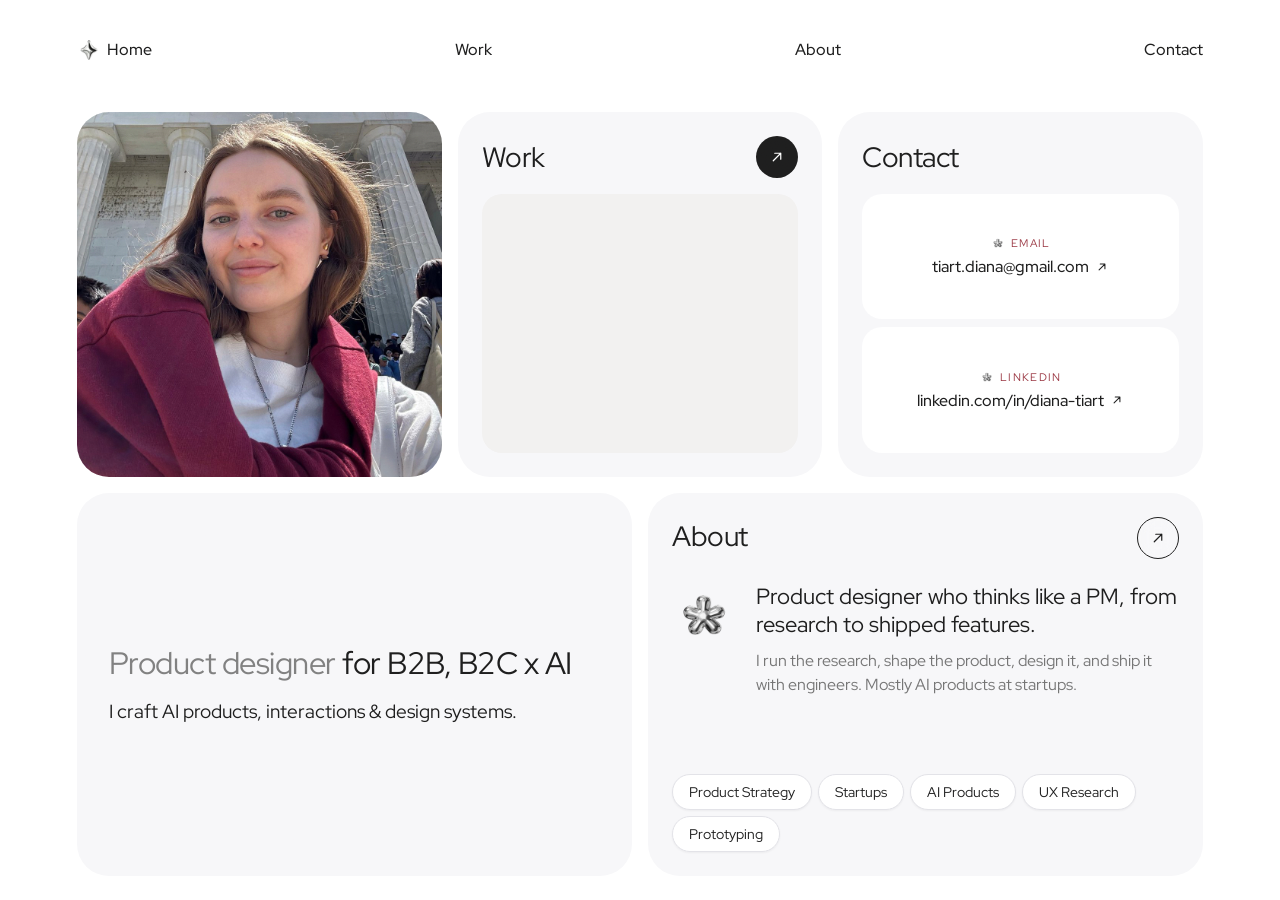
<file: site/index.html>
<!doctype html>
<html lang="en">
<head>
  <meta charset="UTF-8">
  <meta name="viewport" content="width=device-width, initial-scale=1">
  <title>Diana Tiart — Product Designer</title>
  <link rel="icon" type="image/png" href="assets/favicon.png">
  <meta property="og:type" content="website">
  <meta property="og:title" content="Diana Tiart — Product Designer">
  <meta property="og:description" content="Diana Tiart — Product Designer crafting AI-native product experiences, from research to design systems.">
  <meta name="description" content="Diana Tiart — Product Designer crafting AI-native product experiences, from research to design systems.">

  <link rel="preconnect" href="https://fonts.googleapis.com">
  <link rel="preconnect" href="https://fonts.gstatic.com" crossorigin>
  <link href="https://fonts.googleapis.com/css2?family=Red+Hat+Display:wght@400;500&display=swap" rel="stylesheet">

  <link rel="stylesheet" href="styles.css?v=202">
</head>
<body>
  <div class="grain" aria-hidden="true"></div>

  <header class="nav-wrap">
    <nav class="pill-nav">
      <a href="/" class="pill-nav__item is-active">
        <span class="pill-nav__icon" aria-hidden="true"><img class="pill-nav__icon-img" src="assets/menu-star.png?v=3" alt="" width="24" height="24"></span>
        <span class="pill-nav__label"><span class="pill-nav__label-inner">Home</span><span class="pill-nav__label-inner" aria-hidden="true">Home</span></span>
      </a>
      <a href="/work" class="pill-nav__item">
        <span class="pill-nav__icon" aria-hidden="true"><img class="pill-nav__icon-img" src="assets/menu-star.png?v=3" alt="" width="24" height="24"></span>
        <span class="pill-nav__label"><span class="pill-nav__label-inner">Work</span><span class="pill-nav__label-inner" aria-hidden="true">Work</span></span>
      </a>
      <a href="/about" class="pill-nav__item">
        <span class="pill-nav__icon" aria-hidden="true"><img class="pill-nav__icon-img" src="assets/menu-star.png?v=3" alt="" width="24" height="24"></span>
        <span class="pill-nav__label"><span class="pill-nav__label-inner">About</span><span class="pill-nav__label-inner" aria-hidden="true">About</span></span>
      </a>
      <a href="/contact" class="pill-nav__item">
        <span class="pill-nav__icon" aria-hidden="true"><img class="pill-nav__icon-img" src="assets/menu-star.png?v=3" alt="" width="24" height="24"></span>
        <span class="pill-nav__label"><span class="pill-nav__label-inner">Contact</span><span class="pill-nav__label-inner" aria-hidden="true">Contact</span></span>
      </a>
    </nav>
  </header>

  <main>
    <section class="hero hero--bento" id="home">
      <div class="bento rise-group is-page-hero">

        <!-- Row 1 — three squares: photo, Work, Contact -->
        <div class="tile bento__photo rise" style="--d:120ms">
          <img class="hero-photo-img" src="assets/diana-photo-tile.jpg?v=5" alt="Diana Tiart smiling, taking a selfie in front of the Lincoln Memorial" width="960" height="960">
        </div>

        <a class="tile bento__work rise" style="--d:200ms" href="/work" aria-label="Work">
          <div class="bento__head">
            <span class="tile__title">Work</span>
            <span class="tile__arrow tile__arrow--solid" aria-hidden="true"><svg width="18" height="18" viewBox="0 0 24 24" fill="none"><path d="M7 17L17 7M17 7H9M17 7V15" stroke="currentColor" stroke-width="1.6" stroke-linecap="round" stroke-linejoin="round"/></svg></span>
          </div>
          <div class="bento__reel" aria-hidden="true">
            <div class="bento__slide bento__slide--1">
              <video autoplay loop muted playsinline poster="assets/seo-flow-3-brief.jpg?v=4">
                <source src="assets/seo-cover.webm?v=2" type="video/webm">
                <source src="assets/seo-cover.mp4?v=2" type="video/mp4">
              </video>
            </div>
            <div class="bento__slide bento__slide--2">
              <video autoplay loop muted playsinline>
                <source src="assets/search-cover.webm?v=3" type="video/webm">
                <source src="assets/search-cover.mp4?v=3" type="video/mp4">
              </video>
            </div>
            <div class="bento__slide bento__slide--3">
              <video autoplay loop muted playsinline poster="assets/ios-cover-poster.jpg?v=1">
                <source src="assets/ios-cover.webm?v=1" type="video/webm">
                <source src="assets/ios-cover.mp4?v=1" type="video/mp4">
              </video>
            </div>
          </div>
        </a>

        <div class="tile bento__contact rise" style="--d:280ms">
          <div class="bento__head">
            <span class="tile__title">Contact</span>
          </div>
          <div class="bento__plaques">
            <a class="contact-mini" href="mailto:tiart.diana@gmail.com">
              <span class="contact-mini__eyebrow"><img class="contact-mini__star" src="assets/about-glass-star.png" alt="" width="14" height="14">Email</span>
              <span class="contact-mini__link">tiart.diana@gmail.com<svg width="14" height="14" viewBox="0 0 24 24" fill="none" aria-hidden="true"><path d="M7 17L17 7M17 7H9M17 7V15" stroke="currentColor" stroke-width="1.8" stroke-linecap="round" stroke-linejoin="round"/></svg></span>
            </a>
            <a class="contact-mini" href="https://www.linkedin.com/in/diana-tiart/" target="_blank" rel="noopener noreferrer">
              <span class="contact-mini__eyebrow"><img class="contact-mini__star" src="assets/about-glass-star.png" alt="" width="14" height="14">LinkedIn</span>
              <span class="contact-mini__link">linkedin.com/in/diana-tiart<svg width="14" height="14" viewBox="0 0 24 24" fill="none" aria-hidden="true"><path d="M7 17L17 7M17 7H9M17 7V15" stroke="currentColor" stroke-width="1.8" stroke-linecap="round" stroke-linejoin="round"/></svg></span>
            </a>
          </div>
        </div>

        <!-- Row 2 — who I am + About -->
        <div class="tile bento__id rise" style="--d:360ms">
          <h1 class="hero__heading">
            <span class="muted">Product&nbsp;designer</span> for&nbsp;B2B,&nbsp;B2C&nbsp;x&nbsp;AI
          </h1>
          <p class="hero__sub">
            I craft&nbsp;AI products, interactions &amp; design systems.
          </p>
        </div>

        <a class="tile tile--about bento__about rise" style="--d:440ms" href="/about">
          <div class="about-head">
            <span class="tile__title">About</span>
            <span class="tile__arrow tile__arrow--outline" aria-hidden="true"><svg width="18" height="18" viewBox="0 0 24 24" fill="none"><path d="M7 17L17 7M17 7H9M17 7V15" stroke="currentColor" stroke-width="1.6" stroke-linecap="round" stroke-linejoin="round"/></svg></span>
          </div>
          <div class="about-tagline-row">
            <img class="about-icon" src="assets/about-glass-star.png" alt="" width="56" height="56">
            <div class="about-copy">
              <p class="about-tagline">Product designer who thinks like a PM, from research to shipped features.</p>
              <p class="about-support">I run the research, shape the product, design it, and ship it with engineers. Mostly AI products at startups.</p>
            </div>
          </div>
          <div class="about-chips">
            <span class="about-chip">Product Strategy</span>
            <span class="about-chip">Startups</span>
            <span class="about-chip">AI Products</span>
            <span class="about-chip">UX Research</span>
            <span class="about-chip">Prototyping</span>
          </div>
        </a>

      </div>
    </section>
  </main>

  <script src="script.js?v=24"></script>
</body>
</html>
</file>
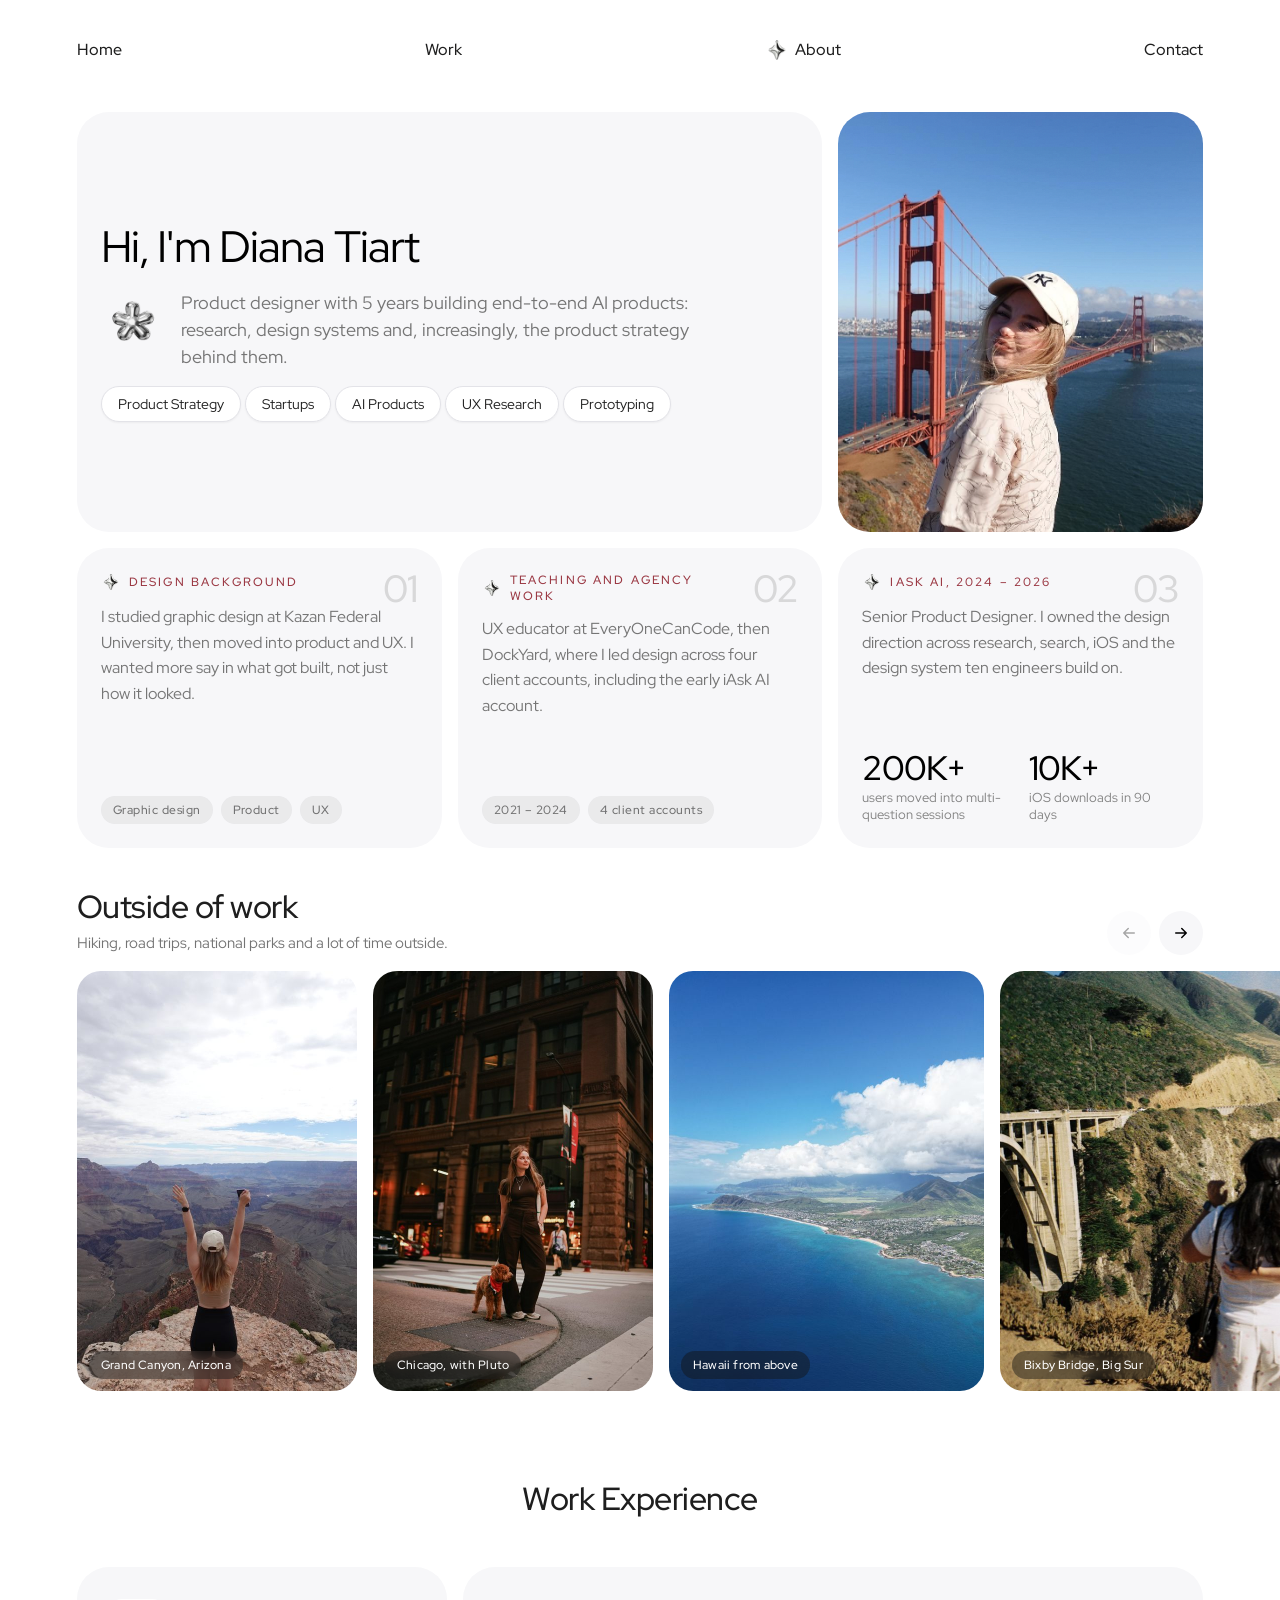
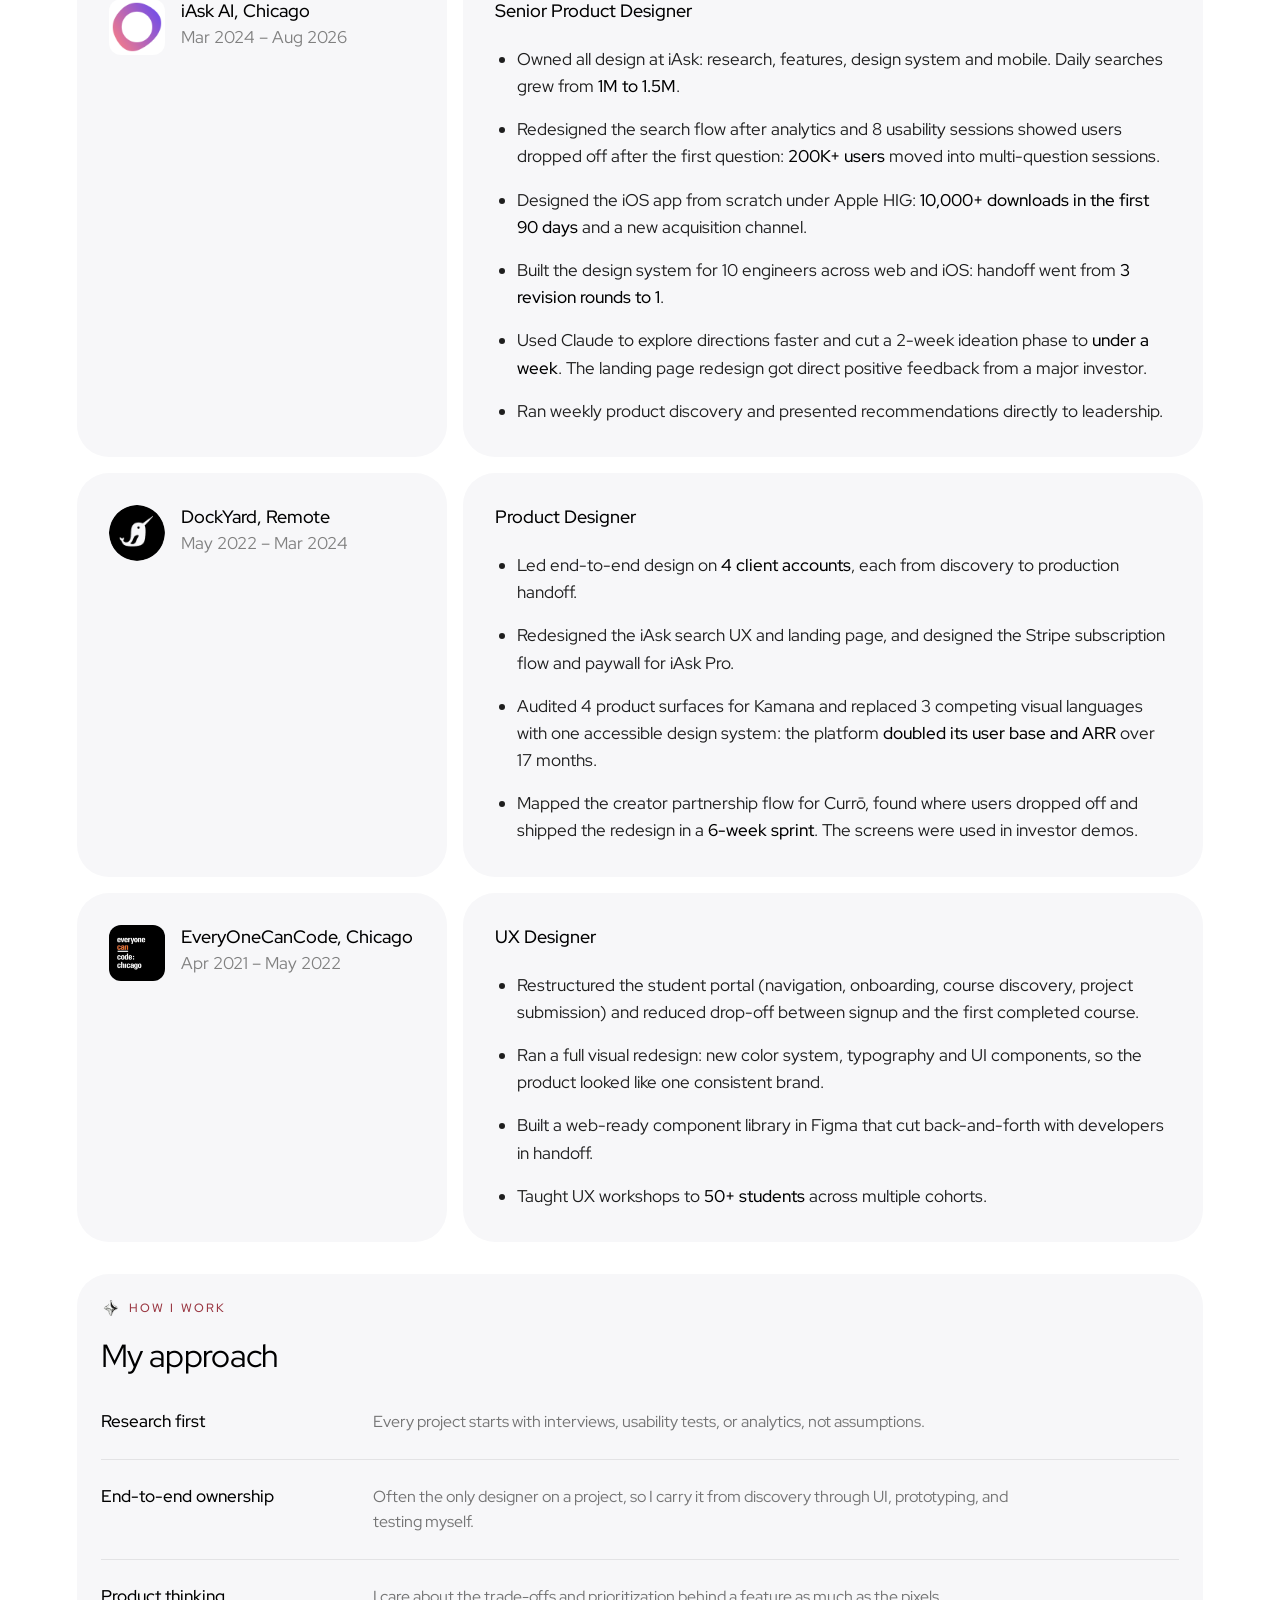
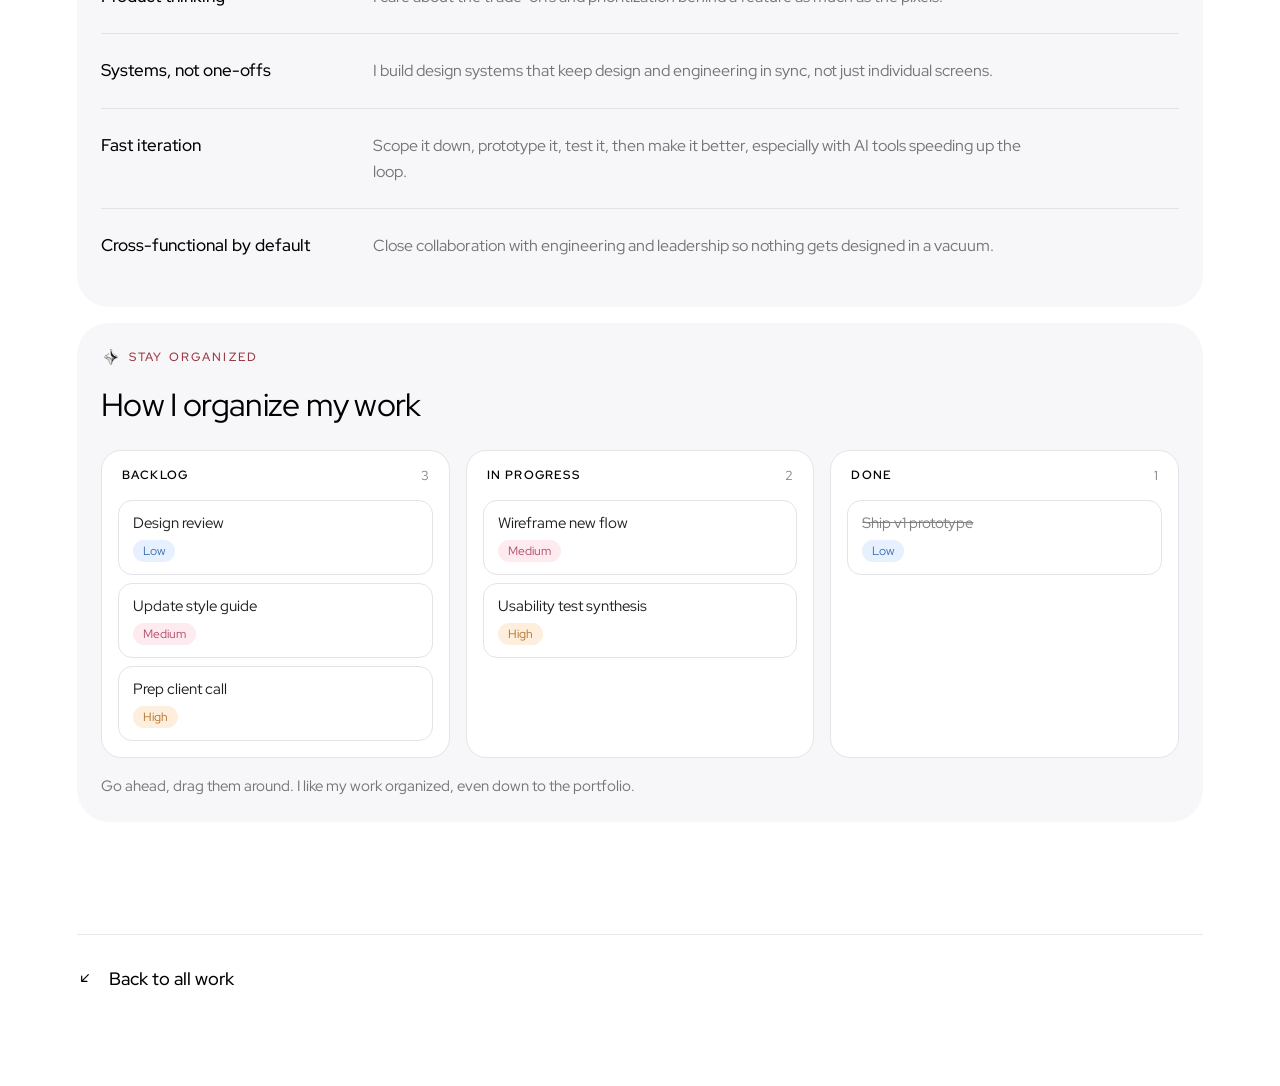
<file: site/about.html>
<!doctype html>
<html lang="en">
<head>
  <meta charset="UTF-8">
  <meta name="viewport" content="width=device-width, initial-scale=1">
  <title>About — Diana Tiart</title>
  <link rel="icon" type="image/png" href="assets/favicon.png">
  <meta property="og:type" content="website">
  <meta property="og:title" content="About — Diana Tiart">
  <meta property="og:description" content="Diana Tiart — Product Designer. My story, a few photos, and a timeline of where I've worked.">
  <meta name="description" content="Diana Tiart — Product Designer. My story, a few photos, and a timeline of where I've worked.">

  <link rel="preconnect" href="https://fonts.googleapis.com">
  <link rel="preconnect" href="https://fonts.gstatic.com" crossorigin>
  <link href="https://fonts.googleapis.com/css2?family=Red+Hat+Display:wght@400;500&display=swap" rel="stylesheet">

  <link rel="stylesheet" href="styles.css?v=202">
</head>
<body>
  <div class="grain" aria-hidden="true"></div>

  <header class="nav-wrap">
    <nav class="pill-nav">
      <a href="/" class="pill-nav__item">
        <span class="pill-nav__icon" aria-hidden="true"><img class="pill-nav__icon-img" src="assets/menu-star.png?v=3" alt="" width="24" height="24"></span>
        <span class="pill-nav__label"><span class="pill-nav__label-inner">Home</span><span class="pill-nav__label-inner" aria-hidden="true">Home</span></span>
      </a>
      <a href="/work" class="pill-nav__item">
        <span class="pill-nav__icon" aria-hidden="true"><img class="pill-nav__icon-img" src="assets/menu-star.png?v=3" alt="" width="24" height="24"></span>
        <span class="pill-nav__label"><span class="pill-nav__label-inner">Work</span><span class="pill-nav__label-inner" aria-hidden="true">Work</span></span>
      </a>
      <a href="/about" class="pill-nav__item is-active">
        <span class="pill-nav__icon" aria-hidden="true"><img class="pill-nav__icon-img" src="assets/menu-star.png?v=3" alt="" width="24" height="24"></span>
        <span class="pill-nav__label"><span class="pill-nav__label-inner">About</span><span class="pill-nav__label-inner" aria-hidden="true">About</span></span>
      </a>
      <a href="/contact" class="pill-nav__item">
        <span class="pill-nav__icon" aria-hidden="true"><img class="pill-nav__icon-img" src="assets/menu-star.png?v=3" alt="" width="24" height="24"></span>
        <span class="pill-nav__label"><span class="pill-nav__label-inner">Contact</span><span class="pill-nav__label-inner" aria-hidden="true">Contact</span></span>
      </a>
    </nav>
  </header>

  <main>
    <section class="about-page">
      <div class="about-grid rise-group is-page-hero">

        <!-- Identity + portrait -->
        <div class="about-block about-block--identity span-4 rise" style="--d:80ms">
          <h1 class="about-identity__heading">Hi, I'm Diana Tiart</h1>
          <div class="about-tagline-row">
            <img class="about-icon" src="assets/about-glass-star.png" alt="" width="64" height="64">
            <p class="about-identity__sub">Product designer with 5 years building end-to-end AI products: research, design systems and, increasingly, the product strategy behind them.</p>
          </div>
          <div class="about-chips">
            <span class="about-chip">Product Strategy</span>
            <span class="about-chip">Startups</span>
            <span class="about-chip">AI Products</span>
            <span class="about-chip">UX Research</span>
            <span class="about-chip">Prototyping</span>
          </div>
        </div>

        <div class="about-block about-block--photo span-2 rise" style="--d:120ms">
          <img src="assets/diana-golden-gate.jpg?v=2" alt="Diana Tiart at the Golden Gate Bridge, San Francisco">
        </div>

        <!-- Story: three steps, colour-coded -->
        <div class="about-block about-block--step about-block--step-1 span-2 rise" style="--d:160ms">
          <span class="step__num" aria-hidden="true">01</span>
          <span class="about-block__eyebrow about-block__eyebrow--icon"><img src="assets/menu-star.png?v=3" alt="" width="20" height="20">Design background</span>
          <p class="about-block__text">I studied graphic design at Kazan Federal University, then moved into product and UX. I wanted more say in what got built, not just how it looked.</p>
          <div class="step__chips"><span>Graphic design</span><span>Product</span><span>UX</span></div>
        </div>

        <div class="about-block about-block--step about-block--step-2 span-2 rise" style="--d:200ms">
          <span class="step__num" aria-hidden="true">02</span>
          <span class="about-block__eyebrow about-block__eyebrow--icon"><img src="assets/menu-star.png?v=3" alt="" width="20" height="20">Teaching and agency work</span>
          <p class="about-block__text">UX educator at EveryOneCanCode, then DockYard, where I led design across four client accounts, including the early iAsk AI account.</p>
          <div class="step__chips"><span>2021 – 2024</span><span>4 client accounts</span></div>
        </div>

        <div class="about-block about-block--step about-block--step-3 span-2 rise" style="--d:240ms">
          <span class="step__num" aria-hidden="true">03</span>
          <span class="about-block__eyebrow about-block__eyebrow--icon"><img src="assets/menu-star.png?v=3" alt="" width="20" height="20">iAsk AI, 2024 – 2026</span>
          <p class="about-block__text">Senior Product Designer. I owned the design direction across research, search, iOS and the design system ten engineers build on.</p>
          <div class="step__stats">
            <div><strong>200K+</strong><span>users moved into multi-question sessions</span></div>
            <div><strong>10K+</strong><span>iOS downloads in 90 days</span></div>
          </div>
        </div>

        <!-- Life outside work: horizontal photo slider -->
        <div class="about-life span-6 rise" style="--d:300ms">
          <div class="about-life__head">
            <div>
              <h2 class="about-life__heading">Outside of work</h2>
              <p class="about-life__sub">Hiking, road trips, national parks and a lot of time outside.</p>
            </div>
            <div class="about-life__nav">
              <button type="button" class="life__btn" data-dir="-1" aria-label="Previous photos"><svg width="18" height="18" viewBox="0 0 24 24" fill="none" aria-hidden="true"><path d="M19 12H5M11 6l-6 6 6 6" stroke="currentColor" stroke-width="2" stroke-linecap="round" stroke-linejoin="round"/></svg></button>
              <button type="button" class="life__btn" data-dir="1" aria-label="Next photos"><svg width="18" height="18" viewBox="0 0 24 24" fill="none" aria-hidden="true"><path d="M5 12h14M13 6l6 6-6 6" stroke="currentColor" stroke-width="2" stroke-linecap="round" stroke-linejoin="round"/></svg></button>
            </div>
          </div>
          <div class="life__track" tabindex="0" role="group" aria-label="Photo slider">
            <figure class="life__item">
              <img src="assets/life-01.jpg?v=1" alt="Diana from behind with arms raised at the Grand Canyon" height="420" loading="lazy"><figcaption>Grand Canyon, Arizona</figcaption>
            </figure>
            <figure class="life__item">
              <img src="assets/life-09.jpg?v=1" alt="Diana in Chicago standing at a street corner with her dog Pluto in a red bandana" height="420" loading="lazy"><figcaption>Chicago, with Pluto</figcaption>
            </figure>
            <figure class="life__item">
              <img src="assets/life-02.jpg?v=1" alt="Aerial view of a Hawaiian coastline and mountains" height="420" loading="lazy"><figcaption>Hawaii from above</figcaption>
            </figure>
            <figure class="life__item">
              <img src="assets/life-03.jpg?v=1" alt="Two friends hugging in front of Bixby Bridge on the California coast" height="420" loading="lazy"><figcaption>Bixby Bridge, Big Sur</figcaption>
            </figure>
            <figure class="life__item">
              <img src="assets/life-04.jpg?v=1" alt="The green Na Pali cliffs seen from Kalalau Lookout, Kauai" height="420" loading="lazy"><figcaption>Kalalau Lookout, Kauai</figcaption>
            </figure>
            <figure class="life__item">
              <img src="assets/life-05.jpg?v=3" alt="Diana sitting on a boulder by the turquoise water of Lake Tahoe" height="420" loading="lazy"><figcaption>Lake Tahoe</figcaption>
            </figure>
            <figure class="life__item">
              <img src="assets/life-10.jpg?v=1" alt="Diana sitting on a granite ledge at Glacier Point with Half Dome glowing at sunset behind her" height="420" loading="lazy"><figcaption>Glacier Point, Yosemite</figcaption>
            </figure>
            <figure class="life__item">
              <img src="assets/life-06.jpg?v=1" alt="Pigeon Point lighthouse on a rocky cliff" height="420" loading="lazy"><figcaption>Pigeon Point, California</figcaption>
            </figure>
            <figure class="life__item">
              <img src="assets/life-07.jpg?v=1" alt="Two friends walking on a beach at sunset, shot on film" height="420" loading="lazy"><figcaption>California coast</figcaption>
            </figure>
            <figure class="life__item">
              <img src="assets/life-08.jpg?v=1" alt="Diana shielding her eyes from the sun on a lava field" height="420" loading="lazy"><figcaption>Big Island, Hawaii</figcaption>
            </figure>
          </div>
        </div>

        <!-- Work experience: two-card rows (company on the left, role and
             highlights on the right). Bullets are condensed from the resume; the logo tiles are placeholders until the real company
             logos are dropped in. -->
        <div class="about-experience span-6 rise" style="--d:340ms">
          <h2 class="about-experience__heading">Work Experience</h2>

          <article class="exp-row">
            <div class="exp-card exp-card--company">
              <span class="exp-logo exp-logo--iask"><img src="assets/logo-iask.png?v=1" alt="iAsk AI logo" width="56" height="56"></span>
              <div class="exp-company">
                <h3 class="exp-company__name">iAsk AI, Chicago</h3>
                <p class="exp-company__dates">Mar 2024 – Aug 2026</p>
              </div>
            </div>
            <div class="exp-card exp-card--role">
              <h3 class="exp-role">Senior Product Designer</h3>
              <ul class="exp-list">
              <li>Owned all design at iAsk: research, features, design system and mobile. Daily searches grew from <strong>1M to 1.5M</strong>.</li>
              <li>Redesigned the search flow after analytics and 8 usability sessions showed users dropped off after the first question: <strong>200K+ users</strong> moved into multi-question sessions.</li>
              <li>Designed the iOS app from scratch under Apple HIG: <strong>10,000+ downloads in the first 90 days</strong> and a new acquisition channel.</li>
              <li>Built the design system for 10 engineers across web and iOS: handoff went from <strong>3 revision rounds to 1</strong>.</li>
              <li>Used Claude to explore directions faster and cut a 2-week ideation phase to <strong>under a week</strong>. The landing page redesign got direct positive feedback from a major investor.</li>
              <li>Ran weekly product discovery and presented recommendations directly to leadership.</li>
            </ul>
            </div>
          </article>

          <article class="exp-row">
            <div class="exp-card exp-card--company">
              <span class="exp-logo exp-logo--dockyard"><img src="assets/logo-dockyard.png?v=1" alt="DockYard logo" width="56" height="56"></span>
              <div class="exp-company">
                <h3 class="exp-company__name">DockYard, Remote</h3>
                <p class="exp-company__dates">May 2022 – Mar 2024</p>
              </div>
            </div>
            <div class="exp-card exp-card--role">
              <h3 class="exp-role">Product Designer</h3>
              <ul class="exp-list">
              <li>Led end-to-end design on <strong>4 client accounts</strong>, each from discovery to production handoff.</li>
              <li>Redesigned the iAsk search UX and landing page, and designed the Stripe subscription flow and paywall for iAsk Pro.</li>
              <li>Audited 4 product surfaces for Kamana and replaced 3 competing visual languages with one accessible design system: the platform <strong>doubled its user base and ARR</strong> over 17 months.</li>
              <li>Mapped the creator partnership flow for Currō, found where users dropped off and shipped the redesign in a <strong>6-week sprint</strong>. The screens were used in investor demos.</li>
            </ul>
            </div>
          </article>

          <article class="exp-row">
            <div class="exp-card exp-card--company">
              <span class="exp-logo exp-logo--ecc"><img src="assets/logo-ecc.jpg?v=1" alt="EveryOneCanCode logo" width="56" height="56"></span>
              <div class="exp-company">
                <h3 class="exp-company__name">EveryOneCanCode, Chicago</h3>
                <p class="exp-company__dates">Apr 2021 – May 2022</p>
              </div>
            </div>
            <div class="exp-card exp-card--role">
              <h3 class="exp-role">UX Designer</h3>
              <ul class="exp-list">
              <li>Restructured the student portal (navigation, onboarding, course discovery, project submission) and reduced drop-off between signup and the first completed course.</li>
              <li>Ran a full visual redesign: new color system, typography and UI components, so the product looked like one consistent brand.</li>
              <li>Built a web-ready component library in Figma that cut back-and-forth with developers in handoff.</li>
              <li>Taught UX workshops to <strong>50+ students</strong> across multiple cohorts.</li>
            </ul>
            </div>
          </article>
        </div>

        <!-- How I work — design philosophy, laid out as a label/description
             list (Diana's reference: bohdana.design). Content drafted from
             what's already known about her actual workflow — hers to edit,
             not copied from that reference site. -->
        <div class="about-block about-block--philosophy span-6 rise" style="--d:360ms">
          <span class="about-block__eyebrow about-block__eyebrow--icon"><img src="assets/menu-star.png?v=3" alt="" width="20" height="20">How I Work</span>
          <h2 class="about-block__heading">My approach</h2>
          <div class="about-philosophy-list">
            <div class="about-philosophy-row">
              <span class="about-philosophy-row__label">Research first</span>
              <p class="about-philosophy-row__desc">Every project starts with interviews, usability tests, or analytics, not assumptions.</p>
            </div>
            <div class="about-philosophy-row">
              <span class="about-philosophy-row__label">End-to-end ownership</span>
              <p class="about-philosophy-row__desc">Often the only designer on a project, so I carry it from discovery through UI, prototyping, and testing myself.</p>
            </div>
            <div class="about-philosophy-row">
              <span class="about-philosophy-row__label">Product thinking</span>
              <p class="about-philosophy-row__desc">I care about the trade-offs and prioritization behind a feature as much as the pixels.</p>
            </div>
            <div class="about-philosophy-row">
              <span class="about-philosophy-row__label">Systems, not one-offs</span>
              <p class="about-philosophy-row__desc">I build design systems that keep design and engineering in sync, not just individual screens.</p>
            </div>
            <div class="about-philosophy-row">
              <span class="about-philosophy-row__label">Fast iteration</span>
              <p class="about-philosophy-row__desc">Scope it down, prototype it, test it, then make it better, especially with AI tools speeding up the loop.</p>
            </div>
            <div class="about-philosophy-row">
              <span class="about-philosophy-row__label">Cross-functional by default</span>
              <p class="about-philosophy-row__desc">Close collaboration with engineering and leadership so nothing gets designed in a vacuum.</p>
            </div>
          </div>
        </div>

        <!-- Interactive mini task-board — playful, drag-to-reorder demo of
             how she stays organized. Placeholder task names only (per
             Diana's call); nothing here persists after a page reload. -->
        <div class="about-block about-block--board span-6 rise" style="--d:400ms">
          <span class="about-block__eyebrow about-block__eyebrow--icon"><img src="assets/menu-star.png?v=3" alt="" width="20" height="20">Stay Organized</span>
          <h2 class="about-block__heading">How I organize my work</h2>
          <div class="mini-board" id="mini-board">
            <div class="mini-board__col">
              <div class="mini-board__col-head">
                <span class="mini-board__col-title">Backlog</span>
                <span class="mini-board__count">3</span>
              </div>
              <div class="mini-board__list">
                <div class="mini-board__card">
                  <span class="mini-board__card-title">Design review</span>
                  <span class="mini-board__tag mini-board__tag--low">Low</span>
                </div>
                <div class="mini-board__card">
                  <span class="mini-board__card-title">Update style guide</span>
                  <span class="mini-board__tag mini-board__tag--medium">Medium</span>
                </div>
                <div class="mini-board__card">
                  <span class="mini-board__card-title">Prep client call</span>
                  <span class="mini-board__tag mini-board__tag--high">High</span>
                </div>
              </div>
            </div>
            <div class="mini-board__col">
              <div class="mini-board__col-head">
                <span class="mini-board__col-title">In Progress</span>
                <span class="mini-board__count">2</span>
              </div>
              <div class="mini-board__list">
                <div class="mini-board__card">
                  <span class="mini-board__card-title">Wireframe new flow</span>
                  <span class="mini-board__tag mini-board__tag--medium">Medium</span>
                </div>
                <div class="mini-board__card">
                  <span class="mini-board__card-title">Usability test synthesis</span>
                  <span class="mini-board__tag mini-board__tag--high">High</span>
                </div>
              </div>
            </div>
            <div class="mini-board__col mini-board__col--done">
              <div class="mini-board__col-head">
                <span class="mini-board__col-title">Done</span>
                <span class="mini-board__count">1</span>
              </div>
              <div class="mini-board__list">
                <div class="mini-board__card mini-board__card--done">
                  <span class="mini-board__card-title">Ship v1 prototype</span>
                  <span class="mini-board__tag mini-board__tag--low">Low</span>
                </div>
              </div>
            </div>
          </div>
          <p class="about-block__text about-board-hint">Go ahead, drag them around. I like my work organized, even down to the portfolio.</p>
        </div>

        <div class="case-footer span-6 rise" style="--d:520ms">
          <a class="case-footer__next case-footer__next--back" href="/work">
            <svg width="16" height="16" viewBox="0 0 24 24" fill="none"><path d="M7 17L17 7M17 7H9M17 7V15" stroke="currentColor" stroke-width="1.8" stroke-linecap="round" stroke-linejoin="round"/></svg>
            Back to all work
          </a>
        </div>

      </div>
    </section>
  </main>

  <script src="script.js?v=24"></script>
</body>
</html>
</file>
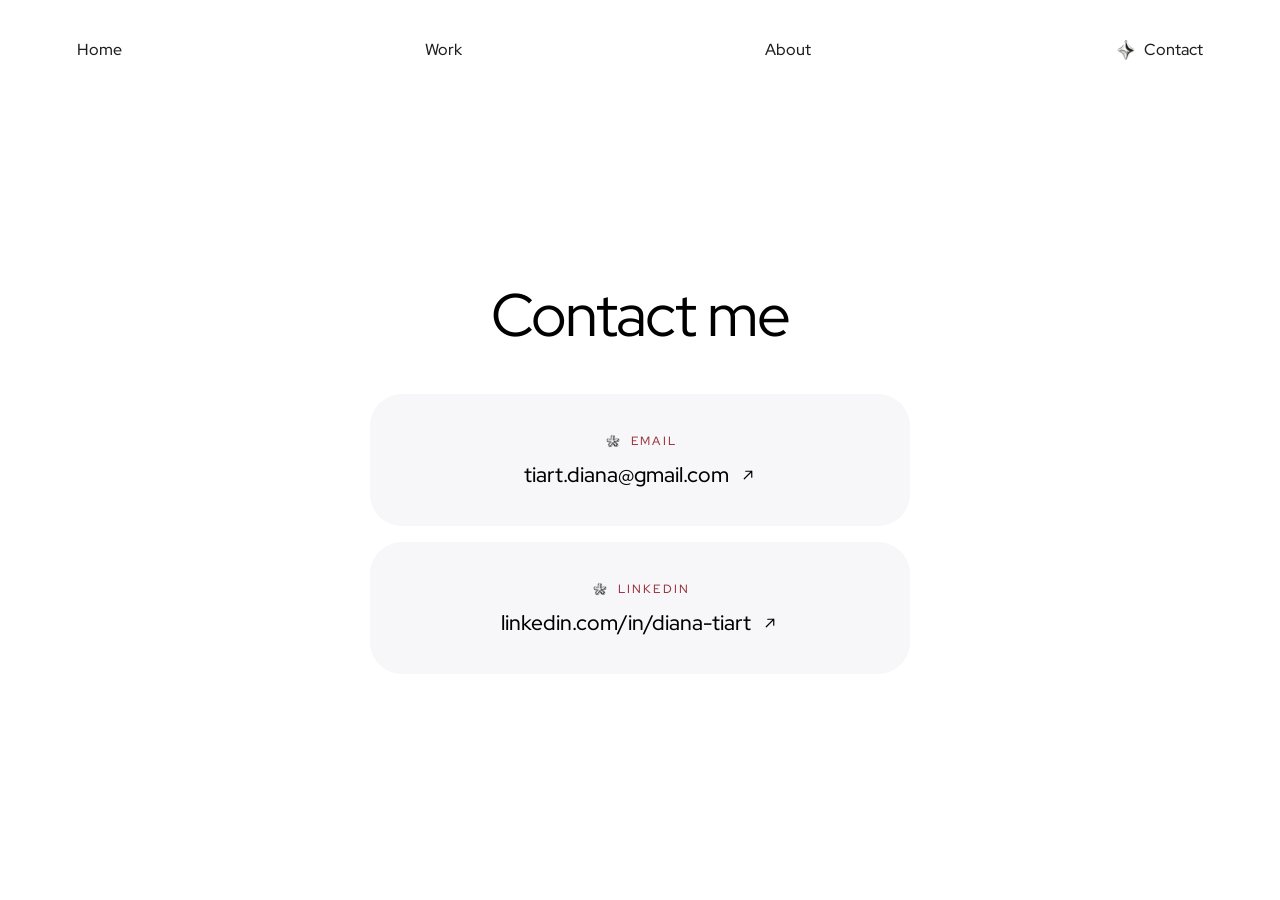
<file: site/contact.html>
<!doctype html>
<html lang="en">
<head>
  <meta charset="UTF-8">
  <meta name="viewport" content="width=device-width, initial-scale=1">
  <title>Contact — Diana Tiart</title>
  <link rel="icon" type="image/png" href="assets/favicon.png">
  <meta property="og:type" content="website">
  <meta property="og:title" content="Contact — Diana Tiart">
  <meta property="og:description" content="Contact Diana Tiart, product designer. Email or LinkedIn.">
  <meta name="description" content="Contact Diana Tiart, product designer. Email or LinkedIn.">

  <link rel="preconnect" href="https://fonts.googleapis.com">
  <link rel="preconnect" href="https://fonts.gstatic.com" crossorigin>
  <link href="https://fonts.googleapis.com/css2?family=Red+Hat+Display:wght@400;500&display=swap" rel="stylesheet">

  <link rel="stylesheet" href="styles.css?v=202">
</head>
<body>
  <div class="grain" aria-hidden="true"></div>

  <header class="nav-wrap">
    <nav class="pill-nav">
      <a href="/" class="pill-nav__item">
        <span class="pill-nav__icon" aria-hidden="true"><img class="pill-nav__icon-img" src="assets/menu-star.png?v=3" alt="" width="24" height="24"></span>
        <span class="pill-nav__label"><span class="pill-nav__label-inner">Home</span><span class="pill-nav__label-inner" aria-hidden="true">Home</span></span>
      </a>
      <a href="/work" class="pill-nav__item">
        <span class="pill-nav__icon" aria-hidden="true"><img class="pill-nav__icon-img" src="assets/menu-star.png?v=3" alt="" width="24" height="24"></span>
        <span class="pill-nav__label"><span class="pill-nav__label-inner">Work</span><span class="pill-nav__label-inner" aria-hidden="true">Work</span></span>
      </a>
      <a href="/about" class="pill-nav__item">
        <span class="pill-nav__icon" aria-hidden="true"><img class="pill-nav__icon-img" src="assets/menu-star.png?v=3" alt="" width="24" height="24"></span>
        <span class="pill-nav__label"><span class="pill-nav__label-inner">About</span><span class="pill-nav__label-inner" aria-hidden="true">About</span></span>
      </a>
      <a href="/contact" class="pill-nav__item is-active">
        <span class="pill-nav__icon" aria-hidden="true"><img class="pill-nav__icon-img" src="assets/menu-star.png?v=3" alt="" width="24" height="24"></span>
        <span class="pill-nav__label"><span class="pill-nav__label-inner">Contact</span><span class="pill-nav__label-inner" aria-hidden="true">Contact</span></span>
      </a>
    </nav>
  </header>

  <main>
    <section class="contact-page">
      <div class="contact-inner rise-group is-page-hero">
        <h1 class="contact-heading rise" style="--d:80ms">Contact me</h1>

        <div class="contact-block rise" style="--d:140ms">
          <span class="about-block__eyebrow about-block__eyebrow--icon"><img src="assets/about-glass-star.png" alt="" width="20" height="20">Email</span>
          <a class="contact-link" href="mailto:tiart.diana@gmail.com">
            tiart.diana@gmail.com
            <svg width="18" height="18" viewBox="0 0 24 24" fill="none"><path d="M7 17L17 7M17 7H9M17 7V15" stroke="currentColor" stroke-width="1.6" stroke-linecap="round" stroke-linejoin="round"/></svg>
          </a>
        </div>

        <div class="contact-block rise" style="--d:200ms">
          <span class="about-block__eyebrow about-block__eyebrow--icon"><img src="assets/about-glass-star.png" alt="" width="20" height="20">LinkedIn</span>
          <a class="contact-link" href="https://www.linkedin.com/in/diana-tiart/" target="_blank" rel="noopener noreferrer">
            linkedin.com/in/diana-tiart
            <svg width="18" height="18" viewBox="0 0 24 24" fill="none"><path d="M7 17L17 7M17 7H9M17 7V15" stroke="currentColor" stroke-width="1.6" stroke-linecap="round" stroke-linejoin="round"/></svg>
          </a>
        </div>
      </div>
    </section>
  </main>

  <script src="script.js?v=24"></script>
</body>
</html>
</file>
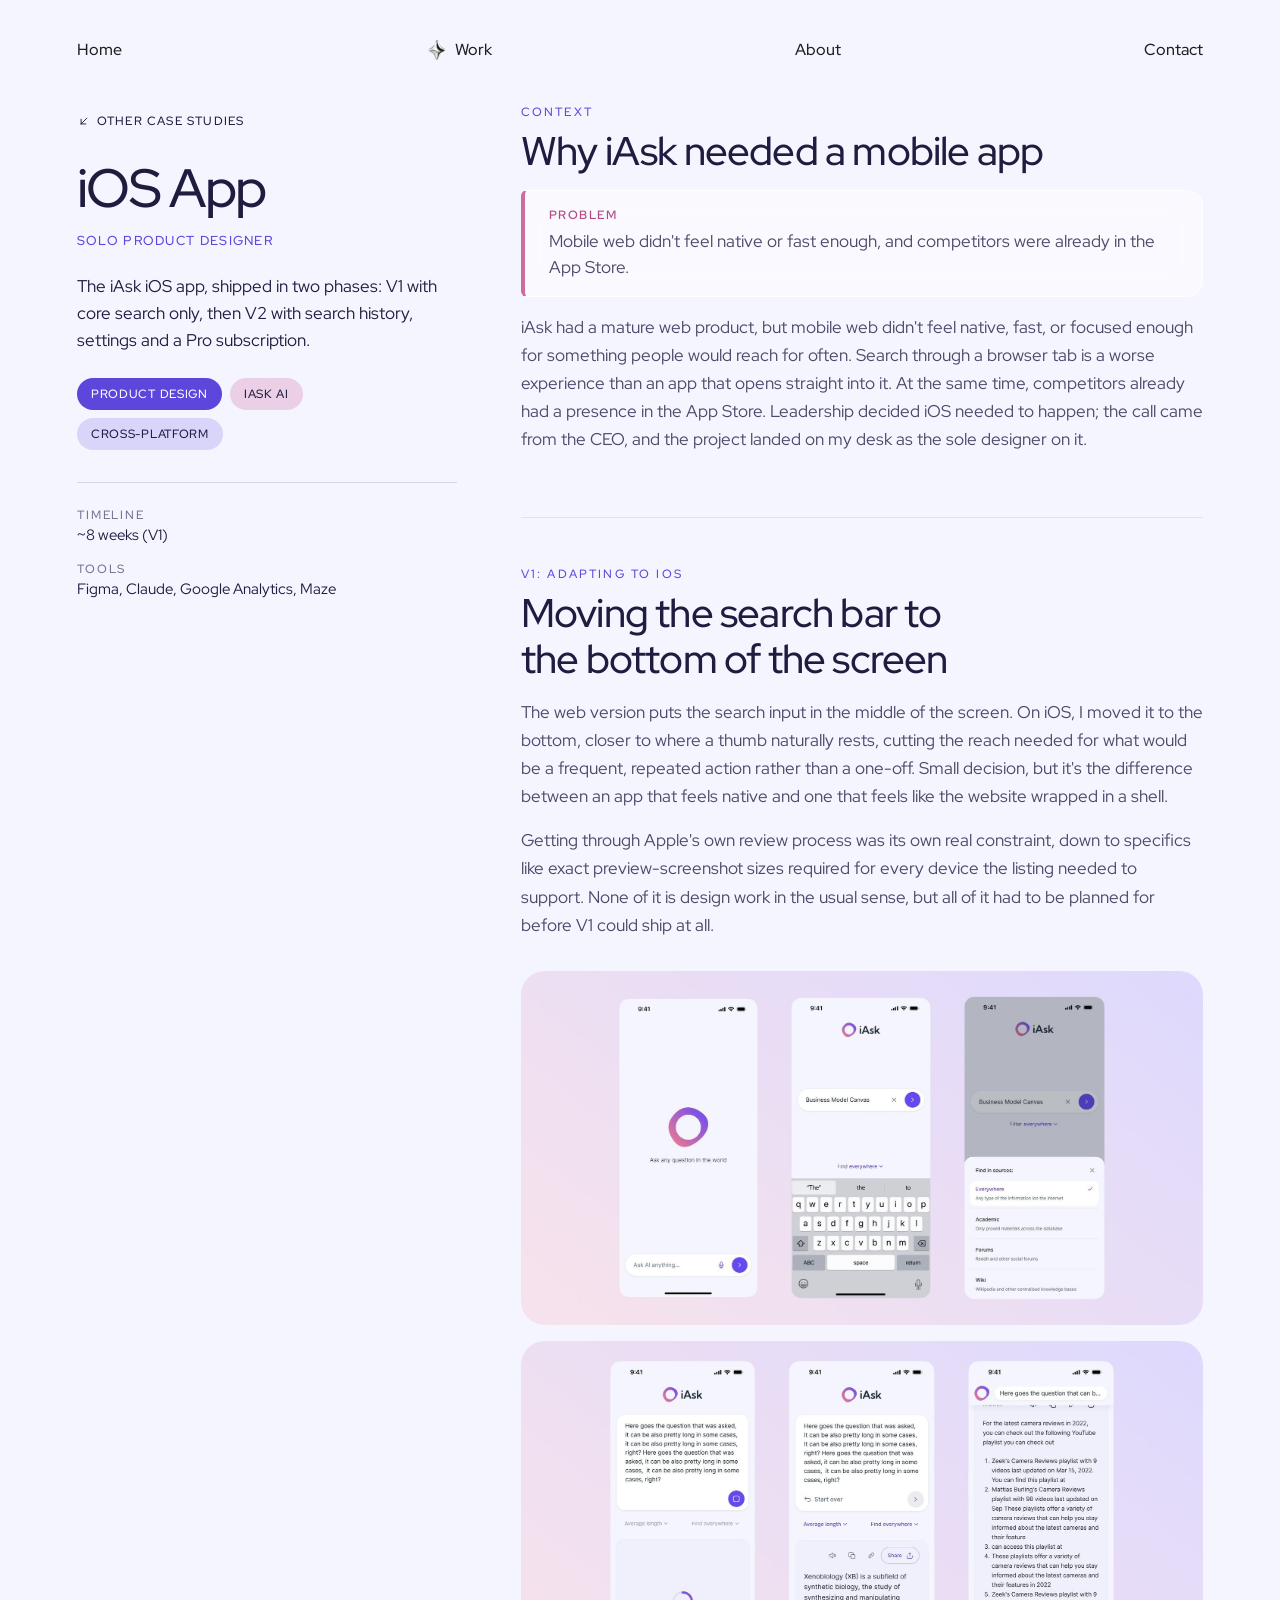
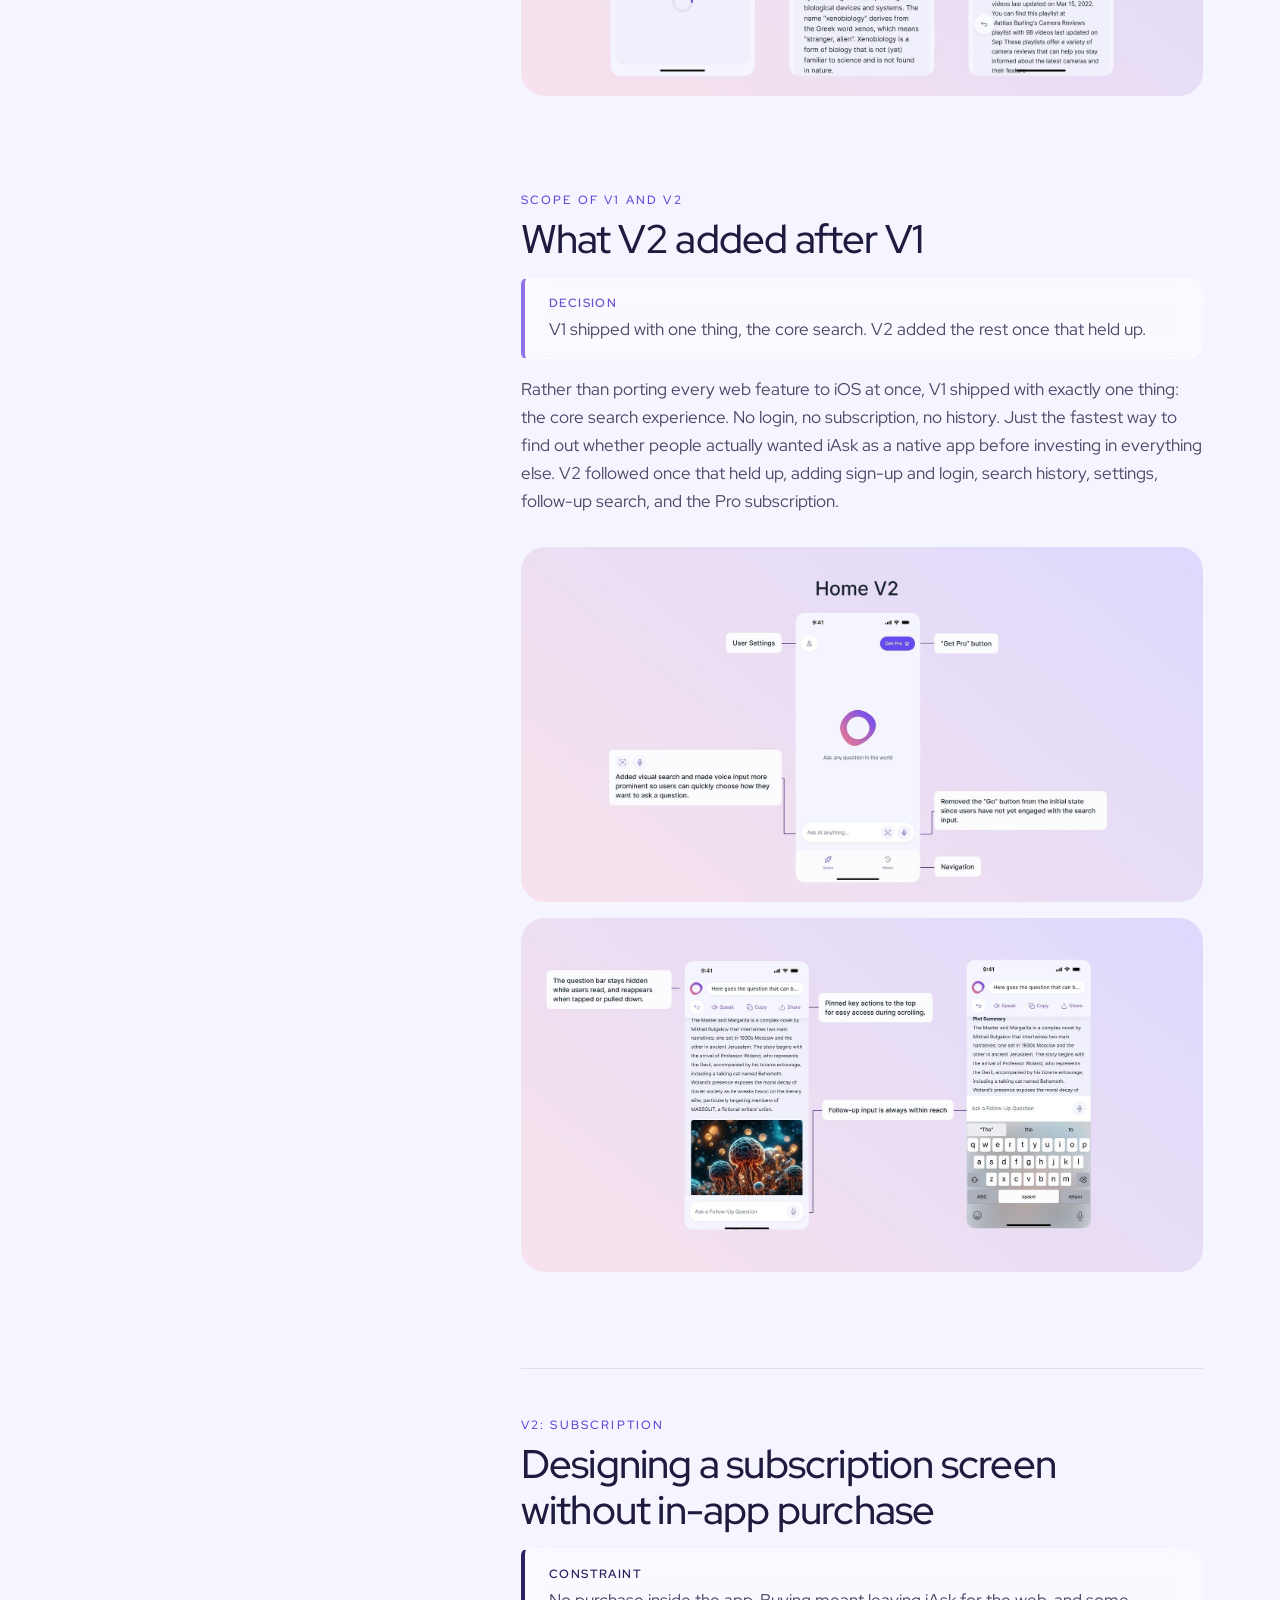
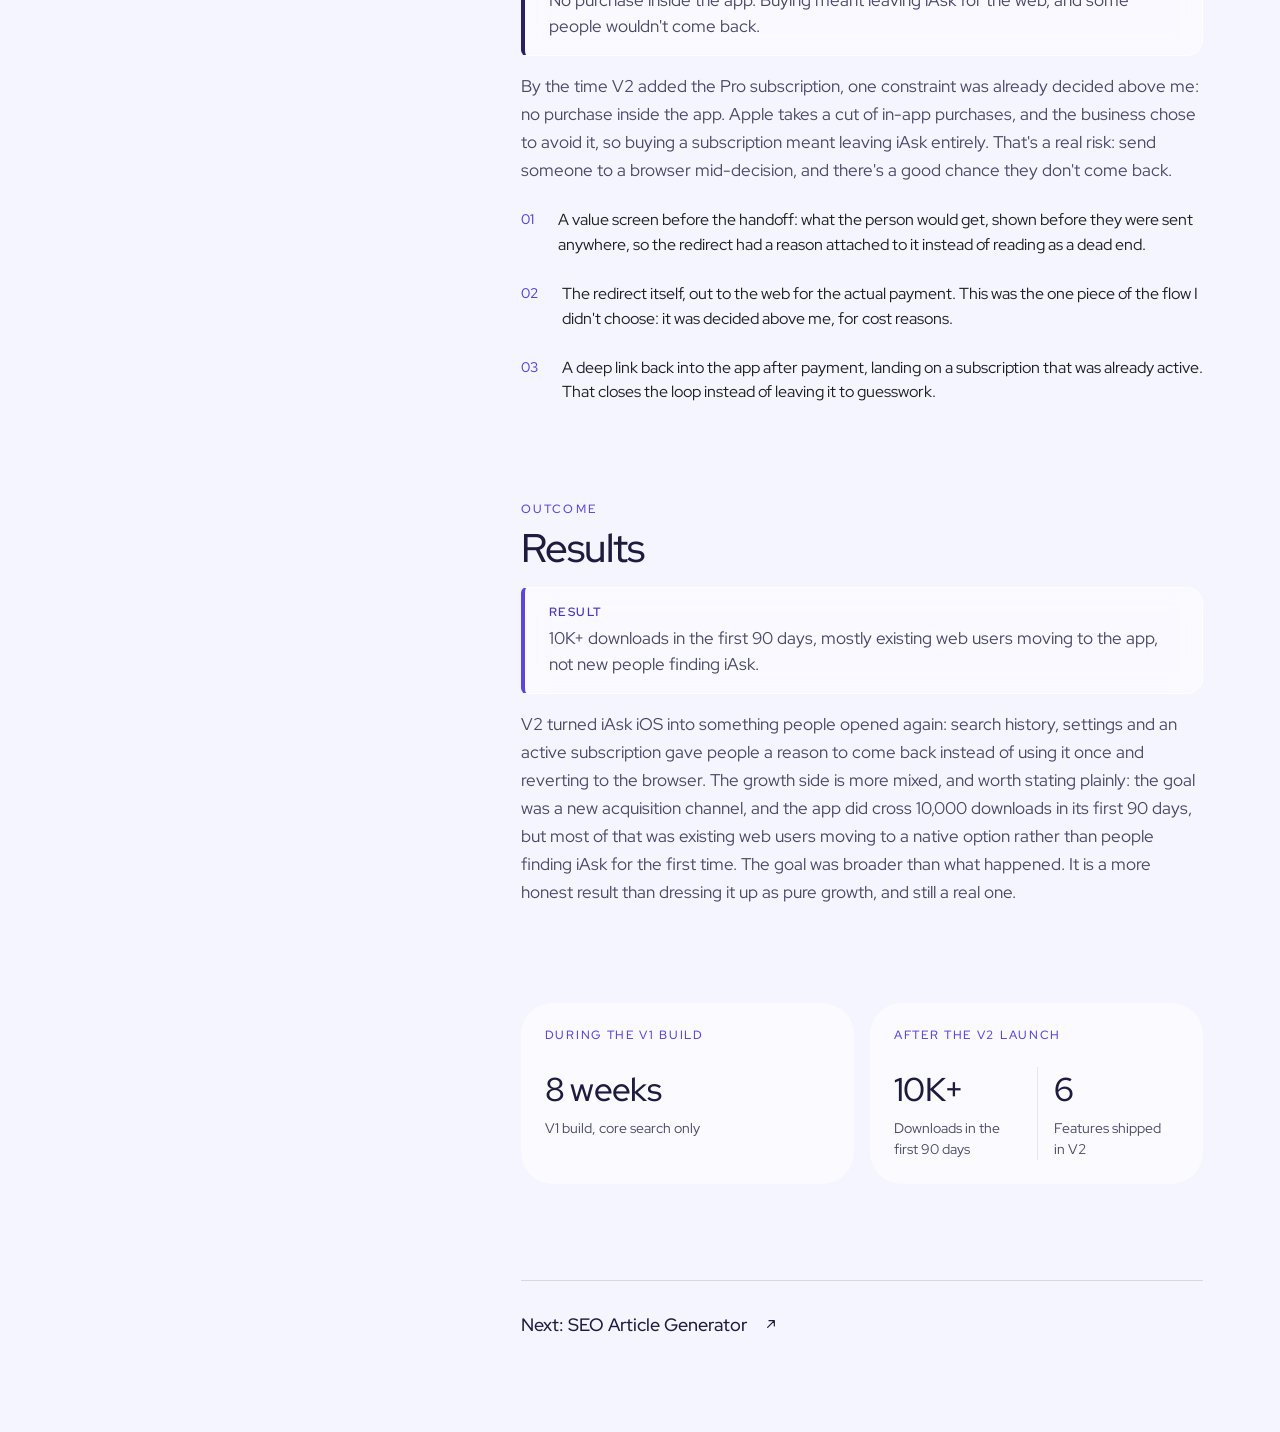
<file: site/iask-ios.html>
<!doctype html>
<html lang="en">
<head>
  <meta charset="UTF-8">
  <meta name="viewport" content="width=device-width, initial-scale=1">
  <title>iOS App — Diana Tiart</title>
  <link rel="icon" type="image/png" href="assets/favicon.png">
  <meta property="og:type" content="website">
  <meta property="og:title" content="iOS App — Diana Tiart">
  <meta property="og:description" content="Taking iAsk native on iOS in two phases — a lean V1 to prove it belonged on mobile, then a V2 designed around Apple's own subscription rules.">
  <meta name="description" content="Taking iAsk native on iOS in two phases — a lean V1 to prove it belonged on mobile, then a V2 designed around Apple's own subscription rules.">

  <link rel="preconnect" href="https://fonts.googleapis.com">
  <link rel="preconnect" href="https://fonts.gstatic.com" crossorigin>
  <link href="https://fonts.googleapis.com/css2?family=Red+Hat+Display:wght@400;500&display=swap" rel="stylesheet">

  <link rel="stylesheet" href="styles.css?v=199">
</head>
<body class="case-split theme-iask">
  <div class="grain" aria-hidden="true"></div>

  <header class="nav-wrap">
    <nav class="pill-nav">
      <a href="index.html#home" class="pill-nav__item">
        <span class="pill-nav__icon" aria-hidden="true"><img class="pill-nav__icon-img" src="assets/menu-star.png?v=3" alt="" width="24" height="24"></span>
        <span class="pill-nav__label"><span class="pill-nav__label-inner">Home</span><span class="pill-nav__label-inner" aria-hidden="true">Home</span></span>
      </a>
      <a href="work.html" class="pill-nav__item is-active">
        <span class="pill-nav__icon" aria-hidden="true"><img class="pill-nav__icon-img" src="assets/menu-star.png?v=3" alt="" width="24" height="24"></span>
        <span class="pill-nav__label"><span class="pill-nav__label-inner">Work</span><span class="pill-nav__label-inner" aria-hidden="true">Work</span></span>
      </a>
      <a href="about.html" class="pill-nav__item">
        <span class="pill-nav__icon" aria-hidden="true"><img class="pill-nav__icon-img" src="assets/menu-star.png?v=3" alt="" width="24" height="24"></span>
        <span class="pill-nav__label"><span class="pill-nav__label-inner">About</span><span class="pill-nav__label-inner" aria-hidden="true">About</span></span>
      </a>
      <a href="contact.html" class="pill-nav__item">
        <span class="pill-nav__icon" aria-hidden="true"><img class="pill-nav__icon-img" src="assets/menu-star.png?v=3" alt="" width="24" height="24"></span>
        <span class="pill-nav__label"><span class="pill-nav__label-inner">Contact</span><span class="pill-nav__label-inner" aria-hidden="true">Contact</span></span>
      </a>
    </nav>
  </header>

  <main>
    <section class="case-page case-page--split">

      <div class="split">
        <aside class="split__side rise-group is-page-hero">
          <a class="case-crumb rise" style="--d:80ms" href="work.html">
            <svg width="14" height="14" viewBox="0 0 24 24" fill="none"><path d="M7 17L17 7M17 7H9M17 7V15" stroke="currentColor" stroke-width="1.6" stroke-linecap="round" stroke-linejoin="round"/></svg>
            Other case studies
          </a>
          <h1 class="split__title rise" style="--d:140ms">iOS App</h1>
          <p class="split__role rise" style="--d:180ms">Solo product designer</p>
          <p class="split__desc rise" style="--d:220ms">The iAsk iOS app, shipped in two phases: V1 with core search only, then V2 with search history, settings and a Pro subscription.</p>
          <div class="split__tags rise" style="--d:260ms">
            <span class="split__tag split__tag--1">Product Design</span>
            <span class="split__tag split__tag--2">iAsk AI</span>
            <span class="split__tag split__tag--3">Cross-platform</span>
          </div>
          <dl class="split__meta rise" style="--d:300ms">
            <div><dt>Timeline</dt><dd>~8 weeks (V1)</dd></div>
            <div><dt>Tools</dt><dd>Figma, Claude, Google Analytics, Maze</dd></div>
          </dl>
        </aside>

        <div class="split__main">

        <div class="case-section rise-group is-page-hero" id="context">
          <span class="case-section__eyebrow rise" style="--d:60ms">Context</span>
          <h2 class="case-section__heading rise" style="--d:100ms">Why iAsk needed a mobile app</h2>
          <div class="case-goal case-goal--problem rise" style="--d:120ms">
            <span class="case-goal__label">Problem</span>
            <p class="case-goal__text">Mobile web didn't feel native or fast enough, and competitors were already in the App Store.</p>
          </div>
                    <p class="rise" style="--d:140ms">iAsk had a mature web product, but mobile web didn't feel native, fast, or focused enough for something people would reach for often. Search through a browser tab is a worse experience than an app that opens straight into it. At the same time, competitors already had a presence in the App Store. Leadership decided iOS needed to happen; the call came from the CEO, and the project landed on my desk as the sole designer on it.</p>
        </div>

        <div class="case-feature case-section rise-group" id="search-bar">
          <span class="case-section__eyebrow rise" style="--d:60ms">V1: Adapting to iOS</span>
          <h2 class="case-section__heading rise" style="--d:100ms">Moving the search bar to the bottom of the screen</h2>
          <p class="rise" style="--d:140ms">The web version puts the search input in the middle of the screen. On iOS, I moved it to the bottom, closer to where a thumb naturally rests, cutting the reach needed for what would be a frequent, repeated action rather than a one-off. Small decision, but it's the difference between an app that feels native and one that feels like the website wrapped in a shell.</p>
          <p class="rise" style="--d:180ms">Getting through Apple's own review process was its own real constraint, down to specifics like exact preview-screenshot sizes required for every device the listing needed to support. None of it is design work in the usual sense, but all of it had to be planned for before V1 could ship at all.</p>
          <div class="case-media-grid rise" style="--d:220ms">
            <div class="case-media case-media--image">
              <img src="assets/ios-v1-input-flow.jpg?v=2" alt="V1 search input flow — empty home screen, typing a question, and the Find in sources filter with Everywhere, Academic, Forums, and Wiki options">
            </div>
            <div class="case-media case-media--image">
              <img src="assets/ios-v1-answer-flow.jpg?v=2" alt="V1 answer flow — question submitted, loading state, and the full answer with share and copy options">
            </div>
          </div>
        </div>

        <div class="case-section rise-group" id="scoping">
          <span class="case-section__eyebrow rise" style="--d:60ms">Scope of V1 and V2</span>
          <h2 class="case-section__heading rise" style="--d:100ms">What V2 added after V1</h2>
          <div class="case-goal case-goal--finding rise" style="--d:120ms">
            <span class="case-goal__label">Decision</span>
            <p class="case-goal__text">V1 shipped with one thing, the core search. V2 added the rest once that held up.</p>
          </div>
                    <p class="rise" style="--d:140ms">Rather than porting every web feature to iOS at once, V1 shipped with exactly one thing: the core search experience. No login, no subscription, no history. Just the fastest way to find out whether people actually wanted iAsk as a native app before investing in everything else. V2 followed once that held up, adding sign-up and login, search history, settings, follow-up search, and the Pro subscription.</p>
          <div class="case-media-grid rise" style="--d:180ms">
            <div class="case-media case-media--image">
              <img src="assets/ios-v2-home-annotated.jpg?v=2" alt="Home V2, annotated — user settings and Get Pro button added up top, visual search and voice input made more prominent, the Go button removed, and Search/History navigation at the bottom">
            </div>
            <div class="case-media case-media--image">
              <img src="assets/ios-v2-answer-annotated.jpg?v=2" alt="Answer screen V2, annotated — the question bar hides while reading and reappears on tap or pull-down, key actions pinned to the top, and the follow-up input always within reach">
            </div>
          </div>
        </div>

        <div class="case-feature case-section rise-group" id="subscription">
          <span class="case-section__eyebrow rise" style="--d:60ms">V2: Subscription</span>
          <h2 class="case-section__heading rise" style="--d:100ms">Designing a subscription screen without in-app purchase</h2>
          <div class="case-goal case-goal--solution rise" style="--d:120ms">
            <span class="case-goal__label">Constraint</span>
            <p class="case-goal__text">No purchase inside the app. Buying meant leaving iAsk for the web, and some people wouldn't come back.</p>
          </div>
                    <p class="rise" style="--d:140ms">By the time V2 added the Pro subscription, one constraint was already decided above me: no purchase inside the app. Apple takes a cut of in-app purchases, and the business chose to avoid it, so buying a subscription meant leaving iAsk entirely. That's a real risk: send someone to a browser mid-decision, and there's a good chance they don't come back.</p>
          <div class="case-findings rise" style="--d:180ms">
            <div class="case-finding">
              <span class="case-finding__index">01</span>
              <p>A value screen before the handoff: what the person would get, shown before they were sent anywhere, so the redirect had a reason attached to it instead of reading as a dead end.</p>
            </div>
            <div class="case-finding">
              <span class="case-finding__index">02</span>
              <p>The redirect itself, out to the web for the actual payment. This was the one piece of the flow I didn't choose: it was decided above me, for cost reasons.</p>
            </div>
            <div class="case-finding">
              <span class="case-finding__index">03</span>
              <p>A deep link back into the app after payment, landing on a subscription that was already active. That closes the loop instead of leaving it to guesswork.</p>
            </div>
          </div>
        </div>

  
        <div class="case-section rise-group" id="outcome">
          <span class="case-section__eyebrow rise" style="--d:60ms">Outcome</span>
          <h2 class="case-section__heading rise" style="--d:100ms">Results</h2>
          <div class="case-goal case-goal--goal rise" style="--d:120ms">
            <span class="case-goal__label">Result</span>
            <p class="case-goal__text">10K+ downloads in the first 90 days, mostly existing web users moving to the app, not new people finding iAsk.</p>
          </div>
                    <p class="rise" style="--d:140ms">V2 turned iAsk iOS into something people opened again: search history, settings and an active subscription gave people a reason to come back instead of using it once and reverting to the browser. The growth side is more mixed, and worth stating plainly: the goal was a new acquisition channel, and the app did cross 10,000 downloads in its first 90 days, but most of that was existing web users moving to a native option rather than people finding iAsk for the first time. The goal was broader than what happened. It is a more honest result than dressing it up as pure growth, and still a real one.</p>
        </div>

        <div class="case-results rise-group" id="results">
          <div class="case-result-group rise" style="--d:60ms">
            <span class="case-result-group__label">During the V1 build</span>
            <div class="case-result-group__stats case-result-group__stats--single">
              <div class="case-result-stat">
                <span class="case-result-stat__value">8&nbsp;weeks</span>
                <span class="case-result-stat__label">V1 build, core search only</span>
              </div>
            </div>
          </div>
          <div class="case-result-group rise" style="--d:120ms">
            <span class="case-result-group__label">After the V2 launch</span>
            <div class="case-result-group__stats">
              <div class="case-result-stat">
                <span class="case-result-stat__value">10K+</span>
                <span class="case-result-stat__label">Downloads in the first 90 days</span>
              </div>
              <div class="case-result-stat">
                <span class="case-result-stat__value">6</span>
                <span class="case-result-stat__label">Features shipped in V2</span>
              </div>
            </div>
          </div>
        </div>

        <div class="case-footer rise-group">
          <a class="case-footer__next rise" style="--d:60ms" href="seo-article-generator.html">
            Next: SEO Article Generator
            <svg width="16" height="16" viewBox="0 0 24 24" fill="none"><path d="M7 17L17 7M17 7H9M17 7V15" stroke="currentColor" stroke-width="1.8" stroke-linecap="round" stroke-linejoin="round"/></svg>
          </a>
        </div>

        </div>
      </div>
    </section>
  </main>

  <script src="script.js?v=23"></script>
</body>
</html>
</file>
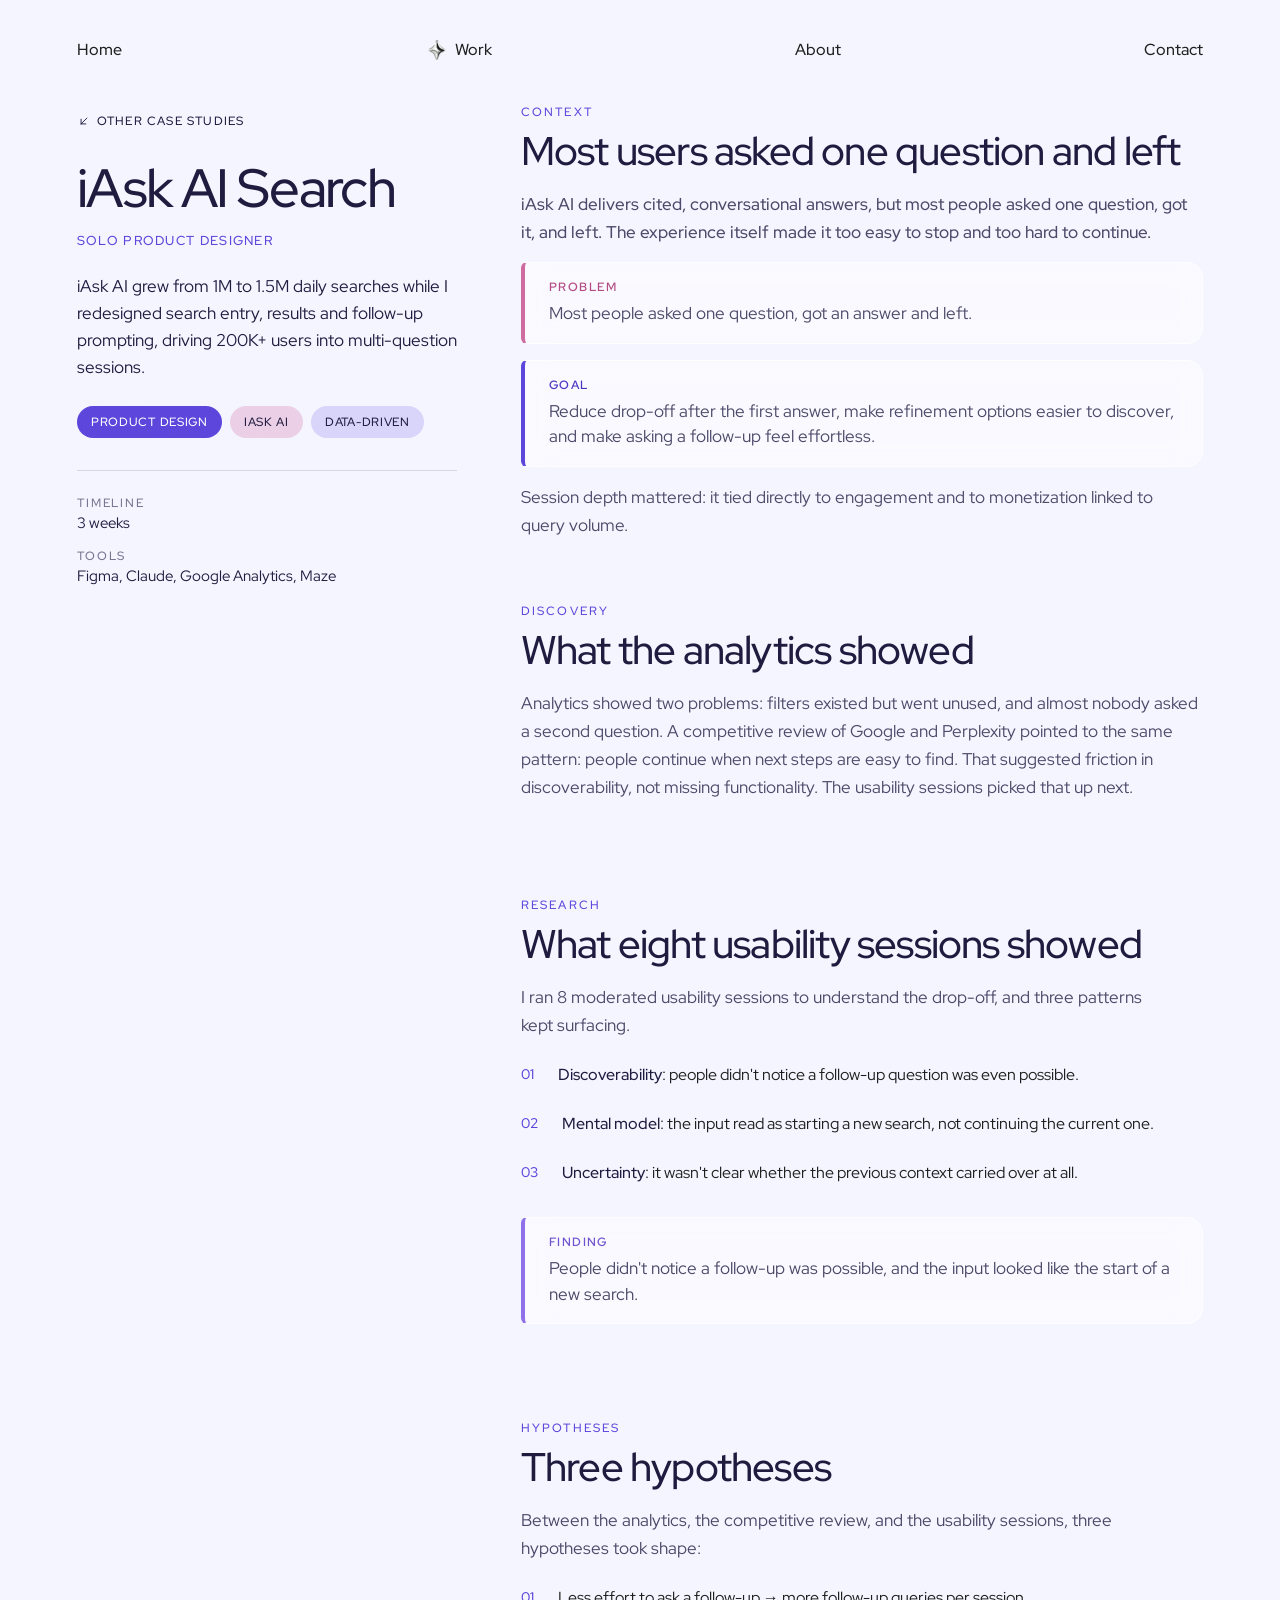
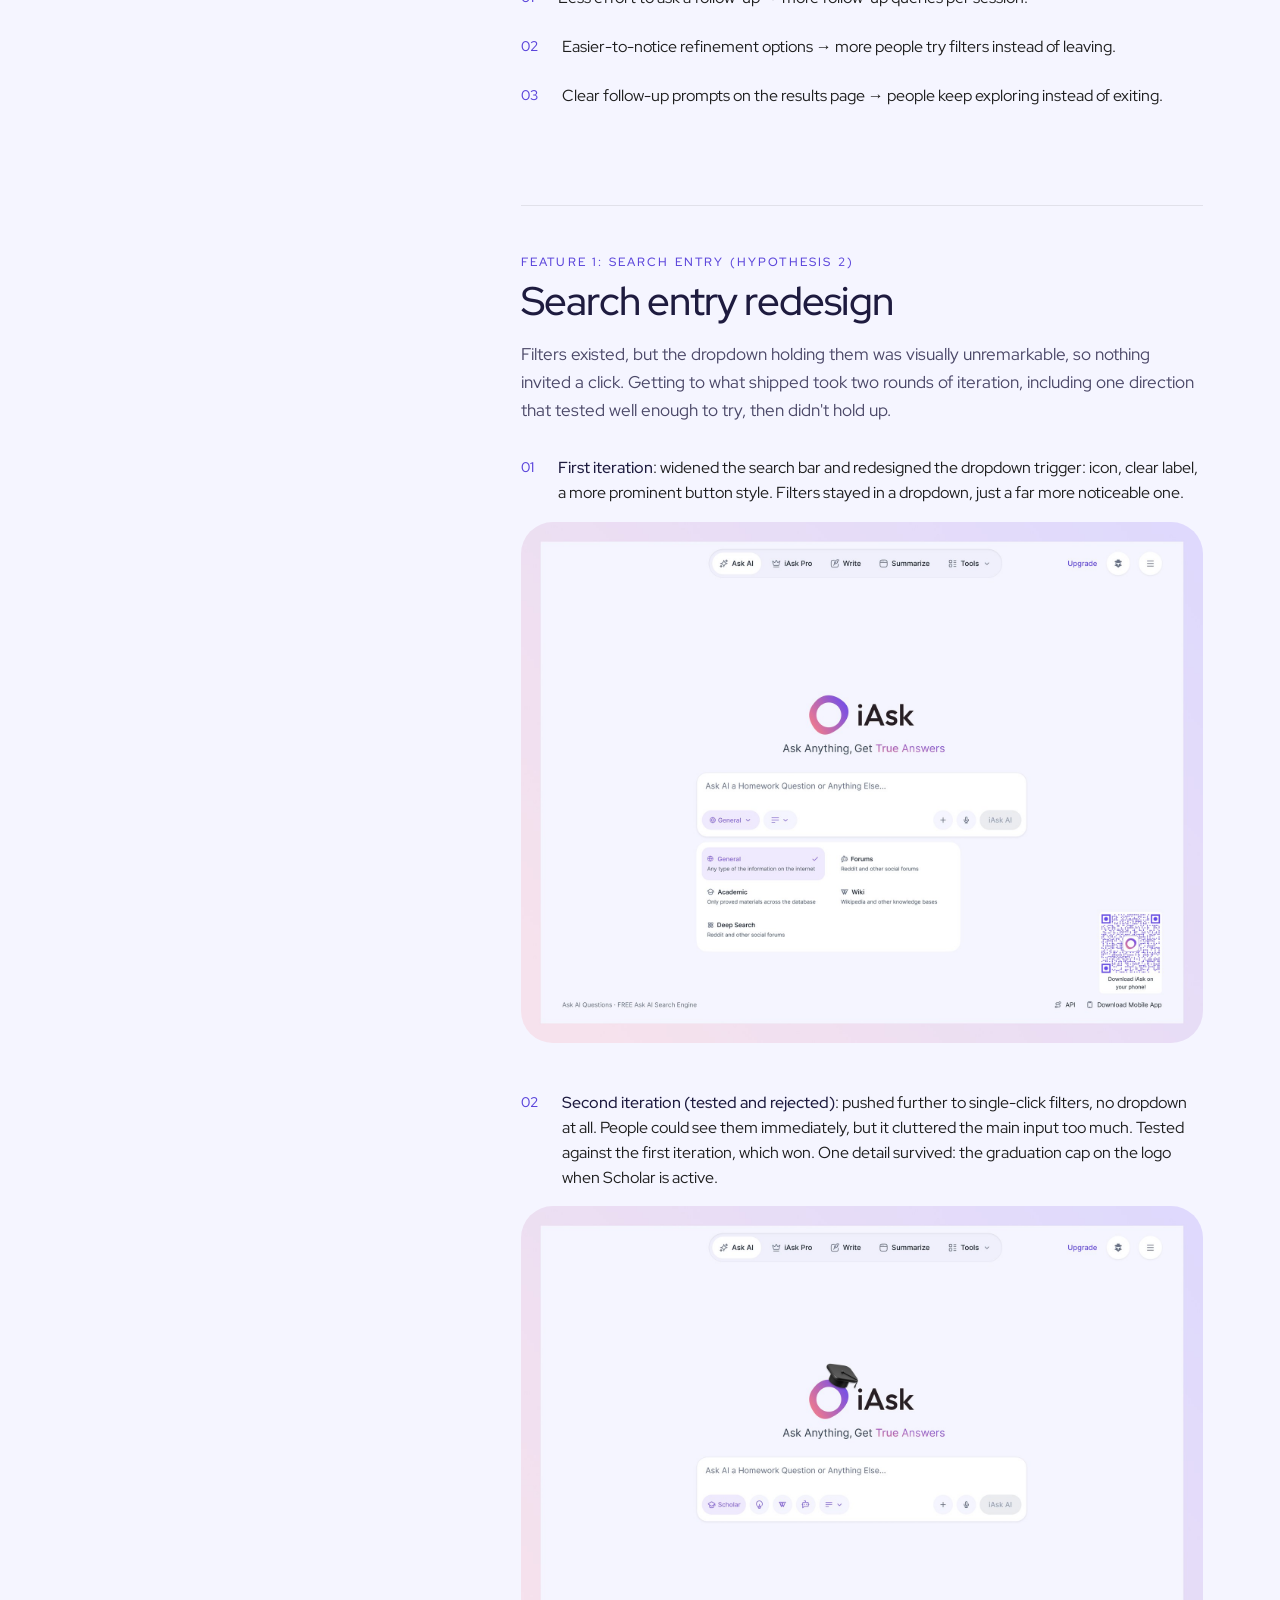
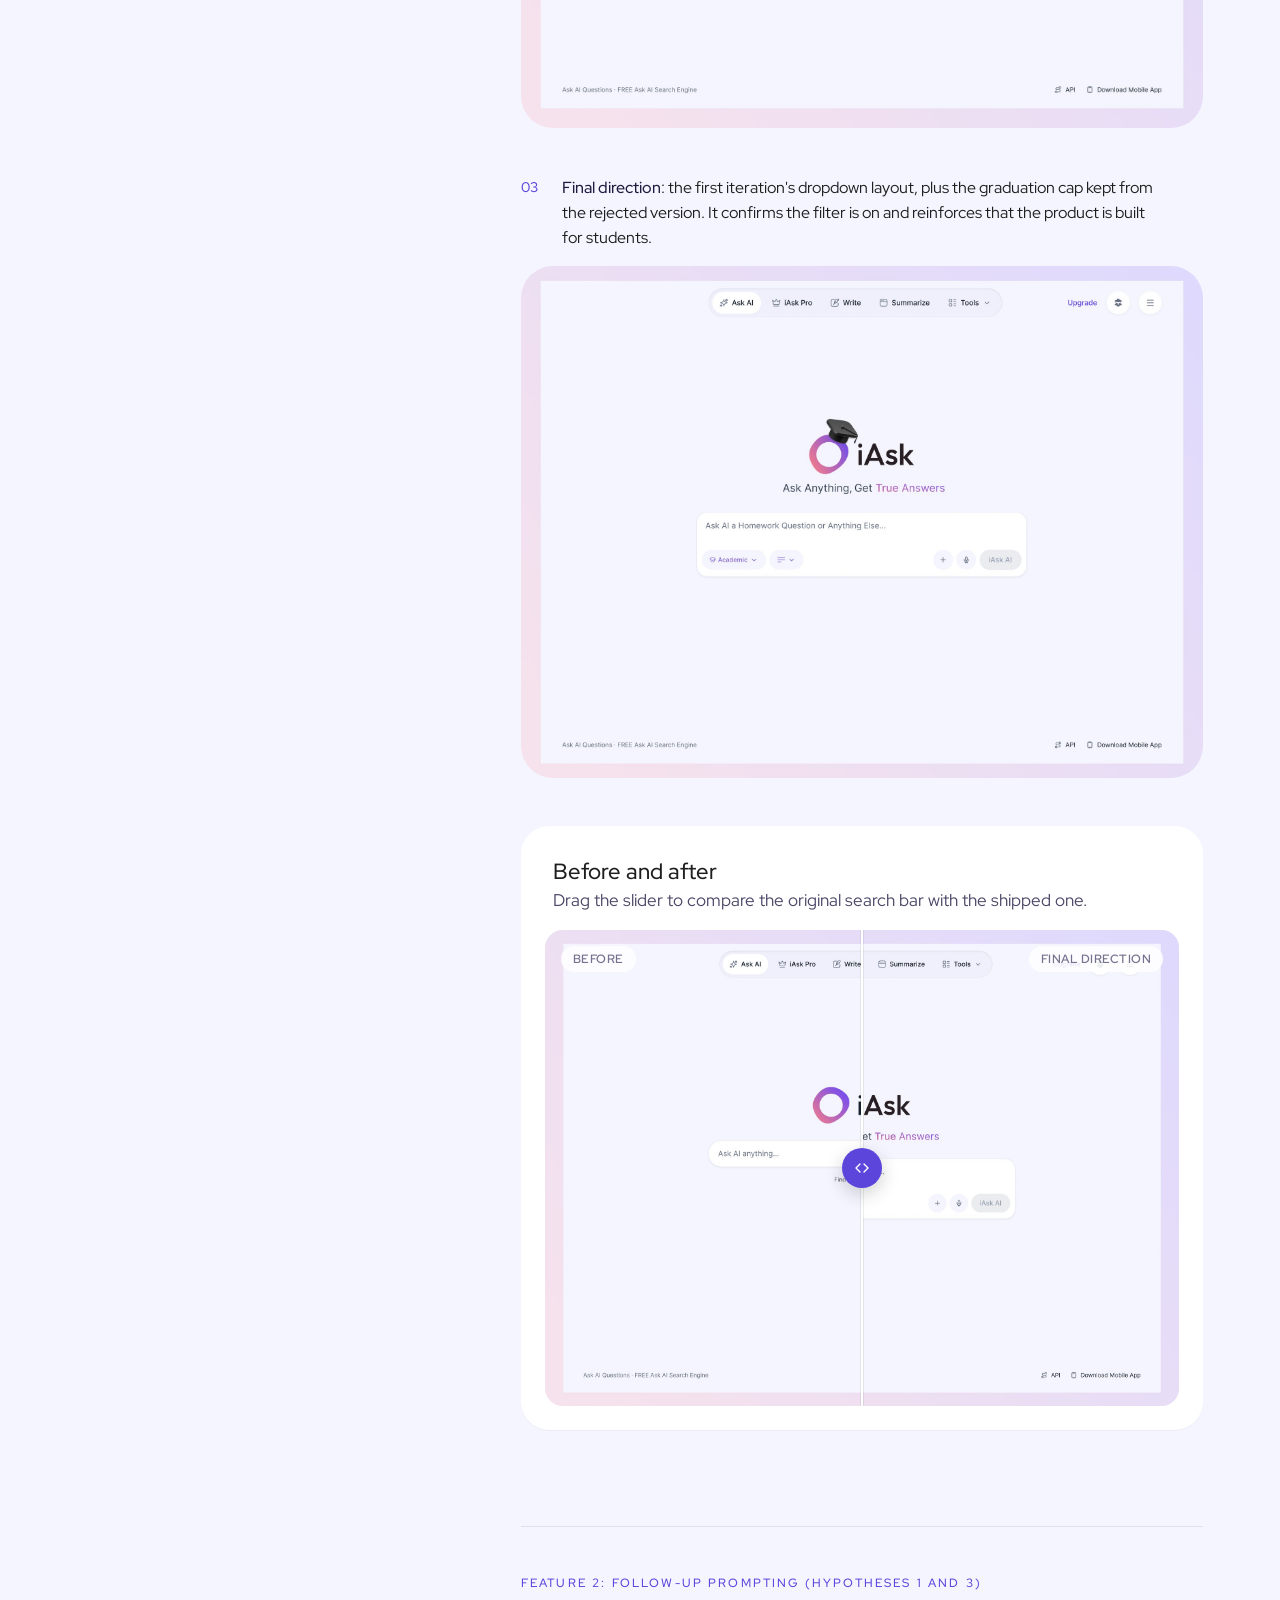
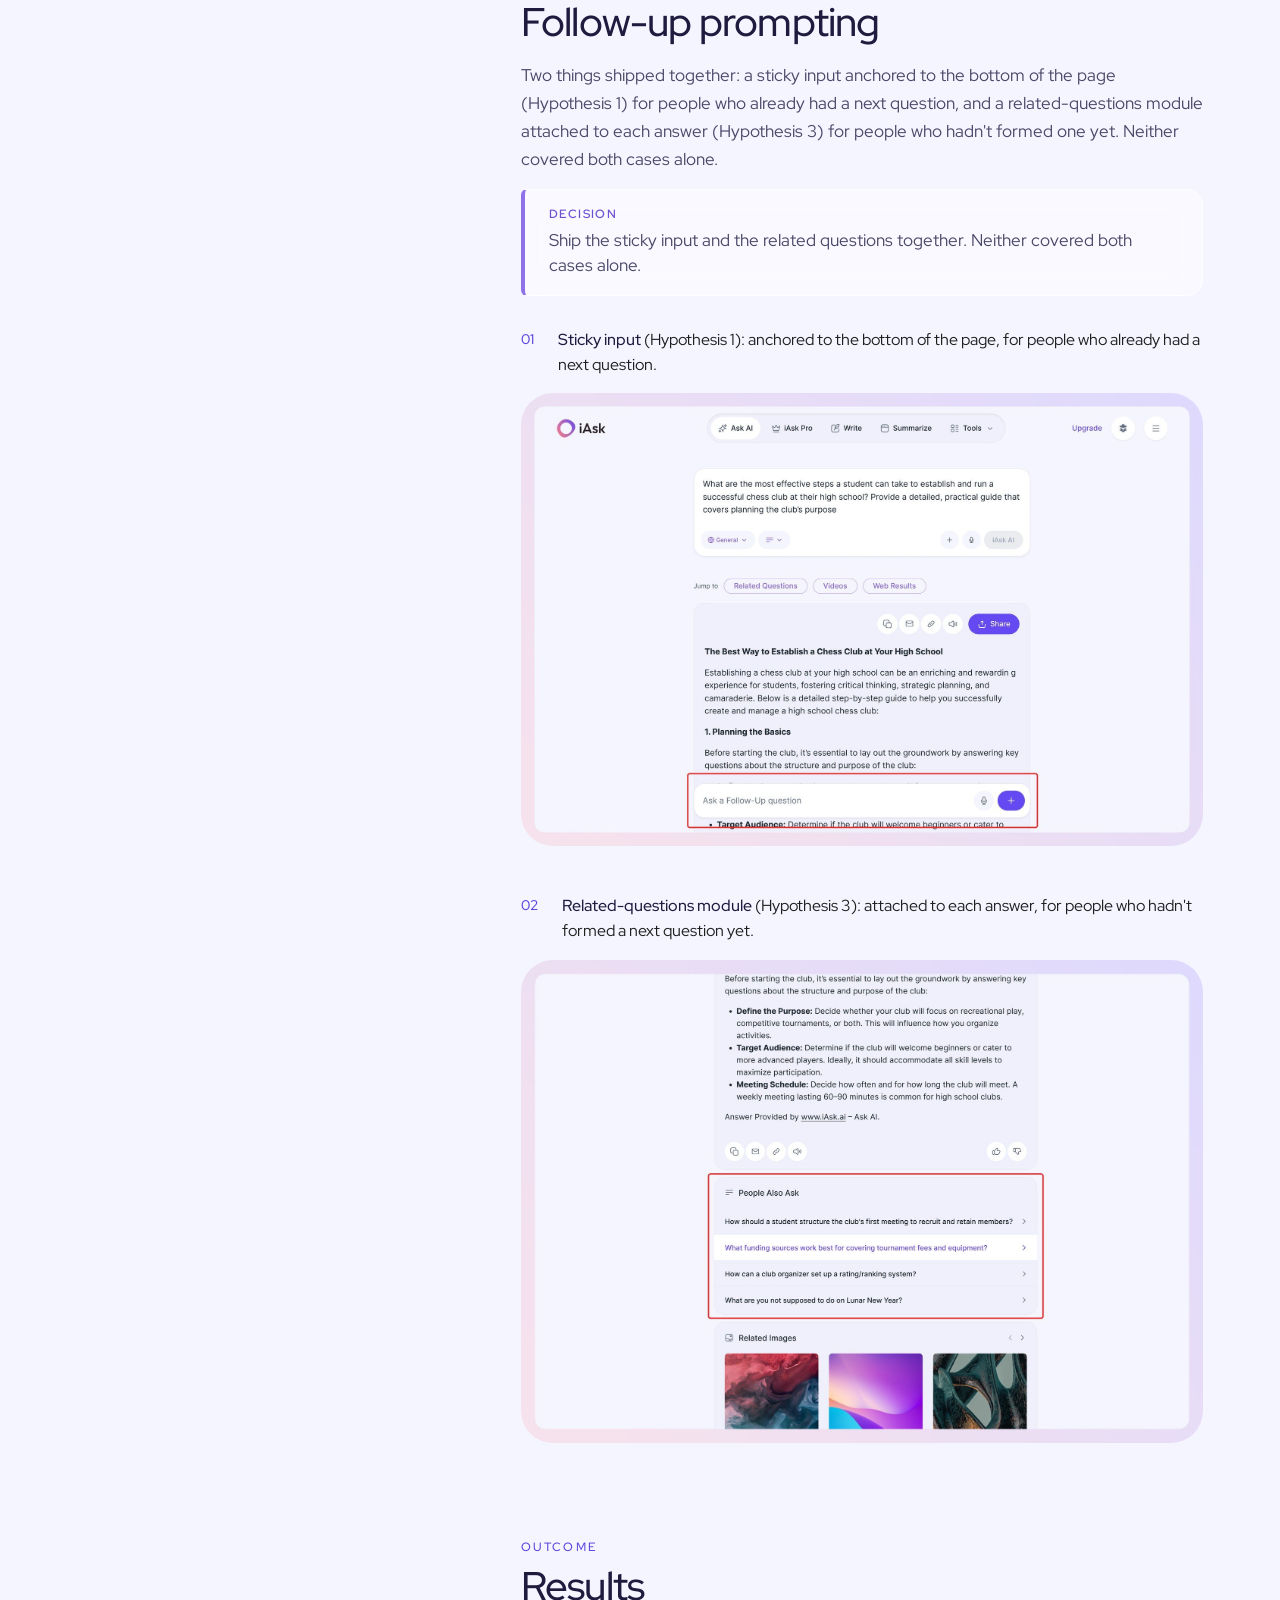
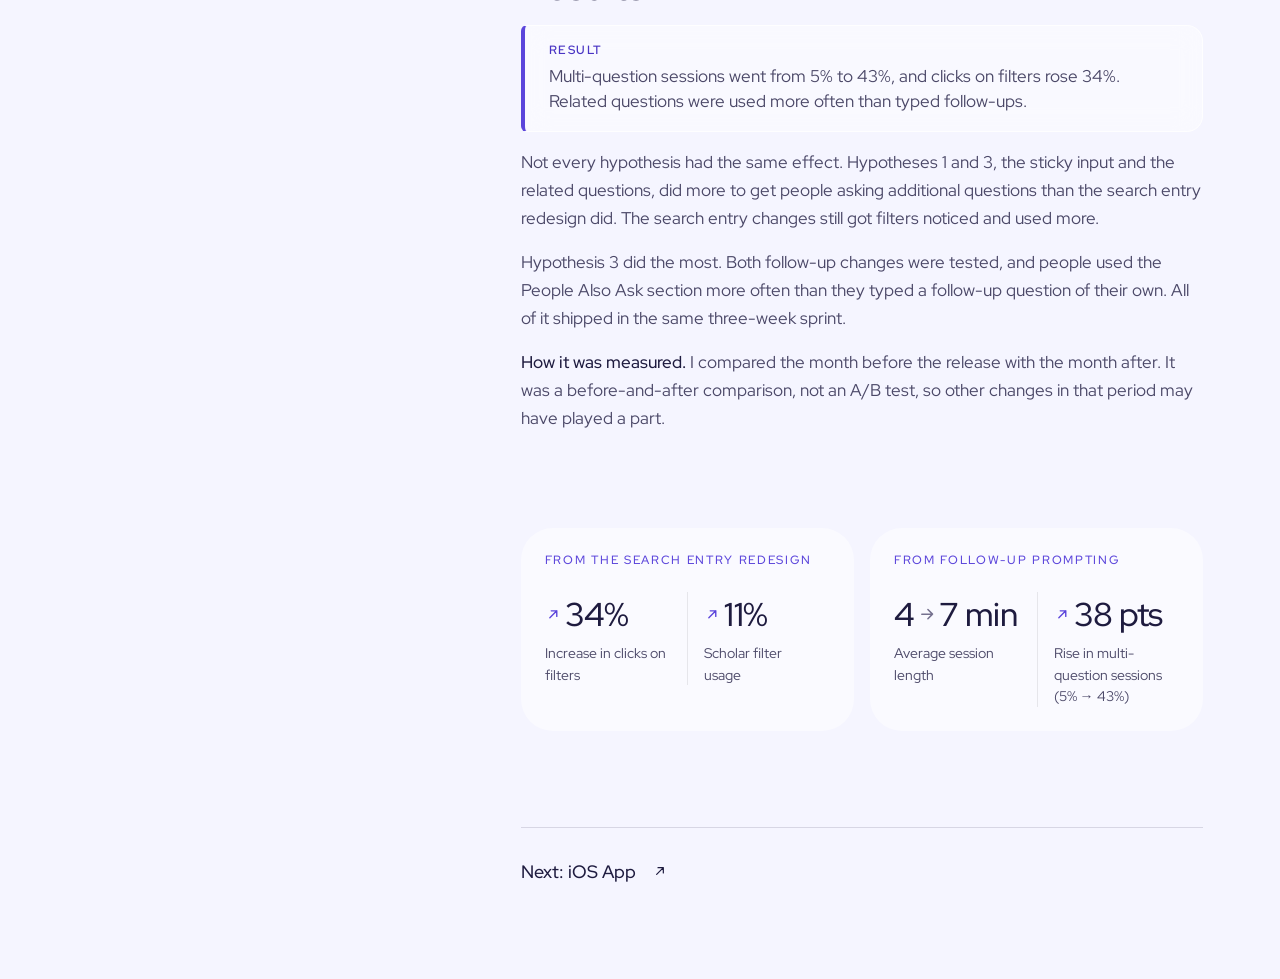
<file: site/iask-search.html>
<!doctype html>
<html lang="en">
<head>
  <meta charset="UTF-8">
  <meta name="viewport" content="width=device-width, initial-scale=1">
  <title>iAsk AI Search &amp; Growth — Diana Tiart</title>
  <link rel="icon" type="image/png" href="assets/favicon.png">
  <meta property="og:type" content="website">
  <meta property="og:title" content="iAsk AI Search &amp; Growth — Diana Tiart">
  <meta property="og:description" content="How redesigning search entry and follow-up prompting at iAsk AI drove 200K+ users into multi-question sessions.">
  <meta name="description" content="How redesigning search entry and follow-up prompting at iAsk AI drove 200K+ users into multi-question sessions.">

  <link rel="preconnect" href="https://fonts.googleapis.com">
  <link rel="preconnect" href="https://fonts.gstatic.com" crossorigin>
  <link href="https://fonts.googleapis.com/css2?family=Red+Hat+Display:wght@400;500&display=swap" rel="stylesheet">

  <link rel="stylesheet" href="styles.css?v=199">
</head>
<body class="case-split theme-iask">
  <div class="grain" aria-hidden="true"></div>

  <header class="nav-wrap">
    <nav class="pill-nav">
      <a href="index.html#home" class="pill-nav__item">
        <span class="pill-nav__icon" aria-hidden="true"><img class="pill-nav__icon-img" src="assets/menu-star.png?v=3" alt="" width="24" height="24"></span>
        <span class="pill-nav__label"><span class="pill-nav__label-inner">Home</span><span class="pill-nav__label-inner" aria-hidden="true">Home</span></span>
      </a>
      <a href="work.html" class="pill-nav__item is-active">
        <span class="pill-nav__icon" aria-hidden="true"><img class="pill-nav__icon-img" src="assets/menu-star.png?v=3" alt="" width="24" height="24"></span>
        <span class="pill-nav__label"><span class="pill-nav__label-inner">Work</span><span class="pill-nav__label-inner" aria-hidden="true">Work</span></span>
      </a>
      <a href="about.html" class="pill-nav__item">
        <span class="pill-nav__icon" aria-hidden="true"><img class="pill-nav__icon-img" src="assets/menu-star.png?v=3" alt="" width="24" height="24"></span>
        <span class="pill-nav__label"><span class="pill-nav__label-inner">About</span><span class="pill-nav__label-inner" aria-hidden="true">About</span></span>
      </a>
      <a href="contact.html" class="pill-nav__item">
        <span class="pill-nav__icon" aria-hidden="true"><img class="pill-nav__icon-img" src="assets/menu-star.png?v=3" alt="" width="24" height="24"></span>
        <span class="pill-nav__label"><span class="pill-nav__label-inner">Contact</span><span class="pill-nav__label-inner" aria-hidden="true">Contact</span></span>
      </a>
    </nav>
  </header>

  <main>
    <section class="case-page case-page--split">

      <div class="split">
        <aside class="split__side rise-group is-page-hero">
          <a class="case-crumb rise" style="--d:80ms" href="work.html">
            <svg width="14" height="14" viewBox="0 0 24 24" fill="none"><path d="M7 17L17 7M17 7H9M17 7V15" stroke="currentColor" stroke-width="1.6" stroke-linecap="round" stroke-linejoin="round"/></svg>
            Other case studies
          </a>
          <h1 class="split__title rise" style="--d:140ms">iAsk AI Search</h1>
          <p class="split__role rise" style="--d:180ms">Solo product designer</p>
          <p class="split__desc rise" style="--d:220ms">iAsk AI grew from 1M to 1.5M daily searches while I redesigned search entry, results and follow-up prompting, driving 200K+ users into multi-question sessions.</p>
          <div class="split__tags rise" style="--d:260ms">
            <span class="split__tag split__tag--1">Product Design</span>
            <span class="split__tag split__tag--2">iAsk AI</span>
            <span class="split__tag split__tag--3">Data-driven</span>
          </div>
          <dl class="split__meta rise" style="--d:300ms">
            <div><dt>Timeline</dt><dd>3 weeks</dd></div>
            <div><dt>Tools</dt><dd>Figma, Claude, Google Analytics, Maze</dd></div>
          </dl>
        </aside>

        <div class="split__main">

        <div class="case-section rise-group is-page-hero" id="context">
          <span class="case-section__eyebrow rise" style="--d:60ms">Context</span>
          <h2 class="case-section__heading rise" style="--d:100ms">Most users asked one question and left</h2>
          <p class="case-lede rise" style="--d:120ms">iAsk AI delivers cited, conversational answers, but most people asked one question, got it, and left. The experience itself made it too easy to stop and too hard to continue.</p>
          <div class="case-goal case-goal--problem rise" style="--d:130ms">
            <span class="case-goal__label">Problem</span>
            <p class="case-goal__text">Most people asked one question, got an answer and left.</p>
          </div>
          <div class="case-goal case-goal--goal rise" style="--d:150ms">
            <span class="case-goal__label">Goal</span>
            <p class="case-goal__text">Reduce drop-off after the first answer, make refinement options easier to discover, and make asking a follow-up feel effortless.</p>
          </div>
          <p class="rise" style="--d:180ms">Session depth mattered: it tied directly to engagement and to monetization linked to query volume.</p>
        </div>

        <div class="case-section rise-group" id="discovery">
          <span class="case-section__eyebrow rise" style="--d:60ms">Discovery</span>
          <h2 class="case-section__heading rise" style="--d:100ms">What the analytics showed</h2>
          <p class="rise" style="--d:140ms">Analytics showed two problems: filters existed but went unused, and almost nobody asked a second question. A competitive review of Google and Perplexity pointed to the same pattern: people continue when next steps are easy to find. That suggested friction in discoverability, not missing functionality. The usability sessions picked that up next.</p>
        </div>

        <div class="case-section rise-group" id="research">
          <span class="case-section__eyebrow rise" style="--d:60ms">Research</span>
          <h2 class="case-section__heading rise" style="--d:100ms">What eight usability sessions showed</h2>
          <p class="rise" style="--d:140ms">I ran 8 moderated usability sessions to understand the drop-off, and three patterns kept surfacing.</p>
          <div class="case-findings rise" style="--d:180ms">
            <div class="case-finding">
              <span class="case-finding__index">01</span>
              <p><strong>Discoverability</strong>: people didn't notice a follow-up question was even possible.</p>
            </div>
            <div class="case-finding">
              <span class="case-finding__index">02</span>
              <p><strong>Mental model</strong>: the input read as starting a new search, not continuing the current one.</p>
            </div>
            <div class="case-finding">
              <span class="case-finding__index">03</span>
              <p><strong>Uncertainty</strong>: it wasn't clear whether the previous context carried over at all.</p>
            </div>
          </div>
          <div class="case-goal case-goal--finding rise" style="--d:220ms">
            <span class="case-goal__label">Finding</span>
            <p class="case-goal__text">People didn't notice a follow-up was possible, and the input looked like the start of a new search.</p>
          </div>
        </div>

        <div class="case-section rise-group" id="hypotheses">
          <span class="case-section__eyebrow rise" style="--d:60ms">Hypotheses</span>
          <h2 class="case-section__heading rise" style="--d:100ms">Three hypotheses</h2>
          <p class="rise" style="--d:140ms">Between the analytics, the competitive review, and the usability sessions, three hypotheses took shape:</p>
          <div class="case-findings rise" style="--d:180ms">
            <div class="case-finding">
              <span class="case-finding__index">01</span>
              <p>Less effort to ask a follow-up → more follow-up queries per session.</p>
            </div>
            <div class="case-finding">
              <span class="case-finding__index">02</span>
              <p>Easier-to-notice refinement options → more people try filters instead of leaving.</p>
            </div>
            <div class="case-finding">
              <span class="case-finding__index">03</span>
              <p>Clear follow-up prompts on the results page → people keep exploring instead of exiting.</p>
            </div>
          </div>
        </div>

        <div class="case-feature case-section rise-group" id="search-bar">
          <span class="case-section__eyebrow rise" style="--d:60ms">Feature 1: Search entry (Hypothesis 2)</span>
          <h2 class="case-section__heading rise" style="--d:100ms">Search entry redesign</h2>
          <p class="rise" style="--d:140ms">Filters existed, but the dropdown holding them was visually unremarkable, so nothing invited a click. Getting to what shipped took two rounds of iteration, including one direction that tested well enough to try, then didn't hold up.</p>
          <div class="case-steps">
            <div class="case-step rise" style="--d:200ms">
              <div class="case-finding">
                <span class="case-finding__index">01</span>
                <p><strong>First iteration</strong>: widened the search bar and redesigned the dropdown trigger: icon, clear label, a more prominent button style. Filters stayed in a dropdown, just a far more noticeable one.</p>
              </div>
              <div class="case-media case-media--image">
                <img src="assets/search-bar-first-iteration.jpg?v=2" alt="First iteration: widened search bar with a redesigned dropdown trigger, mode selector open showing General, Academic, Forums, Wiki and Deep Search">
              </div>
            </div>
            <div class="case-step rise" style="--d:220ms">
              <div class="case-finding">
                <span class="case-finding__index">02</span>
                <p><strong>Second iteration (tested and rejected)</strong>: pushed further to single-click filters, no dropdown at all. People could see them immediately, but it cluttered the main input too much. Tested against the first iteration, which won. One detail survived: the graduation cap on the logo when Scholar is active.</p>
              </div>
              <div class="case-media case-media--image">
                <img src="assets/search-bar-second-iteration.jpg?v=3" alt="Second iteration: single-click filter pills in the bar, including Scholar, with the graduation cap shown on the logo">
              </div>
            </div>
            <div class="case-step rise" style="--d:240ms">
              <div class="case-finding">
                <span class="case-finding__index">03</span>
                <p><strong>Final direction</strong>: the first iteration's dropdown layout, plus the graduation cap kept from the rejected version. It confirms the filter is on and reinforces that the product is built for students.</p>
              </div>
              <div class="case-media case-media--image">
                <img src="assets/search-bar-after.jpg?v=3" alt="Final direction: widened bar, redesigned dropdown trigger, graduation cap shown when Academic is active">
              </div>
            </div>
          </div>
          <div class="case-compare-card">
          <div class="case-compare-intro rise" style="--d:320ms">
            <h3 class="case-compare-intro__title">Before and after</h3>
            <p class="case-compare-intro__hint">Drag the slider to compare the original search bar with the shipped one.</p>
          </div>
          <div class="case-compare rise" style="--d:340ms">
            <div class="case-compare__panel case-compare__panel--before">
              <img src="assets/search-bar-before.jpg?v=3" alt="Search entry before redesign — plain input with an unremarkable filter dropdown">
              <span class="case-compare__label case-compare__label--before">Before</span>
            </div>
            <div class="case-compare__panel case-compare__panel--after">
              <img src="assets/search-bar-after.jpg?v=3" alt="Search entry final direction — widened bar, redesigned dropdown trigger, graduation cap shown when Academic is active">
              <span class="case-compare__label case-compare__label--after">Final direction</span>
            </div>
            <div class="case-compare__handle-line" aria-hidden="true"></div>
            <div class="case-compare__handle-grip" aria-hidden="true">
              <svg width="16" height="16" viewBox="0 0 24 24" fill="none"><path d="M9 6L3 12L9 18" stroke="currentColor" stroke-width="2" stroke-linecap="round" stroke-linejoin="round"/><path d="M15 6L21 12L15 18" stroke="currentColor" stroke-width="2" stroke-linecap="round" stroke-linejoin="round"/></svg>
            </div>
            <input type="range" class="case-compare__range" min="0" max="100" value="50" aria-label="Drag to compare search entry before and final direction">
          </div>
          </div>
        </div>

        <div class="case-feature case-section rise-group" id="follow-up">
          <span class="case-section__eyebrow rise" style="--d:60ms">Feature 2: Follow-up prompting (Hypotheses 1 and 3)</span>
          <h2 class="case-section__heading rise" style="--d:100ms">Follow-up prompting</h2>
          <p class="rise" style="--d:180ms">Two things shipped together: a sticky input anchored to the bottom of the page (Hypothesis 1) for people who already had a next question, and a related-questions module attached to each answer (Hypothesis 3) for people who hadn't formed one yet. Neither covered both cases alone.</p>
          <div class="case-goal case-goal--finding rise" style="--d:230ms">
            <span class="case-goal__label">Decision</span>
            <p class="case-goal__text">Ship the sticky input and the related questions together. Neither covered both cases alone.</p>
          </div>
          <div class="case-steps">
            <div class="case-step rise" style="--d:260ms">
              <div class="case-finding">
                <span class="case-finding__index">01</span>
                <p><strong>Sticky input</strong> (Hypothesis 1): anchored to the bottom of the page, for people who already had a next question.</p>
              </div>
              <div class="case-media case-media--image">
                <img src="assets/followup-sticky-input.jpg?v=3" alt="Sticky follow-up input anchored to the bottom of the results page, with the placeholder "Ask a Follow-Up question"">
              </div>
            </div>
            <div class="case-step rise" style="--d:280ms">
              <div class="case-finding">
                <span class="case-finding__index">02</span>
                <p><strong>Related-questions module</strong> (Hypothesis 3): attached to each answer, for people who hadn't formed a next question yet.</p>
              </div>
              <div class="case-media case-media--image">
                <img src="assets/followup-related-questions.jpg?v=2" alt="People Also Ask module attached below an answer, listing related questions">
              </div>
            </div>
          </div>
        </div>

        <div class="case-section rise-group" id="outcome">
          <span class="case-section__eyebrow rise" style="--d:60ms">Outcome</span>
          <h2 class="case-section__heading rise" style="--d:100ms">Results</h2>
          <div class="case-goal case-goal--goal rise" style="--d:120ms">
            <span class="case-goal__label">Result</span>
            <p class="case-goal__text">Multi-question sessions went from 5% to 43%, and clicks on filters rose 34%. Related questions were used more often than typed follow-ups.</p>
          </div>
                    <p class="rise" style="--d:140ms">Not every hypothesis had the same effect. Hypotheses 1 and 3, the sticky input and the related questions, did more to get people asking additional questions than the search entry redesign did. The search entry changes still got filters noticed and used more.</p>
          <p class="rise" style="--d:180ms">Hypothesis 3 did the most. Both follow-up changes were tested, and people used the People Also Ask section more often than they typed a follow-up question of their own. All of it shipped in the same three-week sprint.</p>
          <p class="rise" style="--d:220ms"><strong>How it was measured.</strong> I compared the month before the release with the month after. It was a before-and-after comparison, not an A/B test, so other changes in that period may have played a part.</p>
        </div>

        <div class="case-results rise-group" id="results">
          <div class="case-result-group rise" style="--d:60ms">
            <span class="case-result-group__label">From the search entry redesign</span>
            <div class="case-result-group__stats">
              <div class="case-result-stat">
                <span class="case-result-stat__value"><svg class="case-result-stat__trend" width="18" height="18" viewBox="0 0 24 24" fill="none" aria-hidden="true"><path d="M7 17L17 7M17 7H9M17 7V15" stroke="currentColor" stroke-width="2" stroke-linecap="round" stroke-linejoin="round"/></svg>34%</span>
                <span class="case-result-stat__label">Increase in clicks on filters</span>
              </div>
              <div class="case-result-stat">
                <span class="case-result-stat__value"><svg class="case-result-stat__trend" width="18" height="18" viewBox="0 0 24 24" fill="none" aria-hidden="true"><path d="M7 17L17 7M17 7H9M17 7V15" stroke="currentColor" stroke-width="2" stroke-linecap="round" stroke-linejoin="round"/></svg>11%</span>
                <span class="case-result-stat__label">Scholar filter usage</span>
              </div>
            </div>
          </div>
          <div class="case-result-group rise" style="--d:120ms">
            <span class="case-result-group__label">From follow-up prompting</span>
            <div class="case-result-group__stats">
              <div class="case-result-stat">
                <span class="case-result-stat__value">4<svg class="case-stat__arrow" viewBox="0 0 24 24" fill="none" aria-hidden="true"><path d="M5 12h14M13 6l6 6-6 6" stroke="currentColor" stroke-width="2" stroke-linecap="round" stroke-linejoin="round"/></svg>7&nbsp;min</span>
                <span class="case-result-stat__label">Average session length</span>
              </div>
              <div class="case-result-stat">
                <span class="case-result-stat__value"><svg class="case-result-stat__trend" width="18" height="18" viewBox="0 0 24 24" fill="none" aria-hidden="true"><path d="M7 17L17 7M17 7H9M17 7V15" stroke="currentColor" stroke-width="2" stroke-linecap="round" stroke-linejoin="round"/></svg>38&nbsp;pts</span>
                <span class="case-result-stat__label">Rise in multi-question sessions (5% → 43%)</span>
              </div>
            </div>
          </div>
        </div>

        <div class="case-footer rise-group">
          <a class="case-footer__next rise" style="--d:60ms" href="iask-ios.html">
            Next: iOS App
            <svg width="16" height="16" viewBox="0 0 24 24" fill="none"><path d="M7 17L17 7M17 7H9M17 7V15" stroke="currentColor" stroke-width="1.8" stroke-linecap="round" stroke-linejoin="round"/></svg>
          </a>
        </div>

        </div>
      </div>
    </section>
  </main>

  <script src="script.js?v=23"></script>
</body>
</html>
</file>
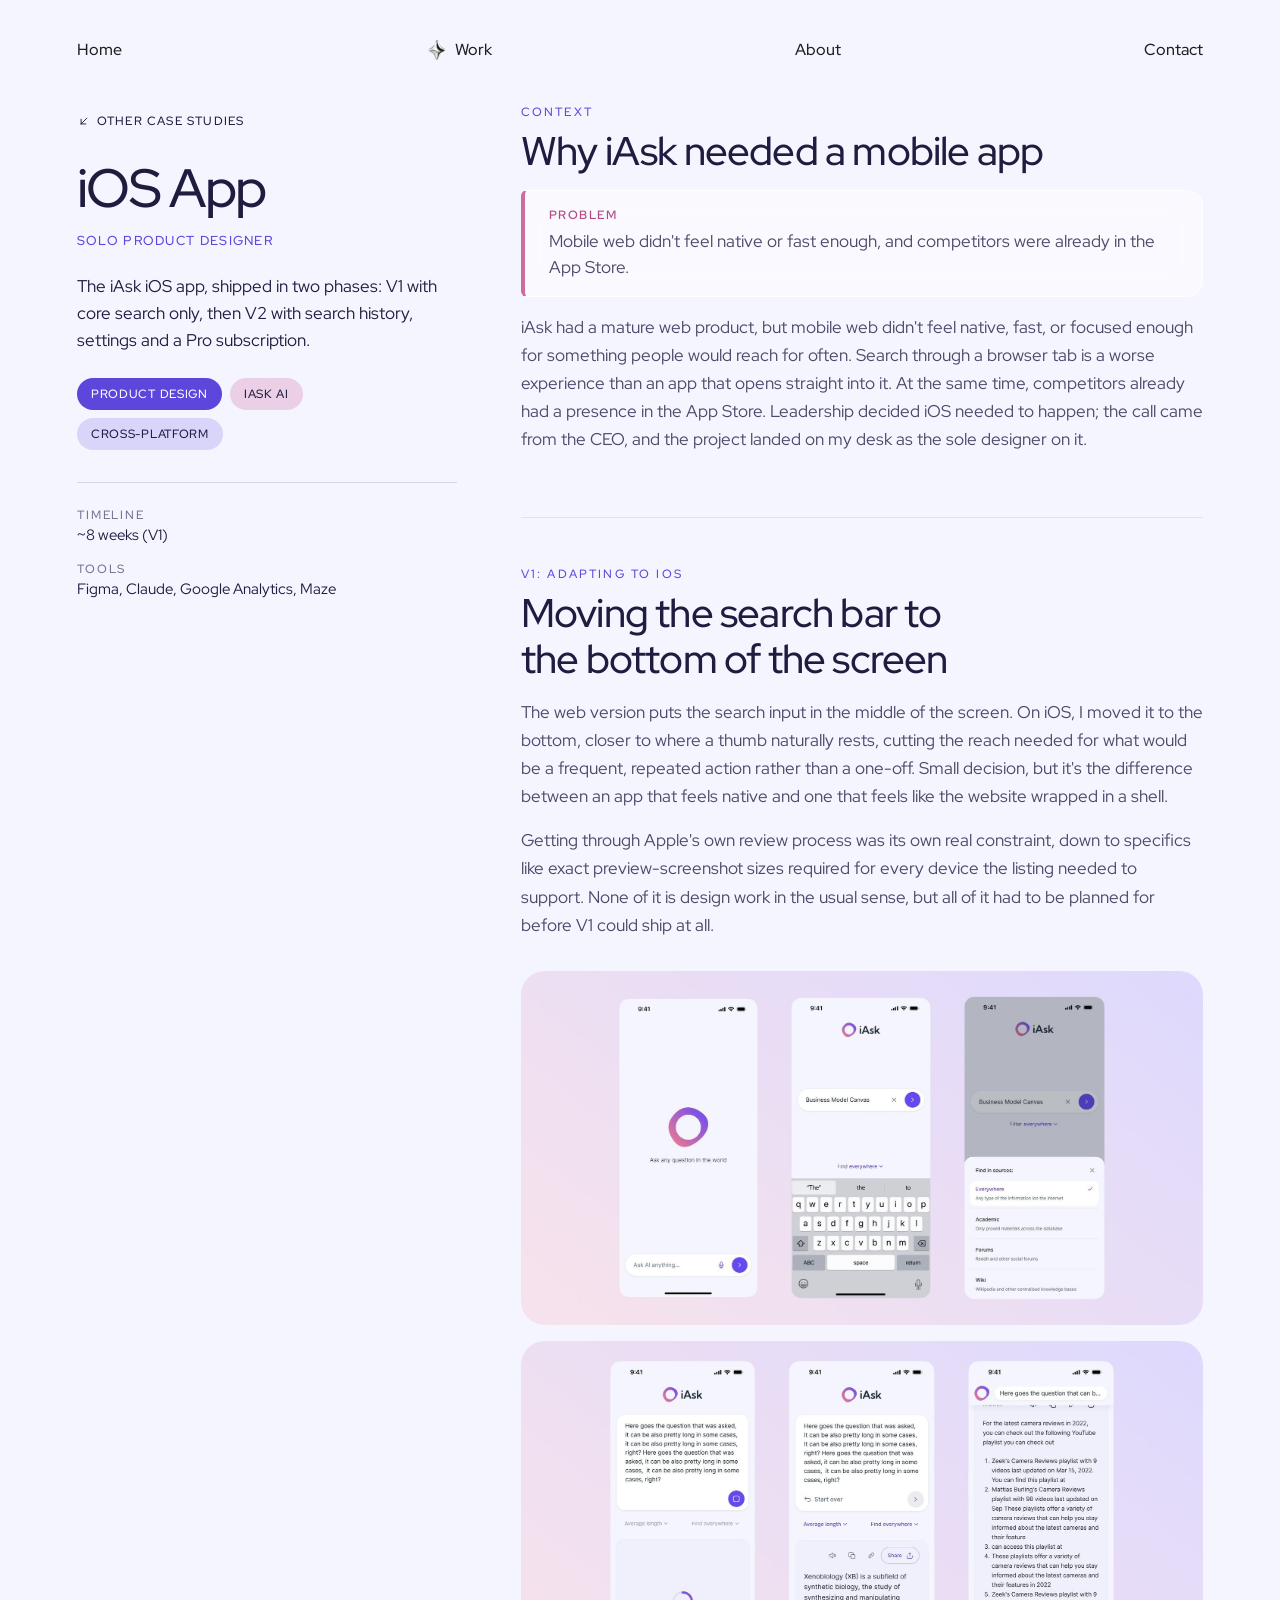
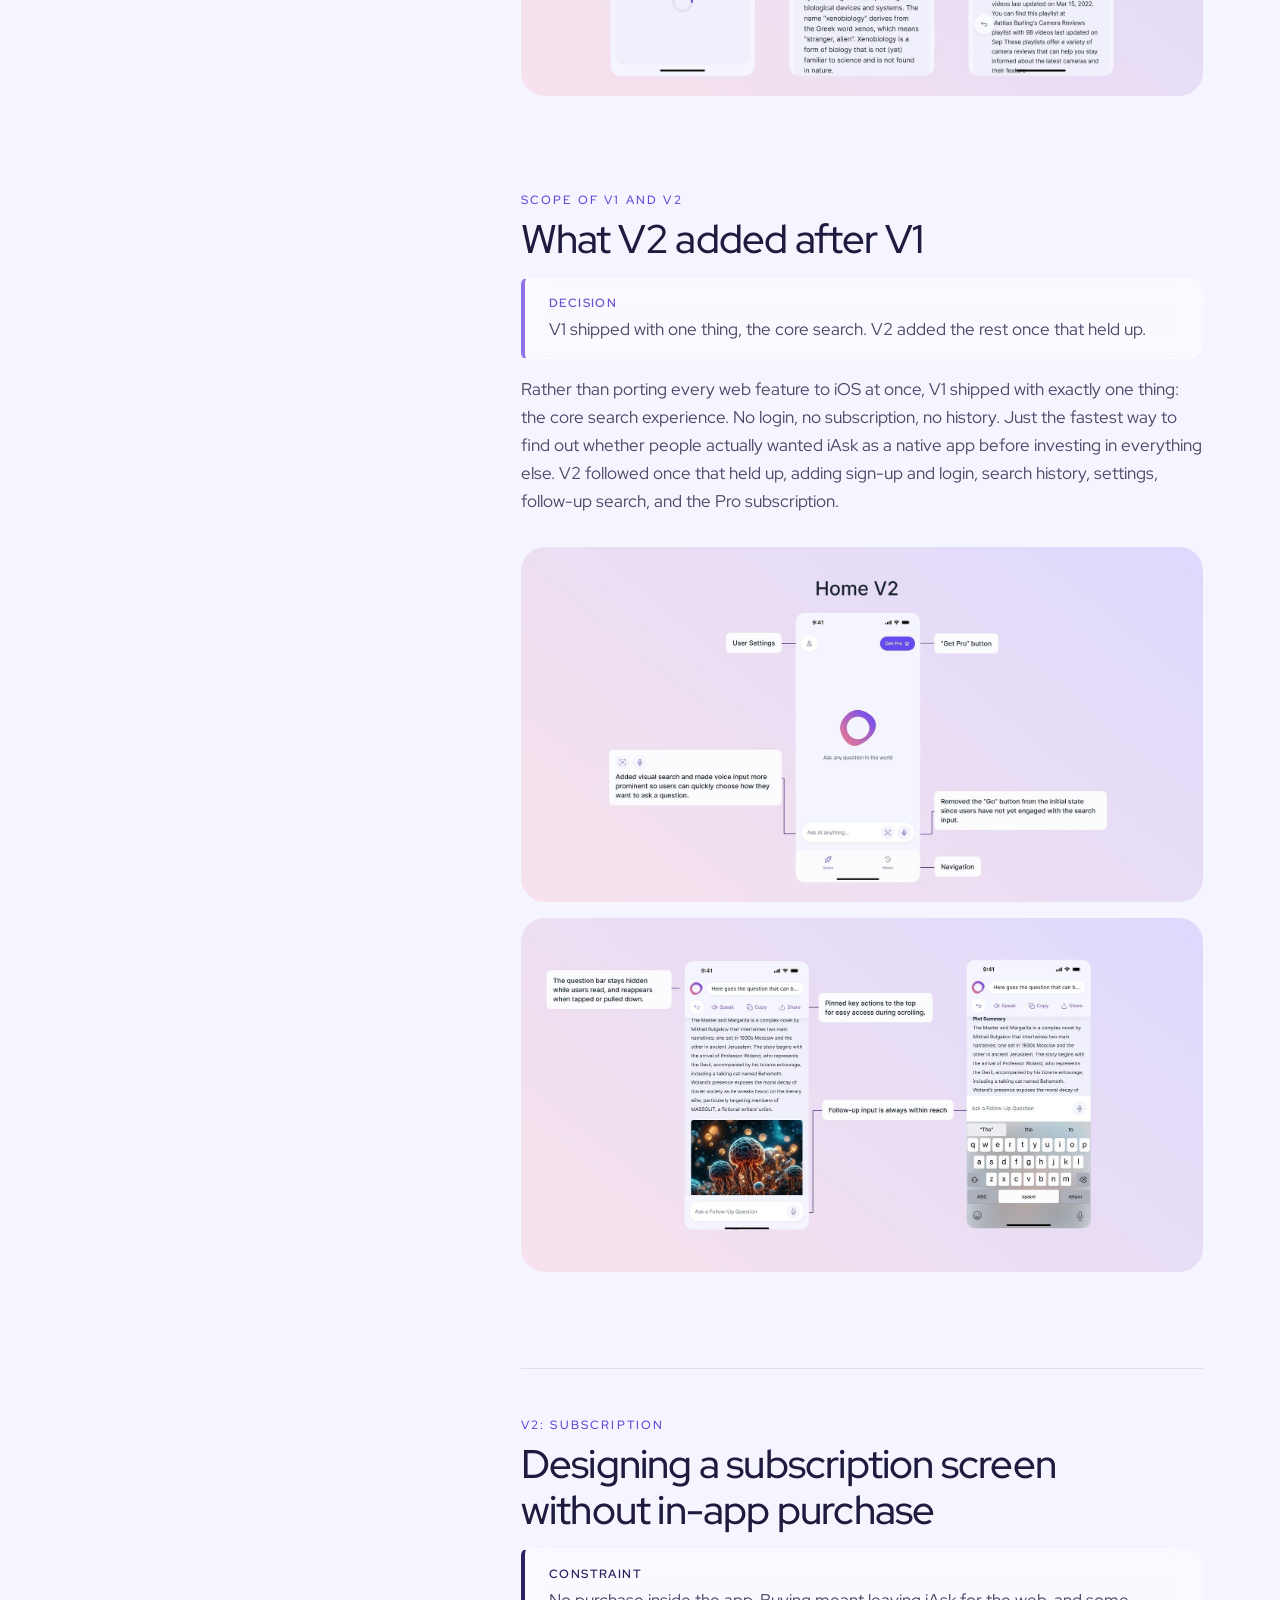
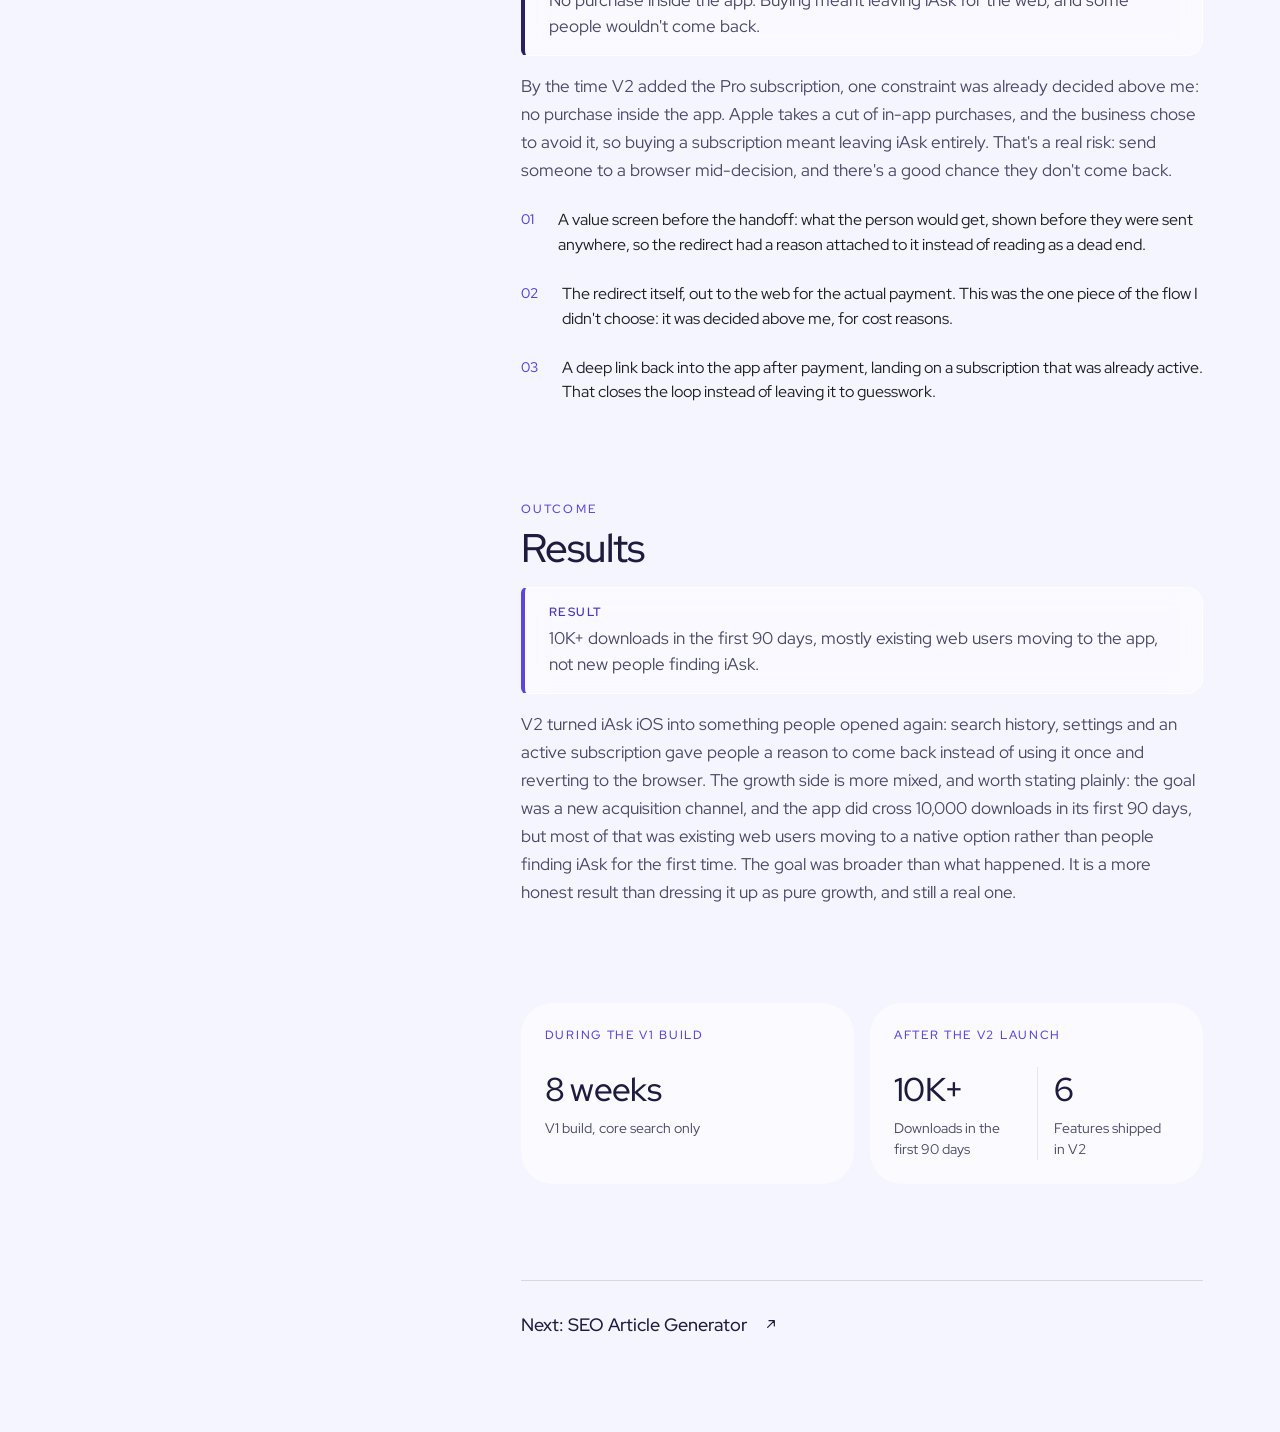
<file: site/ios.html>
<!doctype html>
<html lang="en">
<head>
  <meta charset="UTF-8">
  <meta name="viewport" content="width=device-width, initial-scale=1">
  <title>iOS App — Diana Tiart</title>
  <link rel="icon" type="image/png" href="assets/favicon.png">
  <meta property="og:type" content="website">
  <meta property="og:title" content="iOS App — Diana Tiart">
  <meta property="og:description" content="Taking iAsk native on iOS in two phases — a lean V1 to prove it belonged on mobile, then a V2 designed around Apple's own subscription rules.">
  <meta name="description" content="Taking iAsk native on iOS in two phases — a lean V1 to prove it belonged on mobile, then a V2 designed around Apple's own subscription rules.">

  <link rel="preconnect" href="https://fonts.googleapis.com">
  <link rel="preconnect" href="https://fonts.gstatic.com" crossorigin>
  <link href="https://fonts.googleapis.com/css2?family=Red+Hat+Display:wght@400;500&display=swap" rel="stylesheet">

  <link rel="stylesheet" href="styles.css?v=202">
</head>
<body class="case-split theme-iask">
  <div class="grain" aria-hidden="true"></div>

  <header class="nav-wrap">
    <nav class="pill-nav">
      <a href="/" class="pill-nav__item">
        <span class="pill-nav__icon" aria-hidden="true"><img class="pill-nav__icon-img" src="assets/menu-star.png?v=3" alt="" width="24" height="24"></span>
        <span class="pill-nav__label"><span class="pill-nav__label-inner">Home</span><span class="pill-nav__label-inner" aria-hidden="true">Home</span></span>
      </a>
      <a href="/work" class="pill-nav__item is-active">
        <span class="pill-nav__icon" aria-hidden="true"><img class="pill-nav__icon-img" src="assets/menu-star.png?v=3" alt="" width="24" height="24"></span>
        <span class="pill-nav__label"><span class="pill-nav__label-inner">Work</span><span class="pill-nav__label-inner" aria-hidden="true">Work</span></span>
      </a>
      <a href="/about" class="pill-nav__item">
        <span class="pill-nav__icon" aria-hidden="true"><img class="pill-nav__icon-img" src="assets/menu-star.png?v=3" alt="" width="24" height="24"></span>
        <span class="pill-nav__label"><span class="pill-nav__label-inner">About</span><span class="pill-nav__label-inner" aria-hidden="true">About</span></span>
      </a>
      <a href="/contact" class="pill-nav__item">
        <span class="pill-nav__icon" aria-hidden="true"><img class="pill-nav__icon-img" src="assets/menu-star.png?v=3" alt="" width="24" height="24"></span>
        <span class="pill-nav__label"><span class="pill-nav__label-inner">Contact</span><span class="pill-nav__label-inner" aria-hidden="true">Contact</span></span>
      </a>
    </nav>
  </header>

  <main>
    <section class="case-page case-page--split">

      <div class="split">
        <aside class="split__side rise-group is-page-hero">
          <a class="case-crumb rise" style="--d:80ms" href="/work">
            <svg width="14" height="14" viewBox="0 0 24 24" fill="none"><path d="M7 17L17 7M17 7H9M17 7V15" stroke="currentColor" stroke-width="1.6" stroke-linecap="round" stroke-linejoin="round"/></svg>
            Other case studies
          </a>
          <h1 class="split__title rise" style="--d:140ms">iOS App</h1>
          <p class="split__role rise" style="--d:180ms">Solo product designer</p>
          <p class="split__desc rise" style="--d:220ms">The iAsk iOS app, shipped in two phases: V1 with core search only, then V2 with search history, settings and a Pro subscription.</p>
          <div class="split__tags rise" style="--d:260ms">
            <span class="split__tag split__tag--1">Product Design</span>
            <span class="split__tag split__tag--2">iAsk AI</span>
            <span class="split__tag split__tag--3">Cross-platform</span>
          </div>
          <dl class="split__meta rise" style="--d:300ms">
            <div><dt>Timeline</dt><dd>~8 weeks (V1)</dd></div>
            <div><dt>Tools</dt><dd>Figma, Claude, Google Analytics, Maze</dd></div>
          </dl>
        </aside>

        <div class="split__main">

        <div class="case-section rise-group is-page-hero" id="context">
          <span class="case-section__eyebrow rise" style="--d:60ms">Context</span>
          <h2 class="case-section__heading rise" style="--d:100ms">Why iAsk needed a mobile app</h2>
          <div class="case-goal case-goal--problem rise" style="--d:120ms">
            <span class="case-goal__label">Problem</span>
            <p class="case-goal__text">Mobile web didn't feel native or fast enough, and competitors were already in the App Store.</p>
          </div>
                    <p class="rise" style="--d:140ms">iAsk had a mature web product, but mobile web didn't feel native, fast, or focused enough for something people would reach for often. Search through a browser tab is a worse experience than an app that opens straight into it. At the same time, competitors already had a presence in the App Store. Leadership decided iOS needed to happen; the call came from the CEO, and the project landed on my desk as the sole designer on it.</p>
        </div>

        <div class="case-feature case-section rise-group" id="search-bar">
          <span class="case-section__eyebrow rise" style="--d:60ms">V1: Adapting to iOS</span>
          <h2 class="case-section__heading rise" style="--d:100ms">Moving the search bar to the bottom of the screen</h2>
          <p class="rise" style="--d:140ms">The web version puts the search input in the middle of the screen. On iOS, I moved it to the bottom, closer to where a thumb naturally rests, cutting the reach needed for what would be a frequent, repeated action rather than a one-off. Small decision, but it's the difference between an app that feels native and one that feels like the website wrapped in a shell.</p>
          <p class="rise" style="--d:180ms">Getting through Apple's own review process was its own real constraint, down to specifics like exact preview-screenshot sizes required for every device the listing needed to support. None of it is design work in the usual sense, but all of it had to be planned for before V1 could ship at all.</p>
          <div class="case-media-grid rise" style="--d:220ms">
            <div class="case-media case-media--image">
              <img src="assets/ios-v1-input-flow.jpg?v=2" alt="V1 search input flow — empty home screen, typing a question, and the Find in sources filter with Everywhere, Academic, Forums, and Wiki options">
            </div>
            <div class="case-media case-media--image">
              <img src="assets/ios-v1-answer-flow.jpg?v=2" alt="V1 answer flow — question submitted, loading state, and the full answer with share and copy options">
            </div>
          </div>
        </div>

        <div class="case-section rise-group" id="scoping">
          <span class="case-section__eyebrow rise" style="--d:60ms">Scope of V1 and V2</span>
          <h2 class="case-section__heading rise" style="--d:100ms">What V2 added after V1</h2>
          <div class="case-goal case-goal--finding rise" style="--d:120ms">
            <span class="case-goal__label">Decision</span>
            <p class="case-goal__text">V1 shipped with one thing, the core search. V2 added the rest once that held up.</p>
          </div>
                    <p class="rise" style="--d:140ms">Rather than porting every web feature to iOS at once, V1 shipped with exactly one thing: the core search experience. No login, no subscription, no history. Just the fastest way to find out whether people actually wanted iAsk as a native app before investing in everything else. V2 followed once that held up, adding sign-up and login, search history, settings, follow-up search, and the Pro subscription.</p>
          <div class="case-media-grid rise" style="--d:180ms">
            <div class="case-media case-media--image">
              <img src="assets/ios-v2-home-annotated.jpg?v=2" alt="Home V2, annotated — user settings and Get Pro button added up top, visual search and voice input made more prominent, the Go button removed, and Search/History navigation at the bottom">
            </div>
            <div class="case-media case-media--image">
              <img src="assets/ios-v2-answer-annotated.jpg?v=2" alt="Answer screen V2, annotated — the question bar hides while reading and reappears on tap or pull-down, key actions pinned to the top, and the follow-up input always within reach">
            </div>
          </div>
        </div>

        <div class="case-feature case-section rise-group" id="subscription">
          <span class="case-section__eyebrow rise" style="--d:60ms">V2: Subscription</span>
          <h2 class="case-section__heading rise" style="--d:100ms">Designing a subscription screen without in-app purchase</h2>
          <div class="case-goal case-goal--solution rise" style="--d:120ms">
            <span class="case-goal__label">Constraint</span>
            <p class="case-goal__text">No purchase inside the app. Buying meant leaving iAsk for the web, and some people wouldn't come back.</p>
          </div>
                    <p class="rise" style="--d:140ms">By the time V2 added the Pro subscription, one constraint was already decided above me: no purchase inside the app. Apple takes a cut of in-app purchases, and the business chose to avoid it, so buying a subscription meant leaving iAsk entirely. That's a real risk: send someone to a browser mid-decision, and there's a good chance they don't come back.</p>
          <div class="case-findings rise" style="--d:180ms">
            <div class="case-finding">
              <span class="case-finding__index">01</span>
              <p>A value screen before the handoff: what the person would get, shown before they were sent anywhere, so the redirect had a reason attached to it instead of reading as a dead end.</p>
            </div>
            <div class="case-finding">
              <span class="case-finding__index">02</span>
              <p>The redirect itself, out to the web for the actual payment. This was the one piece of the flow I didn't choose: it was decided above me, for cost reasons.</p>
            </div>
            <div class="case-finding">
              <span class="case-finding__index">03</span>
              <p>A deep link back into the app after payment, landing on a subscription that was already active. That closes the loop instead of leaving it to guesswork.</p>
            </div>
          </div>
        </div>

  
        <div class="case-section rise-group" id="outcome">
          <span class="case-section__eyebrow rise" style="--d:60ms">Outcome</span>
          <h2 class="case-section__heading rise" style="--d:100ms">Results</h2>
          <div class="case-goal case-goal--goal rise" style="--d:120ms">
            <span class="case-goal__label">Result</span>
            <p class="case-goal__text">10K+ downloads in the first 90 days, mostly existing web users moving to the app, not new people finding iAsk.</p>
          </div>
                    <p class="rise" style="--d:140ms">V2 turned iAsk iOS into something people opened again: search history, settings and an active subscription gave people a reason to come back instead of using it once and reverting to the browser. The growth side is more mixed, and worth stating plainly: the goal was a new acquisition channel, and the app did cross 10,000 downloads in its first 90 days, but most of that was existing web users moving to a native option rather than people finding iAsk for the first time. The goal was broader than what happened. It is a more honest result than dressing it up as pure growth, and still a real one.</p>
        </div>

        <div class="case-results rise-group" id="results">
          <div class="case-result-group rise" style="--d:60ms">
            <span class="case-result-group__label">During the V1 build</span>
            <div class="case-result-group__stats case-result-group__stats--single">
              <div class="case-result-stat">
                <span class="case-result-stat__value">8&nbsp;weeks</span>
                <span class="case-result-stat__label">V1 build, core search only</span>
              </div>
            </div>
          </div>
          <div class="case-result-group rise" style="--d:120ms">
            <span class="case-result-group__label">After the V2 launch</span>
            <div class="case-result-group__stats">
              <div class="case-result-stat">
                <span class="case-result-stat__value">10K+</span>
                <span class="case-result-stat__label">Downloads in the first 90 days</span>
              </div>
              <div class="case-result-stat">
                <span class="case-result-stat__value">6</span>
                <span class="case-result-stat__label">Features shipped in V2</span>
              </div>
            </div>
          </div>
        </div>

        <div class="case-footer rise-group">
          <a class="case-footer__next rise" style="--d:60ms" href="/seo">
            Next: SEO Article Generator
            <svg width="16" height="16" viewBox="0 0 24 24" fill="none"><path d="M7 17L17 7M17 7H9M17 7V15" stroke="currentColor" stroke-width="1.8" stroke-linecap="round" stroke-linejoin="round"/></svg>
          </a>
        </div>

        </div>
      </div>
    </section>
  </main>

  <script src="script.js?v=24"></script>
</body>
</html>
</file>
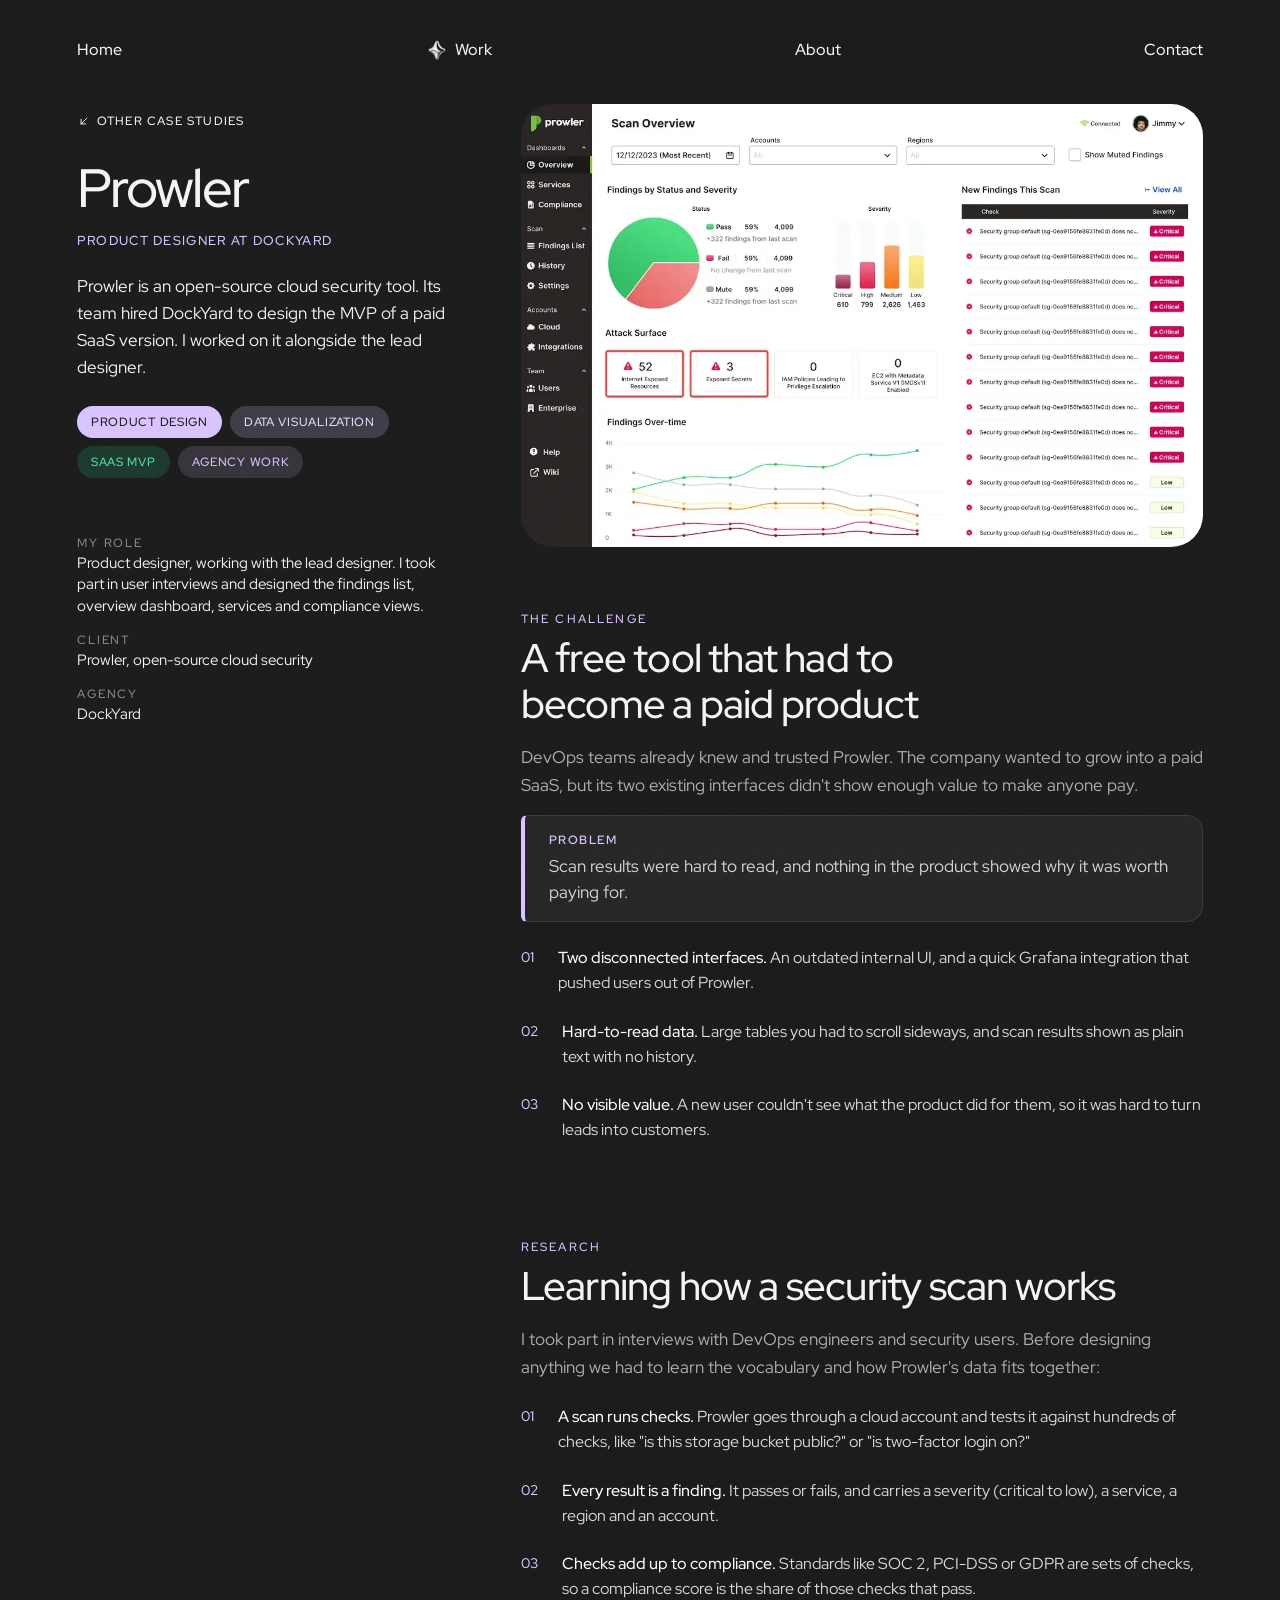
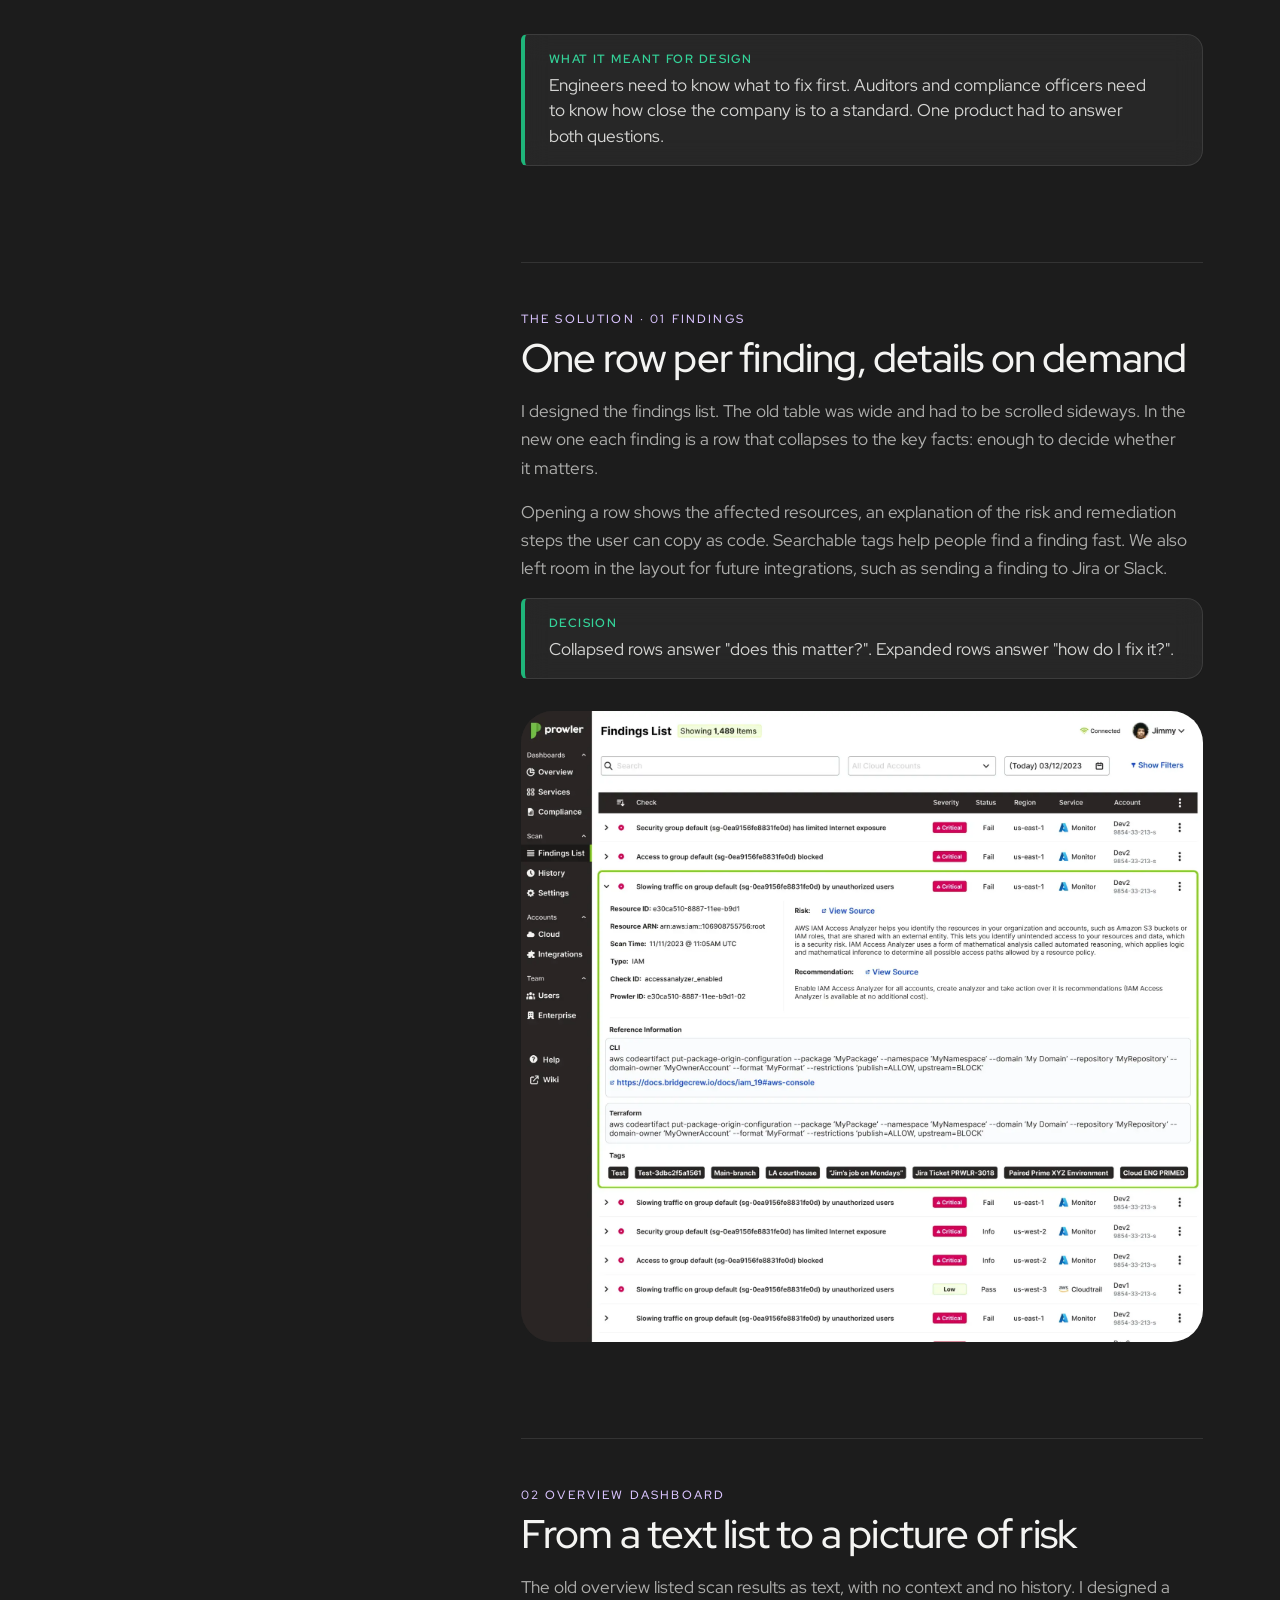
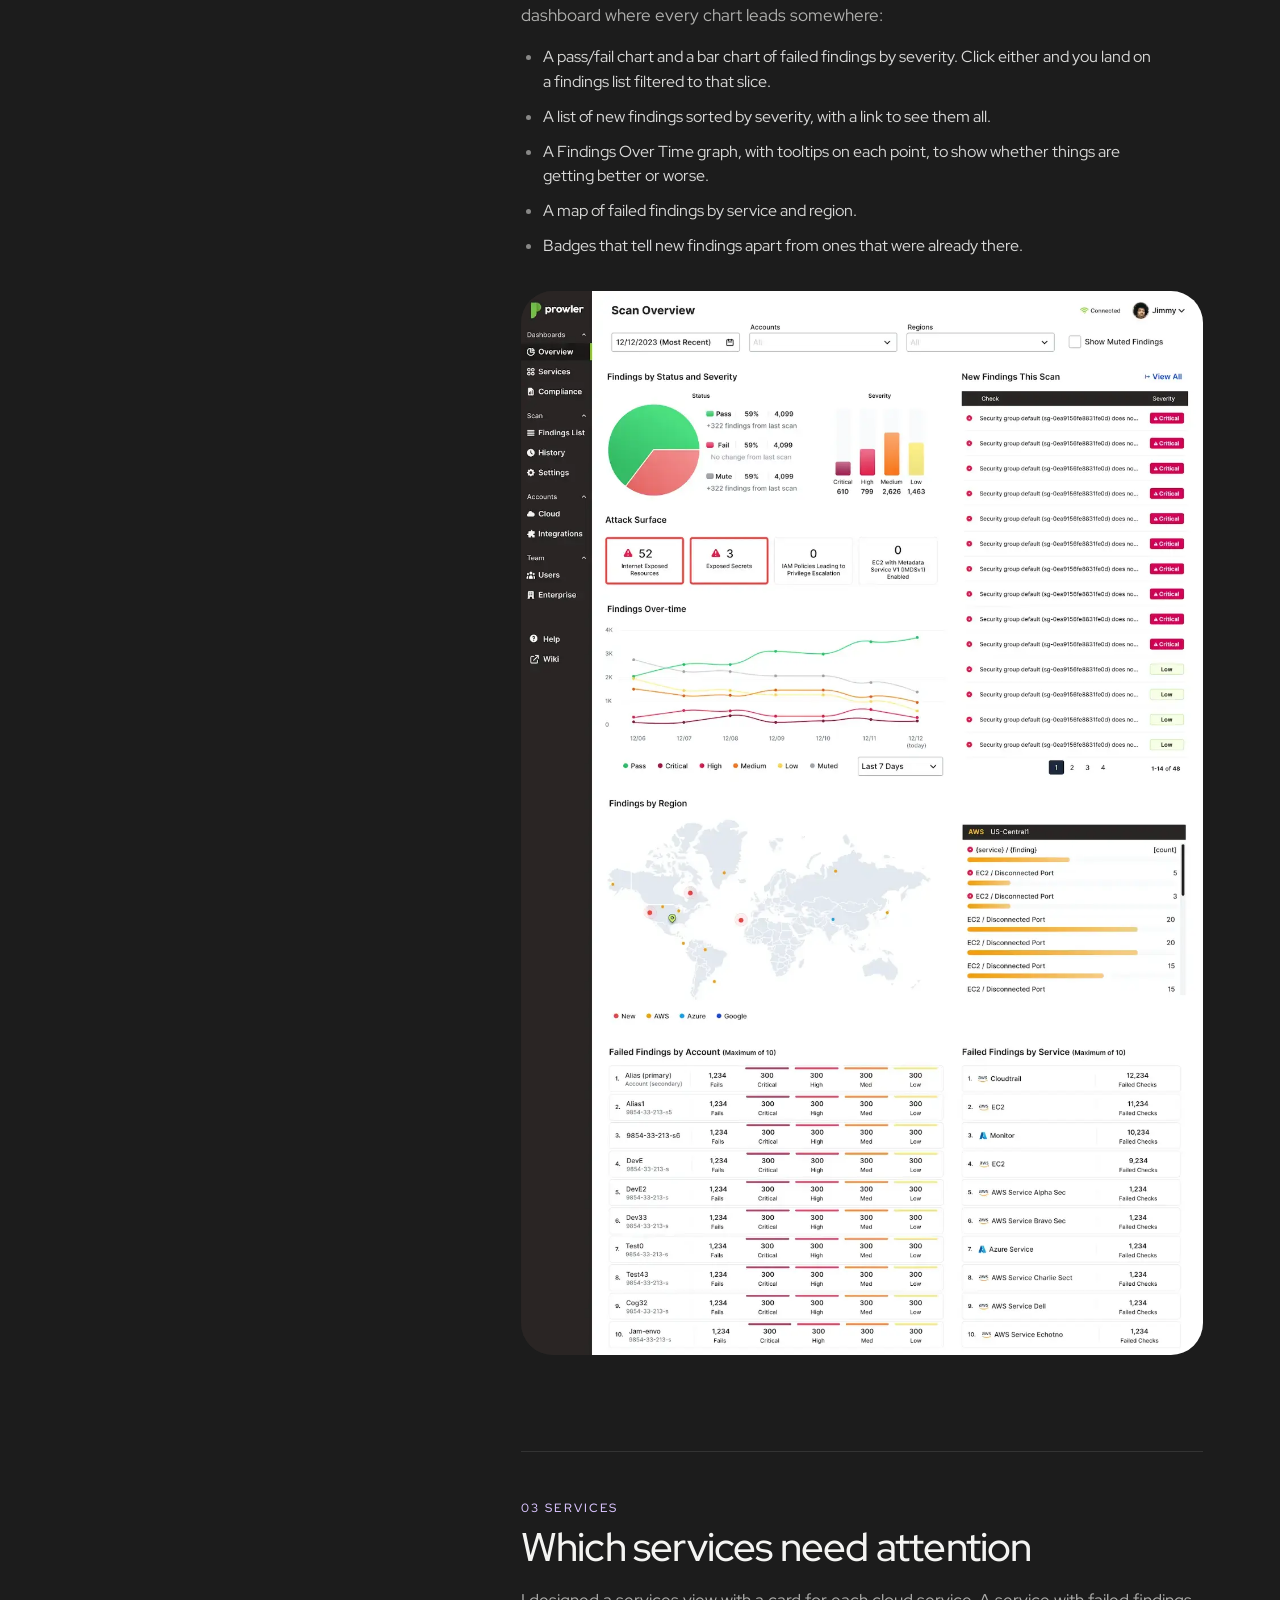
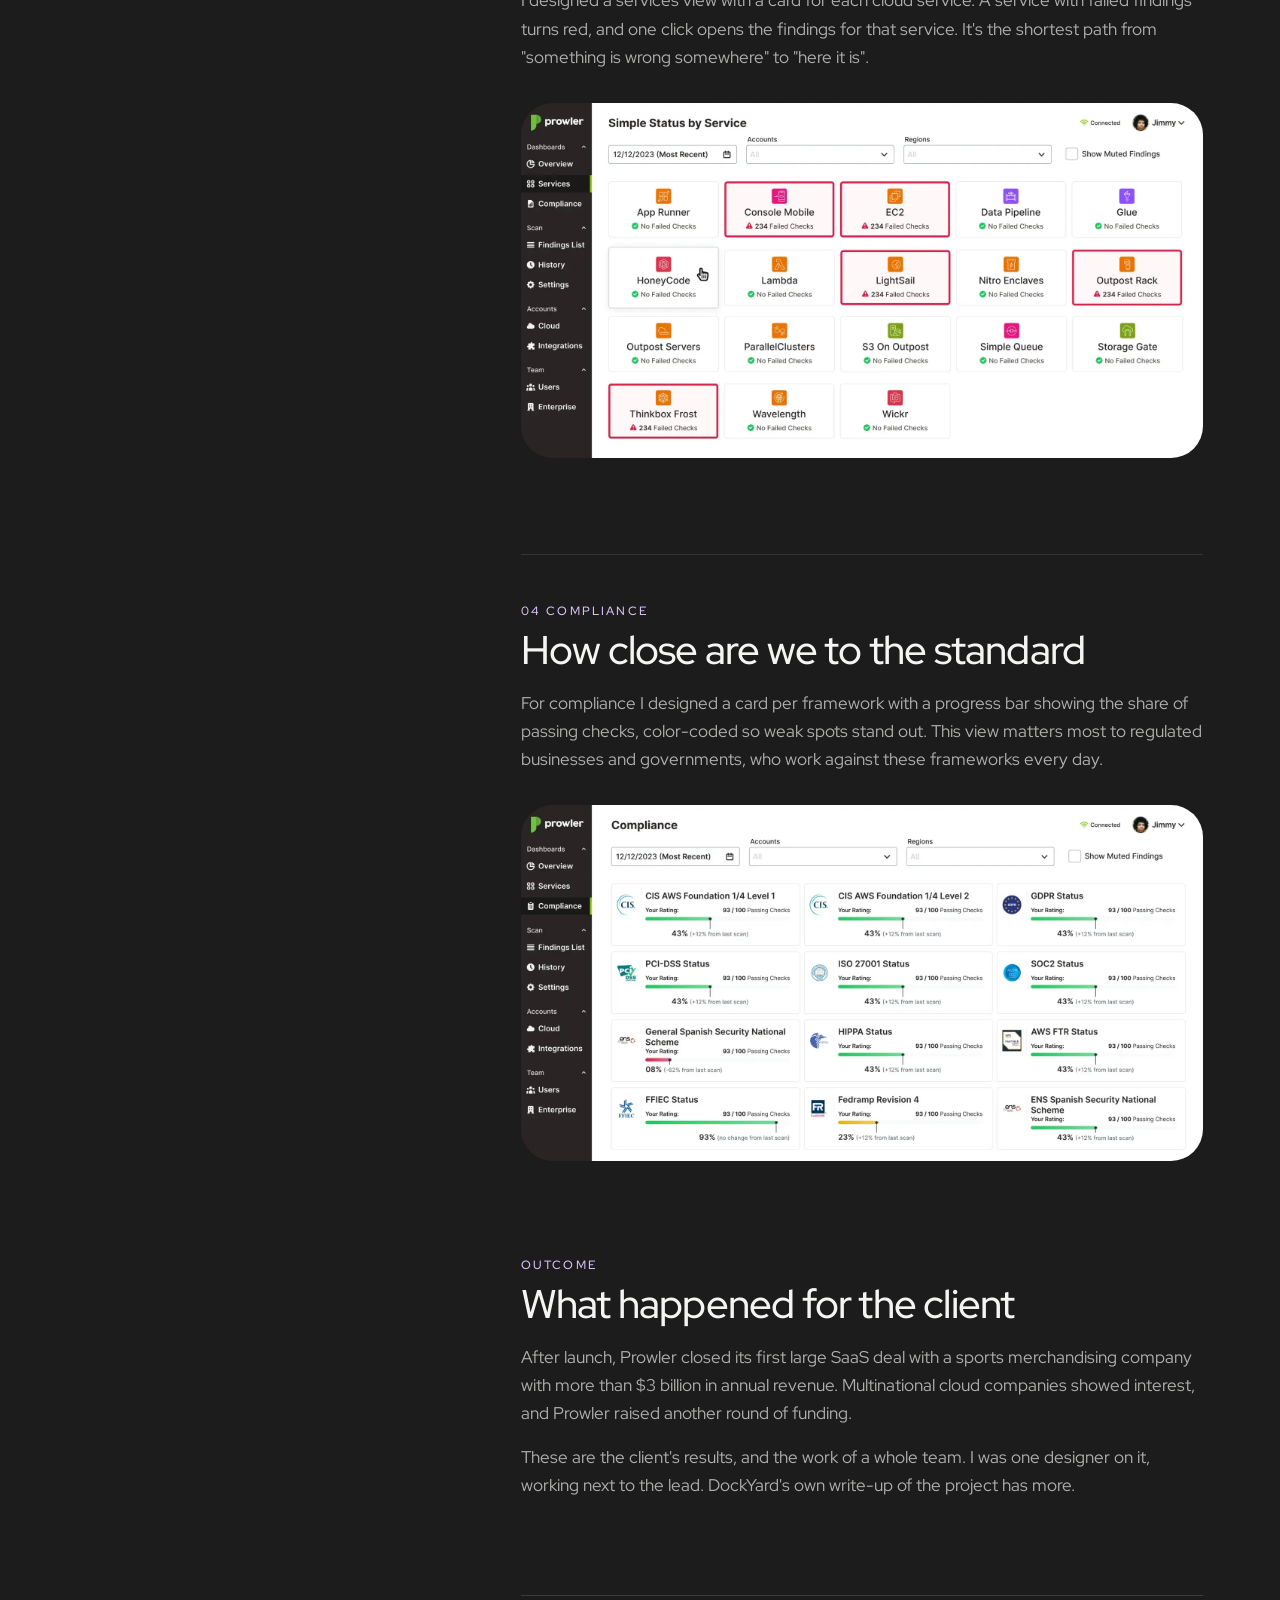
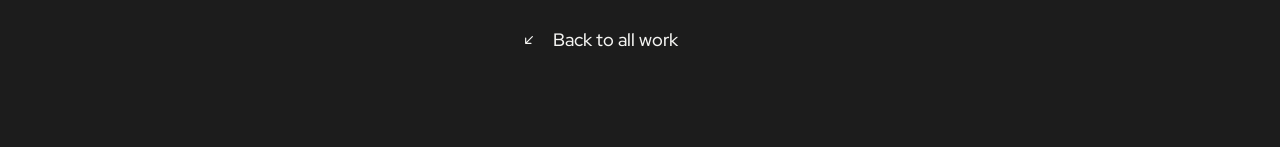
<file: site/prowler.html>
<!doctype html>
<html lang="en">
<head>
  <meta charset="UTF-8">
  <meta name="viewport" content="width=device-width, initial-scale=1">
  <title>Prowler — Diana Tiart</title>
  <link rel="icon" type="image/png" href="assets/favicon.png">
  <meta property="og:type" content="website">
  <meta property="og:title" content="Prowler — Diana Tiart">
  <meta property="og:description" content="Prowler: designing the MVP of a paid SaaS version of an open-source cloud security tool. A product design case study on findings, dashboards, service status and compliance.">
  <meta name="description" content="Prowler: designing the MVP of a paid SaaS version of an open-source cloud security tool. A product design case study on findings, dashboards, service status and compliance.">

  <link rel="preconnect" href="https://fonts.googleapis.com">
  <link rel="preconnect" href="https://fonts.gstatic.com" crossorigin>
  <link href="https://fonts.googleapis.com/css2?family=Red+Hat+Display:wght@400;500&display=swap" rel="stylesheet">

  <link rel="stylesheet" href="styles.css?v=202">
</head>
<body class="case-split theme-prowler">
  <div class="grain" aria-hidden="true"></div>

  <header class="nav-wrap">
    <nav class="pill-nav">
      <a href="/" class="pill-nav__item">
        <span class="pill-nav__icon" aria-hidden="true"><img class="pill-nav__icon-img" src="assets/menu-star.png?v=3" alt="" width="24" height="24"></span>
        <span class="pill-nav__label"><span class="pill-nav__label-inner">Home</span><span class="pill-nav__label-inner" aria-hidden="true">Home</span></span>
      </a>
      <a href="/work" class="pill-nav__item is-active">
        <span class="pill-nav__icon" aria-hidden="true"><img class="pill-nav__icon-img" src="assets/menu-star.png?v=3" alt="" width="24" height="24"></span>
        <span class="pill-nav__label"><span class="pill-nav__label-inner">Work</span><span class="pill-nav__label-inner" aria-hidden="true">Work</span></span>
      </a>
      <a href="/about" class="pill-nav__item">
        <span class="pill-nav__icon" aria-hidden="true"><img class="pill-nav__icon-img" src="assets/menu-star.png?v=3" alt="" width="24" height="24"></span>
        <span class="pill-nav__label"><span class="pill-nav__label-inner">About</span><span class="pill-nav__label-inner" aria-hidden="true">About</span></span>
      </a>
      <a href="/contact" class="pill-nav__item">
        <span class="pill-nav__icon" aria-hidden="true"><img class="pill-nav__icon-img" src="assets/menu-star.png?v=3" alt="" width="24" height="24"></span>
        <span class="pill-nav__label"><span class="pill-nav__label-inner">Contact</span><span class="pill-nav__label-inner" aria-hidden="true">Contact</span></span>
      </a>
    </nav>
  </header>

  <main>
    <section class="case-page case-page--split">

      <div class="split">
        <aside class="split__side rise-group is-page-hero">
          <a class="case-crumb rise" style="--d:80ms" href="/work">
            <svg width="14" height="14" viewBox="0 0 24 24" fill="none"><path d="M7 17L17 7M17 7H9M17 7V15" stroke="currentColor" stroke-width="1.6" stroke-linecap="round" stroke-linejoin="round"/></svg>
            Other case studies
          </a>
          <h1 class="split__title rise" style="--d:140ms">Prowler</h1>
          <p class="split__role rise" style="--d:180ms">Product designer at DockYard</p>
          <p class="split__desc rise" style="--d:220ms">Prowler is an open-source cloud security tool. Its team hired DockYard to design the MVP of a paid SaaS version. I worked on it alongside the lead designer.</p>
          <div class="split__tags rise" style="--d:260ms">
            <span class="split__tag split__tag--1">Product Design</span>
            <span class="split__tag split__tag--2">Data Visualization</span>
            <span class="split__tag split__tag--3">SaaS MVP</span>
            <span class="split__tag split__tag--4">Agency work</span>
          </div>
          <dl class="split__meta rise" style="--d:300ms">
            <div><dt>My role</dt><dd>Product designer, working with the lead designer. I took part in user interviews and designed the findings list, overview dashboard, services and compliance views.</dd></div>
            <div><dt>Client</dt><dd>Prowler, open-source cloud security</dd></div>
            <div><dt>Agency</dt><dd>DockYard</dd></div>
          </dl>
        </aside>

        <div class="split__main">
        <div class="rise-group is-page-hero">
          <div class="case-media case-media--image case-media--wide rise" style="--d:200ms">
            <img src="assets/prowler-hero.webp?v=1" alt="Prowler scan overview: findings by status and severity, attack surface, findings over time and new findings" width="1201" height="780">
          </div>
        </div>

        <div class="case-section rise-group" id="challenge">
          <span class="case-section__eyebrow rise" style="--d:60ms">The Challenge</span>
          <h2 class="case-section__heading rise" style="--d:100ms">A free tool that had to become a paid product</h2>
          <p class="rise" style="--d:130ms">DevOps teams already knew and trusted Prowler. The company wanted to grow into a paid SaaS, but its two existing interfaces didn't show enough value to make anyone pay.</p>
          <div class="case-goal case-goal--problem rise" style="--d:150ms">
            <span class="case-goal__label">Problem</span>
            <p class="case-goal__text">Scan results were hard to read, and nothing in the product showed why it was worth paying for.</p>
          </div>
          <div class="case-findings rise" style="--d:190ms">
            <div class="case-finding">
              <span class="case-finding__index">01</span>
              <p><strong>Two disconnected interfaces.</strong> An outdated internal UI, and a quick Grafana integration that pushed users out of Prowler.</p>
            </div>
            <div class="case-finding">
              <span class="case-finding__index">02</span>
              <p><strong>Hard-to-read data.</strong> Large tables you had to scroll sideways, and scan results shown as plain text with no history.</p>
            </div>
            <div class="case-finding">
              <span class="case-finding__index">03</span>
              <p><strong>No visible value.</strong> A new user couldn't see what the product did for them, so it was hard to turn leads into customers.</p>
            </div>
          </div>
        </div>

        <div class="case-section rise-group" id="research">
          <span class="case-section__eyebrow rise" style="--d:60ms">Research</span>
          <h2 class="case-section__heading rise" style="--d:100ms">Learning how a security scan works</h2>
          <p class="rise" style="--d:140ms">I took part in interviews with DevOps engineers and security users. Before designing anything we had to learn the vocabulary and how Prowler's data fits together:</p>
          <div class="case-findings rise" style="--d:180ms">
            <div class="case-finding">
              <span class="case-finding__index">01</span>
              <p><strong>A scan runs checks.</strong> Prowler goes through a cloud account and tests it against hundreds of checks, like "is this storage bucket public?" or "is two-factor login on?"</p>
            </div>
            <div class="case-finding">
              <span class="case-finding__index">02</span>
              <p><strong>Every result is a finding.</strong> It passes or fails, and carries a severity (critical to low), a service, a region and an account.</p>
            </div>
            <div class="case-finding">
              <span class="case-finding__index">03</span>
              <p><strong>Checks add up to compliance.</strong> Standards like SOC 2, PCI-DSS or GDPR are sets of checks, so a compliance score is the share of those checks that pass.</p>
            </div>
          </div>
          <div class="case-goal case-goal--finding rise" style="--d:220ms">
            <span class="case-goal__label">What it meant for design</span>
            <p class="case-goal__text">Engineers need to know what to fix first. Auditors and compliance officers need to know how close the company is to a standard. One product had to answer both questions.</p>
          </div>
        </div>

        <div class="case-feature case-section rise-group" id="findings">
          <span class="case-section__eyebrow rise" style="--d:60ms">The Solution · 01 Findings</span>
          <h2 class="case-section__heading rise" style="--d:100ms">One row per finding, details on demand</h2>
          <p class="rise" style="--d:140ms">I designed the findings list. The old table was wide and had to be scrolled sideways. In the new one each finding is a row that collapses to the key facts: enough to decide whether it matters.</p>
          <p class="rise" style="--d:160ms">Opening a row shows the affected resources, an explanation of the risk and remediation steps the user can copy as code. Searchable tags help people find a finding fast. We also left room in the layout for future integrations, such as sending a finding to Jira or Slack.</p>
          <div class="case-goal case-goal--finding rise" style="--d:200ms">
            <span class="case-goal__label">Decision</span>
            <p class="case-goal__text">Collapsed rows answer "does this matter?". Expanded rows answer "how do I fix it?".</p>
          </div>
          <div class="case-media case-media--image rise" style="--d:220ms">
            <img src="assets/prowler-findings.webp?v=1" alt="Findings list with one finding expanded: risk, recommendation, reference commands and tags" width="1812" height="1675" loading="lazy">
          </div>
        </div>

        <div class="case-feature case-section rise-group" id="dashboard">
          <span class="case-section__eyebrow rise" style="--d:60ms">02 Overview Dashboard</span>
          <h2 class="case-section__heading rise" style="--d:100ms">From a text list to a picture of risk</h2>
          <p class="rise" style="--d:140ms">The old overview listed scan results as text, with no context and no history. I designed a dashboard where every chart leads somewhere:</p>
          <ul class="case-bullets rise" style="--d:180ms">
            <li>A pass/fail chart and a bar chart of failed findings by severity. Click either and you land on a findings list filtered to that slice.</li>
            <li>A list of new findings sorted by severity, with a link to see them all.</li>
            <li>A Findings Over Time graph, with tooltips on each point, to show whether things are getting better or worse.</li>
            <li>A map of failed findings by service and region.</li>
            <li>Badges that tell new findings apart from ones that were already there.</li>
          </ul>
          <div class="case-media case-media--image rise" style="--d:220ms">
            <img src="assets/prowler-overview.webp?v=1" alt="Overview dashboard: findings by status and severity, attack surface, findings over time, findings by region, failed findings by account and by service" width="1201" height="1874" loading="lazy">
          </div>
        </div>

        <div class="case-feature case-section rise-group" id="services">
          <span class="case-section__eyebrow rise" style="--d:60ms">03 Services</span>
          <h2 class="case-section__heading rise" style="--d:100ms">Which services need attention</h2>
          <p class="rise" style="--d:140ms">I designed a services view with a card for each cloud service. A service with failed findings turns red, and one click opens the findings for that service. It's the shortest path from "something is wrong somewhere" to "here it is".</p>
          <div class="case-media case-media--image rise" style="--d:220ms">
            <img src="assets/prowler-services.webp?v=1" alt="Services view: a card for every cloud service, red for services with failed checks" width="1812" height="944" loading="lazy">
          </div>
        </div>

        <div class="case-feature case-section rise-group" id="compliance">
          <span class="case-section__eyebrow rise" style="--d:60ms">04 Compliance</span>
          <h2 class="case-section__heading rise" style="--d:100ms">How close are we to the standard</h2>
          <p class="rise" style="--d:140ms">For compliance I designed a card per framework with a progress bar showing the share of passing checks, color-coded so weak spots stand out. This view matters most to regulated businesses and governments, who work against these frameworks every day.</p>
          <div class="case-media case-media--image rise" style="--d:220ms">
            <img src="assets/prowler-compliance.webp?v=1" alt="Compliance view: a progress card per framework with the share of passing checks" width="1812" height="944" loading="lazy">
          </div>
        </div>

        <div class="case-section rise-group" id="outcome">
          <span class="case-section__eyebrow rise" style="--d:60ms">Outcome</span>
          <h2 class="case-section__heading rise" style="--d:100ms">What happened for the client</h2>
          <p class="rise" style="--d:140ms">After launch, Prowler closed its first large SaaS deal with a sports merchandising company with more than $3 billion in annual revenue. Multinational cloud companies showed interest, and Prowler raised another round of funding.</p>
          <p class="rise" style="--d:180ms">These are the client's results, and the work of a whole team. I was one designer on it, working next to the lead. <a href="https://dockyard.com/work/case-studies/prowler" target="_blank" rel="noopener">DockYard's own write-up of the project</a> has more.</p>
        </div>

        <div class="case-footer rise-group">
          <a class="case-footer__next case-footer__next--back rise" style="--d:60ms" href="/work">
            <svg width="16" height="16" viewBox="0 0 24 24" fill="none"><path d="M7 17L17 7M17 7H9M17 7V15" stroke="currentColor" stroke-width="1.8" stroke-linecap="round" stroke-linejoin="round"/></svg>
            Back to all work
          </a>
        </div>

        </div>
      </div>
    </section>
  </main>

  <script src="script.js?v=24"></script>
</body>
</html>
</file>
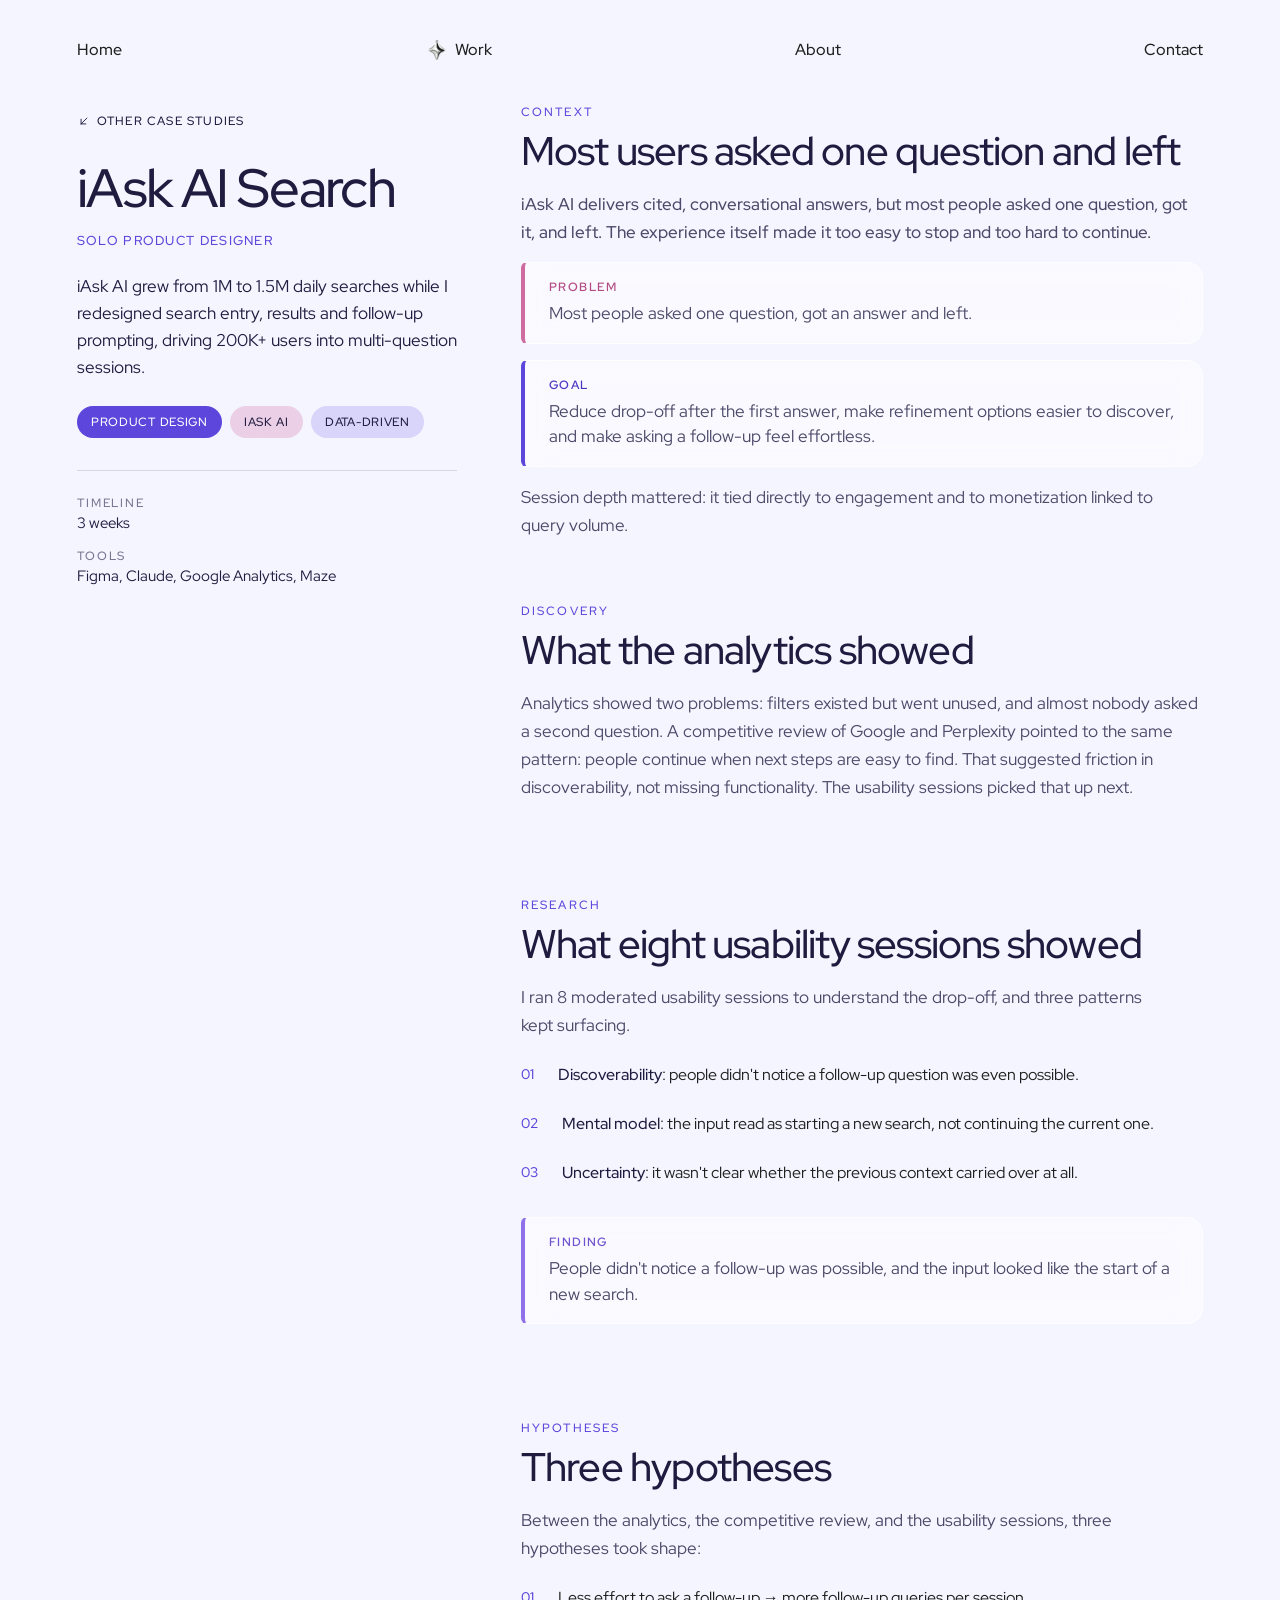
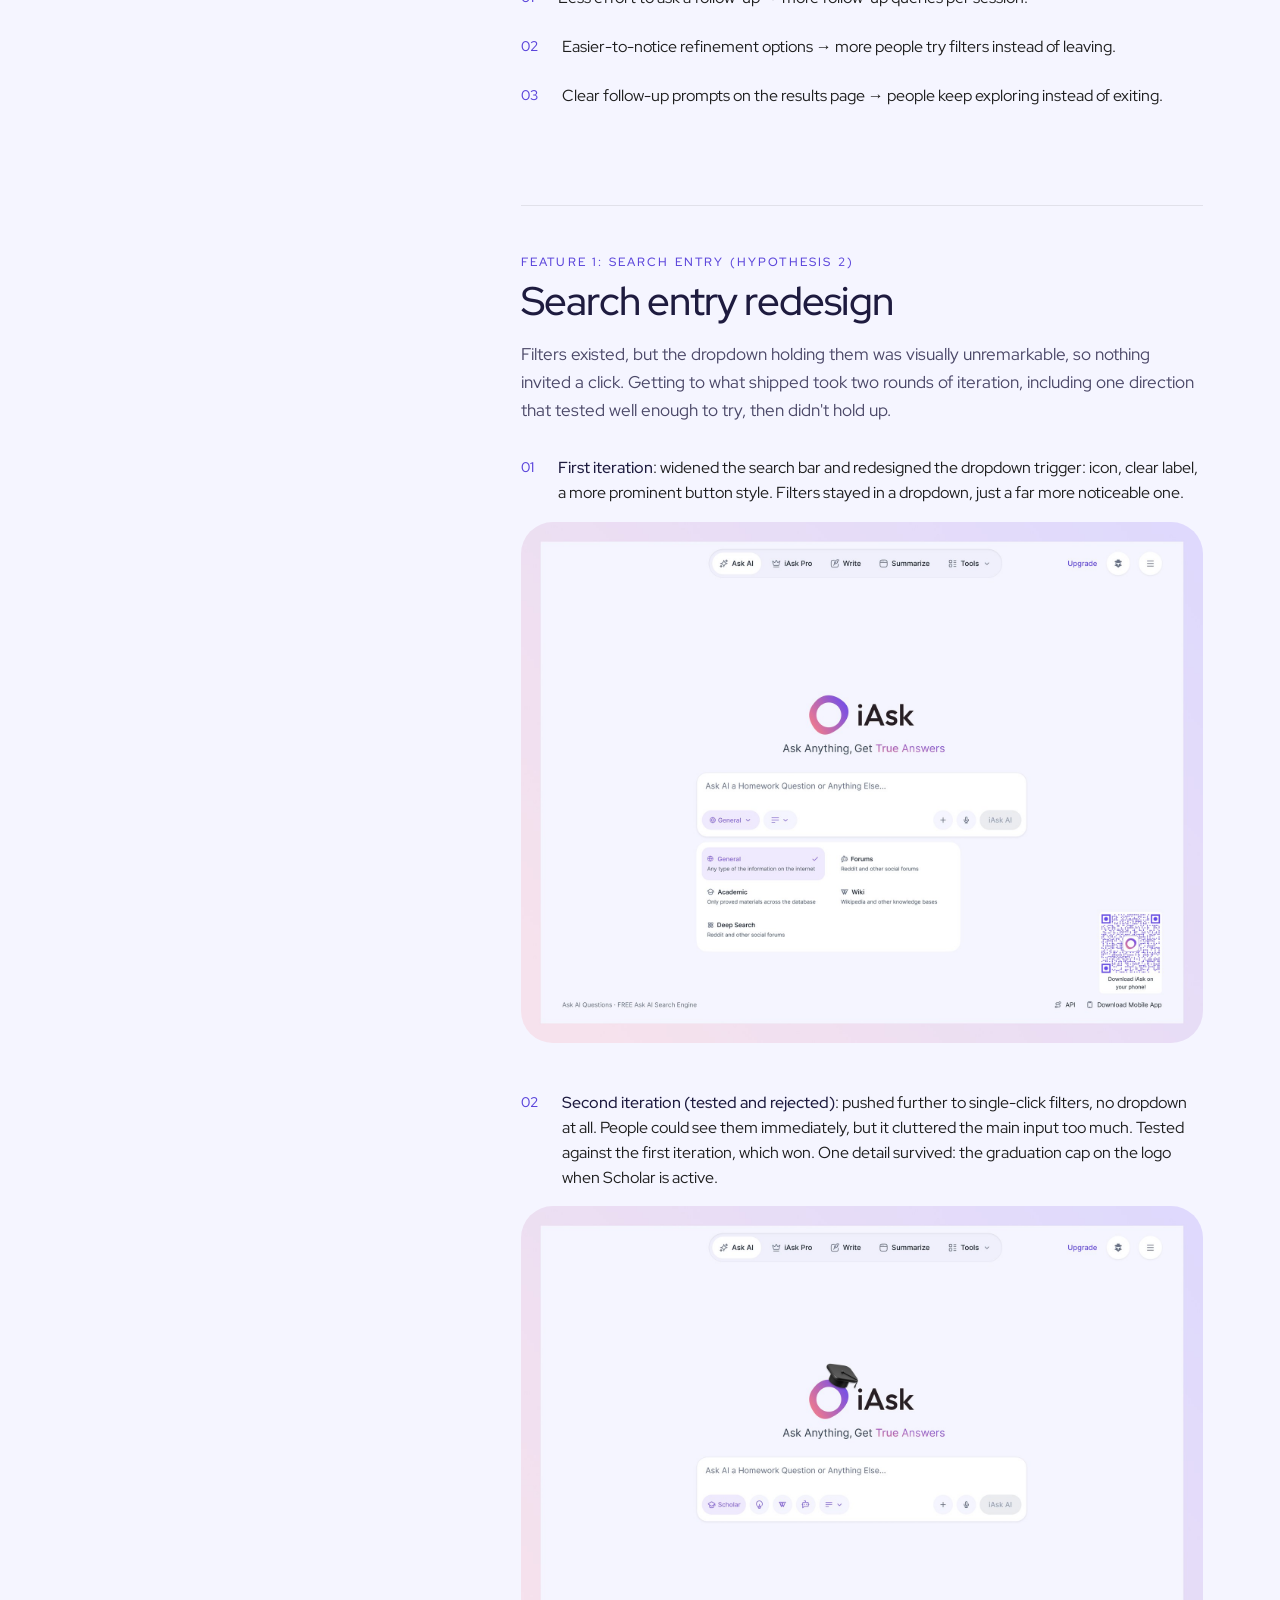
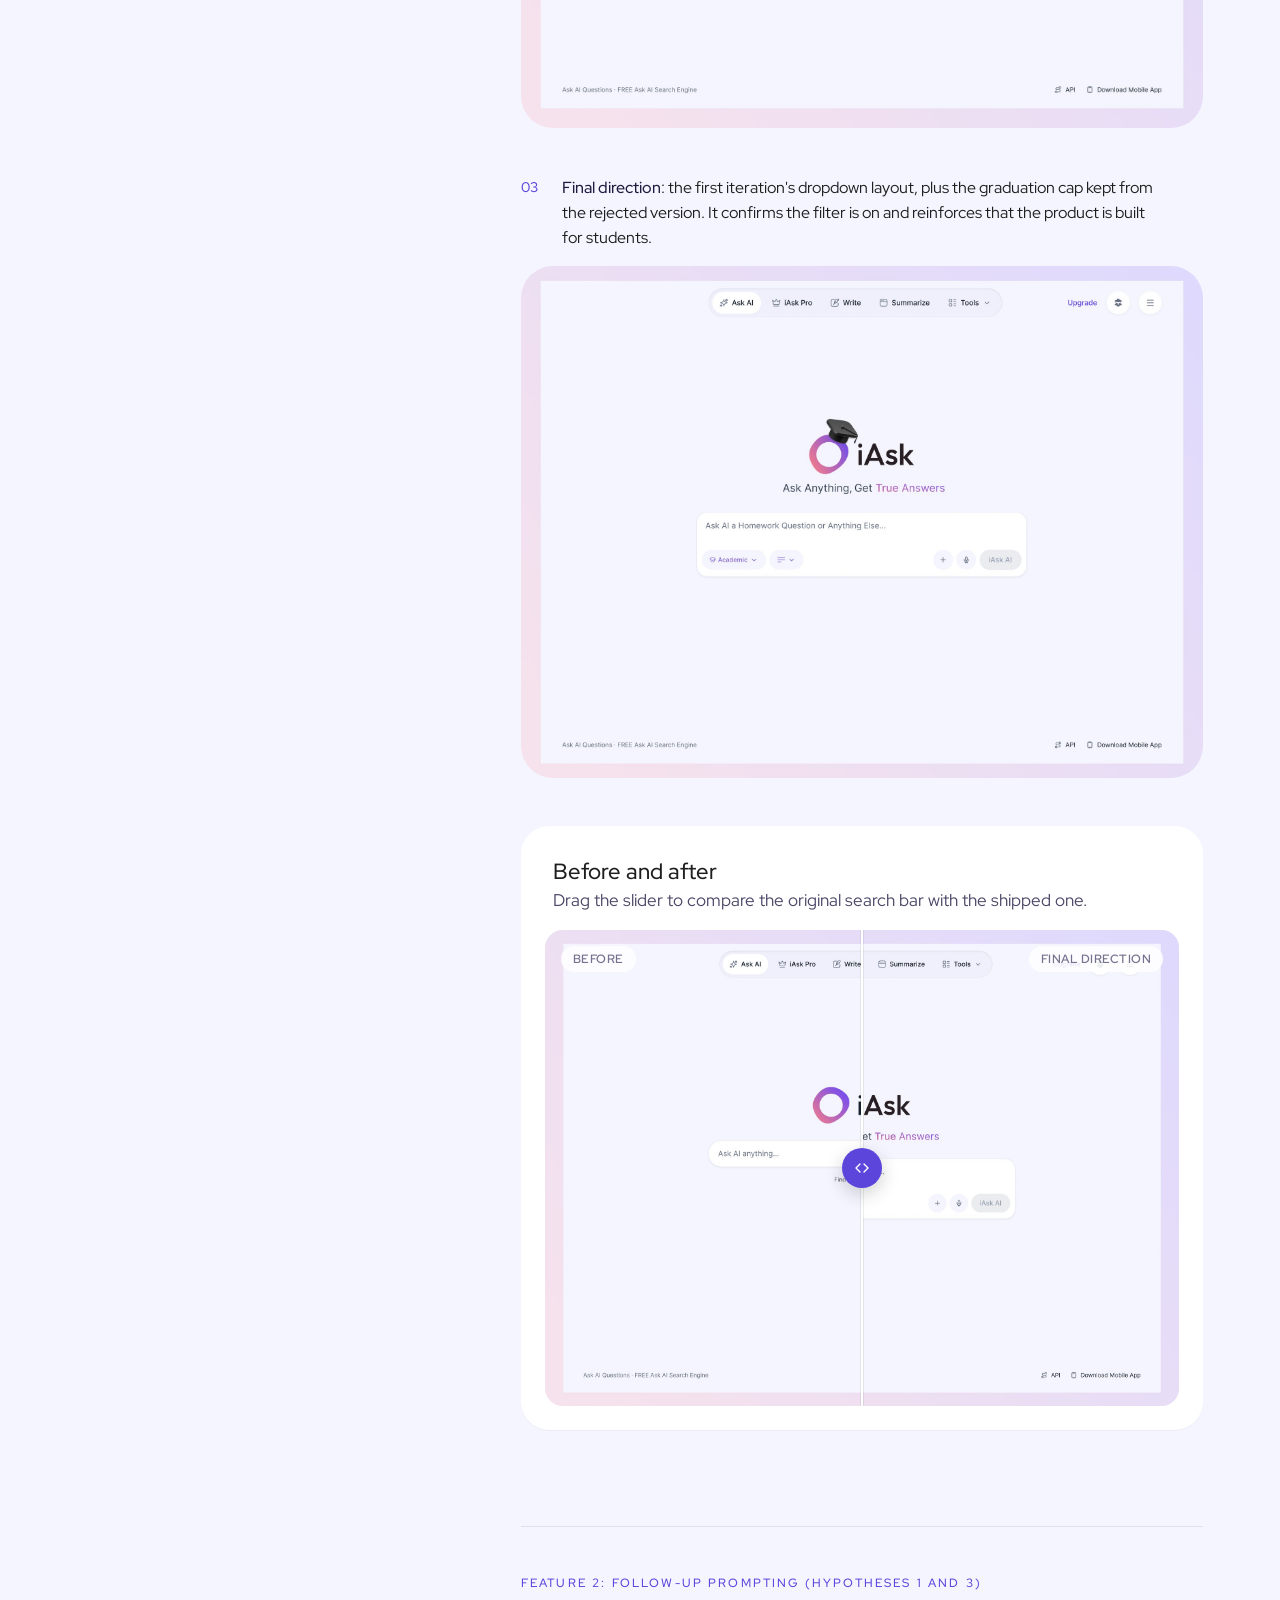
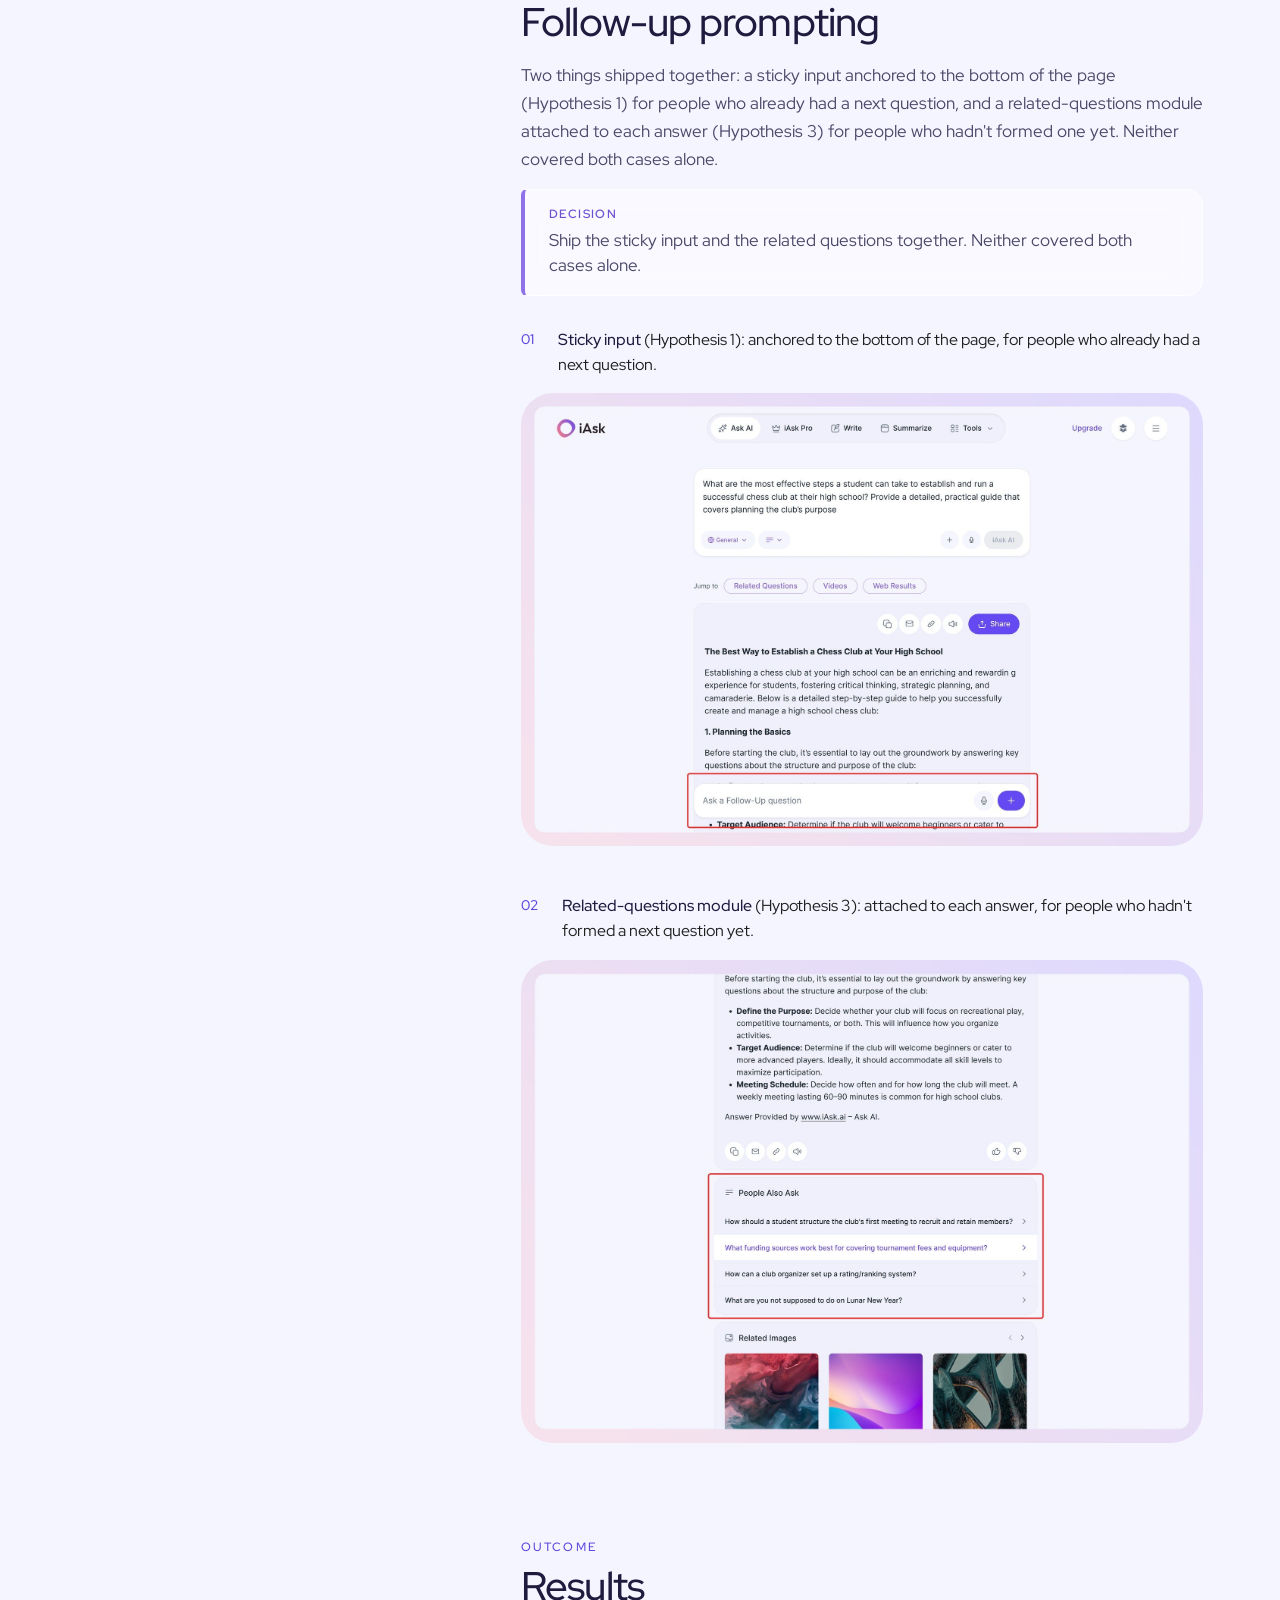
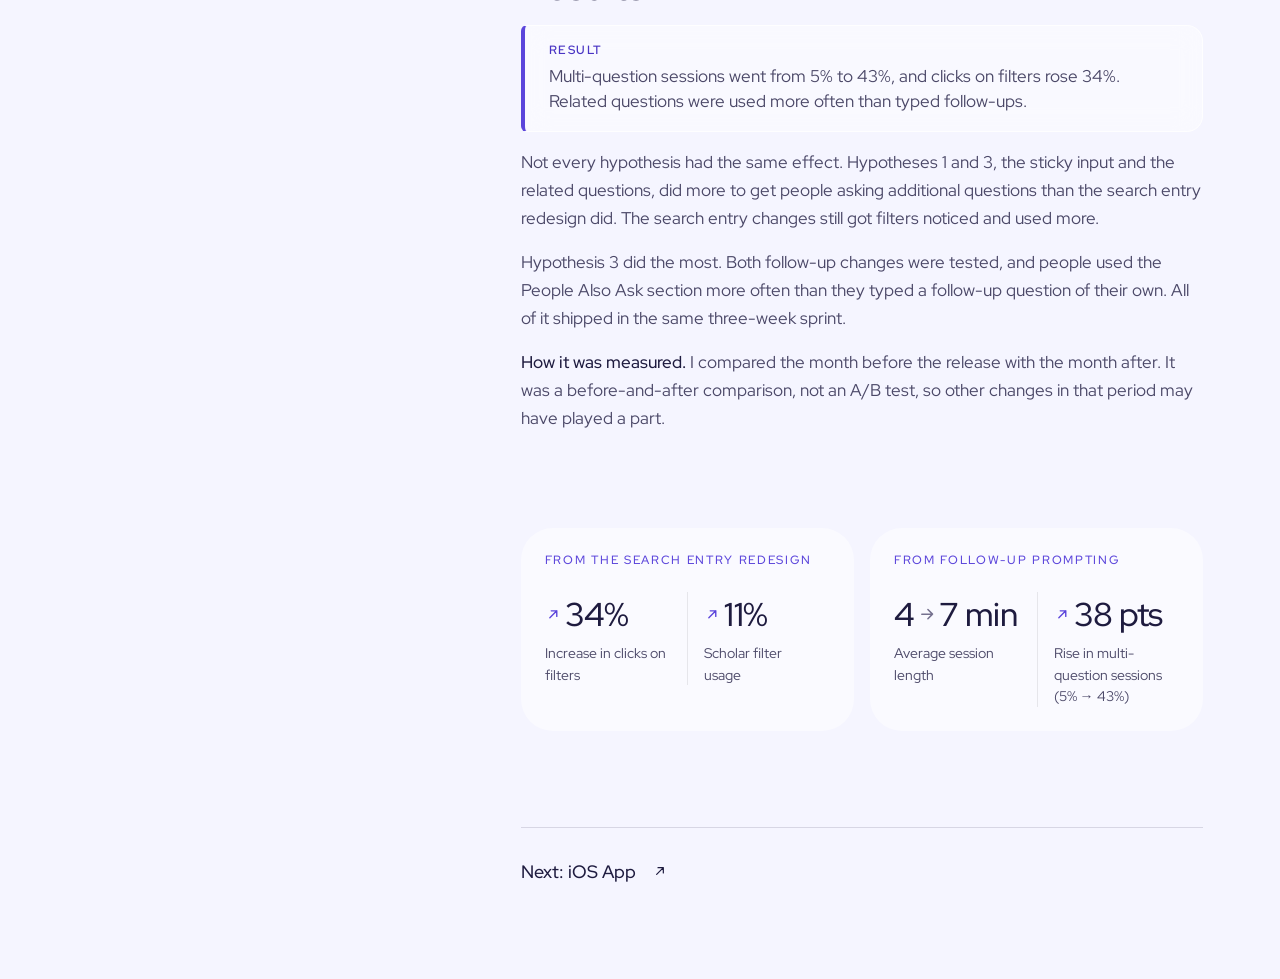
<file: site/search.html>
<!doctype html>
<html lang="en">
<head>
  <meta charset="UTF-8">
  <meta name="viewport" content="width=device-width, initial-scale=1">
  <title>iAsk AI Search &amp; Growth — Diana Tiart</title>
  <link rel="icon" type="image/png" href="assets/favicon.png">
  <meta property="og:type" content="website">
  <meta property="og:title" content="iAsk AI Search &amp; Growth — Diana Tiart">
  <meta property="og:description" content="How redesigning search entry and follow-up prompting at iAsk AI drove 200K+ users into multi-question sessions.">
  <meta name="description" content="How redesigning search entry and follow-up prompting at iAsk AI drove 200K+ users into multi-question sessions.">

  <link rel="preconnect" href="https://fonts.googleapis.com">
  <link rel="preconnect" href="https://fonts.gstatic.com" crossorigin>
  <link href="https://fonts.googleapis.com/css2?family=Red+Hat+Display:wght@400;500&display=swap" rel="stylesheet">

  <link rel="stylesheet" href="styles.css?v=202">
</head>
<body class="case-split theme-iask">
  <div class="grain" aria-hidden="true"></div>

  <header class="nav-wrap">
    <nav class="pill-nav">
      <a href="/" class="pill-nav__item">
        <span class="pill-nav__icon" aria-hidden="true"><img class="pill-nav__icon-img" src="assets/menu-star.png?v=3" alt="" width="24" height="24"></span>
        <span class="pill-nav__label"><span class="pill-nav__label-inner">Home</span><span class="pill-nav__label-inner" aria-hidden="true">Home</span></span>
      </a>
      <a href="/work" class="pill-nav__item is-active">
        <span class="pill-nav__icon" aria-hidden="true"><img class="pill-nav__icon-img" src="assets/menu-star.png?v=3" alt="" width="24" height="24"></span>
        <span class="pill-nav__label"><span class="pill-nav__label-inner">Work</span><span class="pill-nav__label-inner" aria-hidden="true">Work</span></span>
      </a>
      <a href="/about" class="pill-nav__item">
        <span class="pill-nav__icon" aria-hidden="true"><img class="pill-nav__icon-img" src="assets/menu-star.png?v=3" alt="" width="24" height="24"></span>
        <span class="pill-nav__label"><span class="pill-nav__label-inner">About</span><span class="pill-nav__label-inner" aria-hidden="true">About</span></span>
      </a>
      <a href="/contact" class="pill-nav__item">
        <span class="pill-nav__icon" aria-hidden="true"><img class="pill-nav__icon-img" src="assets/menu-star.png?v=3" alt="" width="24" height="24"></span>
        <span class="pill-nav__label"><span class="pill-nav__label-inner">Contact</span><span class="pill-nav__label-inner" aria-hidden="true">Contact</span></span>
      </a>
    </nav>
  </header>

  <main>
    <section class="case-page case-page--split">

      <div class="split">
        <aside class="split__side rise-group is-page-hero">
          <a class="case-crumb rise" style="--d:80ms" href="/work">
            <svg width="14" height="14" viewBox="0 0 24 24" fill="none"><path d="M7 17L17 7M17 7H9M17 7V15" stroke="currentColor" stroke-width="1.6" stroke-linecap="round" stroke-linejoin="round"/></svg>
            Other case studies
          </a>
          <h1 class="split__title rise" style="--d:140ms">iAsk AI Search</h1>
          <p class="split__role rise" style="--d:180ms">Solo product designer</p>
          <p class="split__desc rise" style="--d:220ms">iAsk AI grew from 1M to 1.5M daily searches while I redesigned search entry, results and follow-up prompting, driving 200K+ users into multi-question sessions.</p>
          <div class="split__tags rise" style="--d:260ms">
            <span class="split__tag split__tag--1">Product Design</span>
            <span class="split__tag split__tag--2">iAsk AI</span>
            <span class="split__tag split__tag--3">Data-driven</span>
          </div>
          <dl class="split__meta rise" style="--d:300ms">
            <div><dt>Timeline</dt><dd>3 weeks</dd></div>
            <div><dt>Tools</dt><dd>Figma, Claude, Google Analytics, Maze</dd></div>
          </dl>
        </aside>

        <div class="split__main">

        <div class="case-section rise-group is-page-hero" id="context">
          <span class="case-section__eyebrow rise" style="--d:60ms">Context</span>
          <h2 class="case-section__heading rise" style="--d:100ms">Most users asked one question and left</h2>
          <p class="case-lede rise" style="--d:120ms">iAsk AI delivers cited, conversational answers, but most people asked one question, got it, and left. The experience itself made it too easy to stop and too hard to continue.</p>
          <div class="case-goal case-goal--problem rise" style="--d:130ms">
            <span class="case-goal__label">Problem</span>
            <p class="case-goal__text">Most people asked one question, got an answer and left.</p>
          </div>
          <div class="case-goal case-goal--goal rise" style="--d:150ms">
            <span class="case-goal__label">Goal</span>
            <p class="case-goal__text">Reduce drop-off after the first answer, make refinement options easier to discover, and make asking a follow-up feel effortless.</p>
          </div>
          <p class="rise" style="--d:180ms">Session depth mattered: it tied directly to engagement and to monetization linked to query volume.</p>
        </div>

        <div class="case-section rise-group" id="discovery">
          <span class="case-section__eyebrow rise" style="--d:60ms">Discovery</span>
          <h2 class="case-section__heading rise" style="--d:100ms">What the analytics showed</h2>
          <p class="rise" style="--d:140ms">Analytics showed two problems: filters existed but went unused, and almost nobody asked a second question. A competitive review of Google and Perplexity pointed to the same pattern: people continue when next steps are easy to find. That suggested friction in discoverability, not missing functionality. The usability sessions picked that up next.</p>
        </div>

        <div class="case-section rise-group" id="research">
          <span class="case-section__eyebrow rise" style="--d:60ms">Research</span>
          <h2 class="case-section__heading rise" style="--d:100ms">What eight usability sessions showed</h2>
          <p class="rise" style="--d:140ms">I ran 8 moderated usability sessions to understand the drop-off, and three patterns kept surfacing.</p>
          <div class="case-findings rise" style="--d:180ms">
            <div class="case-finding">
              <span class="case-finding__index">01</span>
              <p><strong>Discoverability</strong>: people didn't notice a follow-up question was even possible.</p>
            </div>
            <div class="case-finding">
              <span class="case-finding__index">02</span>
              <p><strong>Mental model</strong>: the input read as starting a new search, not continuing the current one.</p>
            </div>
            <div class="case-finding">
              <span class="case-finding__index">03</span>
              <p><strong>Uncertainty</strong>: it wasn't clear whether the previous context carried over at all.</p>
            </div>
          </div>
          <div class="case-goal case-goal--finding rise" style="--d:220ms">
            <span class="case-goal__label">Finding</span>
            <p class="case-goal__text">People didn't notice a follow-up was possible, and the input looked like the start of a new search.</p>
          </div>
        </div>

        <div class="case-section rise-group" id="hypotheses">
          <span class="case-section__eyebrow rise" style="--d:60ms">Hypotheses</span>
          <h2 class="case-section__heading rise" style="--d:100ms">Three hypotheses</h2>
          <p class="rise" style="--d:140ms">Between the analytics, the competitive review, and the usability sessions, three hypotheses took shape:</p>
          <div class="case-findings rise" style="--d:180ms">
            <div class="case-finding">
              <span class="case-finding__index">01</span>
              <p>Less effort to ask a follow-up → more follow-up queries per session.</p>
            </div>
            <div class="case-finding">
              <span class="case-finding__index">02</span>
              <p>Easier-to-notice refinement options → more people try filters instead of leaving.</p>
            </div>
            <div class="case-finding">
              <span class="case-finding__index">03</span>
              <p>Clear follow-up prompts on the results page → people keep exploring instead of exiting.</p>
            </div>
          </div>
        </div>

        <div class="case-feature case-section rise-group" id="search-bar">
          <span class="case-section__eyebrow rise" style="--d:60ms">Feature 1: Search entry (Hypothesis 2)</span>
          <h2 class="case-section__heading rise" style="--d:100ms">Search entry redesign</h2>
          <p class="rise" style="--d:140ms">Filters existed, but the dropdown holding them was visually unremarkable, so nothing invited a click. Getting to what shipped took two rounds of iteration, including one direction that tested well enough to try, then didn't hold up.</p>
          <div class="case-steps">
            <div class="case-step rise" style="--d:200ms">
              <div class="case-finding">
                <span class="case-finding__index">01</span>
                <p><strong>First iteration</strong>: widened the search bar and redesigned the dropdown trigger: icon, clear label, a more prominent button style. Filters stayed in a dropdown, just a far more noticeable one.</p>
              </div>
              <div class="case-media case-media--image">
                <img src="assets/search-bar-first-iteration.jpg?v=2" alt="First iteration: widened search bar with a redesigned dropdown trigger, mode selector open showing General, Academic, Forums, Wiki and Deep Search">
              </div>
            </div>
            <div class="case-step rise" style="--d:220ms">
              <div class="case-finding">
                <span class="case-finding__index">02</span>
                <p><strong>Second iteration (tested and rejected)</strong>: pushed further to single-click filters, no dropdown at all. People could see them immediately, but it cluttered the main input too much. Tested against the first iteration, which won. One detail survived: the graduation cap on the logo when Scholar is active.</p>
              </div>
              <div class="case-media case-media--image">
                <img src="assets/search-bar-second-iteration.jpg?v=3" alt="Second iteration: single-click filter pills in the bar, including Scholar, with the graduation cap shown on the logo">
              </div>
            </div>
            <div class="case-step rise" style="--d:240ms">
              <div class="case-finding">
                <span class="case-finding__index">03</span>
                <p><strong>Final direction</strong>: the first iteration's dropdown layout, plus the graduation cap kept from the rejected version. It confirms the filter is on and reinforces that the product is built for students.</p>
              </div>
              <div class="case-media case-media--image">
                <img src="assets/search-bar-after.jpg?v=3" alt="Final direction: widened bar, redesigned dropdown trigger, graduation cap shown when Academic is active">
              </div>
            </div>
          </div>
          <div class="case-compare-card">
          <div class="case-compare-intro rise" style="--d:320ms">
            <h3 class="case-compare-intro__title">Before and after</h3>
            <p class="case-compare-intro__hint">Drag the slider to compare the original search bar with the shipped one.</p>
          </div>
          <div class="case-compare rise" style="--d:340ms">
            <div class="case-compare__panel case-compare__panel--before">
              <img src="assets/search-bar-before.jpg?v=3" alt="Search entry before redesign — plain input with an unremarkable filter dropdown">
              <span class="case-compare__label case-compare__label--before">Before</span>
            </div>
            <div class="case-compare__panel case-compare__panel--after">
              <img src="assets/search-bar-after.jpg?v=3" alt="Search entry final direction — widened bar, redesigned dropdown trigger, graduation cap shown when Academic is active">
              <span class="case-compare__label case-compare__label--after">Final direction</span>
            </div>
            <div class="case-compare__handle-line" aria-hidden="true"></div>
            <div class="case-compare__handle-grip" aria-hidden="true">
              <svg width="16" height="16" viewBox="0 0 24 24" fill="none"><path d="M9 6L3 12L9 18" stroke="currentColor" stroke-width="2" stroke-linecap="round" stroke-linejoin="round"/><path d="M15 6L21 12L15 18" stroke="currentColor" stroke-width="2" stroke-linecap="round" stroke-linejoin="round"/></svg>
            </div>
            <input type="range" class="case-compare__range" min="0" max="100" value="50" aria-label="Drag to compare search entry before and final direction">
          </div>
          </div>
        </div>

        <div class="case-feature case-section rise-group" id="follow-up">
          <span class="case-section__eyebrow rise" style="--d:60ms">Feature 2: Follow-up prompting (Hypotheses 1 and 3)</span>
          <h2 class="case-section__heading rise" style="--d:100ms">Follow-up prompting</h2>
          <p class="rise" style="--d:180ms">Two things shipped together: a sticky input anchored to the bottom of the page (Hypothesis 1) for people who already had a next question, and a related-questions module attached to each answer (Hypothesis 3) for people who hadn't formed one yet. Neither covered both cases alone.</p>
          <div class="case-goal case-goal--finding rise" style="--d:230ms">
            <span class="case-goal__label">Decision</span>
            <p class="case-goal__text">Ship the sticky input and the related questions together. Neither covered both cases alone.</p>
          </div>
          <div class="case-steps">
            <div class="case-step rise" style="--d:260ms">
              <div class="case-finding">
                <span class="case-finding__index">01</span>
                <p><strong>Sticky input</strong> (Hypothesis 1): anchored to the bottom of the page, for people who already had a next question.</p>
              </div>
              <div class="case-media case-media--image">
                <img src="assets/followup-sticky-input.jpg?v=3" alt="Sticky follow-up input anchored to the bottom of the results page, with the placeholder "Ask a Follow-Up question"">
              </div>
            </div>
            <div class="case-step rise" style="--d:280ms">
              <div class="case-finding">
                <span class="case-finding__index">02</span>
                <p><strong>Related-questions module</strong> (Hypothesis 3): attached to each answer, for people who hadn't formed a next question yet.</p>
              </div>
              <div class="case-media case-media--image">
                <img src="assets/followup-related-questions.jpg?v=2" alt="People Also Ask module attached below an answer, listing related questions">
              </div>
            </div>
          </div>
        </div>

        <div class="case-section rise-group" id="outcome">
          <span class="case-section__eyebrow rise" style="--d:60ms">Outcome</span>
          <h2 class="case-section__heading rise" style="--d:100ms">Results</h2>
          <div class="case-goal case-goal--goal rise" style="--d:120ms">
            <span class="case-goal__label">Result</span>
            <p class="case-goal__text">Multi-question sessions went from 5% to 43%, and clicks on filters rose 34%. Related questions were used more often than typed follow-ups.</p>
          </div>
                    <p class="rise" style="--d:140ms">Not every hypothesis had the same effect. Hypotheses 1 and 3, the sticky input and the related questions, did more to get people asking additional questions than the search entry redesign did. The search entry changes still got filters noticed and used more.</p>
          <p class="rise" style="--d:180ms">Hypothesis 3 did the most. Both follow-up changes were tested, and people used the People Also Ask section more often than they typed a follow-up question of their own. All of it shipped in the same three-week sprint.</p>
          <p class="rise" style="--d:220ms"><strong>How it was measured.</strong> I compared the month before the release with the month after. It was a before-and-after comparison, not an A/B test, so other changes in that period may have played a part.</p>
        </div>

        <div class="case-results rise-group" id="results">
          <div class="case-result-group rise" style="--d:60ms">
            <span class="case-result-group__label">From the search entry redesign</span>
            <div class="case-result-group__stats">
              <div class="case-result-stat">
                <span class="case-result-stat__value"><svg class="case-result-stat__trend" width="18" height="18" viewBox="0 0 24 24" fill="none" aria-hidden="true"><path d="M7 17L17 7M17 7H9M17 7V15" stroke="currentColor" stroke-width="2" stroke-linecap="round" stroke-linejoin="round"/></svg>34%</span>
                <span class="case-result-stat__label">Increase in clicks on filters</span>
              </div>
              <div class="case-result-stat">
                <span class="case-result-stat__value"><svg class="case-result-stat__trend" width="18" height="18" viewBox="0 0 24 24" fill="none" aria-hidden="true"><path d="M7 17L17 7M17 7H9M17 7V15" stroke="currentColor" stroke-width="2" stroke-linecap="round" stroke-linejoin="round"/></svg>11%</span>
                <span class="case-result-stat__label">Scholar filter usage</span>
              </div>
            </div>
          </div>
          <div class="case-result-group rise" style="--d:120ms">
            <span class="case-result-group__label">From follow-up prompting</span>
            <div class="case-result-group__stats">
              <div class="case-result-stat">
                <span class="case-result-stat__value">4<svg class="case-stat__arrow" viewBox="0 0 24 24" fill="none" aria-hidden="true"><path d="M5 12h14M13 6l6 6-6 6" stroke="currentColor" stroke-width="2" stroke-linecap="round" stroke-linejoin="round"/></svg>7&nbsp;min</span>
                <span class="case-result-stat__label">Average session length</span>
              </div>
              <div class="case-result-stat">
                <span class="case-result-stat__value"><svg class="case-result-stat__trend" width="18" height="18" viewBox="0 0 24 24" fill="none" aria-hidden="true"><path d="M7 17L17 7M17 7H9M17 7V15" stroke="currentColor" stroke-width="2" stroke-linecap="round" stroke-linejoin="round"/></svg>38&nbsp;pts</span>
                <span class="case-result-stat__label">Rise in multi-question sessions (5% → 43%)</span>
              </div>
            </div>
          </div>
        </div>

        <div class="case-footer rise-group">
          <a class="case-footer__next rise" style="--d:60ms" href="/ios">
            Next: iOS App
            <svg width="16" height="16" viewBox="0 0 24 24" fill="none"><path d="M7 17L17 7M17 7H9M17 7V15" stroke="currentColor" stroke-width="1.8" stroke-linecap="round" stroke-linejoin="round"/></svg>
          </a>
        </div>

        </div>
      </div>
    </section>
  </main>

  <script src="script.js?v=24"></script>
</body>
</html>
</file>
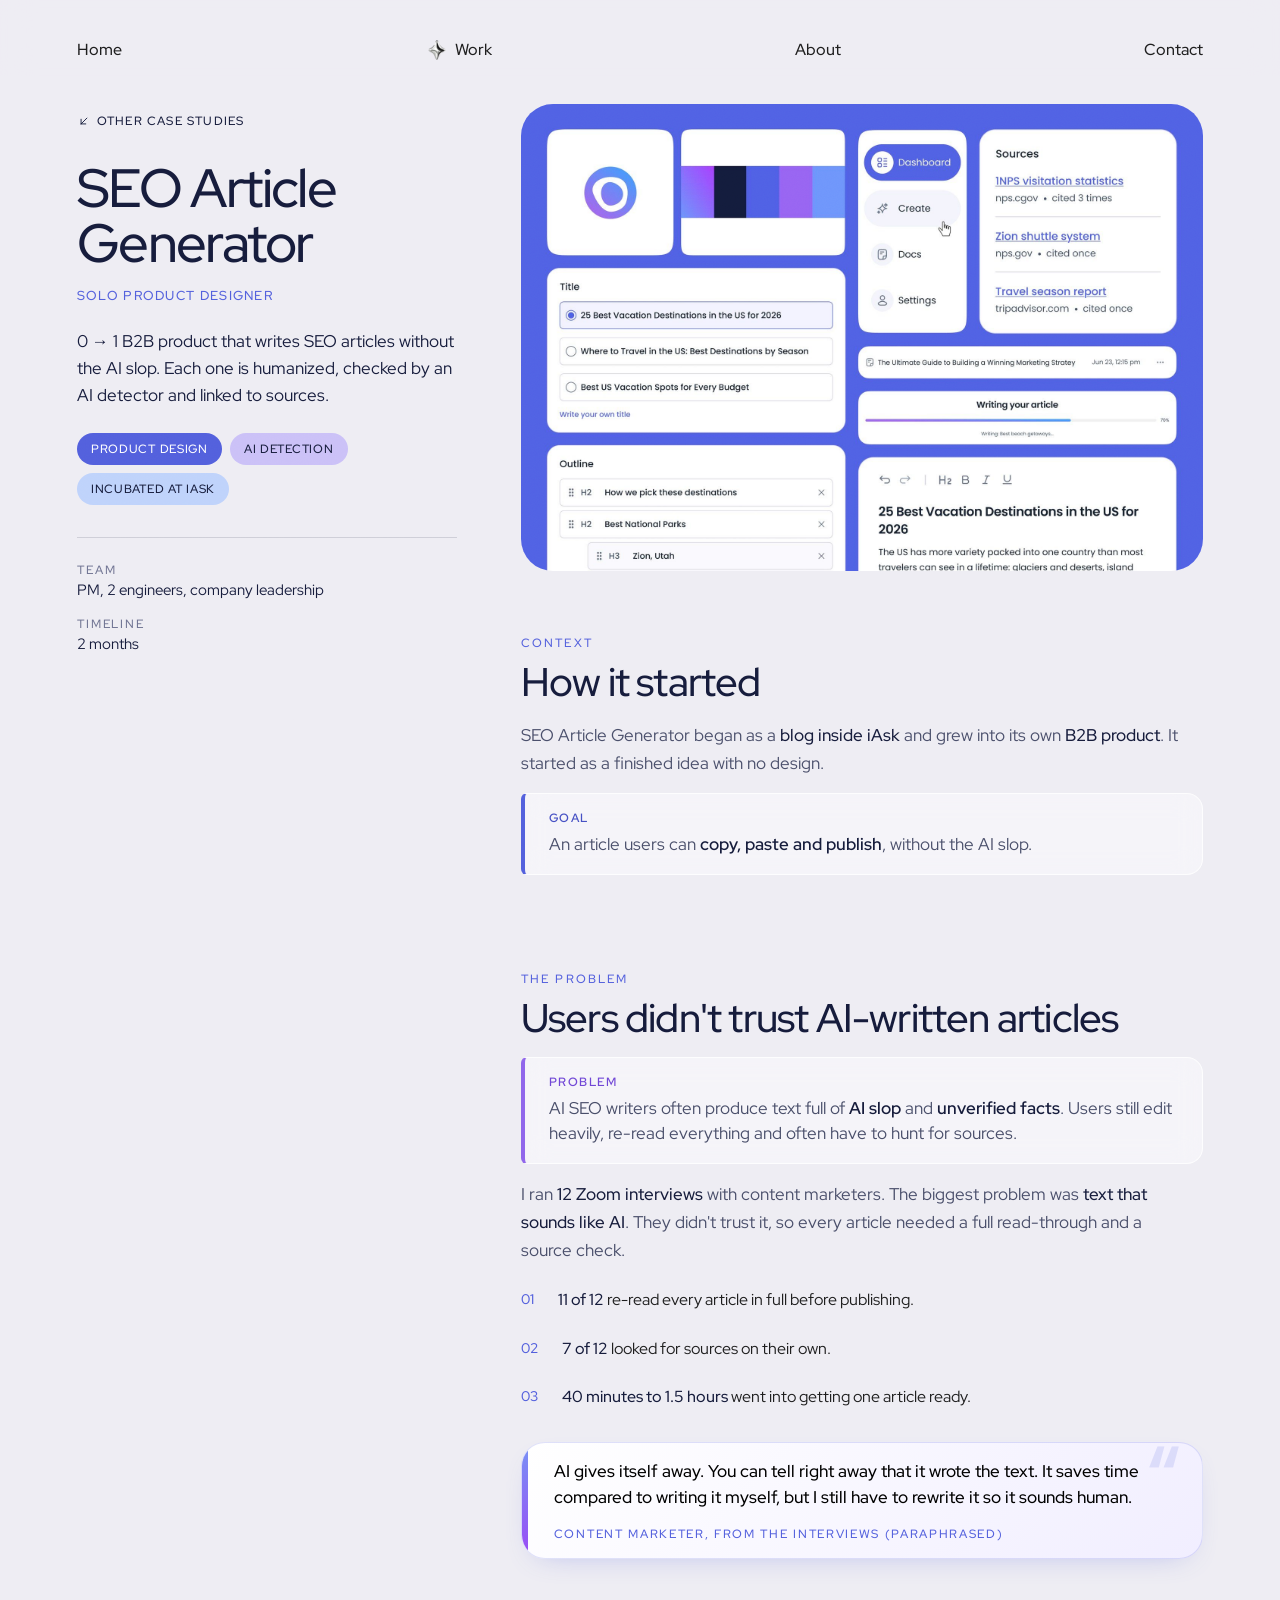
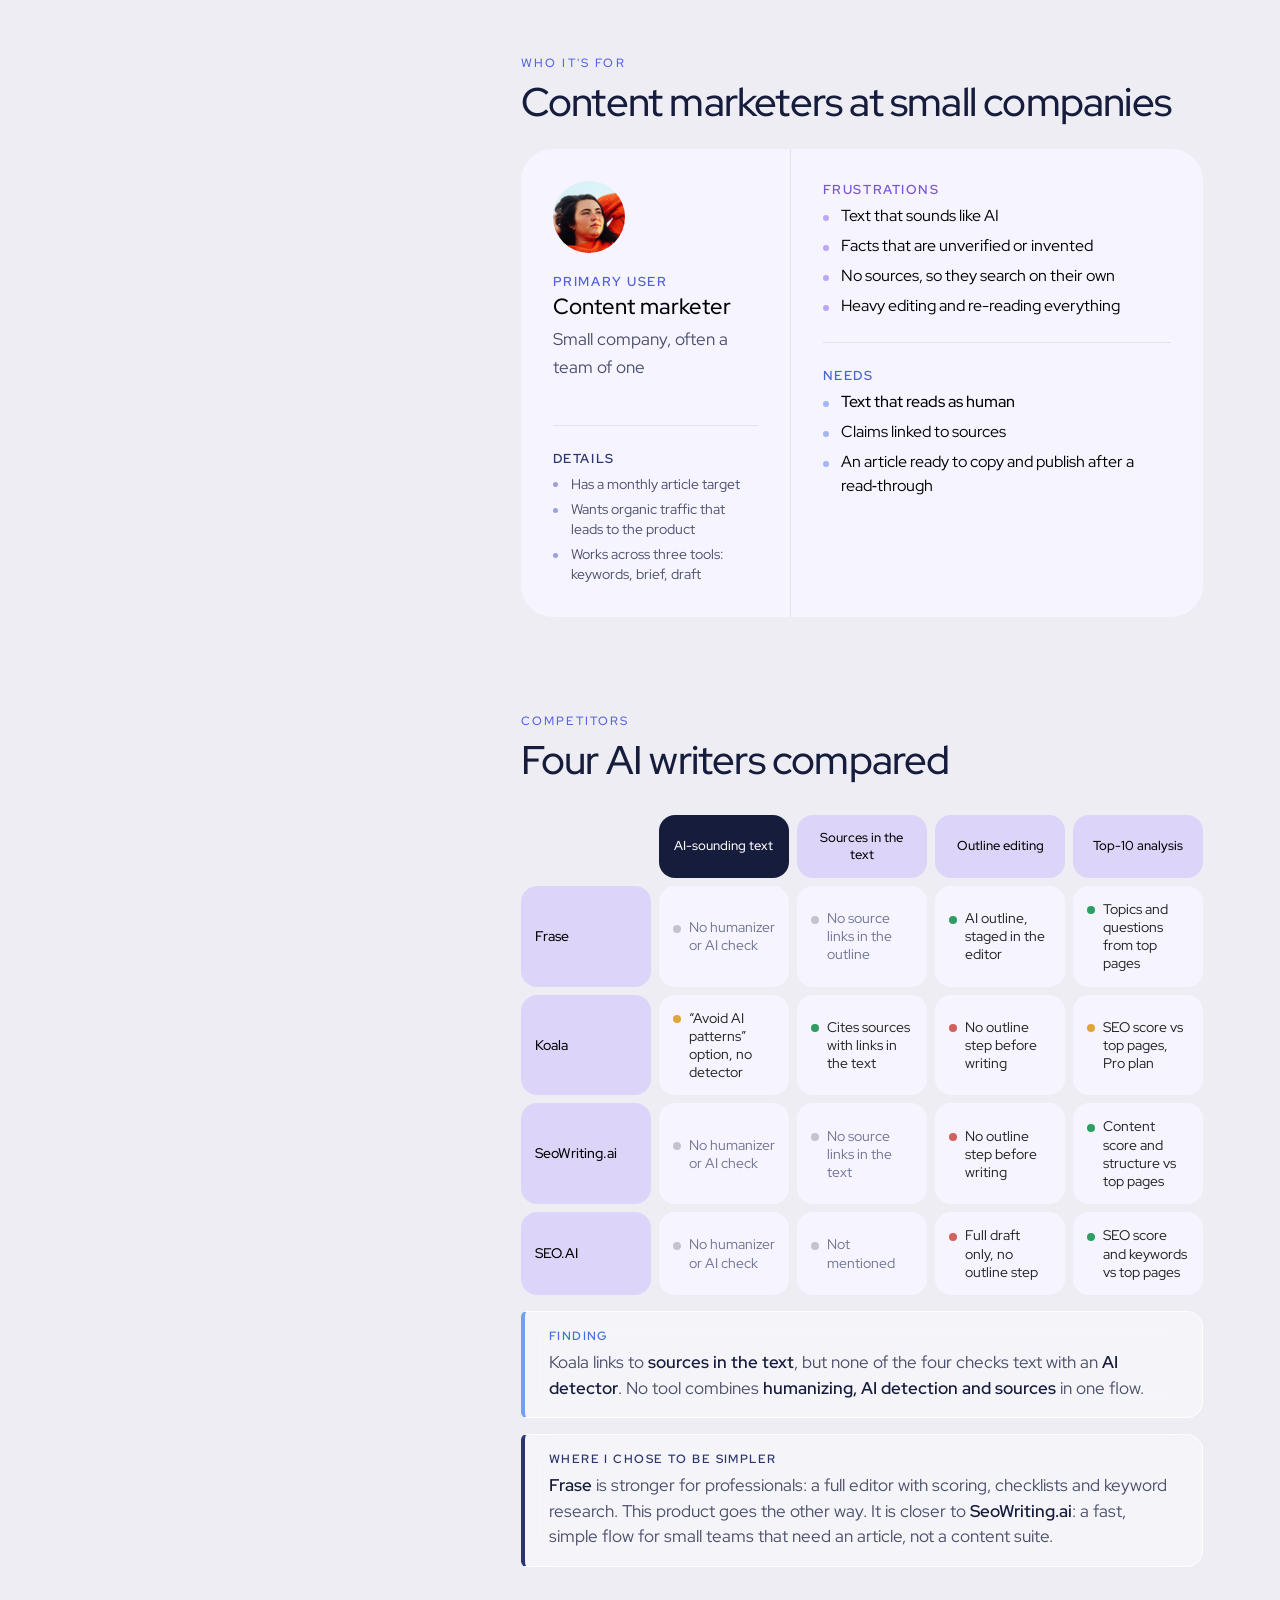
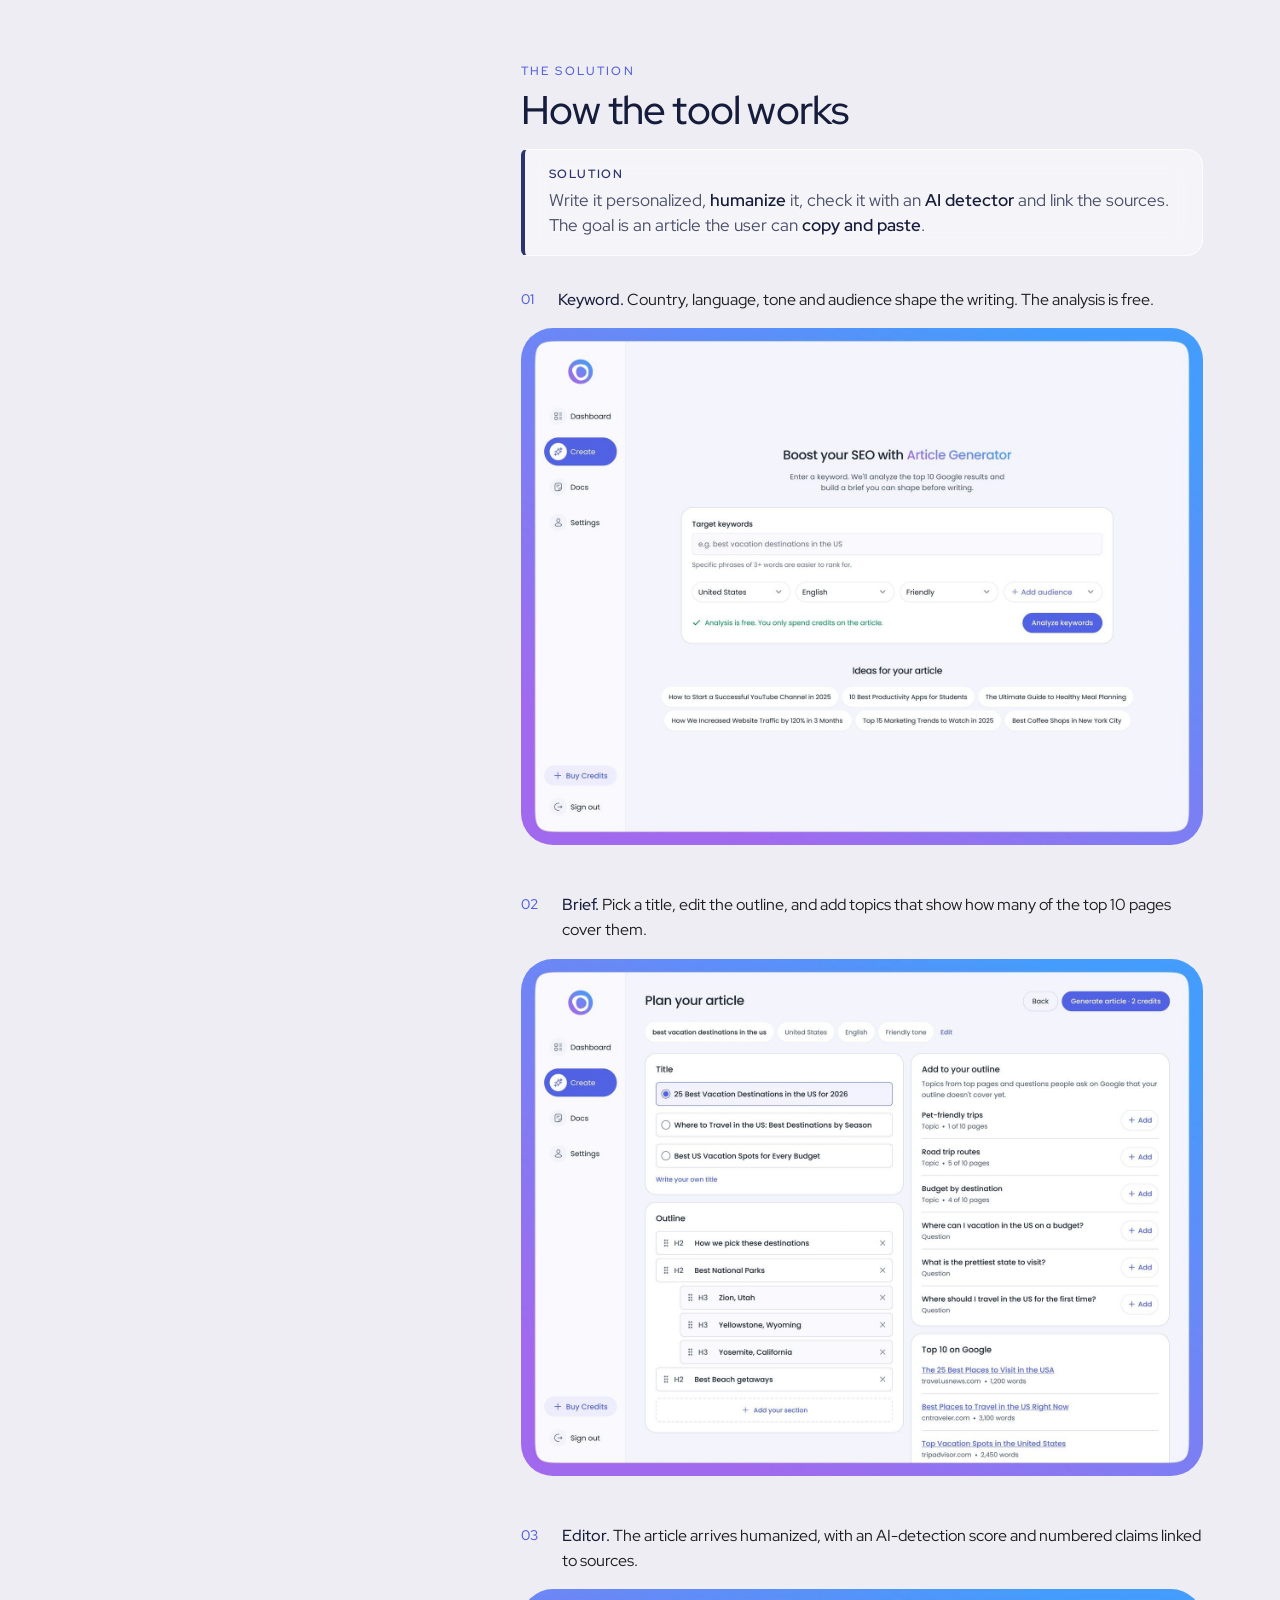
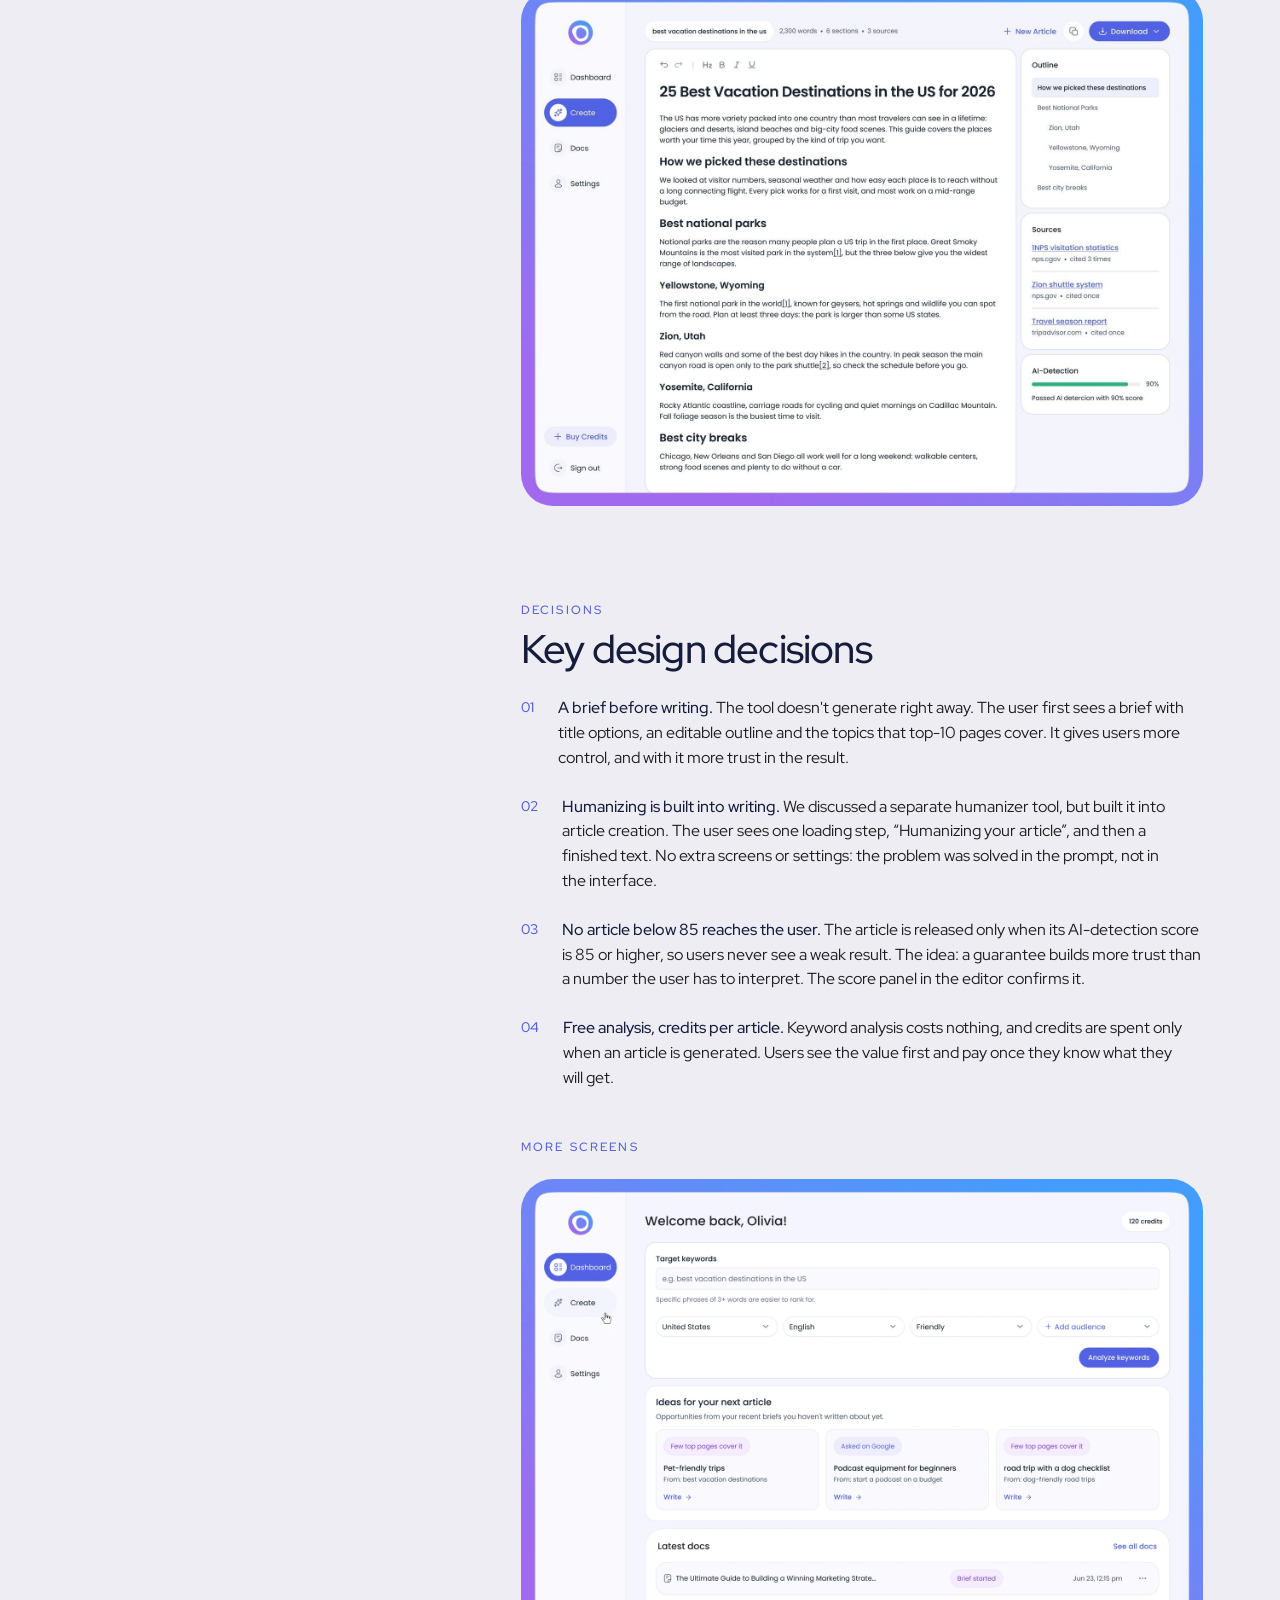
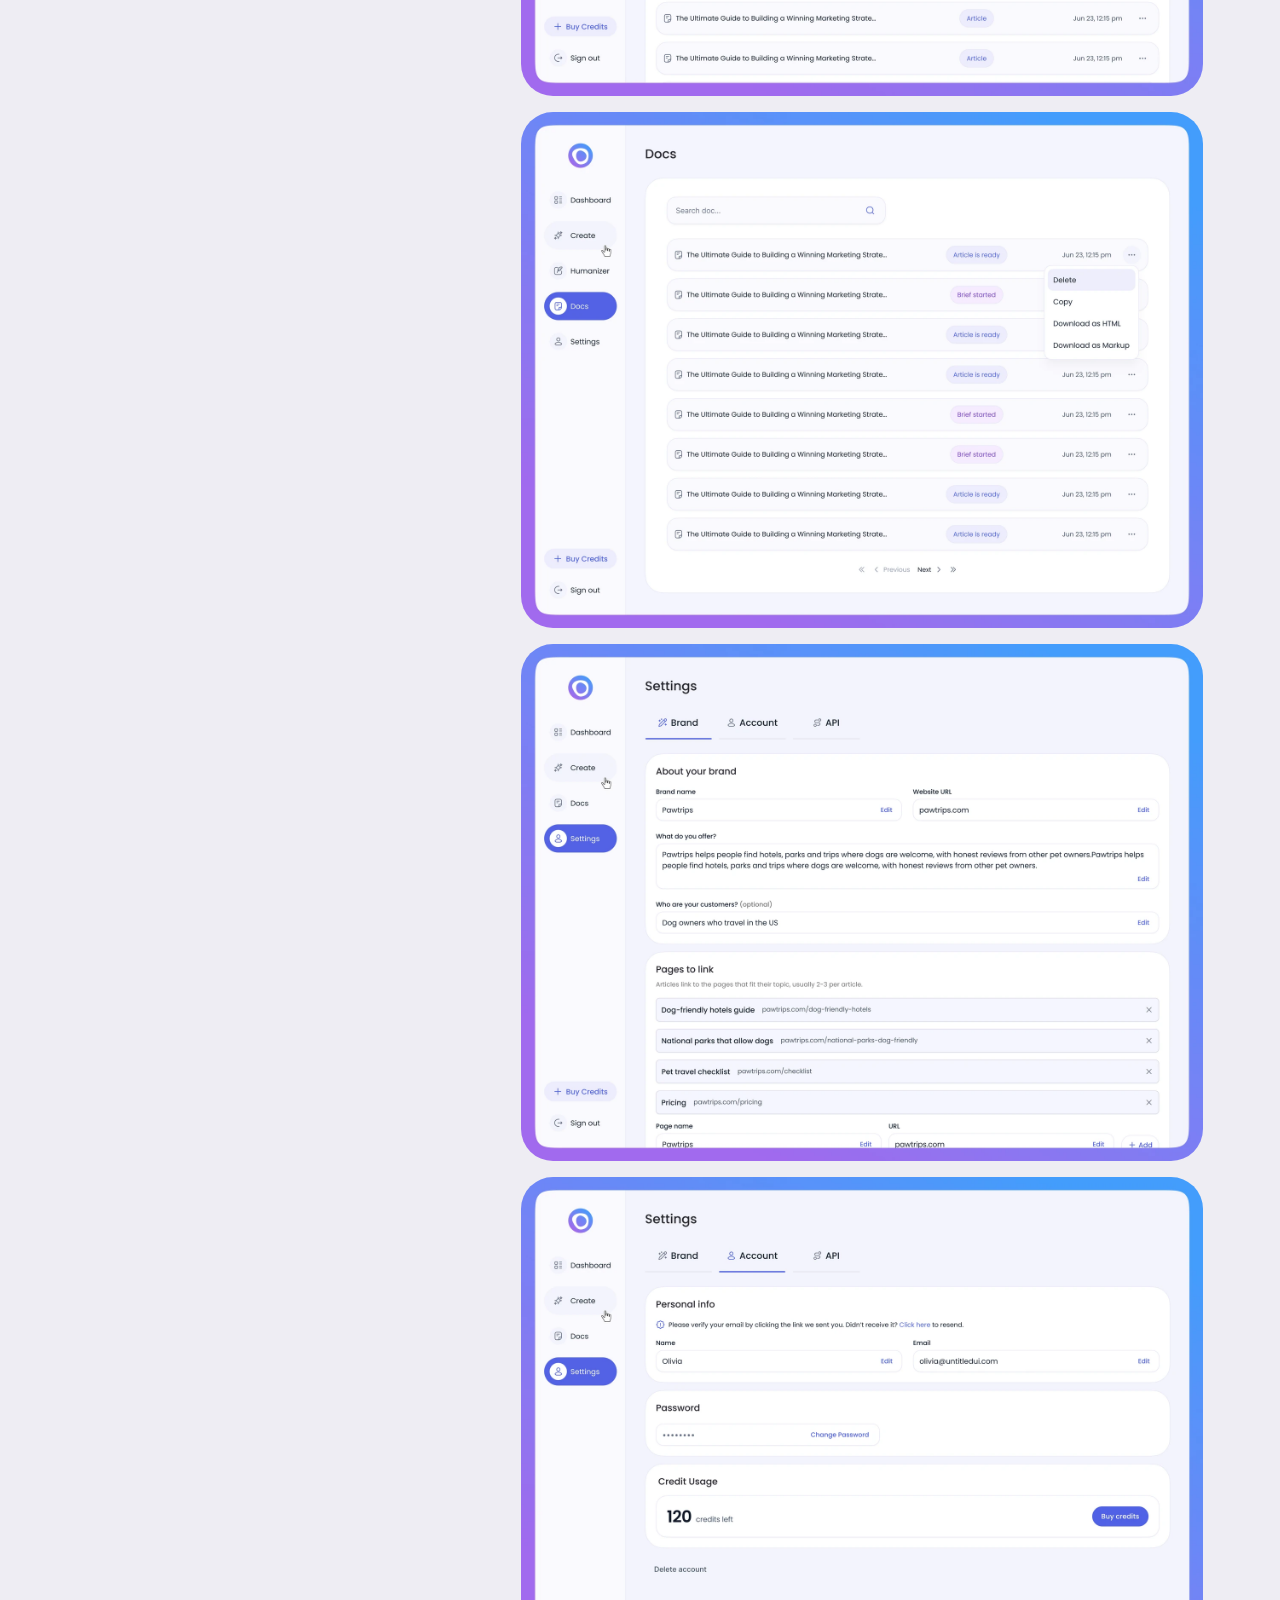
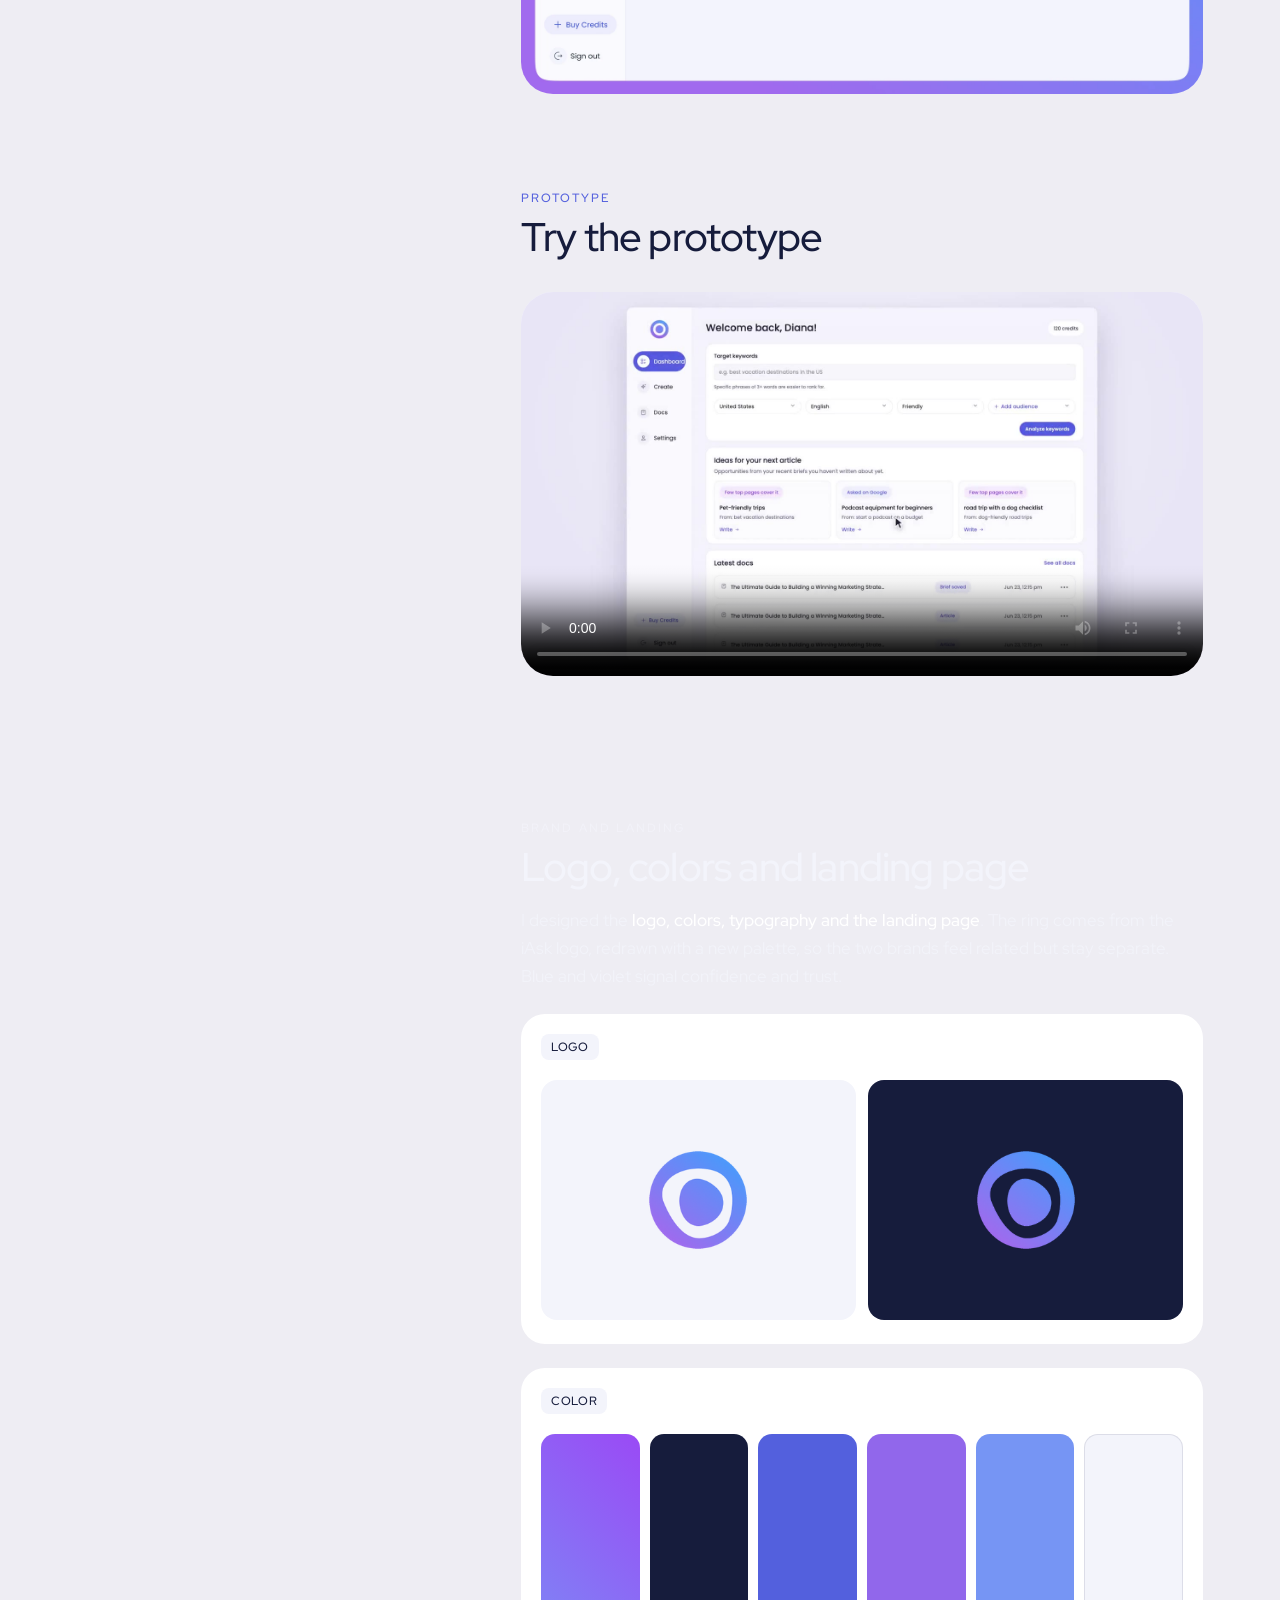
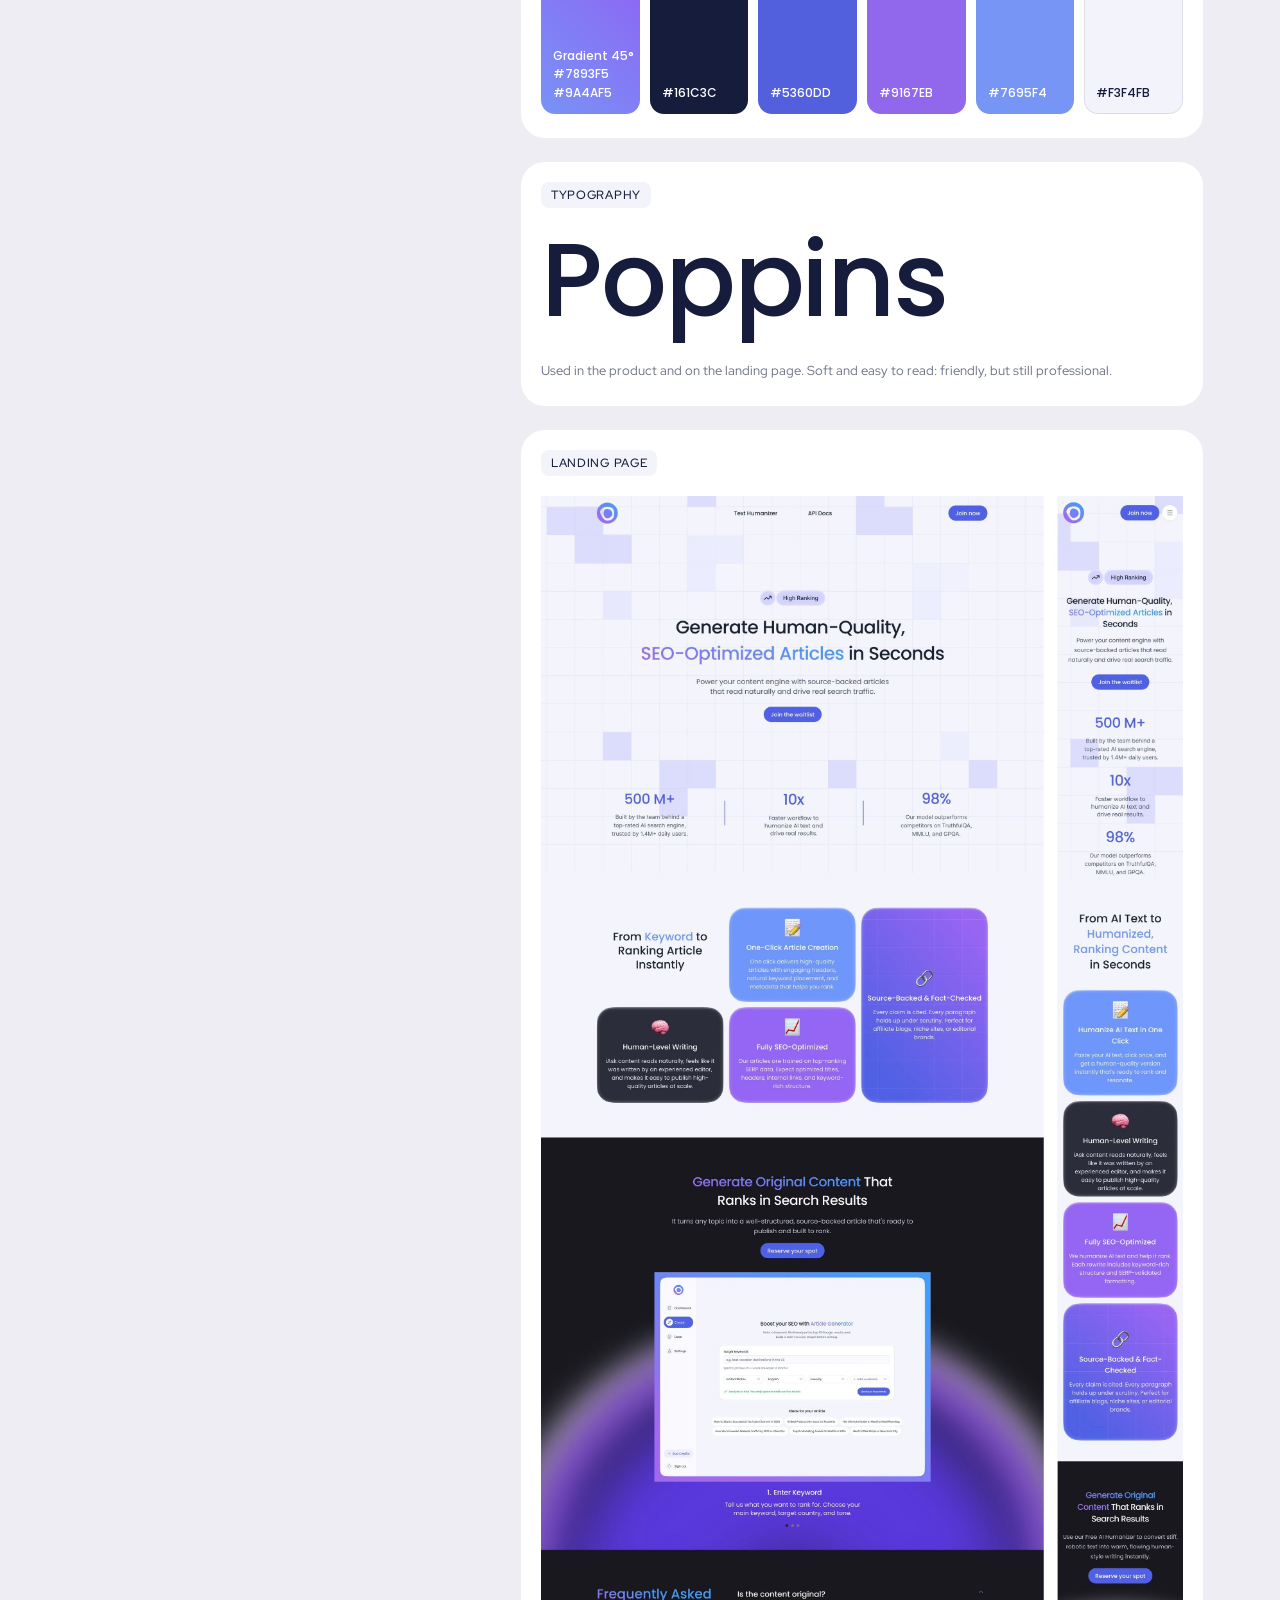
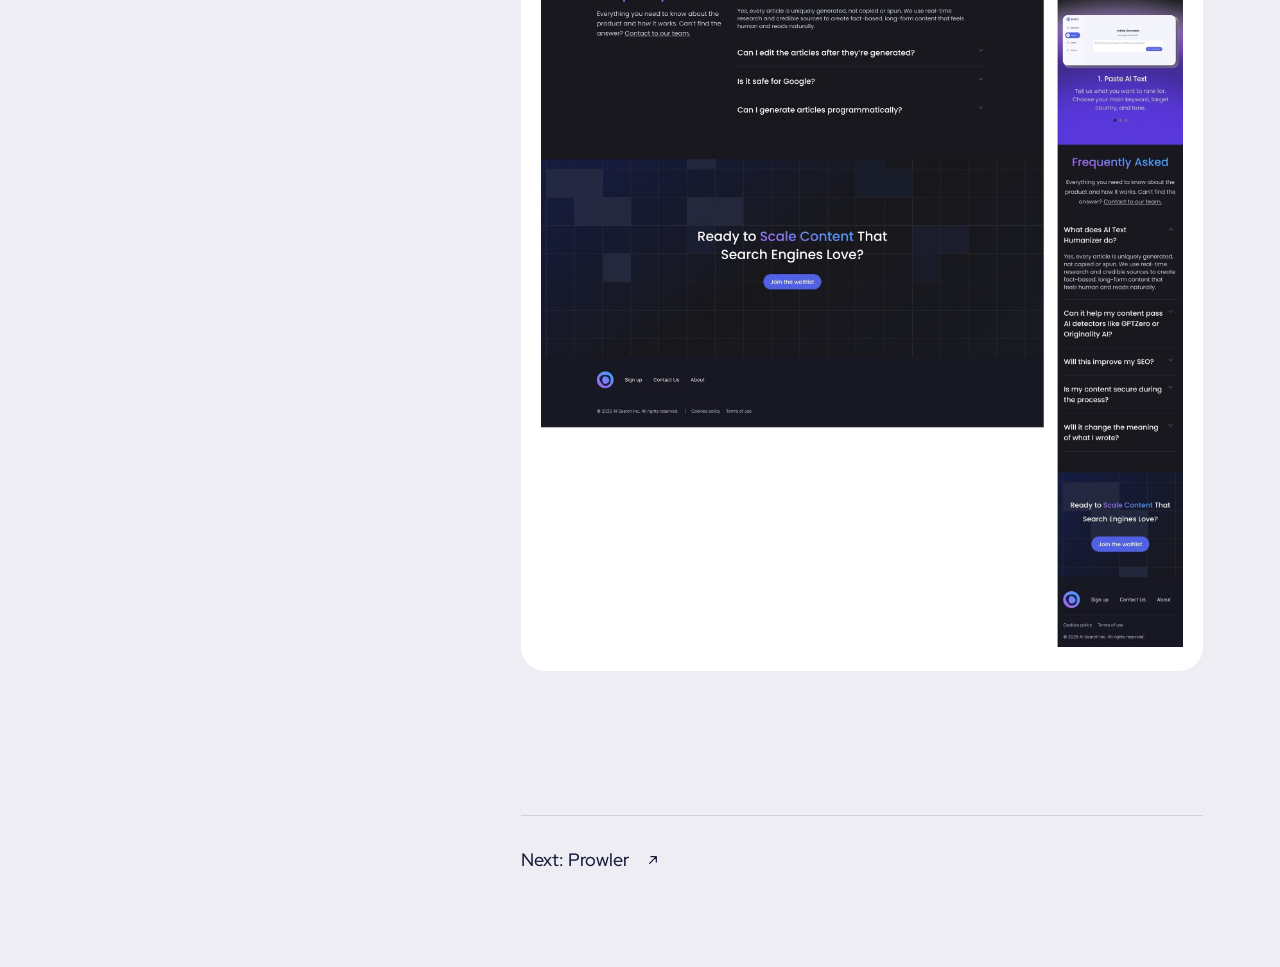
<file: site/seo-article-generator.html>
<!doctype html>
<html lang="en">
<head>
  <meta charset="UTF-8">
  <meta name="viewport" content="width=device-width, initial-scale=1">
  <title>SEO Article Generator — Diana Tiart</title>
  <link rel="icon" type="image/png" href="assets/favicon.png">
  <meta property="og:type" content="website">
  <meta property="og:title" content="SEO Article Generator — Diana Tiart">
  <meta property="og:description" content="0 → 1 B2B product that writes SEO articles without the AI slop. Each one is humanized, checked by an AI detector and linked to sources.">
  <meta name="description" content="0 → 1 B2B product that writes SEO articles without the AI slop. Each one is humanized, checked by an AI detector and linked to sources.">

  <link rel="preconnect" href="https://fonts.googleapis.com">
  <link rel="preconnect" href="https://fonts.gstatic.com" crossorigin>
  <link href="https://fonts.googleapis.com/css2?family=Red+Hat+Display:wght@400;500&family=Poppins:wght@400;500;600&display=swap" rel="stylesheet">

  <link rel="stylesheet" href="styles.css?v=199">
</head>
<body class="case-split">
  <div class="grain" aria-hidden="true"></div>

  <header class="nav-wrap">
    <nav class="pill-nav">
      <a href="index.html#home" class="pill-nav__item">
        <span class="pill-nav__icon" aria-hidden="true"><img class="pill-nav__icon-img" src="assets/menu-star.png?v=3" alt="" width="24" height="24"></span>
        <span class="pill-nav__label"><span class="pill-nav__label-inner">Home</span><span class="pill-nav__label-inner" aria-hidden="true">Home</span></span>
      </a>
      <a href="work.html" class="pill-nav__item is-active">
        <span class="pill-nav__icon" aria-hidden="true"><img class="pill-nav__icon-img" src="assets/menu-star.png?v=3" alt="" width="24" height="24"></span>
        <span class="pill-nav__label"><span class="pill-nav__label-inner">Work</span><span class="pill-nav__label-inner" aria-hidden="true">Work</span></span>
      </a>
      <a href="about.html" class="pill-nav__item">
        <span class="pill-nav__icon" aria-hidden="true"><img class="pill-nav__icon-img" src="assets/menu-star.png?v=3" alt="" width="24" height="24"></span>
        <span class="pill-nav__label"><span class="pill-nav__label-inner">About</span><span class="pill-nav__label-inner" aria-hidden="true">About</span></span>
      </a>
      <a href="contact.html" class="pill-nav__item">
        <span class="pill-nav__icon" aria-hidden="true"><img class="pill-nav__icon-img" src="assets/menu-star.png?v=3" alt="" width="24" height="24"></span>
        <span class="pill-nav__label"><span class="pill-nav__label-inner">Contact</span><span class="pill-nav__label-inner" aria-hidden="true">Contact</span></span>
      </a>
    </nav>
  </header>

  <main>
    <section class="case-page case-page--split">

      <div class="split">
        <aside class="split__side rise-group is-page-hero">
          <a class="case-crumb rise" style="--d:80ms" href="work.html">
            <svg width="14" height="14" viewBox="0 0 24 24" fill="none"><path d="M7 17L17 7M17 7H9M17 7V15" stroke="currentColor" stroke-width="1.6" stroke-linecap="round" stroke-linejoin="round"/></svg>
            Other case studies
          </a>
          <h1 class="split__title rise" style="--d:140ms">SEO Article Generator</h1>
          <p class="split__role rise" style="--d:180ms">Solo product designer</p>
          <p class="split__desc rise" style="--d:220ms">0 → 1 B2B product that writes SEO articles without the AI slop. Each one is humanized, checked by an AI detector and linked to sources.</p>
          <div class="split__tags rise" style="--d:260ms">
            <span class="split__tag split__tag--1">Product Design</span>
            <span class="split__tag split__tag--2">AI Detection</span>
            <span class="split__tag split__tag--3">Incubated at iAsk</span>
          </div>
          <dl class="split__meta rise" style="--d:300ms">
            <div><dt>Team</dt><dd>PM, 2 engineers, company leadership</dd></div>
            <div><dt>Timeline</dt><dd>2 months</dd></div>
          </dl>
        </aside>

        <div class="split__main">
                <div class="rise-group is-page-hero">
          <div class="case-media case-media--image case-media--wide rise" style="--d:380ms">
            <img src="assets/seo-hero.jpg?v=2" alt="Product interface pieces on the brand blue: logo, color palette, navigation, title options, outline, sources panel, docs row, writing progress and the editor">
          </div>
        </div>

        <div class="case-section rise-group" id="context">
          <span class="case-section__eyebrow rise" style="--d:60ms">Context</span>
          <h2 class="case-section__heading rise" style="--d:100ms">How it started</h2>
          <p class="rise" style="--d:140ms">SEO Article Generator began as a <strong>blog inside iAsk</strong> and grew into its own <strong>B2B product</strong>. It started as a finished idea with no design.</p>
          <div class="case-goal case-goal--goal rise" style="--d:170ms">
            <span class="case-goal__label">Goal</span>
            <p class="case-goal__text">An article users can <strong>copy, paste and publish</strong>, without the AI slop.</p>
          </div>
        </div>


<div class="case-section rise-group" id="problem">
          <span class="case-section__eyebrow rise" style="--d:60ms">The Problem</span>
          <h2 class="case-section__heading rise" style="--d:100ms">Users didn't trust AI-written articles</h2>
          <div class="case-goal case-goal--problem rise" style="--d:140ms">
            <span class="case-goal__label">Problem</span>
            <p class="case-goal__text">AI SEO writers often produce text full of <strong>AI slop</strong> and <strong>unverified facts</strong>. Users still edit heavily, re-read everything and often have to hunt for sources.</p>
          </div>
          <p class="rise" style="--d:170ms">I ran <strong>12 Zoom interviews</strong> with content marketers. The biggest problem was <strong>text that sounds like AI</strong>. They didn't trust it, so every article needed a full read-through and a source check.</p>
          <div class="case-findings rise" style="--d:200ms">
            <div class="case-finding">
              <span class="case-finding__index">01</span>
              <p><strong>11 of 12</strong> re-read every article in full before publishing.</p>
            </div>
            <div class="case-finding">
              <span class="case-finding__index">02</span>
              <p><strong>7 of 12</strong> looked for sources on their own.</p>
            </div>
            <div class="case-finding">
              <span class="case-finding__index">03</span>
              <p><strong>40 minutes to 1.5 hours</strong> went into getting one article ready.</p>
            </div>
          </div>
          <figure class="case-quote rise" style="--d:230ms">
            <span class="case-quote__mark" aria-hidden="true">&ldquo;</span>
            <blockquote>AI gives itself away. You can tell right away that it wrote the text. It saves time compared to writing it myself, but I still have to rewrite it so it sounds human.</blockquote>
            <figcaption>Content marketer, from the interviews (paraphrased)</figcaption>
          </figure>
        </div>

        <div class="case-section rise-group" id="audience">
          <span class="case-section__eyebrow rise" style="--d:60ms">Who It's For</span>
          <h2 class="case-section__heading rise" style="--d:100ms">Content marketers at small companies</h2>
          <div class="persona rise" style="--d:180ms">
            <div class="persona__side">
              <div class="persona__avatar">
                <img src="assets/seo-persona.jpg?v=1" alt="Portrait of the primary user" width="72" height="72">
              </div>
              <span class="persona__label">Primary user</span>
              <h3 class="persona__role">Content marketer</h3>
              <p class="persona__context">Small company, often a team of one</p>
              <div class="persona__flow">
                <span class="persona__flow-label">Details</span>
                <ul class="persona__list persona__list--small">
                  <li>Has a monthly article target</li>
                  <li>Wants organic traffic that leads to the product</li>
                  <li>Works across three tools: keywords, brief, draft</li>
                </ul>
              </div>
            </div>
            <div class="persona__main">
              <div class="persona__block">
                <span class="persona__eyebrow">Frustrations</span>
                <ul class="persona__list">
                  <li>Text that sounds like AI</li>
                  <li>Facts that are unverified or invented</li>
                  <li>No sources, so they search on their own</li>
                  <li>Heavy editing and re-reading everything</li>
                </ul>
              </div>
              <div class="persona__block">
                <span class="persona__eyebrow">Needs</span>
                <ul class="persona__list">
                  <li><strong>Text that reads as human</strong></li>
                  <li>Claims linked to sources</li>
                  <li>An article ready to copy and publish after a read&#8209;through</li>
                </ul>
              </div>
            </div>
          </div>
        </div>

        <div class="case-section rise-group" id="competitors">
          <span class="case-section__eyebrow rise" style="--d:60ms">Competitors</span>
          <h2 class="case-section__heading rise" style="--d:100ms">Four AI writers compared</h2>
          <div class="case-tiles-wrap rise" style="--d:250ms">
            <table class="case-tiles">
              <thead>
                <tr>
                  <td class="tile tile--corner"><span class="visually-hidden">Tool</span></td>
                  <th scope="col" class="tile tile--head tile--key">AI-sounding text</th>
                  <th scope="col" class="tile tile--head">Sources in the text</th>
                  <th scope="col" class="tile tile--head">Outline editing</th>
                  <th scope="col" class="tile tile--head">Top-10 analysis</th>
                </tr>
              </thead>
              <tbody>
                <tr>
                  <th scope="row" class="tile tile--label">Frase</th>
                  <td data-label="AI-sounding text" class="tile tile--none"><span>No humanizer or AI check</span></td><td data-label="Sources in the text" class="tile tile--none"><span>No source links in the outline</span></td><td data-label="Outline editing" class="tile tile--good"><span>AI outline, staged in the editor</span></td><td data-label="Top-10 analysis" class="tile tile--good"><span>Topics and questions from top pages</span></td>
                </tr>
                <tr>
                  <th scope="row" class="tile tile--label">Koala</th>
                  <td data-label="AI-sounding text" class="tile tile--part"><span>&ldquo;Avoid AI patterns&rdquo; option, no detector</span></td><td data-label="Sources in the text" class="tile tile--good"><span>Cites sources with links in the text</span></td><td data-label="Outline editing" class="tile tile--bad"><span>No outline step before writing</span></td><td data-label="Top-10 analysis" class="tile tile--part"><span>SEO score vs top pages, Pro plan</span></td>
                </tr>
                <tr>
                  <th scope="row" class="tile tile--label">SeoWriting.ai</th>
                  <td data-label="AI-sounding text" class="tile tile--none"><span>No humanizer or AI check</span></td><td data-label="Sources in the text" class="tile tile--none"><span>No source links in the text</span></td><td data-label="Outline editing" class="tile tile--bad"><span>No outline step before writing</span></td><td data-label="Top-10 analysis" class="tile tile--good"><span>Content score and structure vs top pages</span></td>
                </tr>
                <tr>
                  <th scope="row" class="tile tile--label">SEO.AI</th>
                  <td data-label="AI-sounding text" class="tile tile--none"><span>No humanizer or AI check</span></td><td data-label="Sources in the text" class="tile tile--none"><span>Not mentioned</span></td><td data-label="Outline editing" class="tile tile--bad"><span>Full draft only, no outline step</span></td><td data-label="Top-10 analysis" class="tile tile--good"><span>SEO score and keywords vs top pages</span></td>
                </tr>
              </tbody>
            </table>
          </div>
          <div class="case-goal case-goal--finding rise" style="--d:280ms">
            <span class="case-goal__label">Finding</span>
            <p class="case-goal__text">Koala links to <strong>sources in the text</strong>, but none of the four checks text with an <strong>AI detector</strong>. No tool combines <strong>humanizing, AI detection and sources</strong> in one flow.</p>
          </div>
          <div class="case-goal case-goal--solution rise" style="--d:320ms">
            <span class="case-goal__label">Where I chose to be simpler</span>
            <p class="case-goal__text"><strong>Frase</strong> is stronger for professionals: a full editor with scoring, checklists and keyword research. This product goes the other way. It is closer to <strong>SeoWriting.ai</strong>: a fast, simple flow for small teams that need an article, not a content suite.</p>
          </div>

        </div>

        <div class="case-section rise-group" id="solution">
          <span class="case-section__eyebrow rise" style="--d:60ms">The Solution</span>
          <h2 class="case-section__heading rise" style="--d:100ms">How the tool works</h2>
          <div class="case-goal case-goal--solution rise" style="--d:150ms">
            <span class="case-goal__label">Solution</span>
            <p class="case-goal__text">Write it personalized, <strong>humanize</strong> it, check it with an <strong>AI detector</strong> and link the sources. The goal is an article the user can <strong>copy and paste</strong>.</p>
          </div>
          <div class="case-steps">
            <div class="case-step rise" style="--d:240ms">
              <div class="case-finding">
                <span class="case-finding__index">01</span>
                <div class="case-finding__body"><p><strong>Keyword.</strong> Country, language, tone and audience shape the writing. The analysis is free.</p></div>
              </div>
              <div class="case-media case-media--image">
                <img src="assets/seo-flow-1-keyword.jpg?v=3" alt="Keyword screen: target keywords field with a hint about 3-word phrases, country, language, tone and audience selectors, an Analyze keywords button and the note that analysis is free">
              </div>
            </div>
            <div class="case-step rise" style="--d:280ms">
              <div class="case-finding">
                <span class="case-finding__index">02</span>
                <div class="case-finding__body"><p><strong>Brief.</strong> Pick a title, edit the outline, and add topics that show how many of the top 10 pages cover them.</p></div>
              </div>
              <div class="case-media case-media--image">
                <img src="assets/seo-flow-3-brief.jpg?v=4" alt="Brief screen titled Plan your article: title options, an editable outline with H2 and H3 sections, topics and questions to add, and the top 10 Google results">
              </div>
            </div>
            <div class="case-step rise" style="--d:320ms">
              <div class="case-finding">
                <span class="case-finding__index">03</span>
                <div class="case-finding__body"><p><strong>Editor.</strong> The article arrives humanized, with an AI-detection score and numbered claims linked to sources.</p></div>
              </div>
              <div class="case-media case-media--image">
                <img src="assets/seo-flow-5-editor.jpg?v=5" alt="Editor: the finished article with a formatting toolbar, an outline panel, a sources panel with cite counts and an AI-detection score panel">
              </div>
            </div>
          </div>
        </div>

        <div class="case-section rise-group" id="decisions">
          <span class="case-section__eyebrow rise" style="--d:60ms">Decisions</span>
          <h2 class="case-section__heading rise" style="--d:100ms">Key design decisions</h2>
          <div class="case-findings rise" style="--d:140ms">
            <div class="case-finding">
              <span class="case-finding__index">01</span>
              <p><strong>A brief before writing.</strong> The tool doesn't generate right away. The user first sees a brief with title options, an editable outline and the topics that top-10 pages cover. It gives users more control, and with it more trust in the result.</p>
            </div>
            <div class="case-finding">
              <span class="case-finding__index">02</span>
              <p><strong>Humanizing is built into writing.</strong> We discussed a separate humanizer tool, but built it into article creation. The user sees one loading step, “Humanizing your article”, and then a finished text. No extra screens or settings: the problem was solved in the prompt, not in the interface.</p>
            </div>
            <div class="case-finding">
              <span class="case-finding__index">03</span>
              <p><strong>No article below 85 reaches the user.</strong> The article is released only when its AI-detection score is 85 or higher, so users never see a weak result. The idea: a guarantee builds more trust than a number the user has to interpret. The score panel in the editor confirms it.</p>
            </div>
            <div class="case-finding">
              <span class="case-finding__index">04</span>
              <p><strong>Free analysis, credits per article.</strong> Keyword analysis costs nothing, and credits are spent only when an article is generated. Users see the value first and pay once they know what they will get.</p>
            </div>
          </div>
        </div>

        <div class="case-section rise-group" id="screens">
          <span class="case-section__eyebrow rise" style="--d:60ms">More Screens</span>
          <div class="case-gallery rise" style="--d:100ms">
            <div class="case-media case-media--image">
              <img src="assets/seo-dashboard.webp?v=1" alt="Dashboard: welcome message, keyword form, ideas for the next article and the latest docs">
            </div>
            <div class="case-media case-media--image">
              <img src="assets/seo-docs.webp?v=1" alt="Docs: searchable list of briefs and articles with status and a menu to copy or download">
            </div>
            <div class="case-media case-media--image">
              <img src="assets/seo-settings.webp?v=1" alt="Settings, Brand tab: brand name, what you offer, customers and pages to link">
            </div>
            <div class="case-media case-media--image">
              <img src="assets/seo-account.webp?v=1" alt="Settings, Account tab: personal info, password and credit usage">
            </div>
          </div>
        </div>

        <div class="case-section rise-group" id="prototype">
          <span class="case-section__eyebrow rise" style="--d:60ms">Prototype</span>
          <h2 class="case-section__heading rise" style="--d:100ms">Try the prototype</h2>
          <div class="case-media case-media--video rise" style="--d:140ms">
            <video controls playsinline preload="metadata" poster="assets/seo-prototype-poster.jpg?v=2" aria-label="Product flow: from keyword to a finished, downloadable article">
              <source src="assets/seo-prototype.mp4?v=2" type="video/mp4">
            </video>
          </div>
        </div>

        <div class="dark-band" data-dark-section>
        <div class="case-section rise-group" id="brand">
          <span class="case-section__eyebrow rise" style="--d:60ms">Brand and Landing</span>
          <h2 class="case-section__heading rise" style="--d:100ms">Logo, colors and landing page</h2>
          <p class="rise" style="--d:130ms">I designed the <strong>logo, colors, typography and the landing page</strong>. The ring comes from the iAsk logo, redrawn with a new palette, so the two brands feel related but stay separate. Blue and violet signal confidence and trust.</p>

          <div class="brand-slide rise" style="--d:150ms">
            <div class="brand-slide__bar"><span>Logo</span></div>
            <div class="brand-slide__logos">
              <div class="brand-slide__panel brand-slide__panel--light">
                <img src="assets/seo-logo.png?v=2" alt="Product logo: a violet to blue circle with a white ring" width="120" height="120">
              </div>
              <div class="brand-slide__panel brand-slide__panel--dark">
                <img src="assets/seo-logo.png?v=2" alt="" width="120" height="120">
              </div>
            </div>
          </div>

          <div class="brand-slide rise" style="--d:150ms">
            <div class="brand-slide__bar"><span>Color</span></div>
            <ul class="brand-swatches">
              <li class="brand-swatch brand-swatch--grad"><span class="brand-swatch__meta">Gradient 45°<br>#7893F5<br>#9A4AF5</span></li>
              <li class="brand-swatch" style="--c:#161C3C"><span class="brand-swatch__meta">#161C3C</span></li>
              <li class="brand-swatch" style="--c:#5360DD"><span class="brand-swatch__meta">#5360DD</span></li>
              <li class="brand-swatch" style="--c:#9167EB"><span class="brand-swatch__meta">#9167EB</span></li>
              <li class="brand-swatch" style="--c:#7695F4"><span class="brand-swatch__meta">#7695F4</span></li>
              <li class="brand-swatch brand-swatch--light" style="--c:#F3F4FB"><span class="brand-swatch__meta">#F3F4FB</span></li>
            </ul>
          </div>

          <div class="brand-slide rise" style="--d:150ms">
            <div class="brand-slide__bar"><span>Typography</span></div>
            <div class="brand-type">
              <span class="brand-type__name">Poppins</span>
              <p class="brand-type__note">Used in the product and on the landing page. Soft and easy to read: friendly, but still professional.</p>
            </div>
          </div>

          <div class="brand-slide brand-slide--landing rise" style="--d:150ms">
            <div class="brand-slide__bar"><span>Landing page</span></div>
            <div class="case-media case-media--image">
              <img src="assets/seo-landing.jpg?v=4" alt="Landing page, desktop and mobile: hero, feature cards, product demo, FAQ and final call to action">
            </div>
          </div>
        </div>

        </div>

        <div class="case-footer rise-group">
          <a class="case-footer__next rise" style="--d:60ms" href="prowler.html">
            Next: Prowler
            <svg width="16" height="16" viewBox="0 0 24 24" fill="none"><path d="M7 17L17 7M17 7H9M17 7V15" stroke="currentColor" stroke-width="1.8" stroke-linecap="round" stroke-linejoin="round"/></svg>
          </a>
        </div>

        </div>
      </div>
    </section>
  </main>

  <script src="script.js?v=23"></script>
</body>
</html>
</file>
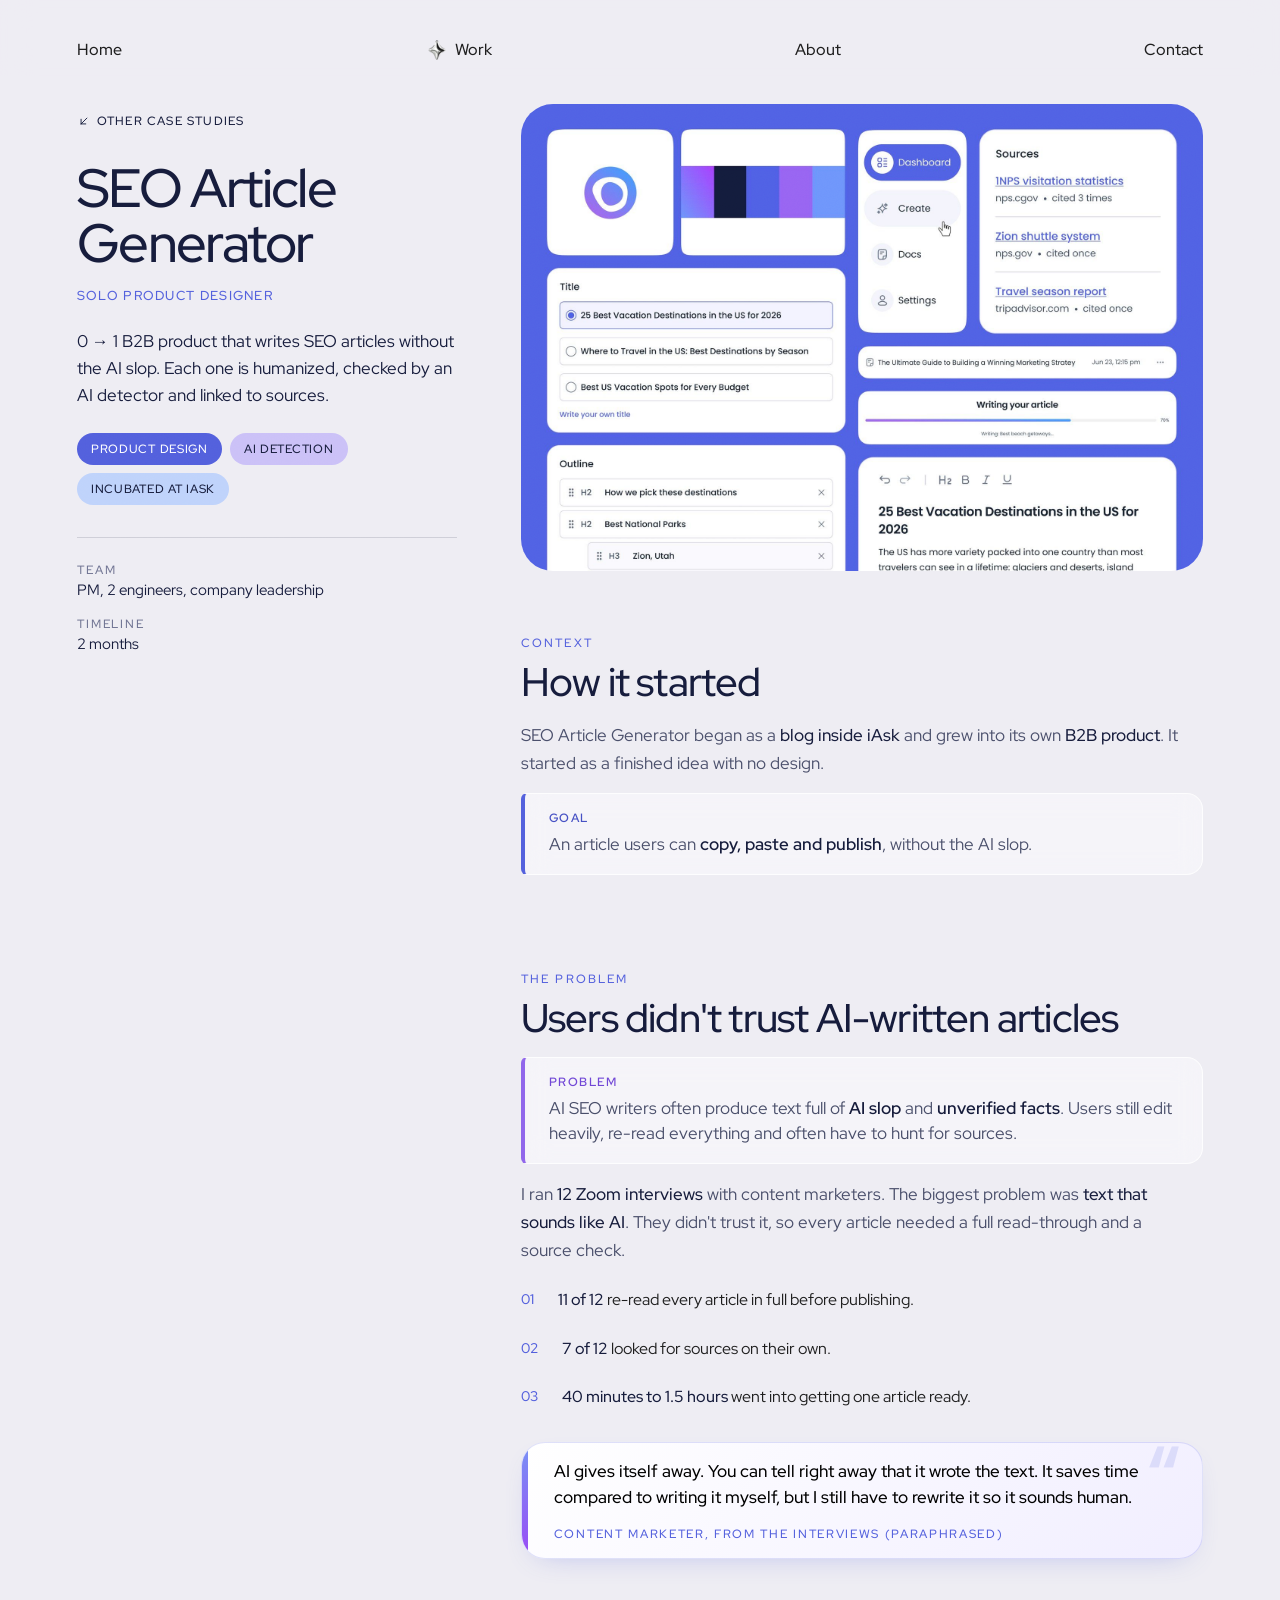
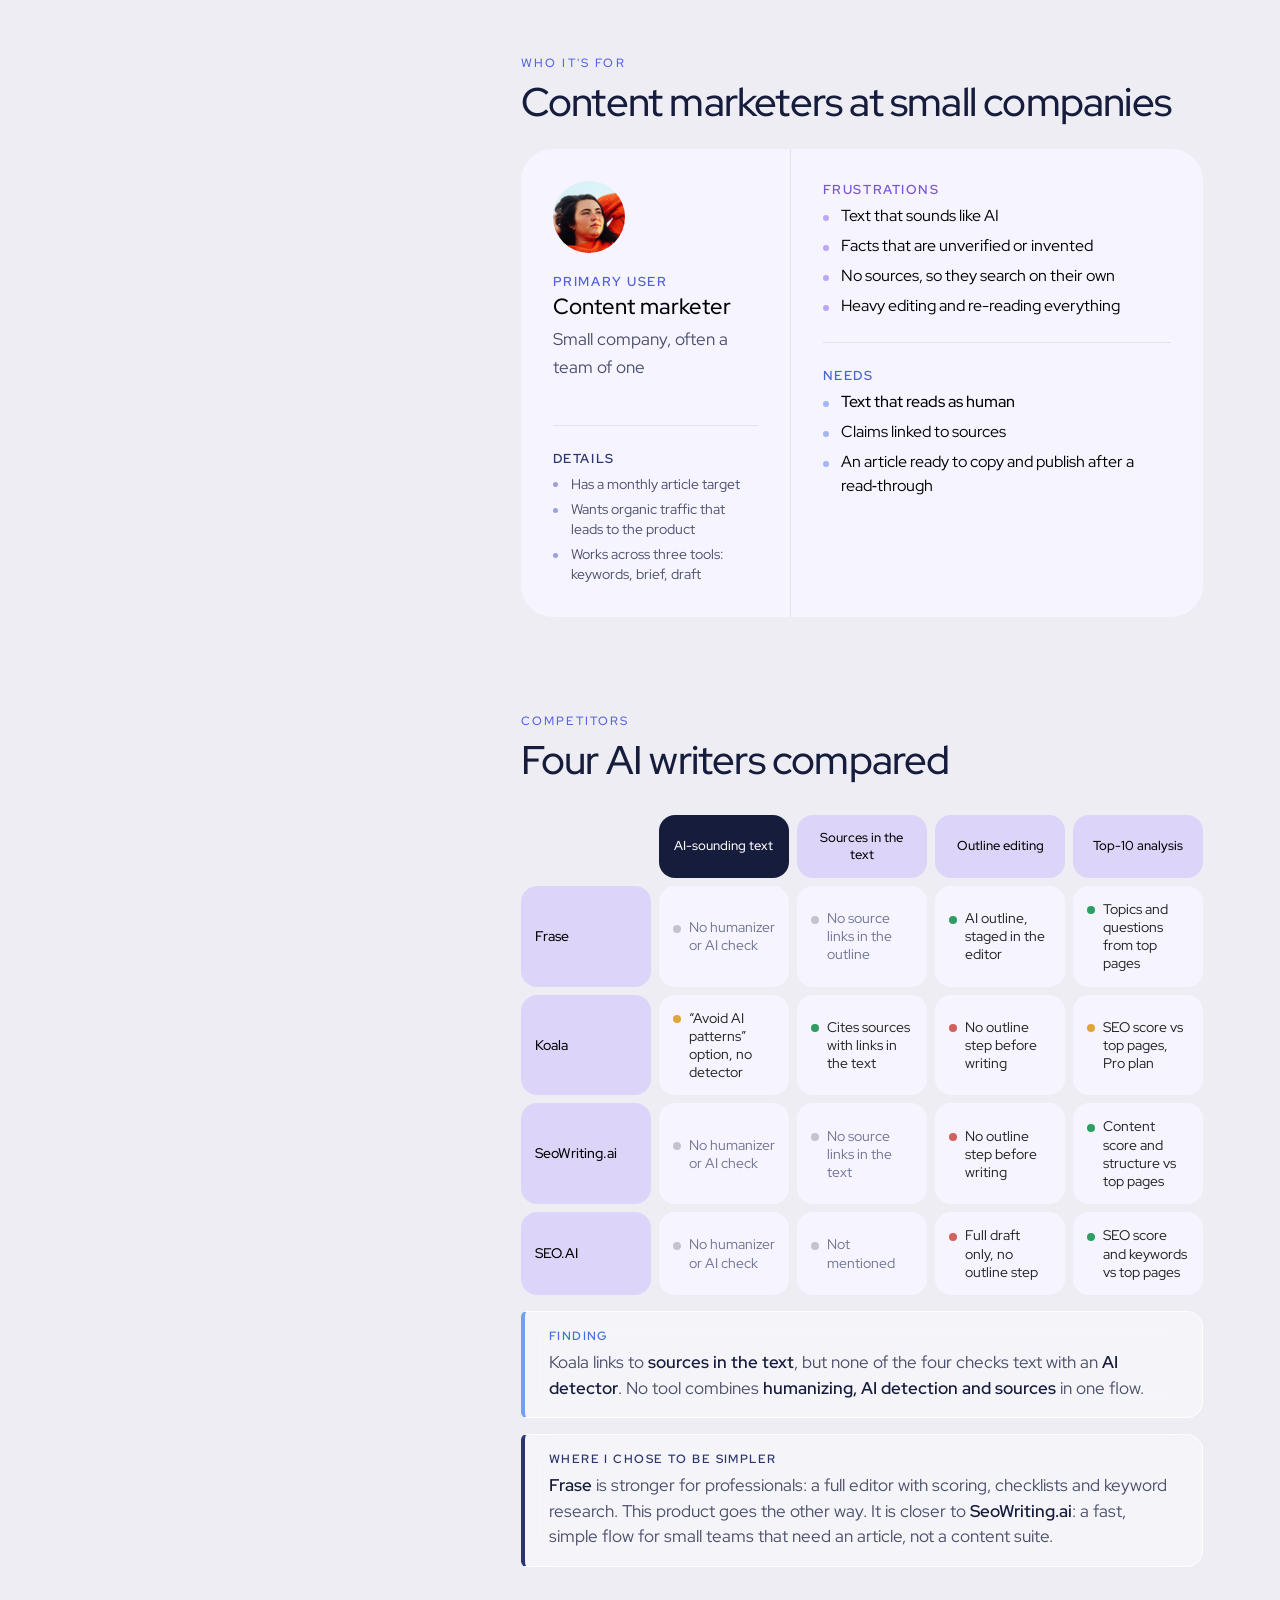
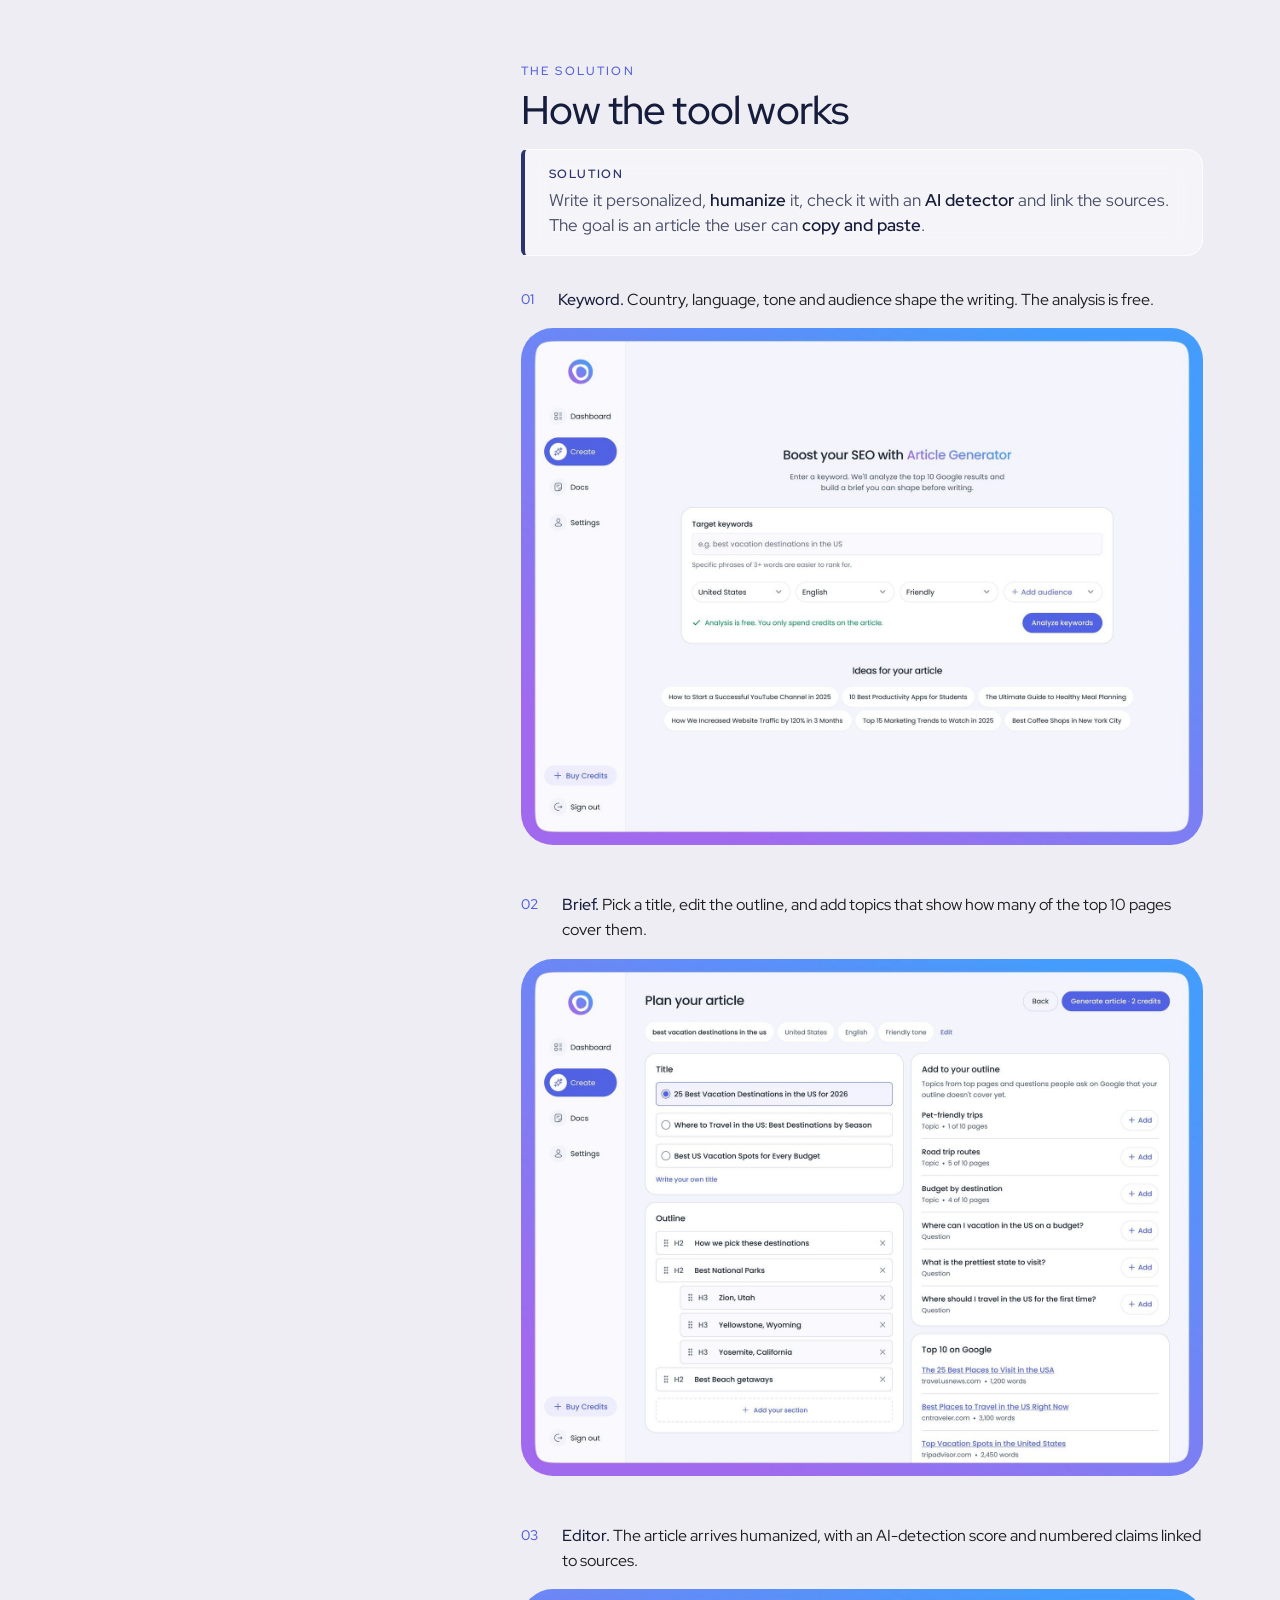
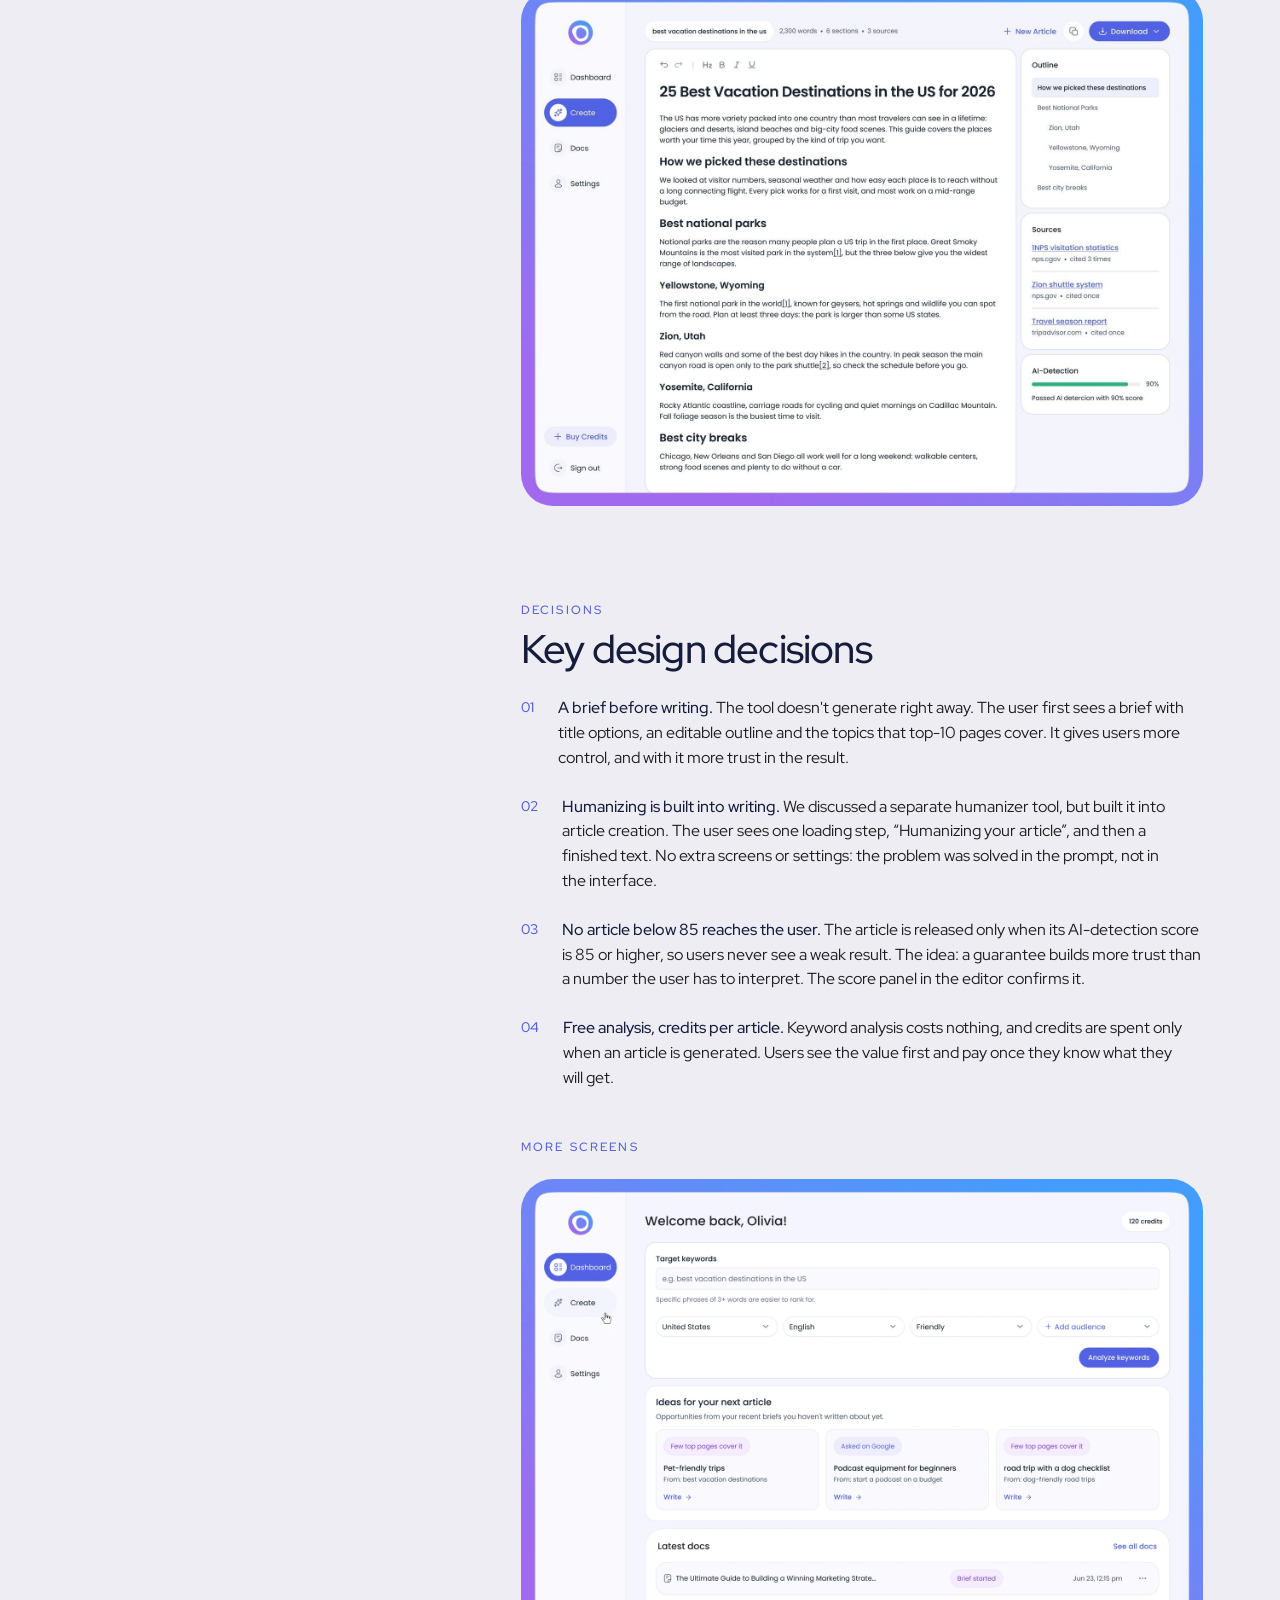
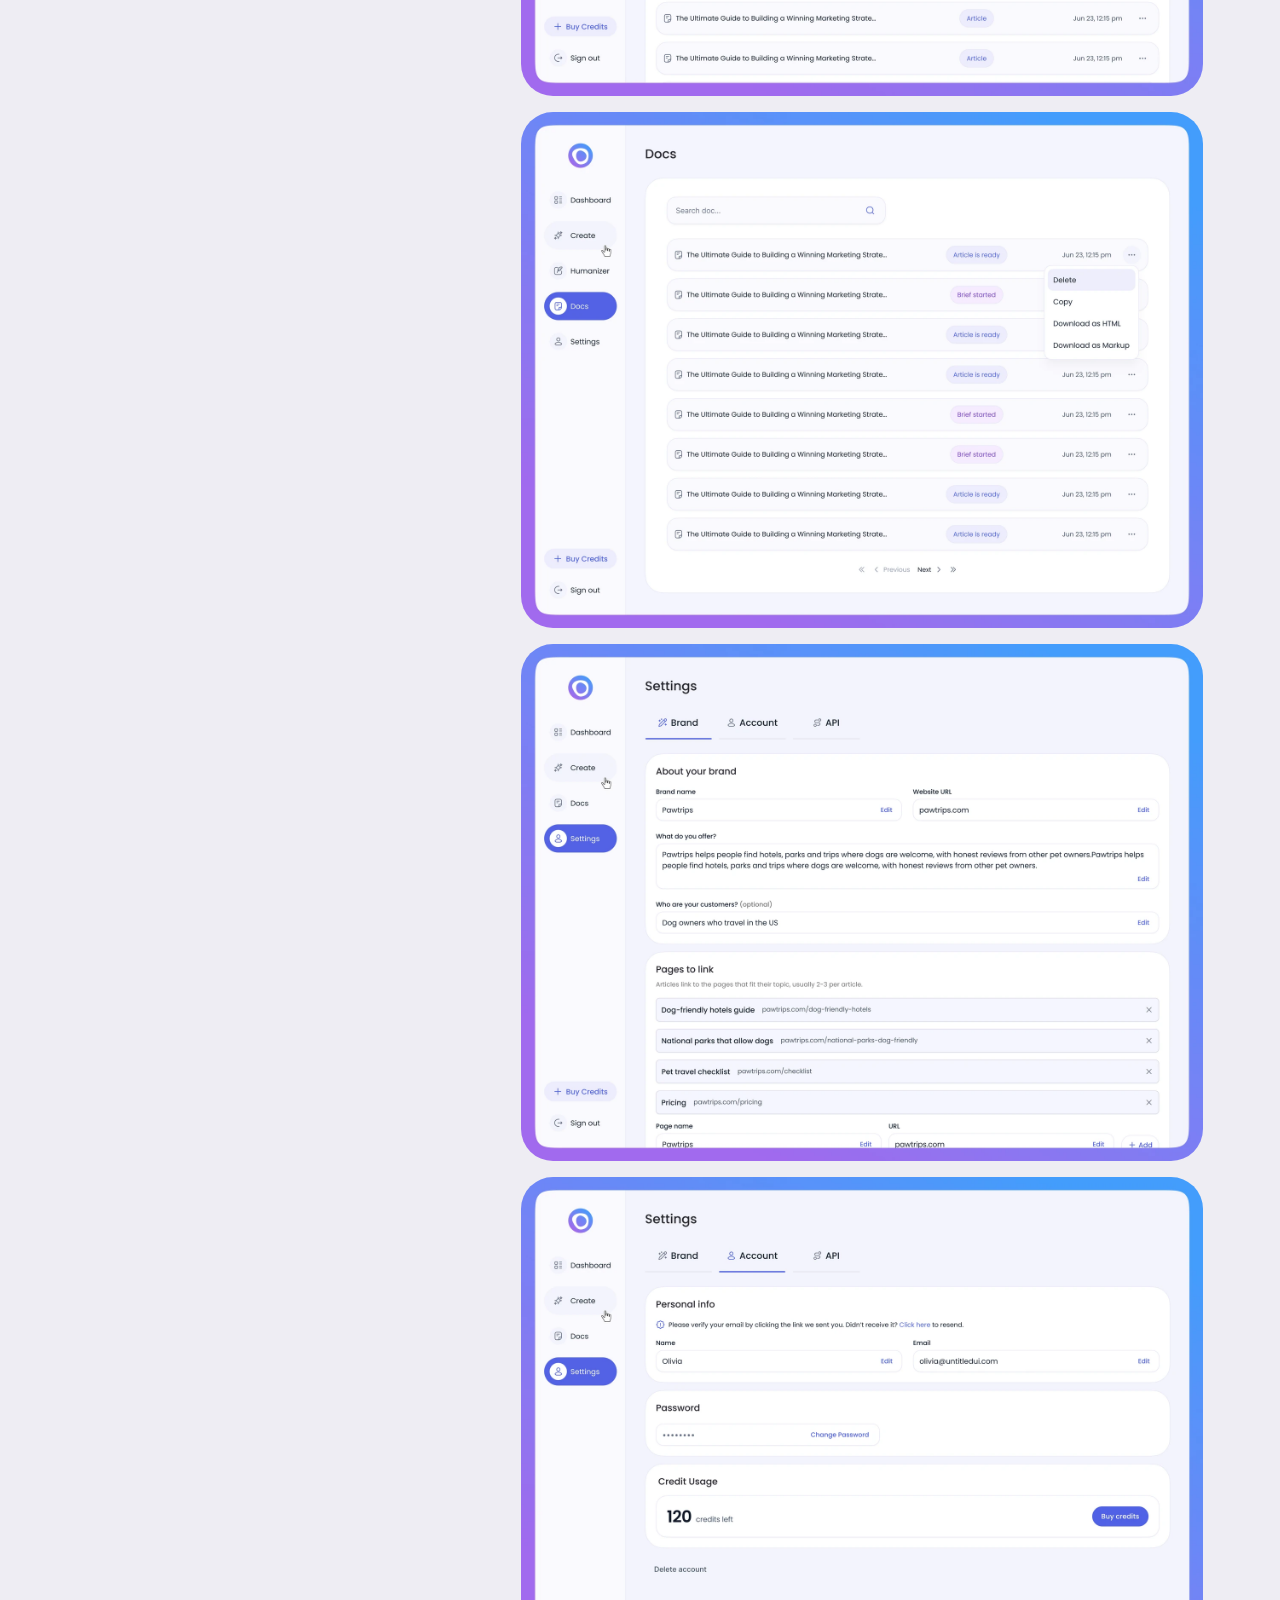
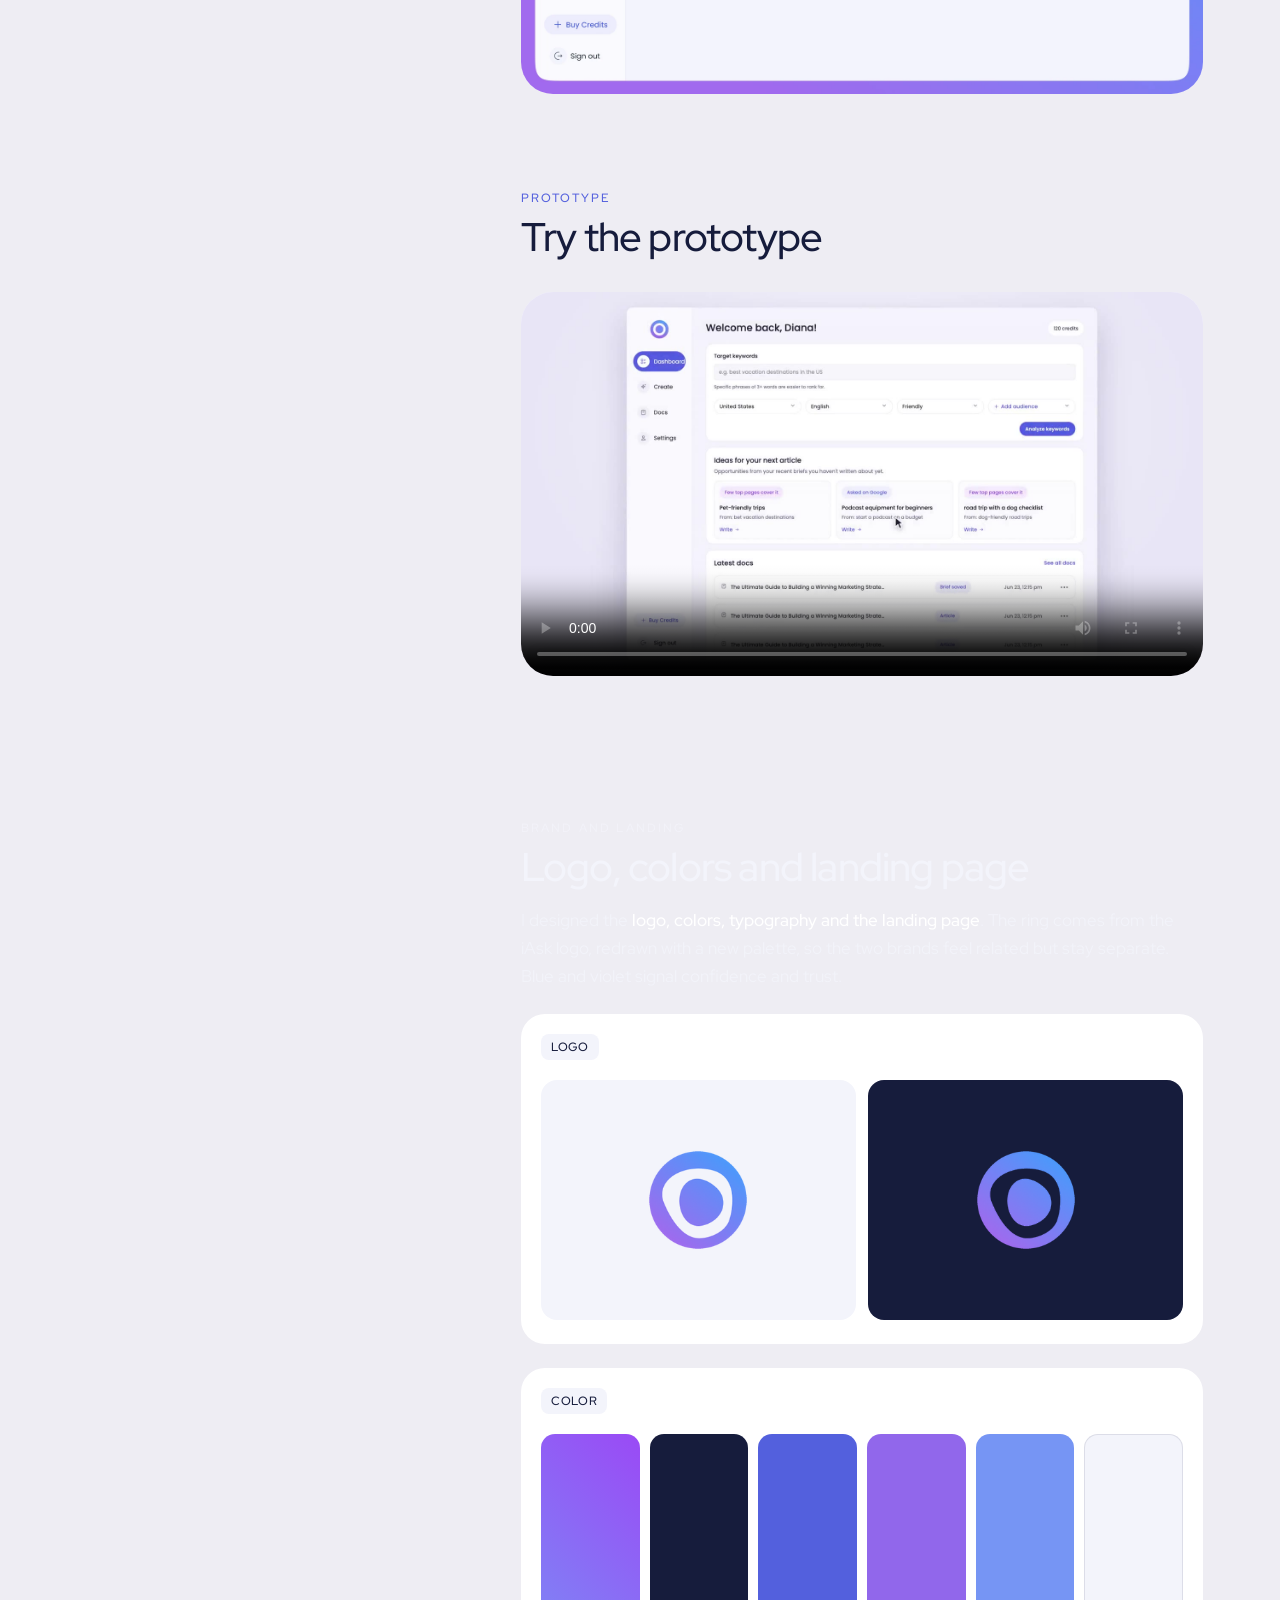
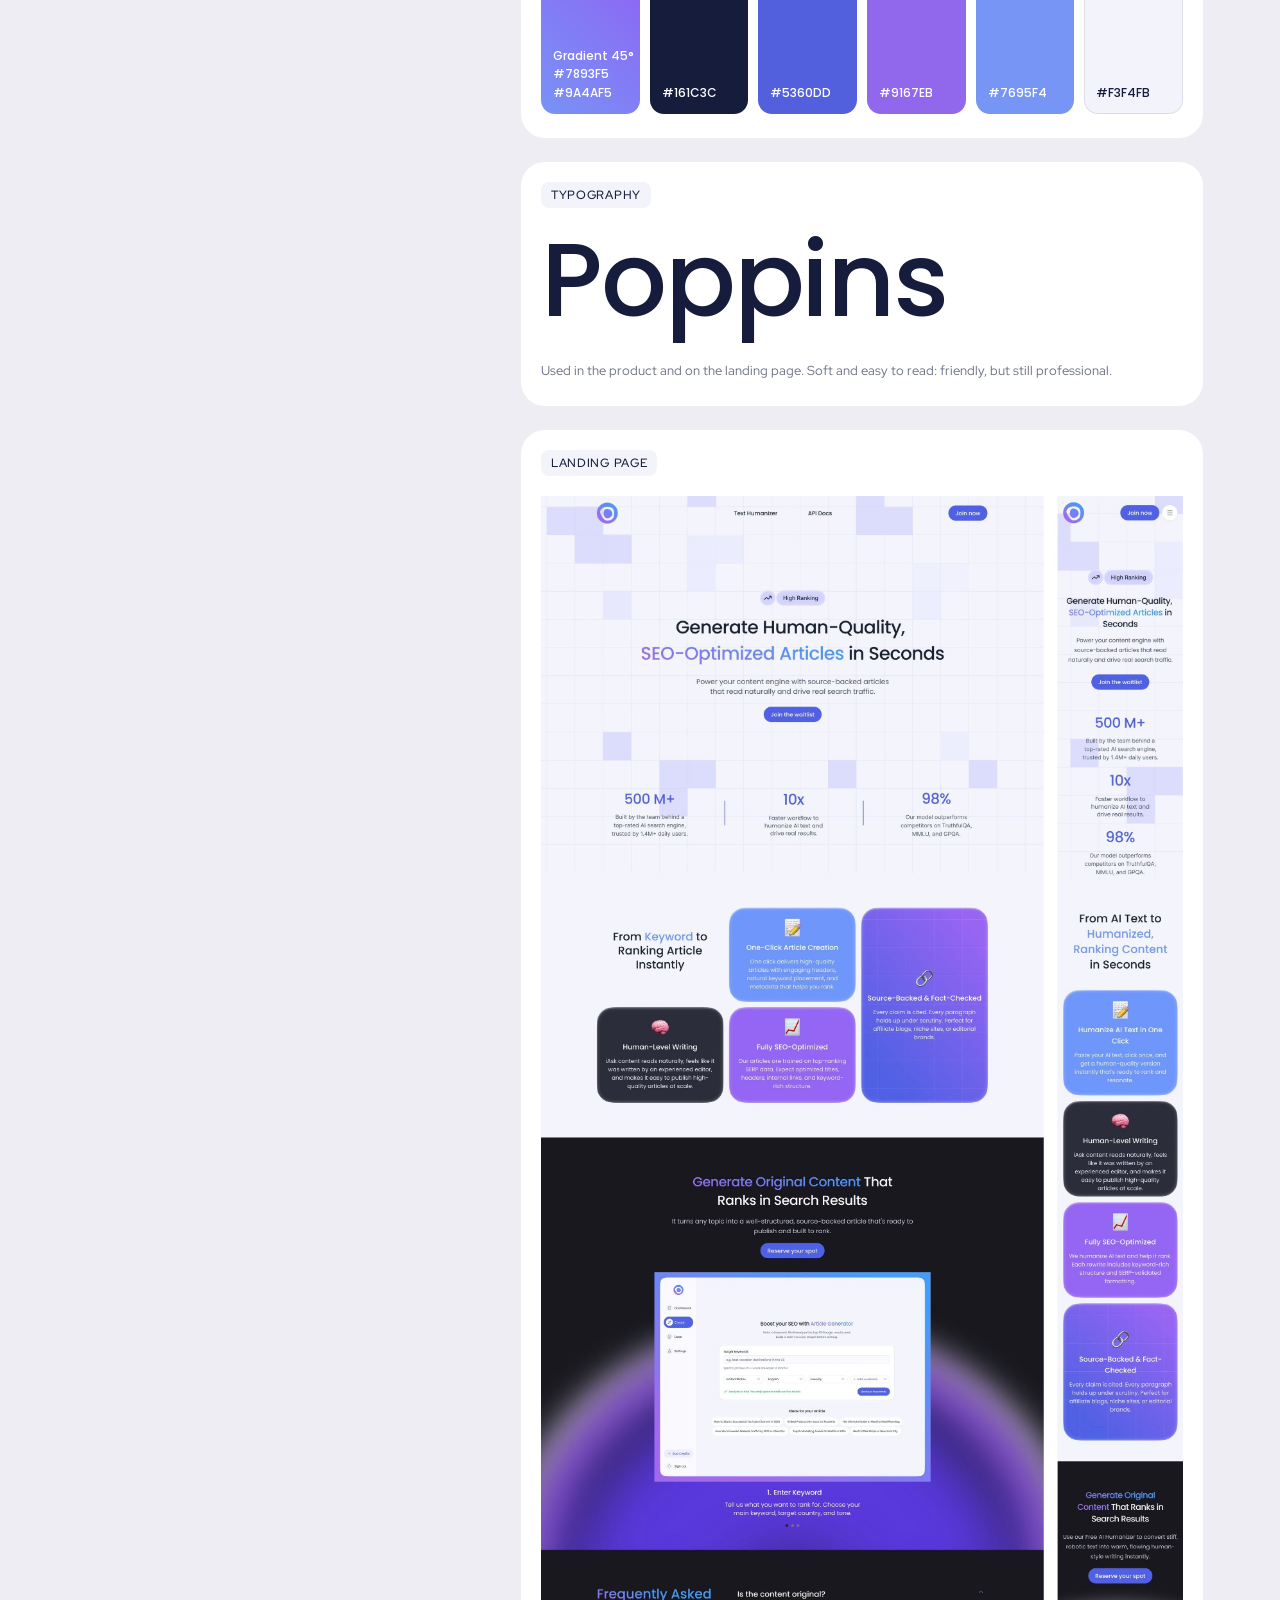
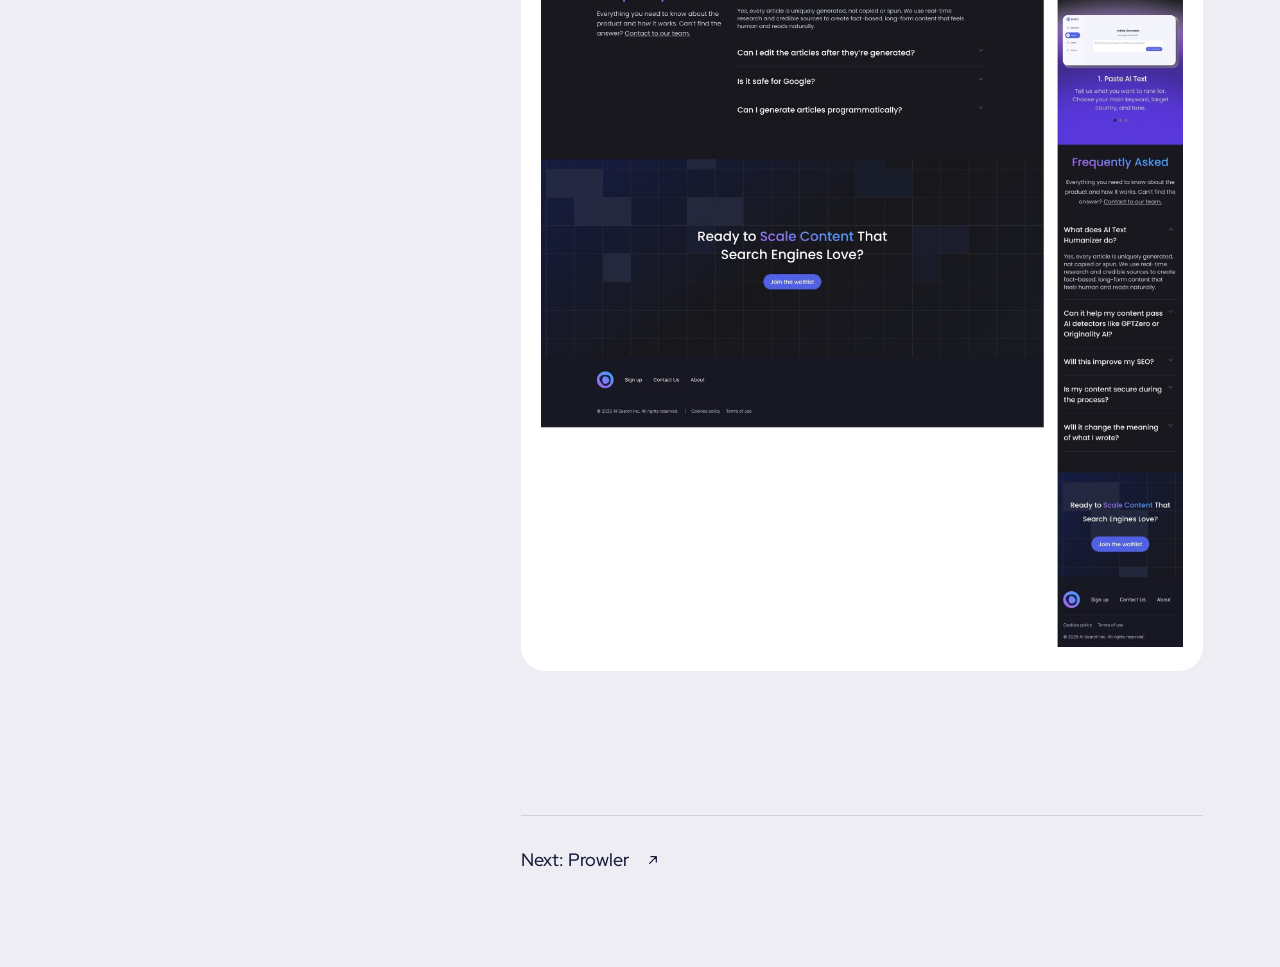
<file: site/seo.html>
<!doctype html>
<html lang="en">
<head>
  <meta charset="UTF-8">
  <meta name="viewport" content="width=device-width, initial-scale=1">
  <title>SEO Article Generator — Diana Tiart</title>
  <link rel="icon" type="image/png" href="assets/favicon.png">
  <meta property="og:type" content="website">
  <meta property="og:title" content="SEO Article Generator — Diana Tiart">
  <meta property="og:description" content="0 → 1 B2B product that writes SEO articles without the AI slop. Each one is humanized, checked by an AI detector and linked to sources.">
  <meta name="description" content="0 → 1 B2B product that writes SEO articles without the AI slop. Each one is humanized, checked by an AI detector and linked to sources.">

  <link rel="preconnect" href="https://fonts.googleapis.com">
  <link rel="preconnect" href="https://fonts.gstatic.com" crossorigin>
  <link href="https://fonts.googleapis.com/css2?family=Red+Hat+Display:wght@400;500&family=Poppins:wght@400;500;600&display=swap" rel="stylesheet">

  <link rel="stylesheet" href="styles.css?v=202">
</head>
<body class="case-split">
  <div class="grain" aria-hidden="true"></div>

  <header class="nav-wrap">
    <nav class="pill-nav">
      <a href="/" class="pill-nav__item">
        <span class="pill-nav__icon" aria-hidden="true"><img class="pill-nav__icon-img" src="assets/menu-star.png?v=3" alt="" width="24" height="24"></span>
        <span class="pill-nav__label"><span class="pill-nav__label-inner">Home</span><span class="pill-nav__label-inner" aria-hidden="true">Home</span></span>
      </a>
      <a href="/work" class="pill-nav__item is-active">
        <span class="pill-nav__icon" aria-hidden="true"><img class="pill-nav__icon-img" src="assets/menu-star.png?v=3" alt="" width="24" height="24"></span>
        <span class="pill-nav__label"><span class="pill-nav__label-inner">Work</span><span class="pill-nav__label-inner" aria-hidden="true">Work</span></span>
      </a>
      <a href="/about" class="pill-nav__item">
        <span class="pill-nav__icon" aria-hidden="true"><img class="pill-nav__icon-img" src="assets/menu-star.png?v=3" alt="" width="24" height="24"></span>
        <span class="pill-nav__label"><span class="pill-nav__label-inner">About</span><span class="pill-nav__label-inner" aria-hidden="true">About</span></span>
      </a>
      <a href="/contact" class="pill-nav__item">
        <span class="pill-nav__icon" aria-hidden="true"><img class="pill-nav__icon-img" src="assets/menu-star.png?v=3" alt="" width="24" height="24"></span>
        <span class="pill-nav__label"><span class="pill-nav__label-inner">Contact</span><span class="pill-nav__label-inner" aria-hidden="true">Contact</span></span>
      </a>
    </nav>
  </header>

  <main>
    <section class="case-page case-page--split">

      <div class="split">
        <aside class="split__side rise-group is-page-hero">
          <a class="case-crumb rise" style="--d:80ms" href="/work">
            <svg width="14" height="14" viewBox="0 0 24 24" fill="none"><path d="M7 17L17 7M17 7H9M17 7V15" stroke="currentColor" stroke-width="1.6" stroke-linecap="round" stroke-linejoin="round"/></svg>
            Other case studies
          </a>
          <h1 class="split__title rise" style="--d:140ms">SEO Article Generator</h1>
          <p class="split__role rise" style="--d:180ms">Solo product designer</p>
          <p class="split__desc rise" style="--d:220ms">0 → 1 B2B product that writes SEO articles without the AI slop. Each one is humanized, checked by an AI detector and linked to sources.</p>
          <div class="split__tags rise" style="--d:260ms">
            <span class="split__tag split__tag--1">Product Design</span>
            <span class="split__tag split__tag--2">AI Detection</span>
            <span class="split__tag split__tag--3">Incubated at iAsk</span>
          </div>
          <dl class="split__meta rise" style="--d:300ms">
            <div><dt>Team</dt><dd>PM, 2 engineers, company leadership</dd></div>
            <div><dt>Timeline</dt><dd>2 months</dd></div>
          </dl>
        </aside>

        <div class="split__main">
                <div class="rise-group is-page-hero">
          <div class="case-media case-media--image case-media--wide rise" style="--d:380ms">
            <img src="assets/seo-hero.jpg?v=2" alt="Product interface pieces on the brand blue: logo, color palette, navigation, title options, outline, sources panel, docs row, writing progress and the editor">
          </div>
        </div>

        <div class="case-section rise-group" id="context">
          <span class="case-section__eyebrow rise" style="--d:60ms">Context</span>
          <h2 class="case-section__heading rise" style="--d:100ms">How it started</h2>
          <p class="rise" style="--d:140ms">SEO Article Generator began as a <strong>blog inside iAsk</strong> and grew into its own <strong>B2B product</strong>. It started as a finished idea with no design.</p>
          <div class="case-goal case-goal--goal rise" style="--d:170ms">
            <span class="case-goal__label">Goal</span>
            <p class="case-goal__text">An article users can <strong>copy, paste and publish</strong>, without the AI slop.</p>
          </div>
        </div>


<div class="case-section rise-group" id="problem">
          <span class="case-section__eyebrow rise" style="--d:60ms">The Problem</span>
          <h2 class="case-section__heading rise" style="--d:100ms">Users didn't trust AI-written articles</h2>
          <div class="case-goal case-goal--problem rise" style="--d:140ms">
            <span class="case-goal__label">Problem</span>
            <p class="case-goal__text">AI SEO writers often produce text full of <strong>AI slop</strong> and <strong>unverified facts</strong>. Users still edit heavily, re-read everything and often have to hunt for sources.</p>
          </div>
          <p class="rise" style="--d:170ms">I ran <strong>12 Zoom interviews</strong> with content marketers. The biggest problem was <strong>text that sounds like AI</strong>. They didn't trust it, so every article needed a full read-through and a source check.</p>
          <div class="case-findings rise" style="--d:200ms">
            <div class="case-finding">
              <span class="case-finding__index">01</span>
              <p><strong>11 of 12</strong> re-read every article in full before publishing.</p>
            </div>
            <div class="case-finding">
              <span class="case-finding__index">02</span>
              <p><strong>7 of 12</strong> looked for sources on their own.</p>
            </div>
            <div class="case-finding">
              <span class="case-finding__index">03</span>
              <p><strong>40 minutes to 1.5 hours</strong> went into getting one article ready.</p>
            </div>
          </div>
          <figure class="case-quote rise" style="--d:230ms">
            <span class="case-quote__mark" aria-hidden="true">&ldquo;</span>
            <blockquote>AI gives itself away. You can tell right away that it wrote the text. It saves time compared to writing it myself, but I still have to rewrite it so it sounds human.</blockquote>
            <figcaption>Content marketer, from the interviews (paraphrased)</figcaption>
          </figure>
        </div>

        <div class="case-section rise-group" id="audience">
          <span class="case-section__eyebrow rise" style="--d:60ms">Who It's For</span>
          <h2 class="case-section__heading rise" style="--d:100ms">Content marketers at small companies</h2>
          <div class="persona rise" style="--d:180ms">
            <div class="persona__side">
              <div class="persona__avatar">
                <img src="assets/seo-persona.jpg?v=1" alt="Portrait of the primary user" width="72" height="72">
              </div>
              <span class="persona__label">Primary user</span>
              <h3 class="persona__role">Content marketer</h3>
              <p class="persona__context">Small company, often a team of one</p>
              <div class="persona__flow">
                <span class="persona__flow-label">Details</span>
                <ul class="persona__list persona__list--small">
                  <li>Has a monthly article target</li>
                  <li>Wants organic traffic that leads to the product</li>
                  <li>Works across three tools: keywords, brief, draft</li>
                </ul>
              </div>
            </div>
            <div class="persona__main">
              <div class="persona__block">
                <span class="persona__eyebrow">Frustrations</span>
                <ul class="persona__list">
                  <li>Text that sounds like AI</li>
                  <li>Facts that are unverified or invented</li>
                  <li>No sources, so they search on their own</li>
                  <li>Heavy editing and re-reading everything</li>
                </ul>
              </div>
              <div class="persona__block">
                <span class="persona__eyebrow">Needs</span>
                <ul class="persona__list">
                  <li><strong>Text that reads as human</strong></li>
                  <li>Claims linked to sources</li>
                  <li>An article ready to copy and publish after a read&#8209;through</li>
                </ul>
              </div>
            </div>
          </div>
        </div>

        <div class="case-section rise-group" id="competitors">
          <span class="case-section__eyebrow rise" style="--d:60ms">Competitors</span>
          <h2 class="case-section__heading rise" style="--d:100ms">Four AI writers compared</h2>
          <div class="case-tiles-wrap rise" style="--d:250ms">
            <table class="case-tiles">
              <thead>
                <tr>
                  <td class="tile tile--corner"><span class="visually-hidden">Tool</span></td>
                  <th scope="col" class="tile tile--head tile--key">AI-sounding text</th>
                  <th scope="col" class="tile tile--head">Sources in the text</th>
                  <th scope="col" class="tile tile--head">Outline editing</th>
                  <th scope="col" class="tile tile--head">Top-10 analysis</th>
                </tr>
              </thead>
              <tbody>
                <tr>
                  <th scope="row" class="tile tile--label">Frase</th>
                  <td data-label="AI-sounding text" class="tile tile--none"><span>No humanizer or AI check</span></td><td data-label="Sources in the text" class="tile tile--none"><span>No source links in the outline</span></td><td data-label="Outline editing" class="tile tile--good"><span>AI outline, staged in the editor</span></td><td data-label="Top-10 analysis" class="tile tile--good"><span>Topics and questions from top pages</span></td>
                </tr>
                <tr>
                  <th scope="row" class="tile tile--label">Koala</th>
                  <td data-label="AI-sounding text" class="tile tile--part"><span>&ldquo;Avoid AI patterns&rdquo; option, no detector</span></td><td data-label="Sources in the text" class="tile tile--good"><span>Cites sources with links in the text</span></td><td data-label="Outline editing" class="tile tile--bad"><span>No outline step before writing</span></td><td data-label="Top-10 analysis" class="tile tile--part"><span>SEO score vs top pages, Pro plan</span></td>
                </tr>
                <tr>
                  <th scope="row" class="tile tile--label">SeoWriting.ai</th>
                  <td data-label="AI-sounding text" class="tile tile--none"><span>No humanizer or AI check</span></td><td data-label="Sources in the text" class="tile tile--none"><span>No source links in the text</span></td><td data-label="Outline editing" class="tile tile--bad"><span>No outline step before writing</span></td><td data-label="Top-10 analysis" class="tile tile--good"><span>Content score and structure vs top pages</span></td>
                </tr>
                <tr>
                  <th scope="row" class="tile tile--label">SEO.AI</th>
                  <td data-label="AI-sounding text" class="tile tile--none"><span>No humanizer or AI check</span></td><td data-label="Sources in the text" class="tile tile--none"><span>Not mentioned</span></td><td data-label="Outline editing" class="tile tile--bad"><span>Full draft only, no outline step</span></td><td data-label="Top-10 analysis" class="tile tile--good"><span>SEO score and keywords vs top pages</span></td>
                </tr>
              </tbody>
            </table>
          </div>
          <div class="case-goal case-goal--finding rise" style="--d:280ms">
            <span class="case-goal__label">Finding</span>
            <p class="case-goal__text">Koala links to <strong>sources in the text</strong>, but none of the four checks text with an <strong>AI detector</strong>. No tool combines <strong>humanizing, AI detection and sources</strong> in one flow.</p>
          </div>
          <div class="case-goal case-goal--solution rise" style="--d:320ms">
            <span class="case-goal__label">Where I chose to be simpler</span>
            <p class="case-goal__text"><strong>Frase</strong> is stronger for professionals: a full editor with scoring, checklists and keyword research. This product goes the other way. It is closer to <strong>SeoWriting.ai</strong>: a fast, simple flow for small teams that need an article, not a content suite.</p>
          </div>

        </div>

        <div class="case-section rise-group" id="solution">
          <span class="case-section__eyebrow rise" style="--d:60ms">The Solution</span>
          <h2 class="case-section__heading rise" style="--d:100ms">How the tool works</h2>
          <div class="case-goal case-goal--solution rise" style="--d:150ms">
            <span class="case-goal__label">Solution</span>
            <p class="case-goal__text">Write it personalized, <strong>humanize</strong> it, check it with an <strong>AI detector</strong> and link the sources. The goal is an article the user can <strong>copy and paste</strong>.</p>
          </div>
          <div class="case-steps">
            <div class="case-step rise" style="--d:240ms">
              <div class="case-finding">
                <span class="case-finding__index">01</span>
                <div class="case-finding__body"><p><strong>Keyword.</strong> Country, language, tone and audience shape the writing. The analysis is free.</p></div>
              </div>
              <div class="case-media case-media--image">
                <img src="assets/seo-flow-1-keyword.jpg?v=3" alt="Keyword screen: target keywords field with a hint about 3-word phrases, country, language, tone and audience selectors, an Analyze keywords button and the note that analysis is free">
              </div>
            </div>
            <div class="case-step rise" style="--d:280ms">
              <div class="case-finding">
                <span class="case-finding__index">02</span>
                <div class="case-finding__body"><p><strong>Brief.</strong> Pick a title, edit the outline, and add topics that show how many of the top 10 pages cover them.</p></div>
              </div>
              <div class="case-media case-media--image">
                <img src="assets/seo-flow-3-brief.jpg?v=4" alt="Brief screen titled Plan your article: title options, an editable outline with H2 and H3 sections, topics and questions to add, and the top 10 Google results">
              </div>
            </div>
            <div class="case-step rise" style="--d:320ms">
              <div class="case-finding">
                <span class="case-finding__index">03</span>
                <div class="case-finding__body"><p><strong>Editor.</strong> The article arrives humanized, with an AI-detection score and numbered claims linked to sources.</p></div>
              </div>
              <div class="case-media case-media--image">
                <img src="assets/seo-flow-5-editor.jpg?v=5" alt="Editor: the finished article with a formatting toolbar, an outline panel, a sources panel with cite counts and an AI-detection score panel">
              </div>
            </div>
          </div>
        </div>

        <div class="case-section rise-group" id="decisions">
          <span class="case-section__eyebrow rise" style="--d:60ms">Decisions</span>
          <h2 class="case-section__heading rise" style="--d:100ms">Key design decisions</h2>
          <div class="case-findings rise" style="--d:140ms">
            <div class="case-finding">
              <span class="case-finding__index">01</span>
              <p><strong>A brief before writing.</strong> The tool doesn't generate right away. The user first sees a brief with title options, an editable outline and the topics that top-10 pages cover. It gives users more control, and with it more trust in the result.</p>
            </div>
            <div class="case-finding">
              <span class="case-finding__index">02</span>
              <p><strong>Humanizing is built into writing.</strong> We discussed a separate humanizer tool, but built it into article creation. The user sees one loading step, “Humanizing your article”, and then a finished text. No extra screens or settings: the problem was solved in the prompt, not in the interface.</p>
            </div>
            <div class="case-finding">
              <span class="case-finding__index">03</span>
              <p><strong>No article below 85 reaches the user.</strong> The article is released only when its AI-detection score is 85 or higher, so users never see a weak result. The idea: a guarantee builds more trust than a number the user has to interpret. The score panel in the editor confirms it.</p>
            </div>
            <div class="case-finding">
              <span class="case-finding__index">04</span>
              <p><strong>Free analysis, credits per article.</strong> Keyword analysis costs nothing, and credits are spent only when an article is generated. Users see the value first and pay once they know what they will get.</p>
            </div>
          </div>
        </div>

        <div class="case-section rise-group" id="screens">
          <span class="case-section__eyebrow rise" style="--d:60ms">More Screens</span>
          <div class="case-gallery rise" style="--d:100ms">
            <div class="case-media case-media--image">
              <img src="assets/seo-dashboard.webp?v=1" alt="Dashboard: welcome message, keyword form, ideas for the next article and the latest docs">
            </div>
            <div class="case-media case-media--image">
              <img src="assets/seo-docs.webp?v=1" alt="Docs: searchable list of briefs and articles with status and a menu to copy or download">
            </div>
            <div class="case-media case-media--image">
              <img src="assets/seo-settings.webp?v=1" alt="Settings, Brand tab: brand name, what you offer, customers and pages to link">
            </div>
            <div class="case-media case-media--image">
              <img src="assets/seo-account.webp?v=1" alt="Settings, Account tab: personal info, password and credit usage">
            </div>
          </div>
        </div>

        <div class="case-section rise-group" id="prototype">
          <span class="case-section__eyebrow rise" style="--d:60ms">Prototype</span>
          <h2 class="case-section__heading rise" style="--d:100ms">Try the prototype</h2>
          <div class="case-media case-media--video rise" style="--d:140ms">
            <video controls playsinline preload="metadata" poster="assets/seo-prototype-poster.jpg?v=2" aria-label="Product flow: from keyword to a finished, downloadable article">
              <source src="assets/seo-prototype.mp4?v=2" type="video/mp4">
            </video>
          </div>
        </div>

        <div class="dark-band" data-dark-section>
        <div class="case-section rise-group" id="brand">
          <span class="case-section__eyebrow rise" style="--d:60ms">Brand and Landing</span>
          <h2 class="case-section__heading rise" style="--d:100ms">Logo, colors and landing page</h2>
          <p class="rise" style="--d:130ms">I designed the <strong>logo, colors, typography and the landing page</strong>. The ring comes from the iAsk logo, redrawn with a new palette, so the two brands feel related but stay separate. Blue and violet signal confidence and trust.</p>

          <div class="brand-slide rise" style="--d:150ms">
            <div class="brand-slide__bar"><span>Logo</span></div>
            <div class="brand-slide__logos">
              <div class="brand-slide__panel brand-slide__panel--light">
                <img src="assets/seo-logo.png?v=2" alt="Product logo: a violet to blue circle with a white ring" width="120" height="120">
              </div>
              <div class="brand-slide__panel brand-slide__panel--dark">
                <img src="assets/seo-logo.png?v=2" alt="" width="120" height="120">
              </div>
            </div>
          </div>

          <div class="brand-slide rise" style="--d:150ms">
            <div class="brand-slide__bar"><span>Color</span></div>
            <ul class="brand-swatches">
              <li class="brand-swatch brand-swatch--grad"><span class="brand-swatch__meta">Gradient 45°<br>#7893F5<br>#9A4AF5</span></li>
              <li class="brand-swatch" style="--c:#161C3C"><span class="brand-swatch__meta">#161C3C</span></li>
              <li class="brand-swatch" style="--c:#5360DD"><span class="brand-swatch__meta">#5360DD</span></li>
              <li class="brand-swatch" style="--c:#9167EB"><span class="brand-swatch__meta">#9167EB</span></li>
              <li class="brand-swatch" style="--c:#7695F4"><span class="brand-swatch__meta">#7695F4</span></li>
              <li class="brand-swatch brand-swatch--light" style="--c:#F3F4FB"><span class="brand-swatch__meta">#F3F4FB</span></li>
            </ul>
          </div>

          <div class="brand-slide rise" style="--d:150ms">
            <div class="brand-slide__bar"><span>Typography</span></div>
            <div class="brand-type">
              <span class="brand-type__name">Poppins</span>
              <p class="brand-type__note">Used in the product and on the landing page. Soft and easy to read: friendly, but still professional.</p>
            </div>
          </div>

          <div class="brand-slide brand-slide--landing rise" style="--d:150ms">
            <div class="brand-slide__bar"><span>Landing page</span></div>
            <div class="case-media case-media--image">
              <img src="assets/seo-landing.jpg?v=4" alt="Landing page, desktop and mobile: hero, feature cards, product demo, FAQ and final call to action">
            </div>
          </div>
        </div>

        </div>

        <div class="case-footer rise-group">
          <a class="case-footer__next rise" style="--d:60ms" href="/prowler">
            Next: Prowler
            <svg width="16" height="16" viewBox="0 0 24 24" fill="none"><path d="M7 17L17 7M17 7H9M17 7V15" stroke="currentColor" stroke-width="1.8" stroke-linecap="round" stroke-linejoin="round"/></svg>
          </a>
        </div>

        </div>
      </div>
    </section>
  </main>

  <script src="script.js?v=24"></script>
</body>
</html>
</file>
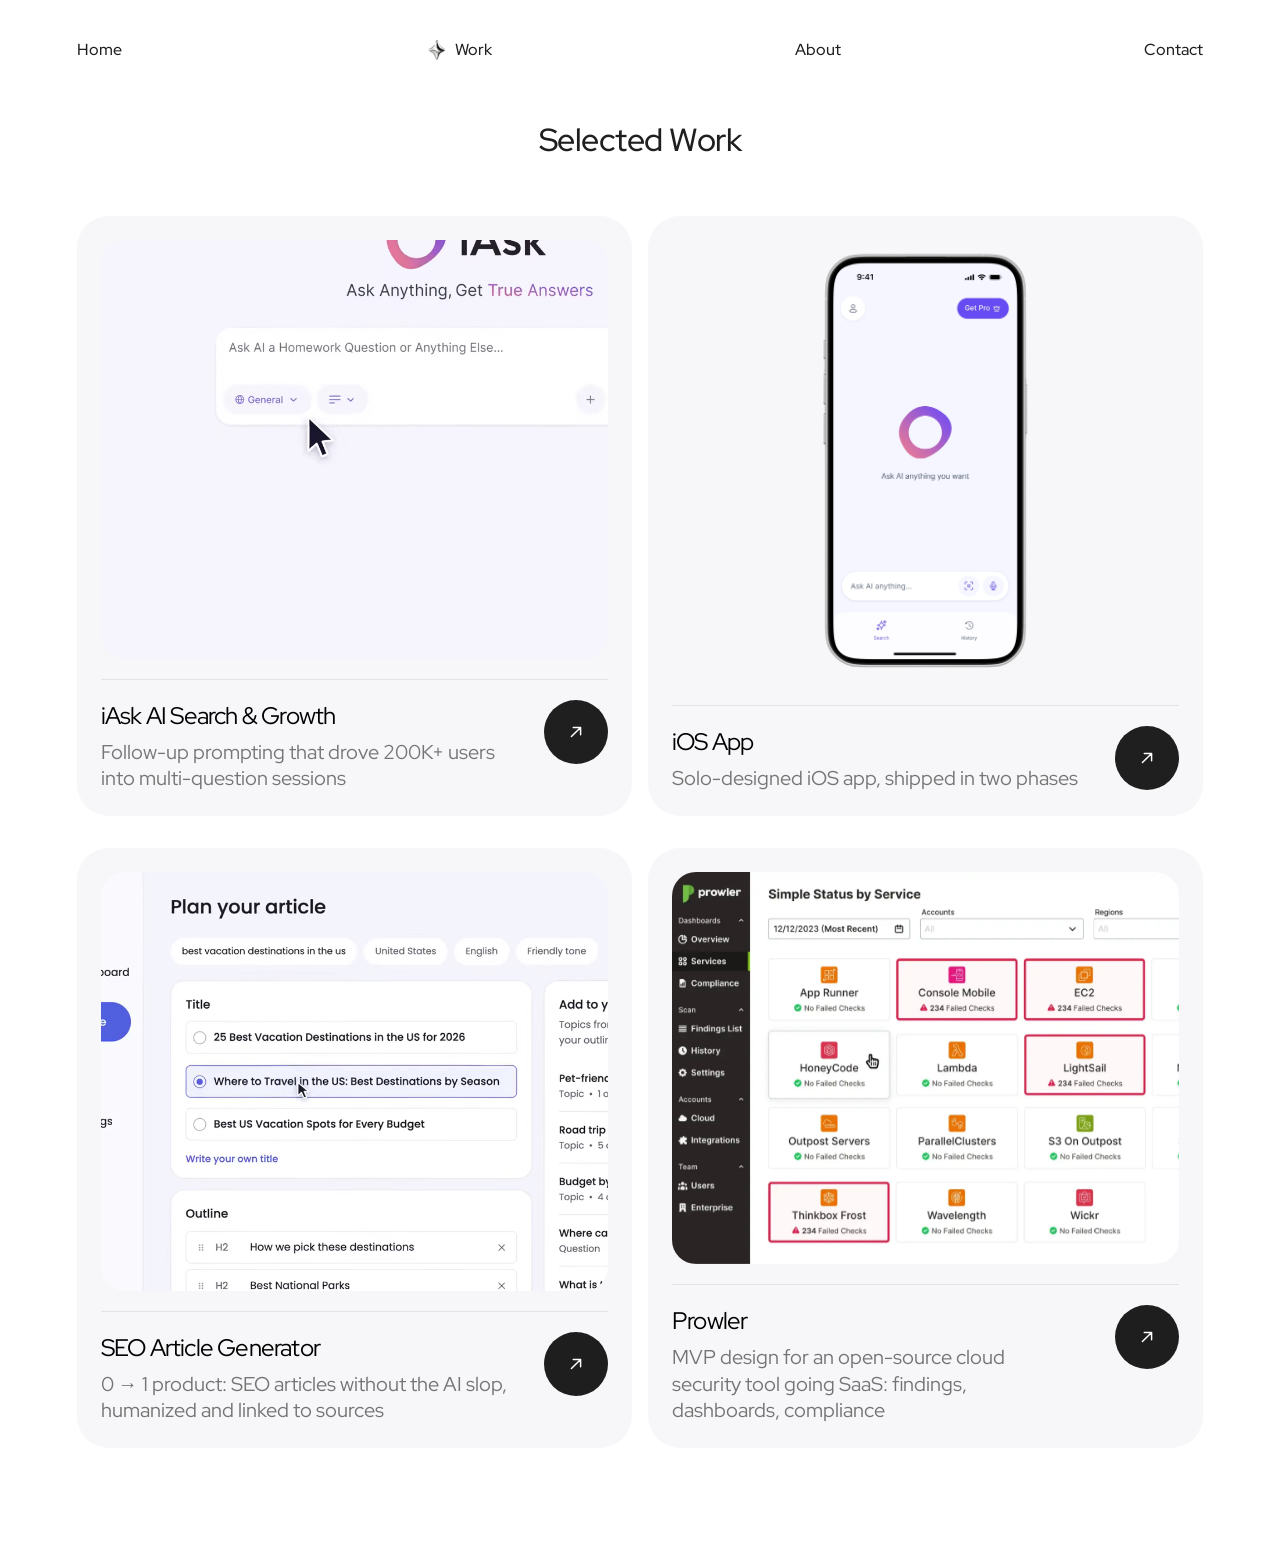
<file: site/work.html>
<!doctype html>
<html lang="en">
<head>
  <meta charset="UTF-8">
  <meta name="viewport" content="width=device-width, initial-scale=1">
  <title>Work — Diana Tiart</title>
  <link rel="icon" type="image/png" href="assets/favicon.png">
  <meta property="og:type" content="website">
  <meta property="og:title" content="Work — Diana Tiart">
  <meta property="og:description" content="Selected work by Diana Tiart — Product Designer crafting AI-native product experiences, from research to design systems.">
  <meta name="description" content="Selected work by Diana Tiart — Product Designer crafting AI-native product experiences, from research to design systems.">

  <link rel="preconnect" href="https://fonts.googleapis.com">
  <link rel="preconnect" href="https://fonts.gstatic.com" crossorigin>
  <link href="https://fonts.googleapis.com/css2?family=Red+Hat+Display:wght@400;500&display=swap" rel="stylesheet">

  <link rel="stylesheet" href="styles.css?v=202">
</head>
<body>
  <div class="grain" aria-hidden="true"></div>

  <header class="nav-wrap">
    <nav class="pill-nav">
      <a href="/" class="pill-nav__item">
        <span class="pill-nav__icon" aria-hidden="true"><img class="pill-nav__icon-img" src="assets/menu-star.png?v=3" alt="" width="24" height="24"></span>
        <span class="pill-nav__label"><span class="pill-nav__label-inner">Home</span><span class="pill-nav__label-inner" aria-hidden="true">Home</span></span>
      </a>
      <a href="/work" class="pill-nav__item is-active">
        <span class="pill-nav__icon" aria-hidden="true"><img class="pill-nav__icon-img" src="assets/menu-star.png?v=3" alt="" width="24" height="24"></span>
        <span class="pill-nav__label"><span class="pill-nav__label-inner">Work</span><span class="pill-nav__label-inner" aria-hidden="true">Work</span></span>
      </a>
      <a href="/about" class="pill-nav__item">
        <span class="pill-nav__icon" aria-hidden="true"><img class="pill-nav__icon-img" src="assets/menu-star.png?v=3" alt="" width="24" height="24"></span>
        <span class="pill-nav__label"><span class="pill-nav__label-inner">About</span><span class="pill-nav__label-inner" aria-hidden="true">About</span></span>
      </a>
      <a href="/contact" class="pill-nav__item">
        <span class="pill-nav__icon" aria-hidden="true"><img class="pill-nav__icon-img" src="assets/menu-star.png?v=3" alt="" width="24" height="24"></span>
        <span class="pill-nav__label"><span class="pill-nav__label-inner">Contact</span><span class="pill-nav__label-inner" aria-hidden="true">Contact</span></span>
      </a>
    </nav>
  </header>

  <main>
    <section class="work-page" id="work">
      <div class="work-page__inner rise-group is-page-hero">

        <h1 class="work-page__heading rise" style="--d:100ms">Selected Work</h1>

        <div class="work-grid">

          <div class="work-row">
            <a class="tile work-card work-card--fixed rise" style="--d:300ms" href="/search">
              <div class="work-card__media work-card__media--video">
                <video autoplay loop muted playsinline aria-label="Selecting the Academic filter in the redesigned search entry">
                  <source src="assets/search-cover.webm?v=3" type="video/webm">
                  <source src="assets/search-cover.mp4?v=3" type="video/mp4">
                </video>
              </div>
              <div class="work-card__divider" aria-hidden="true"></div>
              <div class="work-card__foot">
                <div class="work-card__text">
                  <h2 class="work-card__title">iAsk AI Search &amp; Growth</h2>
                  <p class="work-card__desc">Follow-up prompting that drove 200K+ users into multi-question sessions</p>
                </div>
                <span class="tile__arrow tile__arrow--solid work-card__arrow" aria-hidden="true">
                  <svg width="22" height="22" viewBox="0 0 24 24" fill="none"><path d="M7 17L17 7M17 7H9M17 7V15" stroke="currentColor" stroke-width="1.6" stroke-linecap="round" stroke-linejoin="round"/></svg>
                </span>
              </div>
            </a>

            <a class="tile work-card work-card--fill rise" style="--d:340ms" href="/ios">
              <div class="work-card__media work-card__media--image">
                <img class="work-card__phone-img" src="assets/ios-cover.webp?v=1" alt="iAsk AI iOS home screen — search entry, Get Pro upsell, and bottom navigation" loading="lazy">
              </div>
              <div class="work-card__divider" aria-hidden="true"></div>
              <div class="work-card__foot">
                <div class="work-card__text">
                  <h2 class="work-card__title">iOS App</h2>
                  <p class="work-card__desc">Solo-designed iOS app, shipped in two phases</p>
                </div>
                <span class="tile__arrow tile__arrow--solid work-card__arrow" aria-hidden="true">
                  <svg width="22" height="22" viewBox="0 0 24 24" fill="none"><path d="M7 17L17 7M17 7H9M17 7V15" stroke="currentColor" stroke-width="1.6" stroke-linecap="round" stroke-linejoin="round"/></svg>
                </span>
              </div>
            </a>
          </div>

          <div class="work-row">
            <a class="tile work-card rise" style="--d:380ms" href="/seo">
              <div class="work-card__media work-card__media--video">
                <video autoplay loop muted playsinline poster="assets/seo-flow-3-brief.jpg?v=4" aria-label="Choosing a title, adding topics and reordering the outline before the article generates">
                  <source src="assets/seo-cover.webm?v=2" type="video/webm">
                  <source src="assets/seo-cover.mp4?v=2" type="video/mp4">
                </video>
              </div>
              <div class="work-card__divider" aria-hidden="true"></div>
              <div class="work-card__foot">
                <div class="work-card__text">
                  <h2 class="work-card__title">SEO Article Generator</h2>
                  <p class="work-card__desc">0 → 1 product: SEO articles without the AI slop, humanized and linked to sources</p>
                </div>
                <span class="tile__arrow tile__arrow--solid work-card__arrow" aria-hidden="true">
                  <svg width="22" height="22" viewBox="0 0 24 24" fill="none"><path d="M7 17L17 7M17 7H9M17 7V15" stroke="currentColor" stroke-width="1.6" stroke-linecap="round" stroke-linejoin="round"/></svg>
                </span>
              </div>
            </a>

            <a class="tile work-card rise" style="--d:420ms" href="/prowler">
              <div class="work-card__media work-card__media--screen">
                <img src="assets/prowler-services.webp?v=1" alt="Prowler services view: a card for every cloud service, red for services with failed checks" loading="lazy">
              </div>
              <div class="work-card__divider" aria-hidden="true"></div>
              <div class="work-card__foot">
                <div class="work-card__text">
                  <h2 class="work-card__title">Prowler</h2>
                  <p class="work-card__desc">MVP design for an open-source cloud security tool going SaaS: findings, dashboards, compliance</p>
                </div>
                <span class="tile__arrow tile__arrow--solid work-card__arrow" aria-hidden="true">
                  <svg width="22" height="22" viewBox="0 0 24 24" fill="none"><path d="M7 17L17 7M17 7H9M17 7V15" stroke="currentColor" stroke-width="1.6" stroke-linecap="round" stroke-linejoin="round"/></svg>
                </span>
              </div>
            </a>
          </div>

        </div>
      </div>
    </section>
  </main>

  <script src="script.js?v=24"></script>
</body>
</html>
</file>
<file: site/styles.css>
/* ============================================================
   Diana Tiart — Portfolio
   Tokens pulled directly from her Figma file
   (figma.com/design/FyNgH7BnIw7esJynIFmMux — node 37:2147, 44:565)
   Fonts: Red Hat Display everywhere (content + nav)
   ============================================================ */

:root {
  --color-bg: #FFFFFF;
  --color-text: #1E1E1E;
  --color-text-black: #000000;
  --color-muted: #808080;
  --color-desc: #747474;
  --color-tile: #F7F7F9;
  --color-tile-hover: #EFEFF3;
  --color-media: #F2F1F0; /* work-card image/placeholder slot, from Figma */
  --color-accent-1: #F1567F; /* coral, gradient */
  --color-accent-2: #FCC178; /* peach, gradient */
  --color-sparkle: #993540;  /* from Diana's real star-menu.svg export */

  --radius-pill: 999px;
  --radius-tile: 32px;
  --radius-avatar: 8px;

  --ease: cubic-bezier(.22, 1, .36, 1);

  --space-1: 8px;
  --space-2: 16px;
  --space-3: 24px;
  --space-4: 32px;
  --space-5: 48px;
  --space-6: 64px;
  --space-7: 96px;

  --side-padding: clamp(24px, 6vw, 96px);
  --content-width: 1360px;
}

* { box-sizing: border-box; }

html { -webkit-text-size-adjust: 100%; }

body {
  margin: 0;
  background: var(--color-bg);
  color: var(--color-text);
  font-family: 'Red Hat Display', sans-serif;
  font-weight: 400;
  -webkit-font-smoothing: antialiased;
}

img { max-width: 100%; display: block; }

a { color: inherit; text-decoration: none; }

.muted { color: var(--color-muted); }

/* ---------- grain overlay ---------- */
.grain {
  position: fixed;
  inset: 0;
  z-index: 999;
  pointer-events: none;
  opacity: 0.05;
  mix-blend-mode: overlay;
  background-image: url("data:image/svg+xml,%3Csvg xmlns='http://www.w3.org/2000/svg' width='120' height='120'%3E%3Cfilter id='n'%3E%3CfeTurbulence type='fractalNoise' baseFrequency='0.9' numOctaves='2' stitchTiles='stitch'/%3E%3C/filter%3E%3Crect width='100%25' height='100%25' filter='url(%23n)'/%3E%3C/svg%3E");
}

/* ---------- nav ---------- */
.nav-wrap {
  position: fixed;
  top: 0;
  left: 0;
  right: 0;
  z-index: 100;
  padding: var(--space-3) var(--side-padding) 0;
  /* Opaque-ish backdrop so page content scrolling underneath the fixed nav
     doesn't visually bleed into the nav labels (Diana caught this on the
     case-study page, where the meta row scrolls right up under it) — a
     transparent fixed nav only "worked" before because whatever scrolled
     under it always had its own solid tile background. */
  background: rgba(255, 255, 255, 0.72);
  backdrop-filter: blur(16px);
  -webkit-backdrop-filter: blur(16px);
}

.pill-nav {
  max-width: var(--content-width);
  margin: 0 auto;
  display: flex;
  justify-content: space-between;
  align-items: center;
  padding: 14px 0;
}

.pill-nav__item {
  display: inline-flex;
  align-items: center;
  gap: 6px;
  padding: 0;
  font-family: 'Red Hat Display', sans-serif;
  font-weight: 500;
  font-size: 16px;
  color: var(--color-text);
}

.pill-nav__icon {
  display: none;
  flex-shrink: 0;
}

.pill-nav__icon-img {
  display: block;
  width: 24px;
  height: 24px;
}

.pill-nav__item.is-active .pill-nav__icon {
  display: inline-flex;
}

/* label "scroll up" hover — two stacked copies of the text, the whole
   stack shifts up by one line so the top copy leaves as the duplicate
   underneath it scrolls into its place */
.pill-nav__label {
  position: relative;
  display: inline-block;
  overflow: hidden;
  height: 1.2em;
  line-height: 1.2em;
}

.pill-nav__label-inner {
  display: block;
  transition: transform 420ms var(--ease);
}

.pill-nav__label-inner:last-child {
  position: absolute;
  top: 100%;
  left: 0;
}

.pill-nav__item:hover .pill-nav__label-inner {
  transform: translateY(-100%);
}

/* ---------- hero section ---------- */
.hero {
  position: relative;
  padding: 112px var(--side-padding) 24px;
}

.hero-row {
  max-width: var(--content-width);
  margin: 0 auto;
  display: grid;
  grid-template-columns: 1fr 1fr;
  gap: var(--space-2);
  align-items: stretch;
}

/* generic tile ---------------------------------------------------- */
.tile {
  position: relative;
  border-radius: var(--radius-tile);
  background: var(--color-tile);
  overflow: hidden;
}

.tile__title {
  font-size: 28px;
  letter-spacing: -0.5px;
  color: var(--color-text);
}

.tile__arrow {
  flex-shrink: 0;
  display: inline-flex;
  align-items: center;
  justify-content: center;
  width: 42px;
  height: 42px;
  border-radius: 50%;
  transition: transform 520ms var(--ease), background 520ms var(--ease);
}

.tile__arrow--solid {
  background: var(--color-text);
  color: #fff;
}

.tile__arrow--outline {
  background: transparent;
  color: var(--color-text);
  border: 1.5px solid var(--color-text);
  backdrop-filter: blur(8px);
}

.tile__arrow--muted {
  background: var(--color-tile-hover);
  color: var(--color-muted);
}

.tile:hover .tile__arrow {
  transform: translate(3px, -3px);
}

/* left — photo tile + identity card, stacked ----------------------- */
.hero-left {
  width: 672px;
  /* fills whatever vertical space is left below the nav+gap (112px) and
     above the hero's own bottom padding (24px) — so it always fits the
     viewport instead of a hardcoded guess */
  height: calc(100svh - 112px - 24px);
  display: flex;
  flex-direction: column;
  gap: var(--space-2);
}

.tile--hero-photo {
  position: relative;
  flex: 1 1 auto;
  min-height: 0;
}

.hero-photo-img {
  display: block;
  width: 100%;
  height: 100%;
  object-fit: cover;
}

.hero-photo-caption {
  position: absolute;
  left: 20px;
  bottom: 20px;
  z-index: 2;
  display: inline-flex;
  align-items: center;
  gap: 8px;
  padding: 8px 16px 8px 8px;
  border-radius: var(--radius-pill);
  background: #fff;
  box-shadow: 0 6px 18px rgba(30, 30, 30, 0.14);
  font-size: 14px;
  color: var(--color-text);
}

.hero-photo-caption__avatar {
  width: 22px;
  height: 22px;
  border-radius: 50%;
  object-fit: cover;
  flex-shrink: 0;
}

.tile--hero-text {
  flex: 0 0 auto;
  min-height: 176px;
  padding: 28px 32px;
  display: flex;
  flex-direction: column;
  justify-content: center;
  gap: var(--space-3);
}

.hero__heading {
  margin: 0 0 var(--space-3);
  font-weight: 400;
  font-size: 38px;
  line-height: 1.25;
  letter-spacing: -0.5px;
  white-space: nowrap;
}

.hero__sub {
  margin: 0;
  font-size: 22px;
  line-height: 1.4;
  color: var(--color-text);
  text-wrap: pretty;
}

/* right column ------------------------------------------------------ */
.hero-col {
  display: flex;
  flex-direction: column;
  gap: var(--space-2);
  /* match .tile--hero's height exactly (not just grid-stretch) so this
     column can never push the section taller than one screen — if content
     needs more room than this, .tile--work below shrinks to absorb it
     instead of the whole page growing past 100svh. */
  height: calc(100svh - 112px - 24px);
}

.tile--about {
  padding: var(--space-3);
  display: flex;
  flex-direction: column;
  justify-content: flex-start;
  gap: 20px;
  /* min-height, not height: 254px was clipping the chips row on real
     fonts (Red Hat Display's actual metrics run taller than my
     preview fallback) — overflow:hidden on .tile was silently
     deleting content that didn't fit. min-height keeps 254px as the
     floor but lets the card grow if content needs more room. */
  min-height: 254px;
  flex: 0 0 auto;
  transition: transform 620ms var(--ease), background 620ms var(--ease);
}

.tile--about:hover { background: var(--color-tile-hover); }

.about-head {
  position: relative;
  z-index: 2;
  display: flex;
  align-items: flex-start;
  justify-content: space-between;
}

.about-tagline-row {
  display: flex;
  align-items: center;
  gap: 16px;
}

.about-icon {
  width: 56px;
  height: 56px;
  object-fit: contain;
  flex-shrink: 0;
  transition: transform 620ms var(--ease);
}

.tile--about:hover .about-icon {
  transform: rotate(18deg) scale(1.1);
}

.about-tagline {
  margin: 0;
  font-family: 'Red Hat Display', sans-serif;
  font-weight: 400;
  font-size: 18px;
  line-height: 1.4;
  color: var(--color-desc);
}

.about-chips {
  display: flex;
  flex-wrap: wrap;
  gap: 4px;
}

.about-chip {
  padding: 8px 16px;
  border-radius: var(--radius-pill);
  background: #fff;
  border: 1px solid #E3E3E8;
  box-shadow: 0 1px 2px rgba(30, 30, 30, 0.05);
  font-family: 'Red Hat Display', sans-serif;
  font-weight: 400;
  font-size: 14px;
  color: var(--color-text);
  transition: transform 420ms var(--ease), box-shadow 420ms var(--ease);
}

/* staggered pop — each chip lifts a beat after the previous one */
.tile--about:hover .about-chip {
  transform: translateY(-4px);
  box-shadow: 0 6px 14px rgba(30, 30, 30, 0.1);
}

.tile--about:hover .about-chip:nth-child(1) { transition-delay: 0ms; }
.tile--about:hover .about-chip:nth-child(2) { transition-delay: 40ms; }
.tile--about:hover .about-chip:nth-child(3) { transition-delay: 80ms; }
.tile--about:hover .about-chip:nth-child(4) { transition-delay: 120ms; }
.tile--about:hover .about-chip:nth-child(5) { transition-delay: 160ms; }

.work-heading {
  display: flex;
  align-items: center;
  gap: 10px;
  margin-top: var(--space-1);
}

.hero-col > .work-heading:first-child { margin-top: 0; }

.work-heading__icon { display: inline-flex; }

.work-heading__icon-img {
  display: block;
  width: 26px;
  height: 26px;
}

.tile--work {
  padding: var(--space-3);
  display: flex;
  flex-direction: column;
  gap: 8px;
  /* fill fill — stretches to the column's full width, and grows to
     share any leftover vertical space with the other work card */
  align-self: stretch;
  flex: 1 1 auto;
  /* allow shrinking below content size — the safety valve that keeps
     .hero-col's fixed height from ever forcing the section to scroll */
  min-height: 0;
  transition: transform 620ms var(--ease), background 620ms var(--ease);
}

.tile--work:hover { background: var(--color-tile-hover); }

.work-card__head {
  display: flex;
  align-items: flex-start;
  justify-content: space-between;
  gap: var(--space-2);
}

/* scoped to .tile--work so this wins over the later, same-specificity
   .work-card__title rule used by the standalone work.html cards — the
   two share a class name but are visually different components */
.tile--work .work-card__title {
  font-family: 'Red Hat Display', sans-serif;
  font-weight: 400;
  font-size: 24px;
  letter-spacing: -0.8px;
  color: var(--color-text);
}

.work-card__desc {
  margin: 0;
  max-width: 274px;
  font-size: clamp(1rem, 1.2vw, 1.24rem);
  line-height: 1.35;
  color: var(--color-desc);
  text-wrap: pretty;
}

/* iOS App card — phone mockup bleeding off the top/bottom edge, cropped
   by .tile's overflow:hidden (same trick as the reference shot) */
.tile--work-ios { position: relative; }

.tile--work-ios .work-card__head {
  position: relative;
  z-index: 2;
}

.work-card__phone {
  position: absolute;
  right: 84px;
  /* 24px breathing room from the card's top edge — bottom is left free
     to bleed past the card and get cropped by its overflow:hidden */
  top: 24px;
  /* sized off the card's own height (not a fixed px) so it scales up/down
     together with the card at any viewport, instead of staying pinned
     at one size while the card around it grows or shrinks */
  height: 108%;
  width: auto;
  /* 100% resolves against the card's own box (its positioned ancestor) —
     reserve room for the 274px text column + its padding + the gap
     before the phone, so on narrower windows (card gets narrower, not
     just shorter) the phone shrinks instead of covering the text */
  max-width: calc(100% - 410px);
  z-index: 1;
  pointer-events: none;
  transition: transform 620ms var(--ease);
}

.tile--work-ios:hover .work-card__phone {
  transform: rotate(8deg);
}

/* Search & Growth card — real Figma-exported search-UI mockup (search.svg),
   positioned the same way the phone mockup bleeds into the iOS card. */
.tile--work-search { position: relative; overflow: hidden; }

.tile--work-search .work-card__head,
.tile--work-search .work-card__desc {
  position: relative;
  z-index: 2;
}

/* positioned to match the Figma reference exactly (node 37:1556, 100:2362):
   left = 24px padding + 274px text column + 14.92px gap = 312.92px;
   right = 80.92px clearance for the arrow button. Both fixed (the text
   column and button are fixed-px too), so width is whatever's left
   between them — shrinks gracefully instead of drifting into the text
   or the button on a narrower card. */
.search-mock-img {
  position: absolute;
  left: 312.92px;
  top: 24px;
  width: calc(100% - 393.84px);
  height: auto;
  z-index: 1;
  pointer-events: none;
  filter: drop-shadow(0 12px 28px rgba(30, 30, 30, 0.08));
  transition: transform 620ms var(--ease);
}

.tile--work-search:hover .search-mock-img {
  transform: scale(1.04);
}

/* ---------- motion ---------- */
.rise {
  opacity: 0;
  transform: translateY(28px);
  filter: blur(14px);
  transition:
    opacity 900ms var(--ease) var(--d, 0ms),
    transform 900ms var(--ease) var(--d, 0ms),
    filter 900ms var(--ease) var(--d, 0ms);
}

.is-in .rise {
  opacity: 1;
  transform: none;
  filter: blur(0);
}

@media (prefers-reduced-motion: reduce) {
  .rise { transition-duration: 1ms !important; }
}

/* ---------- Work page (node 37:2148 in Figma) ---------- */
.work-page {
  position: relative;
  padding: 112px var(--side-padding) 96px;
}

.work-page__inner {
  max-width: var(--content-width);
  margin: 0 auto;
  display: flex;
  flex-direction: column;
  align-items: center;
  gap: var(--space-3);
}

.work-page__heading {
  margin: 0;
  font-weight: 500;
  font-size: 32px;
  line-height: 56px;
  letter-spacing: -0.5px;
  color: var(--color-text);
  text-align: center;
}

.work-filters {
  display: flex;
  align-items: center;
  justify-content: center;
  flex-wrap: wrap;
  gap: var(--space-1);
}

.work-filter {
  appearance: none;
  border: 1px solid transparent;
  background: transparent;
  cursor: pointer;
  display: inline-flex;
  align-items: center;
  gap: 8px;
  height: 48px;
  padding: 0 24px;
  border-radius: var(--radius-pill);
  font-family: 'Red Hat Display', sans-serif;
  font-weight: 500;
  font-size: 16px;
  color: var(--color-text);
  opacity: 0.5;
  transition: opacity 420ms var(--ease), border-color 420ms var(--ease);
}

.work-filter:hover { opacity: 0.85; }

.work-filter.is-active {
  opacity: 1;
  border-color: #333;
}

.work-filter__icon {
  display: inline-flex;
  color: var(--color-sparkle);
}

.work-grid {
  width: 100%;
  display: flex;
  flex-direction: column;
  row-gap: var(--space-4);
  margin-top: var(--space-3);
}

.work-row {
  display: flex;
  column-gap: var(--space-2);
}

/* work-card reuses .tile (radius/bg/overflow) — this adds its own layout */
.work-card {
  display: flex;
  flex-direction: column;
  flex: 1 1 0%;
  min-width: 0;
  gap: 28px;
  height: 600px;
  padding: var(--space-4);
  transition: transform 620ms var(--ease), background 620ms var(--ease);
}

.work-card--fixed {
  flex: 0 0 750px;
  width: 750px;
}

.work-card--fill {
  flex: 1 1 auto;
}

.work-card:hover { background: var(--color-tile-hover); }

/* locked project card (e.g. Kamana) — not yet ready to show, so it drops
   the hover highlight and arrow-lift that normally signal "click me". */
.work-card--locked {
  cursor: default;
}

.work-card--locked:hover { background: var(--color-tile); }

.work-card--locked:hover .tile__arrow { transform: none; }

.work-card__lock-badge {
  position: absolute;
  top: var(--space-2);
  right: var(--space-2);
  display: flex;
  align-items: center;
  justify-content: center;
  width: 36px;
  height: 36px;
  border-radius: 50%;
  background: rgba(30, 30, 30, 0.07);
  color: var(--color-muted);
}

.work-card__media {
  position: relative;
  flex: 1 1 auto;
  min-height: 0;
  border-radius: 24px;
  background: var(--color-media);
  overflow: hidden;
}

.work-card__media--video video {
  position: absolute;
  inset: 0;
  width: 100%;
  height: 100%;
  object-fit: cover;
  display: block;
}

.work-card__media--image {
  background: transparent;
}

/* app screenshot as a card cover: fills the frame, shown whole (contain) so the
   product's header buttons aren't cropped */
.work-card__media--screen {
  background: var(--color-media);
}

.work-card__media--screen img {
  position: absolute;
  inset: 0;
  width: 100%;
  height: 100%;
  object-fit: cover;
  object-position: left top;
  display: block;
}

.work-card__media--placeholder {
  display: flex;
  align-items: center;
  justify-content: center;
  flex-direction: column;
  gap: var(--space-2);
  background: transparent;
}

.work-card__media-icon {
  width: 100px;
  height: 100px;
  --poster-color: transparent;
  background-color: transparent;
}

.work-card__media-caption {
  font-size: 14px;
  font-weight: 600;
  letter-spacing: 0.1em;
  text-transform: uppercase;
  color: var(--color-sparkle);
}

.work-card__phone-img {
  position: absolute;
  left: 50%;
  top: 50%;
  transform: translate(-50%, -50%);
  height: 94%;
  width: auto;
  pointer-events: none;
  transition: transform 620ms var(--ease);
}

.work-card:hover .work-card__phone-img {
  transform: translate(-50%, -50%) rotate(6deg);
}

.work-card__divider {
  height: 1px;
  width: 100%;
  background: rgba(30, 30, 30, 0.09);
}

.work-card__foot {
  display: flex;
  align-items: flex-start;
  justify-content: space-between;
  gap: var(--space-2);
}

.work-card__text {
  display: flex;
  flex-direction: column;
  gap: 8px;
  max-width: 472px;
}

.work-card__title {
  margin: 0;
  font-family: 'Red Hat Display', sans-serif;
  font-weight: 400;
  font-size: 24px;
  letter-spacing: -0.8px;
  color: var(--color-text-black);
}

.work-card .work-card__desc {
  max-width: none;
  font-size: 19.8px;
}

.work-card__arrow {
  width: 64px;
  height: 64px;
}

/* ---------- Case study pages (e.g. iask-search.html) ---------- */
.case-page {
  position: relative;
  padding: 112px var(--side-padding) var(--space-7);
}

/* floating right-side table of contents — only shown once there's enough
   dead gutter beside the 720px reading column to hold it without crowding
   (see .case-inner comment above on why that gutter exists) */
.case-toc {
  position: fixed;
  top: 50%;
  right: clamp(24px, 3vw, 64px);
  transform: translateY(-50%);
  z-index: 20;
  display: flex;
  flex-direction: column;
  gap: 14px;
}

.case-toc__link {
  position: relative;
  padding-left: 24px;
  font-size: 13px;
  font-weight: 500;
  color: var(--color-muted);
  white-space: nowrap;
  transition: color 320ms var(--ease);
}

.case-toc__link::before {
  content: '';
  position: absolute;
  left: 0;
  top: 50%;
  width: 12px;
  height: 1px;
  background: currentColor;
  opacity: 0.4;
  transform: translateY(-50%);
  transition: width 320ms var(--ease), opacity 320ms var(--ease), background 320ms var(--ease);
}

.case-toc__link:hover { color: var(--color-text); }

.case-toc__link.is-active {
  color: var(--color-text-black);
}

.case-toc__link.is-active::before {
  width: 24px;
  opacity: 1;
  background: var(--color-sparkle);
}

@media (max-width: 1080px) {
  .case-toc { display: none; }
}

.case-inner {
  /* Scoped narrower than --content-width on purpose: this page is a single
     reading column, so centering it at 1360px would leave a huge dead gutter
     on the right — Diana flagged this 2026-08-20. Centering the COLUMN, not
     the text (headings/body stay left-aligned throughout), so this doesn't
     reintroduce the AI-RULES CMP-01 "centred column" pattern — that rule
     bans centre text-align, not a centered container.

     Width is 720px, matching .case-section/.case-feature below (not 880,
     which only matched the hero heading's own cap) — Diana caught that the
     880 box left full-width elements (meta strip, tags, stats, and their
     hairline dividers) visibly wider than the AI-RULES-capped 62ch body
     paragraphs (~586px rendered), so the dividers read as floating past
     where the text actually ended. 720 keeps everything — divider width,
     meta strip, stats grid — much closer to true text width without
     stretching paragraphs past their readability cap (2026-08-20). */
  max-width: 720px;
  margin: 0 auto;
}

.case-crumb {
  display: inline-flex;
  align-items: center;
  gap: 6px;
  font-size: 14px;
  font-weight: 500;
  color: var(--color-muted);
  margin-bottom: var(--space-4);
  transition: color 320ms var(--ease);
}

.case-crumb:hover { color: var(--color-text); }

.case-crumb svg { flex-shrink: 0; transform: rotate(180deg); }

.case-tags {
  display: flex;
  align-items: center;
  gap: var(--space-2);
  flex-wrap: wrap;
  margin: 0 0 var(--space-3);
}

.case-tag {
  display: inline-flex;
  align-items: center;
  height: 32px;
  padding: 0 16px;
  border-radius: var(--radius-pill);
  border: 1px solid #333;
  font-size: 13px;
  font-weight: 500;
  color: var(--color-text);
  white-space: nowrap;
}

.case-tag--muted {
  border-color: transparent;
  background: var(--color-tile);
  color: var(--color-desc);
}

.case-hero__heading {
  max-width: 880px;
  margin: 0 0 var(--space-3);
  font-weight: 500;
  font-size: clamp(2.2rem, 4vw, 3.2rem);
  line-height: 1.05;
  letter-spacing: -0.03em;
  color: var(--color-text-black);
  text-wrap: balance;
  hyphens: none;
}

.case-hero__sub {
  max-width: 62ch;
  margin: 0;
  font-size: 19px;
  line-height: 1.55;
  color: var(--color-desc);
  text-wrap: pretty;
}

.case-meta {
  display: flex;
  flex-wrap: wrap;
  /* was --space-5 (48px): with 4 items (Role/Company/Timeline/Tools) that
     overflowed the 720px column by ~8px and wrapped Tools onto its own
     line — --space-4 keeps room to breathe while fitting all four on one
     line at this width (Diana flagged the wrap 2026-09-22). */
  gap: var(--space-4);
  margin-top: var(--space-5);
  padding-top: var(--space-3);
  border-top: 1px solid rgba(30, 30, 30, 0.09);
}

.case-meta__item { display: flex; flex-direction: column; gap: 6px; }

.case-meta__label {
  font-size: 12px;
  text-transform: uppercase;
  letter-spacing: 0.18em;
  color: var(--color-muted);
}

.case-meta__value {
  font-size: 15px;
  color: var(--color-text);
}

/* generic reading section — editorial column, left-aligned (not centered,
   per AI-RULES CMP-01) so it never reads as the default centered layout */
.case-section {
  max-width: 720px;
  margin: var(--space-7) 0 0;
  /* Clears the fixed .nav-wrap (~76px tall) when a TOC link scrollIntoViews
     this section to viewport y:0 — otherwise the opaque nav now covers the
     eyebrow/heading it used to just show through. */
  scroll-margin-top: 120px;
}

.case-section__eyebrow {
  display: block;
  font-size: 12px;
  font-weight: 500;
  text-transform: uppercase;
  letter-spacing: 0.18em;
  color: var(--color-sparkle);
  margin: 0 0 var(--space-1);
}

.case-section__heading {
  margin: 0 0 var(--space-2);
  font-weight: 500;
  font-size: clamp(1.5rem, 2.4vw, 2rem);
  line-height: 1.15;
  letter-spacing: -0.02em;
  color: var(--color-text-black);
  text-wrap: balance;
}

.case-section p {
  margin: 0 0 var(--space-2);
  font-size: 17px;
  line-height: 1.65;
  color: var(--color-desc);
  text-wrap: pretty;
  max-width: 62ch;
}

.case-section p:last-child { margin-bottom: 0; }

/* plain hairline rule between two sections, same treatment as .case-meta's
   top border — used where a section used to end on a media block and now
   needs its own visual break instead (e.g. iask-ios.html subscription →
   outcome, once that section's placeholder image was removed). */
.case-divider {
  max-width: 720px;
  margin: var(--space-7) auto 0;
  border-top: 1px solid rgba(30, 30, 30, 0.09);
}

/* short, bold problem statement right under the heading — lets someone
   grasp the problem without reading the full paragraph (Diana's request:
   surface the problem/goal immediately, keep the rest as optional detail) */
.case-lede {
  font-size: 19px;
  line-height: 1.55;
  font-weight: 500;
  color: var(--color-text-black);
}

/* goal callout — pulled out of the paragraph so it's scannable at a glance */
.case-goal {
  display: flex;
  flex-direction: column;
  gap: 6px;
  max-width: 62ch;
  margin: 0 0 var(--space-2);
  padding: var(--space-2) var(--space-3);
  background: var(--color-tile);
  border-left: 3px solid var(--color-sparkle);
  border-radius: 4px;
}

.case-goal__label {
  font-size: 12px;
  font-weight: 600;
  letter-spacing: 0.12em;
  text-transform: uppercase;
  color: var(--color-sparkle);
}

.case-goal__text {
  margin: 0;
  font-size: 16px;
  line-height: 1.5;
  color: var(--color-text-black);
}

/* content-gap callout — flags a spot where real input is still needed
   instead of guessing at a fact. Same honesty as .case-media--placeholder
   below, just for text: dashed border keeps it from reading as a finished,
   confident claim. */
.case-note--todo {
  display: flex;
  flex-direction: column;
  gap: 6px;
  max-width: 62ch;
  margin: var(--space-2) 0;
  padding: var(--space-2) var(--space-3);
  background: var(--color-tile);
  border: 1px dashed rgba(30, 30, 30, 0.25);
  border-radius: 4px;
}

.case-note--todo__label {
  font-size: 12px;
  font-weight: 600;
  letter-spacing: 0.12em;
  text-transform: uppercase;
  color: var(--color-muted);
}

.case-note--todo__text {
  margin: 0;
  font-size: 15px;
  line-height: 1.5;
  color: var(--color-muted);
}

/* short labeled flow line (e.g. "Keyword → Analysis → Brief → Writing →
   Editor") — sits between the solution callout and its explanation */
.case-flow {
  margin: var(--space-2) 0;
  font-size: 15px;
  font-weight: 500;
  letter-spacing: 0.01em;
  color: var(--color-muted);
}

/* numbered findings list — §8-safe alternative to bullet dots */
.case-findings {
  display: flex;
  flex-direction: column;
  gap: var(--space-3);
  margin: var(--space-3) 0 var(--space-4);
}

.case-finding {
  display: flex;
  gap: var(--space-3);
  align-items: flex-start;
}

.case-finding__index {
  flex-shrink: 0;
  font-size: 14px;
  font-weight: 500;
  color: var(--color-muted);
  padding-top: 2px;
}

.case-finding p {
  margin: 0;
  font-size: 16px;
  line-height: 1.55;
  color: var(--color-text);
  max-width: 56ch;
}

/* explanation + its own image, stacked — one step at a time so nobody has
   to scroll between a screenshot and the text describing it */
.case-steps {
  display: flex;
  flex-direction: column;
  gap: var(--space-5);
  margin: var(--space-4) 0;
}

.case-step .case-media {
  margin-top: var(--space-2);
  min-height: 0;
}

/* feature blocks — the "show thinking" units */
.case-feature {
  max-width: 720px;
  margin: var(--space-7) 0 0;
  padding-top: var(--space-5);
  border-top: 1px solid rgba(30, 30, 30, 0.09);
}

.case-feature__media,
.case-media {
  margin-top: var(--space-4);
  border-radius: var(--radius-tile);
  background: var(--color-media);
  overflow: hidden;
  display: flex;
  align-items: center;
  justify-content: center;
  min-height: 320px;
}

.case-feature__media img,
.case-media img {
  max-height: 520px;
  width: auto;
  margin: var(--space-4) 0;
}

/* generic media placeholder — swap for a real screenshot/video, keeps the
   gray box from reading as a bug while the section has no asset yet */
.case-media--placeholder {
  flex-direction: column;
  gap: var(--space-1);
}

.case-media__label {
  font-size: 14px;
  font-weight: 500;
  color: var(--color-muted);
}

.case-media__sub {
  font-size: 13px;
  color: var(--color-muted);
}

/* real image, shown at full width instead of the default centered/
   height-capped treatment (that default suits a portrait placeholder,
   not a wide screenshot like this one) */
.case-media--image img {
  width: 100%;
  height: auto;
  max-height: none;
  margin: 0;
}

/* wrapper for an image + its caption, used when a screenshot needs a
   small label (e.g. naming which step of an iteration it shows). Plain
   background, no border-radius/overflow-hidden — unlike .case-media, so
   the caption renders as text below the card, not inside its tinted,
   rounded-corner box. */
.case-media-item {
  display: flex;
  flex-direction: column;
  gap: var(--space-1);
}

.case-media-item .case-media {
  margin-top: 0;
}

/* breathing room between a compare slider and the media that follows it */
.case-compare + .case-media-item {
  margin-top: var(--space-6);
}

p.case-media-caption {
  display: block;
  margin: 0;
  padding: 0 2px;
  font-size: 13px;
  font-weight: 400;
  color: var(--color-muted);
  max-width: none;
}

/* two real screenshots shown side by side (Feature 02 — sticky input +
   related-questions module) instead of stacked full-width */
.case-media-grid {
  display: grid;
  grid-template-columns: 1fr;
  gap: var(--space-2);
  margin-top: var(--space-4);
  align-items: start;
}

.case-media-grid .case-media {
  margin-top: 0;
  min-height: 0;
}

.case-media__label {
  font-size: 13px;
  font-weight: 500;
  color: var(--color-muted);
}

/* real video (e.g. Outcome section's flow walkthrough), same full-width
   treatment as .case-media--image */
.case-media--video video {
  width: 100%;
  height: auto;
  max-height: none;
  margin: 0;
  display: block;
}

/* before/after compare slider — Feature 01 (search entry redesign). Two
   stacked panels ("before" full-size underneath, "after" clipped on top);
   a native <input type="range"> is stretched invisibly over the whole box
   and drives the clip-path, so dragging, touch and keyboard (arrow keys
   once focused) all come for free instead of hand-rolled pointer events.
   Swap the two .case-compare__panel divs for <img> tags once real
   before/after screenshots exist — everything else keeps working. */
/* title block that introduces the before/after slider, so it reads as its
   own interactive comparison and not as one more screenshot */
.case-compare-intro {
  margin-top: var(--space-6);
  padding-top: var(--space-4);
  border-top: 1px solid rgba(30, 30, 30, 0.09);
}

.case-compare-intro__title {
  margin: 0;
  font-size: 22px;
  font-weight: 500;
  line-height: 1.25;
  color: var(--color-text, #1e1e1e);
}

.case-compare-intro__hint {
  margin: var(--space-1) 0 0;
  font-size: 15px;
  color: var(--color-muted);
}

.case-compare-intro + .case-compare {
  margin-top: var(--space-3);
}

.case-compare {
  position: relative;
  margin-top: var(--space-4);
  border-radius: var(--radius-tile);
  background: var(--color-media);
  overflow: hidden;
  /* Matches the before/after screenshots' own ratio so both images fill
     the box edge-to-edge and stay pixel-aligned as the slider moves. */
  aspect-ratio: 4 / 3;
}

.case-compare__panel {
  position: absolute;
  inset: 0;
}

.case-compare__panel--after {
  clip-path: inset(0 0 0 50%);
}

.case-compare__panel img {
  position: absolute;
  inset: 0;
  width: 100%;
  height: 100%;
  object-fit: cover;
  pointer-events: none;
}

.case-compare__label {
  position: absolute;
  top: var(--space-2);
  font-size: 12px;
  font-weight: 600;
  letter-spacing: 0.04em;
  text-transform: uppercase;
  color: var(--color-muted);
  background: rgba(255, 255, 255, 0.85);
  padding: 5px 12px;
  border-radius: 999px;
}

.case-compare__label--before { left: var(--space-2); }
.case-compare__label--after { right: var(--space-2); }

.case-compare__handle-line {
  position: absolute;
  top: 0;
  bottom: 0;
  left: 50%;
  width: 2px;
  background: #fff;
  transform: translateX(-50%);
  pointer-events: none;
  box-shadow: 0 0 0 1px rgba(30, 30, 30, 0.08);
}

.case-compare__handle-grip {
  position: absolute;
  top: 50%;
  left: 50%;
  width: 40px;
  height: 40px;
  border-radius: 50%;
  background: var(--color-sparkle);
  color: #fff;
  display: flex;
  align-items: center;
  justify-content: center;
  transform: translate(-50%, -50%);
  pointer-events: none;
  box-shadow: 0 6px 18px rgba(30, 30, 30, 0.2);
}

.case-compare__range {
  position: absolute;
  inset: 0;
  width: 100%;
  height: 100%;
  margin: 0;
  cursor: ew-resize;
  opacity: 0;
  -webkit-appearance: none;
  appearance: none;
}

.case-compare__range::-webkit-slider-thumb {
  -webkit-appearance: none;
  width: 40px;
  height: 40px;
}

.case-compare__range::-moz-range-thumb {
  width: 40px;
  height: 40px;
  border: none;
}

/* results / stats strip — plain hairline dividers, no left-border accent
   (AI-RULES §8 bans the notification-card coloured stub). Unused as of
   2026-09-22: every case page now uses the grouped .case-results layout
   below instead (iask-platform.html was the last holdout). Left in place
   in case a future ungrouped stats strip is wanted again. */
.case-stats {
  display: grid;
  grid-template-columns: repeat(4, 1fr);
  margin-top: var(--space-7);
  background: var(--color-tile);
  border-radius: var(--radius-tile);
}

.case-stat {
  padding: var(--space-4) var(--space-3);
  border-left: 1px solid rgba(30, 30, 30, 0.09);
}

.case-stat:first-child { border-left: none; }

.case-stat__value {
  display: flex;
  align-items: center;
  flex-wrap: wrap;
  gap: 0.15em;
  font-weight: 500;
  font-size: clamp(1.5rem, 2.6vw, 2.4rem);
  letter-spacing: -0.02em;
  color: var(--color-text-black);
  margin-bottom: 6px;
}

/* Inline before/after arrow (e.g. "12% → 34%") — an SVG, not the banned
   keyboard-glyph arrow (AI-RULES §8). Sized in em so it scales with the
   clamp() above; muted so digits stay the visual focus. */
.case-stat__arrow {
  width: 0.55em;
  height: 0.55em;
  flex-shrink: 0;
  color: var(--color-muted);
}

.case-stat__label {
  font-size: 14px;
  line-height: 1.4;
  color: var(--color-desc);
}

/* results, grouped variant — first used on iask-search.html, now on every
   case page's Results section: grouped by which feature or phase drove
   them, rather than one flat 4-up strip, so the numbers keep their story
   instead of floating loose. Fully separate classes from .case-stat*
   above. No left-border accent stub (AI-RULES §8 bans that
   notification-card look) — the grouping itself carries the visual
   interest. */
.case-results {
  display: grid;
  grid-template-columns: 1fr 1fr;
  gap: var(--space-2);
  margin-top: var(--space-7);
  /* Same nav-clearance fix as .case-section — #results is a TOC scroll
     target too, but doesn't share that class. */
  scroll-margin-top: 120px;
}

.case-result-group {
  padding: var(--space-4);
  background: var(--color-tile);
  border-radius: var(--radius-tile);
  transition: background 420ms var(--ease), transform 420ms var(--ease);
}

.case-result-group:hover {
  background: var(--color-tile-hover);
  transform: translateY(-3px);
}

.case-result-group__label {
  display: block;
  font-size: 12px;
  font-weight: 500;
  text-transform: uppercase;
  letter-spacing: 0.14em;
  color: var(--color-sparkle);
  margin-bottom: var(--space-3);
}

.case-result-group__stats {
  display: grid;
  grid-template-columns: 1fr 1fr;
}

.case-result-group__stats--single {
  grid-template-columns: 1fr;
}

.case-result-stat {
  padding: 0 var(--space-3);
  border-left: 1px solid rgba(30, 30, 30, 0.09);
}

.case-result-stat:first-child {
  padding-left: 0;
  border-left: none;
}

.case-result-stat__value {
  display: flex;
  align-items: center;
  gap: 0.1em;
  font-weight: 500;
  font-size: clamp(1.75rem, 3.2vw, 2.75rem);
  letter-spacing: -0.02em;
  color: var(--color-text-black);
  margin-bottom: 6px;
}

/* Small diagonal "up" glyph before each number — an SVG, not the banned
   keyboard-glyph arrow (AI-RULES §8) — ties each stat back to the same
   arrow motif used on tile/crumb affordances elsewhere on the site, so
   the growth reads as part of the same visual language rather than a
   decorative add-on. Sized down from the tile arrows since it sits
   inline with large type. */
.case-result-stat__trend {
  flex-shrink: 0;
  width: 0.5em;
  height: 0.5em;
  color: var(--color-sparkle);
}

.case-result-stat__label {
  font-size: 14px;
  line-height: 1.4;
  color: var(--color-desc);
}

.case-footer {
  margin-top: var(--space-7);
  padding-top: var(--space-4);
  border-top: 1px solid rgba(30, 30, 30, 0.09);
  display: flex;
  align-items: center;
  justify-content: space-between;
  gap: var(--space-3);
  flex-wrap: wrap;
}

.case-footer__next {
  display: inline-flex;
  align-items: center;
  gap: var(--space-2);
  font-size: 18px;
  font-weight: 500;
  color: var(--color-text-black);
}

/* footer nav arrow — same diagonal glyph as the crumb/tile arrows, an SVG
   rather than a typed "←"/"→" character (AI-RULES §8 bans keyboard-glyph
   arrows in copy, even a plain one). Unrotated = forward ("go to next
   case"), --back rotates it to match the crumb's "return" direction. */
.case-footer__next svg { flex-shrink: 0; }
.case-footer__next--back svg { transform: rotate(180deg); }

/* Short viewport (window height, not width) — .hero-col's cards get
   squeezed by the fixed 100svh budget and the description/mockup start
   clipping against .tile's overflow:hidden. Below this height, drop
   them and keep just the title + arrow so nothing looks cut off
   (Diana flagged the clipped "Selected Work" cards on a short window,
   2026-09-22). */
@media (max-height: 800px) {
  .tile--work .work-card__desc,
  .search-mock-img,
  .work-card__phone {
    display: none;
  }
}

/* ---------- About page — bento block layout ----------
   Diana's call (2026-09-26): the first draft read as another case study
   (narrow reading column, right-side TOC) and she wanted the homepage's
   asymmetric tile/bento feel instead — "распредели информацию по блокам,
   как на хомпейдже". So this page drops .case-page/.case-inner entirely
   and reuses the generic .tile chrome (rounded corner, --color-tile bg)
   at the full --content-width grid, same width as the homepage hero row,
   not the 720px case-study column. Headings/body stay left-aligned inside
   each block per AI-RULES CMP-01 either way. */
.about-page {
  position: relative;
  padding: 112px var(--side-padding) var(--space-7);
}

.about-grid {
  max-width: var(--content-width);
  margin: 0 auto;
  display: grid;
  grid-template-columns: repeat(6, 1fr);
  gap: var(--space-2);
}

.about-grid .span-2 { grid-column: span 2; }
.about-grid .span-3 { grid-column: span 3; }
.about-grid .span-4 { grid-column: span 4; }
.about-grid .span-6 { grid-column: span 6; }

/* shared block chrome — same visual language as .tile--about/.tile--work
   (rounded, tinted, lifts to --color-tile-hover on hover) */
.about-block {
  position: relative;
  border-radius: var(--radius-tile);
  background: var(--color-tile);
  overflow: hidden;
  padding: var(--space-3);
  display: flex;
  flex-direction: column;
  gap: var(--space-1);
  transition: background 620ms var(--ease);
}

.about-block:hover { background: var(--color-tile-hover); }

/* photo blocks bleed edge-to-edge instead — hovering them shouldn't tint
   the image, so they opt back out of the hover/padding above */
.about-block--photo {
  padding: 0;
  min-height: 220px;
}

.about-block--photo:hover { background: var(--color-tile); }

.about-block--photo img {
  width: 100%;
  height: 100%;
  min-height: inherit;
  object-fit: cover;
  display: block;
}

/* identity block — the big "who I am" card, same role .tile--hero plays
   on the homepage but laid flat instead of full-viewport-height */
.about-block--identity {
  justify-content: center;
  gap: var(--space-2);
  min-height: 420px;
}

.about-block--identity .about-block__eyebrow { margin-bottom: 2px; }

/* reuses the homepage's icon+tagline row and its glossy glass-star icon
   (assets/about-glass-star.png) — same hover pop, just re-scoped since
   this card isn't a .tile--about */
.about-block--identity .about-tagline-row { align-items: flex-start; }

/* sized up from the homepage's 56px default (2026-09-26 pass) — scoped
   here rather than changed on .about-icon itself, so the homepage tile
   this class was built for isn't affected */
.about-block--identity .about-icon {
  width: 64px;
  height: 64px;
}

.about-block--identity:hover .about-icon {
  transform: rotate(18deg) scale(1.1);
}

.about-identity__heading {
  margin: 0;
  font-weight: 400;
  font-size: clamp(2rem, 3.4vw, 2.75rem);
  line-height: 1.15;
  letter-spacing: -0.02em;
  color: var(--color-text-black);
}

.about-identity__sub {
  margin: 0;
  max-width: 46ch;
  font-size: 18px;
  line-height: 1.5;
  color: var(--color-desc);
}

.about-block__eyebrow {
  display: block;
  font-size: 12px;
  font-weight: 500;
  text-transform: uppercase;
  letter-spacing: 0.18em;
  color: var(--color-sparkle);
}

/* eyebrow variant carrying the small glossy sparkle (assets/menu-star.png?v=2)
   used as a repeating accent — same icon the nav uses, echoed down the
   page so the "glossy icon" motif shows up more than once, per Diana's
   2026-09-26 note ("на протяжении всей страницы... глянцевые иконки") */
.about-block__eyebrow--icon {
  display: inline-flex;
  align-items: center;
  gap: 8px;
}

/* sized up from the first pass (2026-09-26) — Diana flagged the sparkle
   as "there but basically invisible" at 12px; 20px reads as a real accent
   instead of a rounding artifact next to the eyebrow text */
.about-block__eyebrow--icon img {
  display: block;
  flex-shrink: 0;
  width: 20px;
  height: 20px;
}

.about-block__title {
  margin: 0;
  font-size: 17px;
  font-weight: 500;
  color: var(--color-text-black);
}

.about-block p.about-block__text {
  margin: 0;
  font-size: 15px;
  line-height: 1.6;
  color: var(--color-desc);
}

/* story + personal blocks read at a normal-tile height, not the identity
   block's tall min-height */
.about-block--story,
.about-block--personal {
  min-height: 240px;
  justify-content: flex-start;
}

.about-block--personal .about-chips { margin-top: auto; }

/* combined work + education timeline, replacing the earlier three-card
   row — Diana wanted this to actually read as a timeline, not cards
   (2026-09-26). Markers reuse the same glossy sparkle as the eyebrow
   icons above, connected by a hairline rail like a real timeline.
   Sized up a second pass the same day — bigger markers, bigger titles,
   more air between entries, so the block reads as a highlight instead
   of fine print. */
.about-block--timeline { justify-content: flex-start; }

/* gap between the "Timeline" eyebrow and the first bullet — third pass,
   2026-09-26: Diana wanted breathing room here specifically, not just
   between entries */
.about-mini-timeline {
  list-style: none;
  margin: var(--space-3) 0 0;
  padding: 0;
  display: flex;
  flex-direction: column;
}

.about-mini-timeline__item {
  display: flex;
  gap: 18px;
  padding-bottom: var(--space-4);
}

.about-mini-timeline__item:last-child { padding-bottom: 0; }

.about-mini-timeline__rail {
  flex-shrink: 0;
  width: 26px;
  position: relative;
  display: flex;
  justify-content: center;
}

.about-mini-timeline__marker {
  width: 26px;
  height: 26px;
  object-fit: contain;
  position: relative;
  z-index: 1;
}

.about-mini-timeline__item:not(:last-child) .about-mini-timeline__rail::after {
  content: '';
  position: absolute;
  top: 26px;
  bottom: calc(-1 * var(--space-4));
  left: 50%;
  width: 1px;
  background: rgba(30, 30, 30, 0.14);
  transform: translateX(-50%);
}

.about-mini-timeline__content {
  display: flex;
  flex-direction: column;
  gap: 5px;
  min-width: 0;
  padding-top: 3px;
}

.about-mini-timeline__title {
  font-size: 21px;
  font-weight: 500;
  color: var(--color-text-black);
}

.about-mini-timeline__meta {
  font-size: 16px;
  color: var(--color-muted);
}

/* ---------- Contact page (contact.html) ----------
   Its own page: centered heading plus one plaque per channel (email,
   LinkedIn). Same bento chrome as the rest of the site (.tile color,
   --radius-tile, hover tint); eyebrow reuses .about-block__eyebrow. */
.contact-page {
  position: relative;
  min-height: 100svh;
  padding: 112px var(--side-padding) var(--space-6);
  display: flex;
  align-items: center;
  justify-content: center;
}

.contact-inner {
  width: 100%;
  max-width: 540px;
  display: flex;
  flex-direction: column;
  gap: var(--space-2);
}

.contact-heading {
  margin: 0 0 var(--space-3);
  text-align: center;
  font-weight: 400;
  font-size: clamp(2.25rem, 5vw, 3.75rem);
  letter-spacing: -0.03em;
  color: var(--color-text-black);
}

.contact-block {
  position: relative;
  border-radius: var(--radius-tile);
  background: var(--color-tile);
  overflow: hidden;
  padding: var(--space-3);
  min-height: 132px;
  display: flex;
  flex-direction: column;
  justify-content: center;
  align-items: center;
  text-align: center;
  gap: 10px;
  transition: background 620ms var(--ease);
}

.contact-block:hover { background: var(--color-tile-hover); }

.contact-link {
  display: inline-flex;
  align-items: center;
  gap: 10px;
  align-self: center;
  font-size: clamp(1.05rem, 2.2vw, 1.3rem);
  font-weight: 500;
  color: var(--color-text-black);
  word-break: break-word;
}

.contact-link svg {
  flex-shrink: 0;
  transition: transform 520ms var(--ease);
}

.contact-block:hover .contact-link svg {
  transform: translate(3px, -3px);
}

/* the whole plaque is the link, so the hit area matches what you see */
.contact-link::after {
  content: "";
  position: absolute;
  inset: 0;
}

@media (max-width: 720px) {
  .contact-block { min-height: 120px; padding: var(--space-3); }
}

/* ---------- About page — "How I Work" + mini task board ----------
   Added 2026-09-26 at Diana's request, referencing bohdana.design for
   layout/interaction ideas only — content and copy below are original,
   drafted from what's already known about her actual workflow, not
   copied from that reference site. */

/* shared secondary heading for these full-width blocks — same treatment
   as .contact-heading/.about-identity__heading but its own class per the
   site's per-block-type convention (each of those three is intentionally
   separate, not a shared base). */
.about-block__heading {
  margin: 0;
  font-weight: 400;
  font-size: clamp(1.5rem, 2.6vw, 2rem);
  letter-spacing: -0.02em;
  color: var(--color-text-black);
}

.about-block--philosophy,
.about-block--board {
  gap: var(--space-2);
}

.about-philosophy-list {
  display: flex;
  flex-direction: column;
  margin-top: var(--space-1);
}

.about-philosophy-row {
  display: flex;
  align-items: baseline;
  gap: var(--space-4);
  padding: var(--space-3) 0;
  border-top: 1px solid rgba(30, 30, 30, 0.09);
}

.about-philosophy-row:first-child {
  border-top: none;
  padding-top: var(--space-1);
}

.about-philosophy-row__label {
  flex: 0 0 240px;
  font-size: 17px;
  font-weight: 500;
  color: var(--color-text-black);
}

.about-philosophy-row__desc {
  margin: 0;
  flex: 1 1 auto;
  max-width: 62ch;
  font-size: 16px;
  line-height: 1.6;
  color: var(--color-desc);
}

/* mini task board — playful drag-to-reorder demo, no backend/persistence;
   state resets on reload. Drag is implemented with Pointer Events (not
   native HTML5 drag/drop) specifically so it also works on touch, since
   this is meant to be seen on mobile too. See script.js. */
.mini-board {
  display: grid;
  grid-template-columns: repeat(3, 1fr);
  gap: var(--space-2);
  margin-top: var(--space-1);
}

.mini-board__col {
  background: #fff;
  border: 1px solid #E3E3E8;
  border-radius: 20px;
  padding: var(--space-2);
  display: flex;
  flex-direction: column;
  gap: var(--space-2);
}

.mini-board__col-head {
  display: flex;
  align-items: center;
  justify-content: space-between;
  padding: 0 4px;
}

.mini-board__col-title {
  font-size: 12px;
  font-weight: 600;
  text-transform: uppercase;
  letter-spacing: 0.1em;
  color: var(--color-text-black);
}

.mini-board__count {
  font-size: 13px;
  color: var(--color-muted);
}

.mini-board__list {
  display: flex;
  flex-direction: column;
  gap: 8px;
  min-height: 64px;
  flex: 1;
}

.mini-board__card {
  background: #fff;
  border: 1px solid #E3E3E8;
  border-radius: 14px;
  padding: 12px 14px;
  display: flex;
  flex-direction: column;
  gap: 8px;
  cursor: grab;
  /* stops the browser from scrolling the page while a touch-drag is in
     progress on this card — required for the pointer-based drag in
     script.js to work on mobile */
  touch-action: none;
  transition: box-shadow 220ms var(--ease);
}

.mini-board__card:hover { box-shadow: 0 4px 14px rgba(30, 30, 30, 0.08); }

.mini-board__card.is-dragging {
  opacity: 0.55;
  cursor: grabbing;
  box-shadow: 0 10px 24px rgba(30, 30, 30, 0.16);
}

.mini-board__card-title { font-size: 14.5px; color: var(--color-text); }

.mini-board__card--done .mini-board__card-title {
  text-decoration: line-through;
  color: var(--color-muted);
}

.mini-board__tag {
  align-self: flex-start;
  font-size: 12px;
  padding: 3px 10px;
  border-radius: var(--radius-pill);
}

.mini-board__tag--low { background: #E7F0FE; color: #3B6FB0; }
.mini-board__tag--medium { background: #FDEBEF; color: #B3496A; }
.mini-board__tag--high { background: #FDEEDD; color: #B4732A; }

.about-board-hint { margin-top: 2px; }

/* ---------- responsive ----------
   Desktop-first per current iteration — mobile layout intentionally
   not tuned yet, coming after the desktop version is locked. */
@media (max-width: 900px) {
  .hero-row { grid-template-columns: 1fr; }
  .hero-left { width: 100%; height: auto; }
  .tile--hero-photo { min-height: 320px; }
  .tile--hero-text { min-height: 0; padding: 24px; }
  .work-row { flex-direction: column; row-gap: var(--space-4); }
  .work-card--fixed { width: 100%; flex: 1 1 auto; }
  .case-stats { grid-template-columns: 1fr 1fr; }
  .case-stat:nth-child(3) { border-left: none; }
  .case-results { grid-template-columns: 1fr; }
  .case-media-grid { grid-template-columns: 1fr; }
  .about-grid { grid-template-columns: 1fr; }
  .about-grid .span-2,
  .about-grid .span-3,
  .about-grid .span-4,
  .about-grid .span-6 {
    grid-column: span 1;
  }
  .about-block--photo { min-height: 320px; }
  .about-block--identity { min-height: 0; }
  .about-philosophy-row { flex-direction: column; gap: 6px; }
  .about-philosophy-row__label { flex-basis: auto; }
  .mini-board { grid-template-columns: 1fr; }
}

/* user persona card — "Who it's for" in the SEO Article Generator case.
   A summary of the primary user, built from the research findings; no
   invented name, age, photo or quote. */
.persona {
  display: grid;
  grid-template-columns: minmax(220px, 280px) 1fr;
  gap: 0;
  margin: var(--space-3) 0 0;
  background: var(--color-tile);
  border-radius: var(--radius-tile);
  overflow: hidden;
}

.persona__side {
  display: flex;
  flex-direction: column;
  gap: 6px;
  padding: var(--space-4);
  background: linear-gradient(160deg, rgba(241, 86, 127, 0.10), rgba(252, 193, 120, 0.16));
}

.persona__avatar {
  display: flex;
  align-items: center;
  justify-content: center;
  width: 88px;
  height: 88px;
  margin-bottom: var(--space-2);
  border-radius: 24px;
  background: #fff;
  color: var(--color-sparkle);
}

.persona__label,
.persona__eyebrow,
.persona__flow-label {
  font-size: 12px;
  font-weight: 600;
  letter-spacing: 0.12em;
  text-transform: uppercase;
  color: var(--color-sparkle);
}

.persona__role {
  margin: 0;
  font-size: 24px;
  font-weight: 500;
  line-height: 1.2;
  color: var(--color-text-black);
}

.persona__context {
  margin: 0;
  font-size: 15px;
  line-height: 1.4;
  color: var(--color-desc);
}

.persona__flow {
  display: flex;
  flex-direction: column;
  gap: var(--space-1);
  margin-top: var(--space-3);
}

.persona__flow-label {
  color: var(--color-muted);
  letter-spacing: 0.08em;
}

.persona__chips {
  display: flex;
  flex-wrap: wrap;
  gap: 6px;
}

.persona__chip {
  padding: 6px 12px;
  border-radius: var(--radius-pill);
  background: #fff;
  font-size: 13px;
  color: var(--color-text);
}

.persona__main {
  display: flex;
  flex-direction: column;
  gap: var(--space-3);
  padding: var(--space-4);
}

.persona__block {
  display: flex;
  flex-direction: column;
  gap: 6px;
}

.persona__block p {
  margin: 0;
  font-size: 16px;
  line-height: 1.5;
  color: var(--color-text-black);
}

.persona__list {
  margin: 0;
  padding: 0;
  list-style: none;
  display: flex;
  flex-direction: column;
  gap: 6px;
}

.persona__list li {
  position: relative;
  padding-left: 18px;
  font-size: 16px;
  line-height: 1.5;
  color: var(--color-text-black);
}

.persona__list li::before {
  content: "";
  position: absolute;
  left: 0;
  top: 0.65em;
  width: 6px;
  height: 6px;
  border-radius: 50%;
  background: var(--color-sparkle);
}

@media (max-width: 720px) {
  .persona { grid-template-columns: 1fr; }
  .persona__side, .persona__main { padding: var(--space-3); }
}

/* competitor comparison table */
.visually-hidden { position: absolute; width: 1px; height: 1px; overflow: hidden; clip: rect(0 0 0 0); white-space: nowrap; }
.case-matrix-wrap {
  margin: var(--space-3) 0 var(--space-1);
  overflow-x: auto;
  -webkit-overflow-scrolling: touch;
  background: var(--color-tile);
  border-radius: 20px;
}
.case-matrix {
  width: 100%;
  min-width: 0;
  table-layout: fixed;
  border-collapse: collapse;
  font-size: 13px;
  line-height: 1.35;
}
.case-matrix th, .case-matrix td {
  padding: 12px 4px;
  text-align: center;
  vertical-align: middle;
  border-bottom: 1px solid rgba(0,0,0,0.07);
}
.case-matrix thead th {
  font-size: 12px;
  font-weight: 600;
  letter-spacing: 0.04em;
  color: var(--color-muted);
  letter-spacing: 0;
  overflow-wrap: anywhere;
}
.case-matrix tbody th {
  text-align: left;
  font-weight: 500;
  color: var(--color-text-black);
  padding-left: var(--space-2);
  width: 29%;
}
.case-matrix tbody tr:last-child th, .case-matrix tbody tr:last-child td { border-bottom: 0; }
.case-matrix .is-yes { color: #2f7d4f; font-size: 17px; font-weight: 700; }
.case-matrix .is-unknown { color: var(--color-muted); font-weight: 600; }
.case-matrix .is-text { color: var(--color-desc); font-size: 12px; }
.case-matrix__ours { background: rgba(153,53,64,0.08); }
.case-matrix thead .case-matrix__ours { color: var(--color-sparkle); }
.case-matrix .case-matrix__ours.is-text { color: var(--color-sparkle); font-weight: 600; }
.case-matrix__note { margin: 0 0 var(--space-2); font-size: 13px; color: var(--color-muted); }
@media (max-width: 720px) {
  .case-matrix { min-width: 640px; }
}

/* solves chip under a step caption */
.case-step__solves {
  display: inline-block;
  margin-top: 6px;
  padding: 3px 10px;
  font-size: 12px;
  font-weight: 600;
  letter-spacing: 0.02em;
  color: var(--color-sparkle);
  background: rgba(153,53,64,0.08);
  border-radius: var(--radius-pill);
}

/* brand kit: logo + palette */
.brand-kit {
  display: flex;
  align-items: center;
  gap: var(--space-3);
  margin: var(--space-3) 0 0;
  padding: var(--space-3);
  background: var(--color-tile);
  border-radius: var(--radius-tile);
}
.brand-kit__logo { width: 86px; height: 86px; flex: none; }
.brand-kit__swatches {
  list-style: none;
  margin: 0;
  padding: 0;
  display: grid;
  grid-template-columns: repeat(6, 1fr);
  gap: 8px;
  flex: 1;
}
.brand-kit__swatches li {
  position: relative;
  height: 86px;
  border-radius: 14px;
  background: var(--c);
  border: var(--b, 0);
}
.brand-kit__swatches span {
  position: absolute;
  left: 8px;
  bottom: 6px;
  font-size: 10px;
  font-weight: 600;
  letter-spacing: 0.02em;
  color: #fff;
}
.brand-kit__swatches li:last-child span { color: var(--color-muted); }
@media (max-width: 720px) {
  .brand-kit { flex-direction: column; align-items: flex-start; }
  .brand-kit__swatches { width: 100%; grid-template-columns: repeat(3, 1fr); }
}

.case-finding__body { display: flex; flex-direction: column; align-items: flex-start; }
.case-finding__body p { margin: 0; }

.case-step .case-media--placeholder { min-height: 220px; flex-direction: column; gap: 4px; }

/* screen gallery, no captions */
.case-gallery {
  display: grid;
  grid-template-columns: 1fr;
  gap: var(--space-2);
  margin-top: var(--space-3);
}
.case-gallery .case-media { margin-top: 0; min-height: 0; }
@media (max-width: 720px) {
  .case-gallery { grid-template-columns: 1fr; }
}

/* context tiles */
.case-context { display: grid; grid-template-columns: repeat(3, 1fr); gap: var(--space-2); margin-top: var(--space-3); }
.case-context__tile { padding: var(--space-3); background: var(--color-tile); border-radius: 24px; }
.case-context__label { display: block; margin-bottom: 8px; font-size: 12px; font-weight: 600; letter-spacing: 0.12em; text-transform: uppercase; color: var(--color-sparkle); }
.case-context__tile p { margin: 0; font-size: 16px; line-height: 1.45; color: var(--color-text-black); }

/* gap -> decision fragments */
.decisions { display: grid; grid-template-columns: 1fr 1fr; gap: var(--space-4) var(--space-2); margin-top: var(--space-4); align-items: start; }
.decision { margin: 0; }
.decision--wide { grid-column: 1 / -1; }
.decision .case-media { margin-top: 0; min-height: 0; }
.decision figcaption { display: flex; flex-direction: column; gap: 2px; padding: 12px 4px 0; }
.decision__gap { font-size: 12px; font-weight: 600; letter-spacing: 0.04em; color: var(--color-muted); }
.decision__text { font-size: 15px; line-height: 1.4; color: var(--color-text-black); }
@media (max-width: 720px) {
  .case-context { grid-template-columns: 1fr; }
  .decisions { grid-template-columns: 1fr; }
}

/* dark band: page background eases to navy behind the screens block */
body { transition: background-color 700ms var(--ease); }
.nav-wrap { transition: background-color 700ms var(--ease); }
.pill-nav__item, .case-section__eyebrow, .case-toc__link { transition: color 700ms var(--ease); }
body.is-dark-bg { background-color: #18181E; }
body.is-dark-bg .nav-wrap { background: rgba(24, 24, 30, 0.72); }
body.is-dark-bg .pill-nav__item { color: #f3f4fb; }
body.is-dark-bg .case-toc__link { color: rgba(243, 244, 251, 0.5); }
body.is-dark-bg .case-toc__link:hover,
body.is-dark-bg .case-toc__link.is-active { color: #f3f4fb; }
body.is-dark-bg [data-dark-section] .case-section__eyebrow { color: rgba(243, 244, 251, 0.7); }
[data-dark-section] { padding-top: var(--space-7); padding-bottom: var(--space-7); }
@media (prefers-reduced-motion: reduce) {
  body, .nav-wrap, .pill-nav__item, .case-section__eyebrow, .case-toc__link { transition: none; }
}

/* dark band now wraps Brand + Screens: light text inside while it is on */
.case-section__heading, .case-section p, .case-media__label { transition: color 700ms var(--ease); }
body.is-dark-bg [data-dark-section] .case-section__heading { color: #f3f4fb; }
body.is-dark-bg [data-dark-section] .case-section > p { color: rgba(243, 244, 251, 0.75); }

/* hero image that breaks out of the 720px reading column; text stays narrow */
.case-media--wide {
  --w: calc(100vw - 2 * var(--side-padding));
  width: var(--w);
  margin-left: calc(50% - var(--w) / 2);
}
@media (min-width: 1081px) {
  .case-media--wide { --w: min(1080px, calc(100vw - 340px)); }
}

/* key-word emphasis, used the same way across a case */
.case-section p strong, .case-goal__text strong, .persona p strong { font-weight: 500; color: var(--color-text-black); }
body.is-dark-bg [data-dark-section] .case-section p strong { color: #fff; }

/* persona: compact details list in the side column, hairline between main blocks */
.persona__list--small li { font-size: 14px; line-height: 1.4; color: var(--color-desc); }
.persona__list--small li::before { top: 0.55em; width: 5px; height: 5px; }
.persona__main .persona__block + .persona__block { padding-top: var(--space-3); border-top: 1px solid rgba(0,0,0,.08); }
.persona li strong { font-weight: 500; color: var(--color-text-black); }

/* competitor table: text-column width, labels wrap to at most two lines */
.case-matrix { font-size: 14px; }
.case-matrix th, .case-matrix td { padding: 16px 6px; }
.case-matrix thead th { font-size: 13px; }
.case-matrix thead th:first-child { width: 31%; }
.case-matrix tbody th { width: 31%; padding-left: var(--space-3); font-size: 14px; line-height: 1.35; }
.case-matrix .is-text { font-size: 13px; }
.case-matrix .is-yes { font-size: 18px; }
@media (max-width: 720px) {
  .case-matrix { min-width: 640px; }
}
.case-matrix thead th { white-space: nowrap; padding-left: 2px; padding-right: 2px; font-size: 12.5px; }

/* persona v2: neutral card, one quiet accent, type does the work */
.persona { background: var(--color-tile); border-radius: var(--radius-tile); grid-template-columns: minmax(220px, 270px) 1fr; }
.persona__side { background: transparent; gap: 4px; padding: var(--space-4); border-right: 1px solid rgba(0,0,0,.08); }
.persona__avatar { width: 72px; height: 72px; margin-bottom: var(--space-2); border-radius: 50%; background: #E6E6EB; color: #fff; }
.persona__avatar svg { width: 44px; height: 44px; }
.persona__label, .persona__eyebrow, .persona__flow-label { color: var(--color-muted); font-weight: 500; letter-spacing: 0.1em; }
.persona__role { font-size: 22px; }
.persona__context { color: var(--color-desc); font-size: 15px; }
.persona__flow { margin-top: var(--space-3); padding-top: var(--space-3); border-top: 1px solid rgba(0,0,0,.08); }
.persona__list li::before { background: #C4C4CC; }
.persona__list--small li::before { background: #C4C4CC; }
.persona__main { padding: var(--space-4); gap: var(--space-3); }
.persona__main .persona__block + .persona__block { border-top: 1px solid rgba(0,0,0,.08); }
@media (max-width: 720px) {
  .persona__side { border-right: 0; border-bottom: 1px solid rgba(0,0,0,.08); }
}

/* competitor tiles: rows are tools, columns are what matters */
.case-tiles-wrap { margin: var(--space-3) -8px var(--space-1); overflow: visible; }
.case-tiles { width: 100%; table-layout: fixed; border-collapse: separate; border-spacing: 8px; margin: 0; }
.case-tiles .tile { border-radius: 16px; padding: 14px 14px; text-align: left; vertical-align: middle; font-size: 13.5px; line-height: 1.35; background: var(--color-tile); color: var(--color-text); font-weight: 400; }
.case-tiles thead .tile--corner { background: transparent; padding: 0; }
.case-tiles .tile--head, .case-tiles .tile--label { background: #E9E9EE; color: var(--color-text-black); font-weight: 500; }
.case-tiles .tile--head { font-size: 13px; text-align: center; }
.case-tiles .tile--head.tile--key { background: #1E1E1E; color: #fff; }
.case-tiles .tile--label { font-size: 14px; width: 17%; }
.case-tiles tbody td { height: 72px; }
.case-tiles tbody td span { position: relative; display: block; padding-left: 16px; }
.case-tiles tbody td span::before { content: ""; position: absolute; left: 0; top: 0.5em; width: 8px; height: 8px; border-radius: 50%; background: #C4C4CC; }
.case-tiles .tile--good span::before { background: #2f9e62; }
.case-tiles .tile--part span::before { background: #e0a43a; }
.case-tiles .tile--bad span::before { background: #d4605c; }
.case-tiles .tile--none { color: var(--color-muted); }
@media (max-width: 720px) {
  .case-tiles-wrap { margin-left: 0; margin-right: 0; }
  .case-tiles, .case-tiles tbody, .case-tiles tr, .case-tiles th, .case-tiles td { display: block; width: 100%; }
  .case-tiles { border-spacing: 0; }
  .case-tiles thead { position: absolute; width: 1px; height: 1px; overflow: hidden; clip: rect(0 0 0 0); }
  .case-tiles tbody tr { margin-bottom: 10px; padding: 14px; border-radius: 20px; background: var(--color-tile); }
  .case-tiles .tile--label { width: 100%; padding: 0 0 10px; background: transparent; font-size: 16px; }
  .case-tiles tbody td.tile { height: auto; padding: 10px 0; border-radius: 0; background: transparent; border-top: 1px solid rgba(0, 0, 0, 0.07); }
  .case-tiles tbody td::before { content: attr(data-label); display: block; margin-bottom: 3px; font-size: 12px; font-weight: 500; letter-spacing: 0.04em; text-transform: uppercase; color: var(--color-muted); }
  .case-tiles tbody td[data-label="AI-sounding text"]::before { color: var(--color-text-black); }
}

/* page ends inside the dark chapter: keep the footer link readable */
.case-footer__next { transition: color 700ms var(--ease); }
body.is-dark-bg .case-footer__next { color: #fff; }

/* screens sit right under the solution; band holds only the brand chapter */
#screens { margin-top: var(--space-5); }
[data-dark-section] > .case-section:first-child { margin-top: 0; }

/* More Screens: rounded PNGs sit on the page, no grey box behind */
.case-gallery .case-media--image { background: transparent; }

/* Brand slides (logo, color, typography, landing) */
.brand-slide {
  margin-top: var(--space-3);
  padding: 20px 20px 24px;
  background: #fff;
  border-radius: 24px;
  color: #13121a;
}
.brand-slide__bar {
  display: flex;
  align-items: center;
  margin-bottom: 20px;
}
.brand-slide__bar span {
  padding: 5px 10px;
  background: #f3f4fb;
  border-radius: 8px;
  font-size: 12px;
  font-weight: 500;
  letter-spacing: 0.06em;
  text-transform: uppercase;
  color: #161c3c;
}
.brand-slide__logos { display: grid; grid-template-columns: 1fr 1fr; gap: 12px; }
.brand-slide__panel {
  display: flex; align-items: center; justify-content: center;
  height: 240px;
  border-radius: 16px;
}
.brand-slide__panel img { width: 120px; height: 120px; }
.brand-slide__panel--light { background: #f3f4fb; }
.brand-slide__panel--dark { background: #161C3C; }
.brand-slide__sizes {
  display: flex; align-items: flex-end; gap: 24px;
  margin-top: 12px; padding: 20px 24px;
  background: #f3f4fb; border-radius: 16px;
}
.brand-slide__sizes img { display: block; height: auto; }

.brand-swatches {
  list-style: none; margin: 0; padding: 0;
  display: grid; grid-template-columns: repeat(6, 1fr); gap: 10px;
}
.brand-swatch {
  position: relative; height: 280px;
  border-radius: 14px;
  background: var(--c);
  color: #fff;
}
.brand-swatch--grad { background: linear-gradient(45deg, #7893f5, #9a4af5); }
.brand-swatch--light { color: #161c3c; box-shadow: inset 0 0 0 1px rgba(22, 28, 60, 0.1); }
.brand-swatch__meta {
  position: absolute; left: 12px; bottom: 12px;
  font-size: 12px; line-height: 1.55; font-weight: 500;
  font-family: "Poppins", var(--font-body, sans-serif);
}

.brand-type { display: grid; gap: 28px; }
.brand-type__name {
  font-family: "Poppins", sans-serif;
  font-size: clamp(56px, 12vw, 104px);
  font-weight: 500; line-height: 1; letter-spacing: -0.02em;
  color: #161c3c;
}
.brand-type__glyphs {
  display: grid; gap: 4px;
  font-family: "Poppins", sans-serif;
  font-size: clamp(15px, 3.4vw, 24px);
  line-height: 1.35; color: #13121a;
  overflow-wrap: anywhere;
}
.brand-slide .brand-type__note { margin: 0; font-size: 13px; color: #6b6f85; }

.brand-slide--landing .case-media { margin-top: 0; border-radius: 0; }
.brand-slide--landing .case-media img { border-radius: 0; }

@media (max-width: 720px) {
  .brand-slide { padding: 14px 14px 18px; border-radius: 20px; }
  .brand-slide__panel { height: 160px; }
  .brand-slide__panel img { width: 88px; height: 88px; }
  .brand-swatches { grid-template-columns: repeat(3, 1fr); }
  .brand-swatch { height: 150px; }
}

.persona__avatar { overflow: hidden; background: #E6E6EB; }
.persona__avatar img { width: 100%; height: 100%; object-fit: cover; display: block; }

/* About: work experience rows */
.about-experience { display: flex; flex-direction: column; gap: var(--space-2); padding: var(--space-5) 0 var(--space-2); }
.about-experience__heading {
  margin: 0 0 var(--space-3);
  text-align: center;
  font-size: 32px;
  font-weight: 500; letter-spacing: -0.5px; line-height: 56px;
  color: var(--color-text);
}
.exp-row { display: grid; grid-template-columns: 1fr 2fr; gap: var(--space-2); }
.exp-card {
  border-radius: var(--radius-tile);
  background: var(--color-tile);
  padding: var(--space-4);
  transition: background 620ms var(--ease);
}
.exp-card:hover { background: var(--color-tile-hover); }
.exp-card--company { display: flex; align-items: flex-start; gap: 16px; }
.exp-logo {
  flex: none; width: 44px; height: 44px; border-radius: 12px;
  display: grid; place-items: center;
  font-size: 18px; font-weight: 500; color: #fff;
}
.exp-logo--iask { background: linear-gradient(45deg, #7893f5, #9a4af5); }
.exp-logo--dockyard { background: #e0a43a; }
.exp-logo--ecc { background: #2f9e62; }
.exp-company__name { margin: 0; font-size: 18px; font-weight: 500; line-height: 1.3; color: var(--color-text-black); }
.exp-company__dates { margin: 4px 0 0; font-size: 17px; color: var(--color-muted); }
.exp-role { margin: 0 0 var(--space-3); font-size: 18px; font-weight: 500; color: var(--color-text-black); }
.exp-list { margin: 0; padding-left: 22px; display: grid; gap: 16px; }
.exp-list li { font-size: 17px; line-height: 1.6; color: var(--color-text); }
.exp-list li strong { font-weight: 500; color: var(--color-text-black); }
@media (max-width: 900px) {
  .exp-row { grid-template-columns: 1fr; }
  .exp-card { padding: var(--space-3); }
}

/* ====== Split case layout (pilot: seo-article-generator.html) ======
   Left: fixed intro column. Right: the story, scrolling. The page takes its
   own background color; tune the variables below to try other palettes. */
.case-page--split {
  --case-bg: #EEEDF3;
  --case-ink: #161C3C;
  --case-accent: #5360DD;
  --color-sparkle: var(--case-accent);
  --color-tile: #F6F4FF;
  --color-tile-hover: #EFECFD;
  --color-media: #F6F4FF;
  --color-desc: #4a4f6b;
  --color-muted: #6f7392;
  padding-top: 104px;
}
body.case-split { background-color: #EEEDF3; }
body.case-split .nav-wrap { background: rgba(238, 237, 243, 0.8); }

.case-page--split .split {
  max-width: var(--content-width);
  margin: 0 auto;
  display: grid;
  grid-template-columns: minmax(300px, 380px) minmax(0, 1fr);
  column-gap: clamp(32px, 5vw, 80px);
  align-items: start;
}
.split__side {
  position: sticky;
  top: 112px;
  max-height: calc(100vh - 136px);
  overflow-y: auto;
  scrollbar-width: none;
  padding-bottom: var(--space-3);
}
.split__side::-webkit-scrollbar { display: none; }
.split__side .case-crumb {
  font-size: 12px; font-weight: 500; letter-spacing: 0.1em; text-transform: uppercase;
  color: var(--case-ink); margin-bottom: var(--space-4);
}
.split__title {
  margin: 0 0 var(--space-2);
  font-size: clamp(2.6rem, 4.2vw, 3.8rem);
  font-weight: 500; line-height: 1.02; letter-spacing: -0.03em;
  color: var(--case-ink);
}
.split__role {
  margin: 0 0 var(--space-3);
  font-size: 13px; font-weight: 500; letter-spacing: 0.1em; text-transform: uppercase;
  color: var(--case-accent);
}
.split__desc { margin: 0 0 var(--space-3); font-size: 17px; line-height: 1.6; color: var(--case-ink); max-width: 38ch; }
.split__tags { display: flex; flex-wrap: wrap; gap: 8px; margin-bottom: var(--space-4); }
.split__tag {
  display: inline-flex; align-items: center; height: 32px; padding: 0 14px;
  border-radius: 999px; font-size: 12px; font-weight: 500; letter-spacing: 0.06em; text-transform: uppercase;
}
.split__tag--1 { background: var(--case-accent); color: #fff; }
.split__tag--2 { background: #CBC1F7; color: var(--case-ink); }
.split__tag--3 { background: #BFD3FB; color: var(--case-ink); }
.split__meta { margin: 0; padding-top: var(--space-3); border-top: 1px solid rgba(22, 28, 60, 0.14); display: grid; gap: 14px; }
.split__meta dt { font-size: 12px; font-weight: 500; letter-spacing: 0.16em; text-transform: uppercase; color: var(--color-muted); margin-bottom: 2px; }
.split__meta dd { margin: 0; font-size: 15px; line-height: 1.45; color: var(--case-ink); }

/* right column: full column width, no 720 reading cap */
.split__main { min-width: 0; }
.case-page--split .case-section { max-width: none; margin-top: var(--space-7); }
.case-page--split .split__main > .rise-group:first-child .case-media { margin-top: 0; }
.case-page--split .case-media--wide { width: 100%; margin-left: 0; }
.case-page--split .case-section__heading { color: var(--case-ink); }
.case-page--split .case-section p { max-width: 64ch; }
.case-page--split .case-section p strong,
.case-page--split .case-goal__text strong { color: var(--case-ink); }
.case-page--split .case-footer { border-top-color: rgba(22, 28, 60, 0.14); }
.case-page--split .case-tiles .tile--head,
.case-page--split .case-tiles .tile--label { background: #DCD5F9; }
.case-page--split .case-tiles .tile--head.tile--key { background: var(--case-ink); }

/* dark chapter becomes a card inside the column, always dark */
.case-page--split .dark-band {
  margin-top: var(--space-7);
  padding: var(--space-5) 0;
  background: transparent;
}
.case-page--split [data-dark-section] { padding-top: var(--space-5); padding-bottom: var(--space-5); }
.case-page--split .dark-band .case-section { margin-top: 0; }
.case-page--split .dark-band .case-section__eyebrow { color: rgba(243, 244, 251, 0.7); }
.case-page--split .dark-band .case-section__heading { color: #f3f4fb; }
.case-page--split .dark-band .case-section > p { color: rgba(243, 244, 251, 0.75); }
.case-page--split .dark-band .case-section > p strong { color: #fff; }

/* tablet and phone: intro first, then the project, one column */
@media (max-width: 1080px) {
  .case-page--split .split { grid-template-columns: 1fr; }
  .split__side { position: static; max-height: none; overflow: visible; }
  .split__desc { max-width: 62ch; }
  .case-page--split .case-section:first-of-type { margin-top: var(--space-6, 64px); }
}
@media (max-width: 720px) {
  .case-page--split .dark-band { padding: var(--space-4) 0; }
}

/* persona: single column on narrow screens (v2 grid override came later than the 720px rule) */
@media (max-width: 720px) {
  .persona { grid-template-columns: minmax(0, 1fr); }
  .persona__side { border-right: 0; border-bottom: 1px solid rgba(0,0,0,.08); }
  .persona__side, .persona__main { padding: var(--space-3); min-width: 0; }
}

/* split pilot: glass plaques with a colored accent bar */
.case-page--split .case-goal {
  --bar: #5360DD; --lab: #4650C4;
  max-width: none;
  padding: var(--space-2) var(--space-3);
  background: rgba(255, 255, 255, 0.5);
  -webkit-backdrop-filter: blur(14px) saturate(1.2);
  backdrop-filter: blur(14px) saturate(1.2);
  border: 1px solid rgba(255, 255, 255, 0.75);
  border-left: 4px solid var(--bar);
  border-radius: 6px 16px 16px 6px;
  box-shadow: 0 6px 24px rgba(83, 96, 221, 0.08);
}
.case-page--split .case-goal__label { color: var(--lab); }
.case-page--split .case-goal__text { font-size: 17px; line-height: 1.5; color: var(--case-ink); }
.case-page--split .case-goal__text strong { color: var(--case-ink); }
.case-page--split .case-goal--goal { --bar: #5360DD; --lab: #4650C4; }
.case-page--split .case-goal--problem { --bar: #F2703F; --lab: #C2481B; }
.case-page--split .case-goal--finding { --bar: #1FB57A; --lab: #11865A; }
.case-page--split .case-goal--solution { --bar: #F0B400; --lab: #8A6A00; }
.case-page--split .case-section__heading { font-size: clamp(30px, 3.2vw, 40px); }
.case-page--split .case-media--image { min-height: 0; }

.case-page--split .split__main > .case-section:first-child { margin-top: 0; }
.case-page--split .split__main > .rise-group:not(.case-section) .case-media { margin-top: var(--space-5); }
.case-page--split .case-goal {
  background: linear-gradient(90deg, color-mix(in srgb, var(--bar) 14%, transparent), rgba(255, 255, 255, 0.5) 55%);
}
.case-page--split .case-goal__text { color: var(--color-desc); }
.case-page--split .case-goal__text strong { font-weight: 600; }

/* split pilot: persona labels in brand colors */
.case-page--split .persona__label,
.case-page--split .persona__eyebrow,
.case-page--split .persona__flow-label { font-weight: 600; font-size: 13px; letter-spacing: 0.12em; }
.case-page--split .persona__label { color: #5360DD; }
.case-page--split .persona__flow-label { color: #8A5CF0; }
.case-page--split .persona__flow .persona__list li::before { background: #B79CF7; }
.case-page--split .persona__main .persona__block:nth-child(1) .persona__eyebrow { color: #E2582A; }
.case-page--split .persona__main .persona__block:nth-child(1) .persona__list li::before { background: #F5A385; }
.case-page--split .persona__main .persona__block:nth-child(2) .persona__eyebrow { color: #138F5E; }
.case-page--split .persona__main .persona__block:nth-child(2) .persona__list li::before { background: #7ED3AE; }

/* split pilot v2: palette-only colors, plain glass plaques (no gradient) */
.case-page--split .case-goal {
  background: rgba(255, 255, 255, 0.42);
  box-shadow: none;
}
.case-page--split .case-goal--goal { --bar: #5360DD; --lab: #4650C4; }
.case-page--split .case-goal--problem { --bar: #9167EB; --lab: #7248D6; }
.case-page--split .case-goal--finding { --bar: #6FA0F8; --lab: #3F72D6; }
.case-page--split .case-goal--solution { --bar: #2B3470; --lab: #2B3470; }

.case-page--split .persona__label { color: #5360DD; }
.case-page--split .persona__flow-label { color: #6F7392; }
.case-page--split .persona__flow .persona__list li::before { background: #C4C4CC; }
.case-page--split .persona__main .persona__block:nth-child(1) .persona__eyebrow { color: #7A55D8; }
.case-page--split .persona__main .persona__block:nth-child(1) .persona__list li::before { background: #BDA6F2; }
.case-page--split .persona__main .persona__block:nth-child(2) .persona__eyebrow { color: #4468D0; }
.case-page--split .persona__main .persona__block:nth-child(2) .persona__list li::before { background: #A3B6F2; }
.case-page--split .split__main > .rise-group:first-child .case-media { margin-top: 0; }
.case-page--split .split__main > .case-section:first-child { margin-top: 0; }
.case-page--split .split__main > .rise-group:first-child + .case-section { margin-top: var(--space-6, 64px); }
.case-page--split .persona__flow-label { color: #2B3470; }
.case-page--split .persona__flow .persona__list li::before { background: #9AA3D9; }

/* split pilot: the whole page goes dark while the brand chapter is on screen */
body.case-split { background-color: #EEEDF3; transition: background-color 700ms var(--ease); }
.case-page--split .split__title,
.case-page--split .split__role,
.case-page--split .split__desc,
.case-page--split .split__meta,
.case-page--split .split__meta dt,
.case-page--split .split__meta dd,
.case-page--split .case-crumb,
.case-page--split .case-section__heading,
.case-page--split .case-footer__next { transition: color 700ms var(--ease), border-color 700ms var(--ease); }
body.case-split.is-dark-bg { background-color: #18181E; }
body.case-split.is-dark-bg .nav-wrap { background: rgba(24, 24, 30, 0.72); }
body.case-split.is-dark-bg .pill-nav__item { color: #f3f4fb; }
body.case-split.is-dark-bg .split__title { color: #f3f4fb; }
body.case-split.is-dark-bg .split__role { color: #A9B2FF; }
body.case-split.is-dark-bg .split__desc { color: rgba(243, 244, 251, 0.85); }
body.case-split.is-dark-bg .split__meta { border-top-color: rgba(243, 244, 251, 0.16); }
body.case-split.is-dark-bg .split__meta dt { color: rgba(243, 244, 251, 0.55); }
body.case-split.is-dark-bg .split__meta dd { color: #f3f4fb; }
body.case-split.is-dark-bg .split__side .case-crumb { color: rgba(243, 244, 251, 0.75); }
body.case-split.is-dark-bg .case-footer__next { color: #fff; }
body.case-split.is-dark-bg .split__tag--2 { background: rgba(203, 193, 247, 0.22); color: #E4DEFF; }
body.case-split.is-dark-bg .split__tag--3 { background: rgba(191, 211, 251, 0.2); color: #D6E4FF; }

/* ===== theme: iAsk brand (soft pink-lavender, brand purple) — iOS and Search cases ===== */
.theme-iask .case-page--split {
  --case-ink: #1E1B3F;
  --case-accent: #5B45DB;
  --color-tile: #FAF6FD;
  --color-tile-hover: #F3ECFA;
  --color-media: #FAF6FD;
  --color-desc: #4b4868;
  --color-muted: #75718f;
}
body.case-split.theme-iask:not(.is-dark-bg) {
  background-color: #F5F5FF;
}
body.case-split.theme-iask .nav-wrap { background: rgba(245, 245, 255, 0.8); }
.theme-iask .split__tag--2 { background: #EBCFE6; }
.theme-iask .split__tag--3 { background: #D8D4FA; }
.theme-iask .split__meta,
.theme-iask .case-page--split .case-footer { border-color: rgba(30, 27, 63, 0.14); }
.theme-iask .case-page--split .case-goal { box-shadow: none; }
.theme-iask .case-page--split .case-goal--goal { --bar: #5B45DB; --lab: #4A35C4; }
.theme-iask .case-page--split .case-goal--problem { --bar: #CE6A9F; --lab: #B24A82; }
.theme-iask .case-page--split .case-goal--finding { --bar: #8F72EA; --lab: #6F52D0; }
.theme-iask .case-page--split .case-goal--solution { --bar: #2A2260; --lab: #2A2260; }
.theme-iask .case-page--split .case-media-grid .case-media--image { border-radius: 24px; }
.case-page--split .case-result-stat__value,
.case-page--split .case-footer__next { color: var(--case-ink); }
.case-page--split .case-result-stat__label { color: var(--color-desc); }
.case-page--split .case-result-group__label { color: var(--case-accent); }
.case-page--split .case-result-group { background: rgba(255, 255, 255, 0.5); }
.case-page--split .case-finding__index { color: var(--case-accent); }
.case-page--split .case-media-grid .case-media--image { background: transparent; }
@media (max-width: 1080px) {
  .case-page--split .split__main > .case-section:first-child { margin-top: var(--space-6, 64px); }
}

/* before/after slider sits in a white card so its edges don't dissolve into the page */
.case-page--split .case-compare-card {
  margin-top: var(--space-5);
  padding: var(--space-3);
  background: #fff;
  border-radius: 28px;
  box-shadow: 0 1px 0 rgba(30, 27, 63, 0.04);
}
.case-page--split .case-compare-card .case-compare-intro { margin-top: 0; border-top: 0; padding: var(--space-1) var(--space-1) 0; }
.case-page--split .case-compare-card .case-compare { margin-top: var(--space-2); border-radius: 18px; overflow: hidden; }
@media (max-width: 720px) {
  .case-page--split .case-compare-card { padding: var(--space-2); border-radius: 20px; }
}

/* ---------- Homepage v2 — square portrait + glass plaque + 3 projects ----------
   Diana picked option D from the Figma layout exploration (2026-10-07):
   a square photo that runs the full height of the viewport, the identity
   (title, line, chips) on a frosted-glass plaque over its bottom edge, and
   the three projects stacked on the right, each with its cover. Still one
   screen, no page scroll: --hero-h is the same viewport budget the old
   .hero-left/.hero-col used (100svh minus nav 112 and bottom padding 24). */
.hero--photo { --hero-h: calc(100svh - 112px - 24px); }

.hero-row--photo {
  grid-template-columns: minmax(0, min(var(--hero-h), 62%)) minmax(0, 1fr);
  height: var(--hero-h);
}

.tile--portrait {
  height: var(--hero-h);
  min-height: 0;
}

.tile--portrait .hero-photo-img {
  position: absolute;
  inset: 0;
  width: 100%;
  height: 100%;
  object-fit: cover;
}

.hero-glass {
  position: absolute;
  left: 20px;
  right: 20px;
  bottom: 20px;
  z-index: 2;
  padding: 24px 28px;
  border-radius: 24px;
  background: rgba(255, 255, 255, 0.58);
  -webkit-backdrop-filter: blur(24px) saturate(1.3);
  backdrop-filter: blur(24px) saturate(1.3);
  border: 1px solid rgba(255, 255, 255, 0.65);
  box-shadow: 0 10px 30px rgba(30, 30, 30, 0.10);
}

.hero-glass .hero__heading {
  margin: 0 0 var(--space-1);
  font-size: clamp(24px, calc(var(--hero-h) * 0.046), 38px);
  white-space: normal;
  text-wrap: balance;
}

.hero-glass .hero__sub {
  font-size: clamp(14px, calc(var(--hero-h) * 0.02), 17px);
  line-height: 1.4;
  color: var(--color-text);
}

.hero-glass__chips {
  display: flex;
  flex-wrap: wrap;
  gap: 6px;
  margin-top: var(--space-2);
}

.hero-glass .about-chip { background: rgba(255, 255, 255, 0.85); }

/* right — three project cards share the column height equally */
.hero-col--projects { height: var(--hero-h); gap: var(--space-2); }

.home-card {
  flex: 1 1 0;
  min-height: 0;
  display: flex;
  flex-direction: column;
  gap: var(--space-2);
  padding: var(--space-3);
  color: inherit;
  text-decoration: none;
  transition: background 520ms var(--ease);
}

.home-card:hover { background: var(--color-tile-hover); }

.home-card__head {
  display: flex;
  align-items: flex-start;
  justify-content: space-between;
  gap: var(--space-2);
}

.home-card__text { min-width: 0; }

.home-card__title {
  display: block;
  font-size: 22px;
  line-height: 1.2;
  letter-spacing: -0.6px;
  color: var(--color-text);
}

.home-card__desc {
  margin: 4px 0 0;
  font-size: 15px;
  line-height: 1.35;
  color: var(--color-desc);
  text-wrap: pretty;
}

.home-card .tile__arrow { width: 38px; height: 38px; }

.home-card__media {
  position: relative;
  flex: 1 1 auto;
  min-height: 0;
  border-radius: 20px;
  background: var(--color-media);
  overflow: hidden;
}

.home-card__media video {
  position: absolute;
  inset: 0;
  width: 100%;
  height: 100%;
  object-fit: cover;
  display: block;
}

.home-card__media--phone { background: #F0F0FF; }

.home-card__media--phone img {
  position: absolute;
  top: 16px;
  left: 50%;
  width: 44%;
  max-width: 220px;
  height: auto;
  transform: translateX(-50%);
  transition: transform 620ms var(--ease);
}

.home-card:hover .home-card__media--phone img { transform: translateX(-50%) translateY(-6px); }

@media (max-height: 800px) {
  .home-card__desc { display: none; }
  .home-card { padding: 20px; gap: 12px; }
  .hero-glass { padding: 18px 22px; }
  .hero-glass__chips { display: none; }
}

@media (max-width: 900px) {
  .hero-row--photo { grid-template-columns: 1fr; height: auto; }
  .tile--portrait { height: auto; aspect-ratio: 1; }
  .hero-col--projects { height: auto; }
  .home-card { flex: 0 0 auto; }
  .home-card__media { flex: 0 0 auto; height: 220px; }
  .home-card__desc { display: block; }
  .hero-glass__chips { display: none; }
  .hero-glass .hero__heading { font-size: 22px; }
  .hero-glass .hero__sub { font-size: 13px; }
  .hero-glass { left: 12px; right: 12px; bottom: 12px; padding: 16px 18px; }
}
.hero-glass .muted { color: #6a6a6e; }

/* ---------- Homepage v3 — bento (Diana's own layout, 2026-10-08) ----------
   Row 1: three squares — photo, Work (reel of project covers), Contact.
   Row 2: who I am (half) + About (half). Still one screen on desktop:
   --hero-h is the usual viewport budget; row 1 is a true square wherever
   the window is tall enough (--sq = one third of the content width) and
   otherwise caps at 56% of the height so row 2 keeps room to breathe. */
.hero--bento { --hero-h: calc(100svh - 112px - 24px); }

.bento {
  --gap: var(--space-2);
  --sq: calc((min(100vw - 2 * var(--side-padding), var(--content-width)) - 2 * var(--gap)) / 3);
  max-width: var(--content-width);
  margin: 0 auto;
  height: var(--hero-h);
  display: grid;
  grid-template-columns: repeat(6, minmax(0, 1fr));
  grid-template-rows: min(var(--sq), 56%) minmax(0, 1fr);
  gap: var(--gap);
}

.bento > .tile { min-height: 0; }
.bento__photo { grid-column: span 2; }
.bento__work { grid-column: span 2; }
.bento__contact { grid-column: span 2; }
.bento__id { grid-column: span 3; }
.bento__about { grid-column: span 3; }

.bento__photo .hero-photo-img {
  position: absolute;
  inset: 0;
  width: 100%;
  height: 100%;
  object-fit: cover;
}

.bento__work,
.bento__contact {
  display: flex;
  flex-direction: column;
  gap: var(--space-2);
  padding: var(--space-3);
  color: inherit;
  text-decoration: none;
}

.bento__work { transition: background 520ms var(--ease); }
.bento__work:hover { background: var(--color-tile-hover); }

.bento__head {
  display: flex;
  align-items: center;
  justify-content: space-between;
  min-height: 42px;
}

.bento__head .tile__title { font-size: 28px; }

/* reel: the three project covers cross-fade, one at a time */
.bento__reel {
  position: relative;
  flex: 1 1 auto;
  min-height: 0;
  border-radius: 20px;
  background: var(--color-media);
  overflow: hidden;
}

.bento__slide {
  position: absolute;
  inset: 0;
  opacity: 0;
  animation: bento-reel 15s infinite;
}

.bento__slide--1 { animation-delay: 0s; }
.bento__slide--2 { animation-delay: 5s; }
.bento__slide--3 { animation-delay: 10s; background: var(--color-tile); transition: background 200ms ease; }
.bento__work:hover .bento__slide--3 { background: var(--color-tile-hover); }

.bento__slide video {
  position: absolute;
  inset: 0;
  width: 100%;
  height: 100%;
  object-fit: cover;
  display: block;
}

.bento__slide--3 video {
  object-fit: cover;
  object-position: center;
  /* the clip zooms past the frame; dissolve into the tile instead of a hard crop */
  -webkit-mask-image: linear-gradient(to bottom, transparent 0, #000 14%, #000 86%, transparent 100%);
  mask-image: linear-gradient(to bottom, transparent 0, #000 14%, #000 86%, transparent 100%);
}

@keyframes bento-reel {
  0%   { opacity: 0; }
  6%   { opacity: 1; }
  30%  { opacity: 1; }
  38%  { opacity: 0; }
  100% { opacity: 0; }
}

@media (prefers-reduced-motion: reduce) {
  .bento__slide { animation: none; }
  .bento__slide--1 { opacity: 1; }
}

/* contact plaques */
.bento__plaques {
  flex: 1 1 auto;
  min-height: 0;
  display: flex;
  flex-direction: column;
  gap: var(--space-1);
}

.contact-mini {
  flex: 1 1 0;
  min-height: 0;
  display: flex;
  flex-direction: column;
  align-items: center;
  justify-content: center;
  gap: 6px;
  padding: 8px 12px;
  border-radius: 20px;
  background: #fff;
  color: var(--color-text);
  text-decoration: none;
  text-align: center;
  transition: background 420ms var(--ease), transform 420ms var(--ease);
}

.contact-mini:hover { background: #FBFBFD; transform: translateY(-2px); }

.contact-mini__eyebrow {
  display: inline-flex;
  align-items: center;
  gap: 6px;
  font-size: 11px;
  letter-spacing: 0.12em;
  text-transform: uppercase;
  color: var(--color-sparkle);
}

.contact-mini__star { display: block; width: 14px; height: 14px; object-fit: contain; }

.contact-mini__link {
  font-size: clamp(14px, 1.25vw, 18px);
  font-weight: 500;
  overflow-wrap: anywhere;
}

/* identity tile */
.bento__id {
  padding: var(--space-4);
  display: flex;
  flex-direction: column;
  justify-content: center;
  gap: var(--space-2);
}

.bento__id .hero__heading {
  margin: 0;
  font-size: clamp(22px, 2.4vw, 34px);
  white-space: normal;
  text-wrap: balance;
}

.bento__id .hero__sub { font-size: clamp(16px, 1.5vw, 21px); max-width: 34ch; }

.bento__about { min-height: 0; justify-content: space-between; }

@media (max-height: 800px) and (min-width: 901px) {
  .bento__about .about-icon, .bento__about .about-support { display: none; }
  .bento__about .about-tagline { font-size: clamp(18px, 1.5vw, 21px); }
  .bento__id { padding: var(--space-3); }
}

/* tablet — two columns, same story order as phone but with pairs */
@media (max-width: 900px) {
  .hero--bento { padding-bottom: var(--space-4); }
  .bento {
    height: auto;
    grid-template-columns: repeat(2, minmax(0, 1fr));
    grid-template-rows: none;
    grid-auto-rows: auto;
  }
  .bento__photo { grid-column: 1; aspect-ratio: 1; }
  .bento__work { grid-column: 2; aspect-ratio: 1; }
  .bento__id { grid-column: 1 / -1; padding: var(--space-3); }
  .bento__about { grid-column: 1 / -1; gap: var(--space-2); }
  .bento__contact { grid-column: 1 / -1; }
  .bento__plaques { flex-direction: row; }
  .contact-mini { padding: 20px 12px; }
}

/* phone — one column. Order: photo, who I am, Work, About, Contact. */
@media (max-width: 600px) {
  .bento { grid-template-columns: 1fr; }
  .bento__photo, .bento__work, .bento__id, .bento__about, .bento__contact { grid-column: 1; }
  .bento__photo { order: 1; }
  .bento__id { order: 2; }
  .bento__work { order: 3; aspect-ratio: 4 / 3; }
  .bento__about { order: 4; }
  .bento__contact { order: 5; }
  .bento__plaques { flex-direction: column; }
  .contact-mini { padding: 18px 12px; }
}
@media (max-width: 900px) {
  .bento__plaques { flex: 0 0 auto; }
  .contact-mini { flex: 1 1 auto; min-height: 84px; }
}
@media (max-width: 900px) {
  .bento__id { order: 1; }
  .bento__about { order: 2; }
  .bento__contact { order: 3; }
}

/* real company logos on About (replace the colored placeholder tiles) */
.exp-logo { width: 56px; height: 56px; background: none; overflow: hidden; }
.exp-logo img { display: block; width: 100%; height: 100%; object-fit: contain; }
.exp-logo--iask, .exp-logo--dockyard, .exp-logo--ecc { background: none; }
.exp-logo--dockyard { border-radius: 50%; }
.exp-logo--ecc { border-radius: 12px; }

/* Spotlight: hover one tile on the homepage and every other tile fades back
   (background, text and covers together), so the hovered one stands out.
   Done with a page-colored veil per tile rather than opacity/filter, so it
   doesn't fight the entrance animation's transition. The photo never fades.
   Hover devices only. */
.bento > .tile::after {
  content: "";
  position: absolute;
  inset: 0;
  z-index: 10;
  background: var(--color-bg, #fff);
  opacity: 0;
  pointer-events: none;
  transition: opacity 450ms var(--ease);
}

@media (hover: hover) {
  .bento:has(> :is(.bento__work, .bento__contact, .bento__about):hover) > .tile:not(:hover):not(.bento__photo):not(.bento__id)::after {
    opacity: 0.62;
  }
}

/* Prowler case — fourth tag + plain bullet list */
.split__tag--4 { background: #CFE8DC; color: var(--case-ink); }
.case-bullets { margin: var(--space-2) 0 var(--space-3); padding-left: 22px; display: grid; gap: 10px; }
.case-bullets li { font-size: 16px; line-height: 1.55; color: var(--color-text); max-width: 56ch; }
.case-bullets li::marker { color: var(--color-muted); }

/* arrow after the contact links: tells people the link leaves the site */
.contact-mini__link { display: inline-flex; align-items: center; justify-content: center; gap: 6px; }
.contact-mini__link svg { flex-shrink: 0; transition: transform 420ms var(--ease); }
.contact-mini:hover .contact-mini__link svg { transform: translate(2px, -2px); }

/* ---------- Prowler case — dark theme (#1C1C1C), Diana 2026-10-09 ---------- */
body.case-split.theme-prowler { background-color: #1C1C1C; }
body.case-split.theme-prowler .nav-wrap { background: rgba(28, 28, 28, 0.8); }
.theme-prowler .pill-nav__item { color: #F4F4F2; }
.theme-prowler .grain { opacity: 0.035; }

.theme-prowler .case-page--split {
  --case-bg: #1C1C1C;
  --case-ink: #F4F4F2;
  --case-accent: #DAC4FF;
  --color-sparkle: var(--case-accent);
  --color-tile: #262626;
  --color-tile-hover: #2D2D2D;
  --color-media: #242424;
  --color-text: #F4F4F2;
  --color-text-black: #F4F4F2;
  --color-desc: rgba(244, 244, 242, 0.68);
  --color-muted: rgba(244, 244, 242, 0.5);
}

.theme-prowler .split__tag--1 { background: var(--case-accent); color: #1C1C1C; }
.theme-prowler .split__tag--2 { background: rgba(203, 193, 247, 0.2); color: #E4DEFF; }
.theme-prowler .split__tag--3 { background: rgba(31, 181, 122, 0.2); color: #5EE0A8; }
.theme-prowler .split__tag--4 { background: rgba(218, 196, 255, 0.14); color: #DAC4FF; }

.theme-prowler .case-page--split .case-goal {
  background: rgba(255, 255, 255, 0.05);
  border-color: rgba(255, 255, 255, 0.1);
  border-left-color: var(--bar);
  box-shadow: none;
}
.theme-prowler .case-page--split .case-goal--problem { --bar: #DAC4FF; --lab: #DAC4FF; }
.theme-prowler .case-page--split .case-goal--finding { --bar: #1FB57A; --lab: #34D399; }
.theme-prowler .case-page--split .case-goal__text { color: rgba(244, 244, 242, 0.85); }
.theme-prowler .case-page--split .case-goal__text strong,
.theme-prowler .case-page--split .case-section p strong { color: #fff; }

.theme-prowler .case-finding p,
.theme-prowler .case-bullets li { color: rgba(244, 244, 242, 0.88); }
.theme-prowler .case-page--split .case-footer { border-top-color: rgba(255, 255, 255, 0.14); }
.theme-prowler .case-media--placeholder { border: 1px dashed rgba(255, 255, 255, 0.14); }
.theme-prowler .case-feature { border-top-color: rgba(255, 255, 255, 0.1); }

/* ---------- About: story steps, neutral tile + colour floods in from the top-right corner on hover (Diana 2026-10-09) ---------- */
.about-block--step {
  --step-bg: #ECE6FF; --step-ink: #5B3FD0; --step-chip: rgba(91, 63, 208, 0.14);
  min-height: 300px;
  gap: 12px;
  isolation: isolate;
}
.about-block--step-2 { --step-bg: #DDF3E7; --step-ink: #0F7A55; --step-chip: rgba(15, 122, 85, 0.14); }
.about-block--step-3 { --step-bg: #FFE6D6; --step-ink: #B9441A; --step-chip: rgba(185, 68, 26, 0.14); }
.about-block--step:hover { background: var(--color-tile); }
.about-block--step::before {
  content: ""; position: absolute; inset: 0; z-index: -1;
  background: var(--step-bg);
  clip-path: circle(0 at 100% 0);
  transition: clip-path 760ms var(--ease);
}
.about-block--step:hover::before,
.about-block--step:focus-within::before { clip-path: circle(150% at 100% 0); }

.about-block--step .about-block__eyebrow { padding-right: 56px; transition: color 500ms var(--ease); }
.about-block--step:hover .about-block__eyebrow { color: var(--step-ink); }
.about-block--step p.about-block__text { font-size: 16px; transition: color 500ms var(--ease); }
.about-block--step:hover p.about-block__text { color: rgba(28, 28, 28, 0.78); }
.about-block--step .step__num {
  position: absolute; top: 22px; right: 24px;
  font-size: 38px; font-weight: 500; line-height: 1; letter-spacing: -0.02em;
  color: rgba(28, 28, 28, 0.14); pointer-events: none;
  transition: color 500ms var(--ease);
}
.about-block--step:hover .step__num { color: var(--step-ink); opacity: 0.3; }
.step__chips { display: flex; flex-wrap: wrap; gap: 8px; margin-top: auto; padding-top: 8px; }
.step__chips span {
  font-size: 12px; font-weight: 500; letter-spacing: 0.04em;
  padding: 6px 12px; border-radius: 999px;
  background: rgba(28, 28, 28, 0.06); color: rgba(28, 28, 28, 0.6);
  transition: background 500ms var(--ease), color 500ms var(--ease);
}
.about-block--step:hover .step__chips span { background: var(--step-chip); color: var(--step-ink); }
.step__stats { display: grid; grid-template-columns: 1fr 1fr; gap: 16px; margin-top: auto; padding-top: 8px; }
.step__stats div { display: flex; flex-direction: column; gap: 4px; }
.step__stats strong { font-size: 34px; font-weight: 500; line-height: 1; letter-spacing: -0.02em; color: var(--color-text-black); transition: color 500ms var(--ease); }
.about-block--step:hover .step__stats strong { color: var(--step-ink); }
.step__stats span { font-size: 13px; line-height: 1.35; color: var(--color-muted, rgba(28,28,28,.6)); }
@media (max-width: 900px) { .about-block--step { min-height: 0; } }
@media (prefers-reduced-motion: reduce) { .about-block--step::before { transition: none; } }

/* ---------- About: "Outside of work" photo slider, Diana 2026-10-09 ---------- */
.about-life { min-width: 0; display: flex; flex-direction: column; gap: var(--space-2); padding: var(--space-3) 0 var(--space-2); }
.about-life__head > div:first-child { min-width: 0; }
.about-life__head { display: flex; align-items: flex-end; justify-content: space-between; gap: var(--space-2); }
.about-life__heading { margin: 0; font-size: 32px; font-weight: 500; letter-spacing: -0.5px; line-height: 1.2; color: var(--color-text); }
.about-life__sub { margin: 6px 0 0; font-size: 15px; line-height: 1.5; color: var(--color-desc); }
.about-life__nav { display: flex; gap: 8px; flex-shrink: 0; }
.life__btn {
  width: 44px; height: 44px; border-radius: 50%; border: 0; cursor: pointer;
  display: inline-flex; align-items: center; justify-content: center;
  background: var(--color-tile); color: var(--color-text-black);
  transition: background 300ms var(--ease), opacity 300ms var(--ease), transform 300ms var(--ease);
}
.life__btn:hover { background: var(--color-tile-hover); transform: scale(1.06); }
.life__btn:disabled { opacity: 0.35; cursor: default; transform: none; }
.life__track {
  min-width: 0; display: flex; gap: 16px; overflow-x: auto; scroll-snap-type: x mandatory;
  scrollbar-width: none; -ms-overflow-style: none; outline-offset: 4px;
  scroll-behavior: smooth; -webkit-overflow-scrolling: touch;
  /* let the strip bleed to the page edge on the right */
  margin-right: calc(-1 * var(--side-padding));
  padding-right: var(--side-padding);
}
.life__track::-webkit-scrollbar { display: none; }
.life__item { margin: 0; flex: 0 0 auto; scroll-snap-align: start; position: relative; }
.life__item img {
  display: block; height: 420px; width: auto; max-width: none;
  border-radius: 24px; background: var(--color-tile);
  user-select: none; -webkit-user-drag: none;
}
.life__item figcaption {
  position: absolute; left: 12px; bottom: 12px;
  font-size: 12px; font-weight: 500; letter-spacing: 0.02em; color: #fff;
  padding: 6px 12px; border-radius: 999px;
  background: rgba(20, 20, 20, 0.45); backdrop-filter: blur(8px); -webkit-backdrop-filter: blur(8px);
}
@media (max-width: 900px) {
  .about-life__heading { font-size: 26px; }
  .life__item img { height: 320px; border-radius: 20px; }
  .life__btn { display: none; }
}
@media (prefers-reduced-motion: reduce) { .life__track { scroll-behavior: auto; } }

/* ---------- Case pull-quote plaque, Diana 2026-10-10 ---------- */
.case-quote {
  position: relative; margin: var(--space-3) 0 var(--space-2);
  padding: var(--space-2) var(--space-3) var(--space-2) calc(var(--space-3) + 8px);
  border-radius: 24px; overflow: hidden;
  background: linear-gradient(135deg, #FFFFFF 0%, #F1EEFF 100%);
  border: 1px solid rgba(83, 96, 221, 0.18);
  box-shadow: 0 10px 30px -18px rgba(83, 96, 221, 0.45);
}
.case-quote::before {
  content: ""; position: absolute; left: 0; top: 0; bottom: 0; width: 6px;
  background: linear-gradient(180deg, #7893F5, #9A4AF5);
}
.case-quote__mark {
  position: absolute; right: 20px; top: -8px;
  font-size: 90px; line-height: 1; font-weight: 600;
  color: #5360DD; opacity: 0.14; pointer-events: none;
}
.case-quote blockquote {
  margin: 0; position: relative; max-width: 56ch;
  font-size: 17px; line-height: 1.5; font-weight: 500; letter-spacing: 0;
  color: var(--color-text-black, #161C3C);
}
.case-quote figcaption {
  margin-top: var(--space-2); font-size: 12px; font-weight: 500;
  letter-spacing: 0.14em; text-transform: uppercase; color: #5360DD;
}
@media (max-width: 900px) { .case-quote blockquote { font-size: 16px; } .case-quote__mark { font-size: 80px; } }

/* ---------- Results cards: no overflow on laptop widths, 2026-10-10 ---------- */
.case-results { grid-template-columns: repeat(2, minmax(0, 1fr)); }
.case-result-group { min-width: 0; }
@media (min-width: 901px) and (max-width: 1400px) {
  .case-result-group { padding: var(--space-3); }
  .case-result-stat { padding: 0 var(--space-2); }
  .case-result-stat__value { font-size: clamp(1.6rem, 2.6vw, 2.25rem); }
}
@media (max-width: 900px) { .case-results { grid-template-columns: 1fr; } }


/* Home About tile: keep the copy together instead of spreading it over the tile height */
.bento__about { justify-content: flex-start; gap: var(--space-3); }
.bento__about .about-tagline-row { align-items: flex-start; gap: 20px; }
.bento__about .about-icon { width: 64px; height: 64px; }
.bento__about .about-copy { display: flex; flex-direction: column; gap: 10px; min-width: 0; }
.bento__about .about-tagline { font-size: clamp(19px, 1.7vw, 24px); line-height: 1.3; color: var(--color-text); max-width: 40ch; }
.bento__about .about-support { margin: 0; font-family: 'Red Hat Display', sans-serif; font-size: 16px; line-height: 1.45; color: var(--color-desc); max-width: 46ch; }
.bento__about .about-chips { margin-top: auto; gap: 6px; }
@media (max-width: 900px) {
  .bento__about .about-icon { width: 48px; height: 48px; }
  .bento__about .about-support { font-size: 15px; }
}

/* Hover zoom: Prowler cover on Work, portrait on Home */
.work-card__media--screen img,
.bento__photo .hero-photo-img {
  transition: transform 1100ms var(--ease);
  will-change: transform;
}
.work-card__media--screen img { transform-origin: 30% 30%; }
.bento__photo .hero-photo-img { transform-origin: 50% 40%; }
@media (hover: hover) {
  .work-card:hover .work-card__media--screen img { transform: scale(1.07); }
  .bento__photo:hover .hero-photo-img { transform: scale(1.06); }
}
@media (prefers-reduced-motion: reduce) {
  .work-card__media--screen img,
  .bento__photo .hero-photo-img { transition: none; }
  .work-card:hover .work-card__media--screen img,
  .bento__photo:hover .hero-photo-img { transform: none; }
}

/* Competitor table as cards on mobile: the purple label background from the split-case theme
   leaked into the card title and drew a pill behind the name */
@media (max-width: 720px) {
  .case-page--split .case-tiles .tile--label { background: transparent; padding: 0 0 10px; }
  .case-page--split .case-tiles tbody td.tile { background: transparent; }
}

/* Work cards on small screens: video and screen covers are absolutely positioned, so without a
   ratio they collapse to an empty gap */
@media (max-width: 900px) {
  .work-card:not(.work-card--fixed) .work-card__media--video,
  .work-card:not(.work-card--fixed) .work-card__media--screen { flex: 0 0 auto; aspect-ratio: 5 / 4; width: 100%; }
}

/* ---------- mobile menu (burger) ---------- */
.nav-bar { display: none; }
.nav-wrap { --nav-solid: #ffffff; --nav-ink: var(--color-text); }
body.case-split .nav-wrap { --nav-solid: #EEEDF3; }
body.case-split.theme-iask .nav-wrap { --nav-solid: #F5F5FF; }
body.is-dark-bg .nav-wrap,
body.case-split.is-dark-bg .nav-wrap { --nav-solid: #18181E; --nav-ink: #f3f4fb; }
body.case-split.theme-prowler .nav-wrap { --nav-solid: #1C1C1C; --nav-ink: #F4F4F2; }

@media (max-width: 720px) {
  .nav-wrap { padding: 12px var(--side-padding) 8px; }
  .nav-bar { display: flex; align-items: center; justify-content: space-between; height: 48px; color: var(--nav-ink); }
  .nav-brand { display: inline-flex; align-items: center; gap: 8px; font-family: 'Red Hat Display', sans-serif; font-weight: 500; font-size: 17px; color: inherit; }
  .nav-brand img { display: block; width: 24px; height: 24px; }
  .nav-burger {
    position: relative; width: 48px; height: 48px; margin-right: -12px; padding: 0;
    border: 0; background: none; color: inherit; cursor: pointer; -webkit-tap-highlight-color: transparent;
  }
  .nav-burger__line {
    position: absolute; left: 14px; right: 14px; height: 2px; border-radius: 2px; background: currentColor;
    transition: transform 360ms var(--ease), top 360ms var(--ease);
  }
  .nav-burger__line:nth-child(1) { top: 19px; }
  .nav-burger__line:nth-child(2) { top: 27px; }
  .nav-wrap.is-open .nav-burger__line:nth-child(1) { top: 23px; transform: rotate(45deg); }
  .nav-wrap.is-open .nav-burger__line:nth-child(2) { top: 23px; transform: rotate(-45deg); }

  .nav-wrap.has-burger .pill-nav { display: none; padding: 0; }
  .nav-wrap.is-open { bottom: 0; background: var(--nav-solid); backdrop-filter: none; -webkit-backdrop-filter: none; overflow-y: auto; }
  .nav-wrap.is-open .pill-nav {
    display: flex; flex-direction: column; align-items: stretch; justify-content: flex-start; gap: 0;
    margin-top: var(--space-4);
  }
  .nav-wrap.is-open .pill-nav__item {
    padding: 18px 0; font-size: 32px; letter-spacing: -0.01em; line-height: 1.1; gap: 12px;
    border-top: 1px solid color-mix(in srgb, currentColor 14%, transparent);
    opacity: 0; transform: translateY(8px); animation: navItemIn 460ms var(--ease) forwards;
  }
  .nav-wrap.is-open .pill-nav__item:last-child { border-bottom: 1px solid color-mix(in srgb, currentColor 14%, transparent); }
  .nav-wrap.is-open .pill-nav__item:nth-child(2) { animation-delay: 50ms; }
  .nav-wrap.is-open .pill-nav__item:nth-child(3) { animation-delay: 100ms; }
  .nav-wrap.is-open .pill-nav__item:nth-child(4) { animation-delay: 150ms; }
  .nav-wrap.is-open .pill-nav__item:hover .pill-nav__label-inner { transform: none; }
  .nav-wrap.is-open .pill-nav__icon-img { width: 28px; height: 28px; }
  body.nav-open { overflow: hidden; }
}
@keyframes navItemIn { to { opacity: 1; transform: none; } }
@media (prefers-reduced-motion: reduce) {
  .nav-burger__line { transition: none; }
  .nav-wrap.is-open .pill-nav__item { animation: none; opacity: 1; transform: none; }
}

/* Home on phones: photo, who I am, Work, About, Contact (the tablet rules above reordered About before Work) */
@media (max-width: 600px) {
  .bento__photo { order: 1; }
  .bento__id { order: 2; }
  .bento__work { order: 3; }
  .bento__about { order: 4; }
  .bento__contact { order: 5; }
}

/* the per-theme translucent nav backgrounds are more specific than .nav-wrap.is-open: make the open menu solid everywhere */
@media (max-width: 720px) {
  body.nav-open .nav-wrap.is-open { background: var(--nav-solid); }
}

/* Work grid: the 750px "mosaic" card only fits on a wide desktop. Below that the two cards in a row split the width equally. */
.work-card__arrow { flex-shrink: 0; }
@media (min-width: 901px) and (max-width: 1399px) {
  .work-card--fixed { flex: 1 1 0%; width: auto; }
  .work-card--fill { flex: 1 1 0%; }
  .work-card { padding: var(--space-3); gap: 20px; }
}

/* Contact page on phones: sit a bit above the vertical centre */
@media (max-width: 720px) {
  .contact-page { align-items: flex-start; padding-top: max(120px, 17svh); }
}

/* in-app browsers (Telegram, Instagram, LinkedIn) can anchor a fixed element
   below their own top bar while the page still scrolls underneath it, so text
   showed through the gap above the nav. Extend the nav backdrop upward past the
   viewport edge; in a normal browser this part is off-screen and invisible. */
.nav-wrap::before {
  content: "";
  position: absolute;
  left: 0;
  right: 0;
  bottom: 100%;
  height: 320px;
  background: inherit;
  -webkit-backdrop-filter: inherit;
  backdrop-filter: inherit;
  pointer-events: none;
  transition: background-color 700ms var(--ease);
}
</file>
